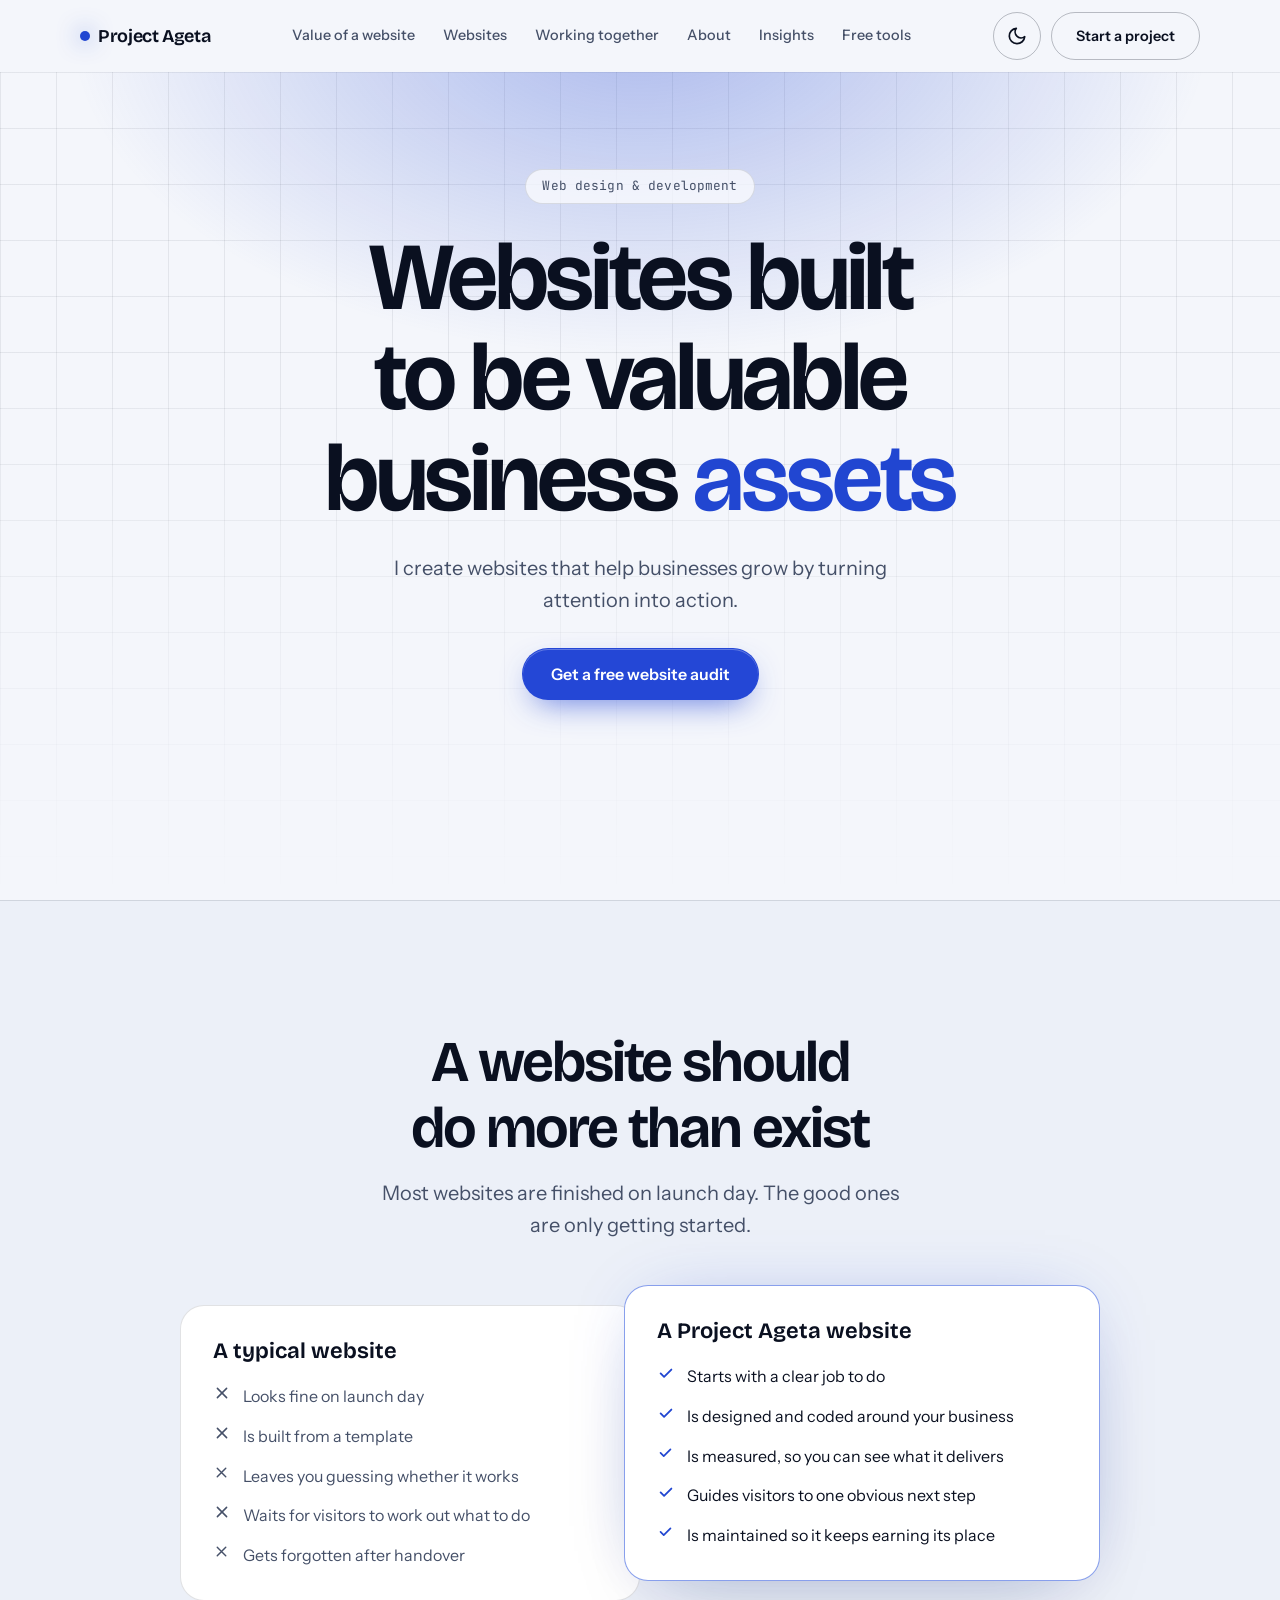
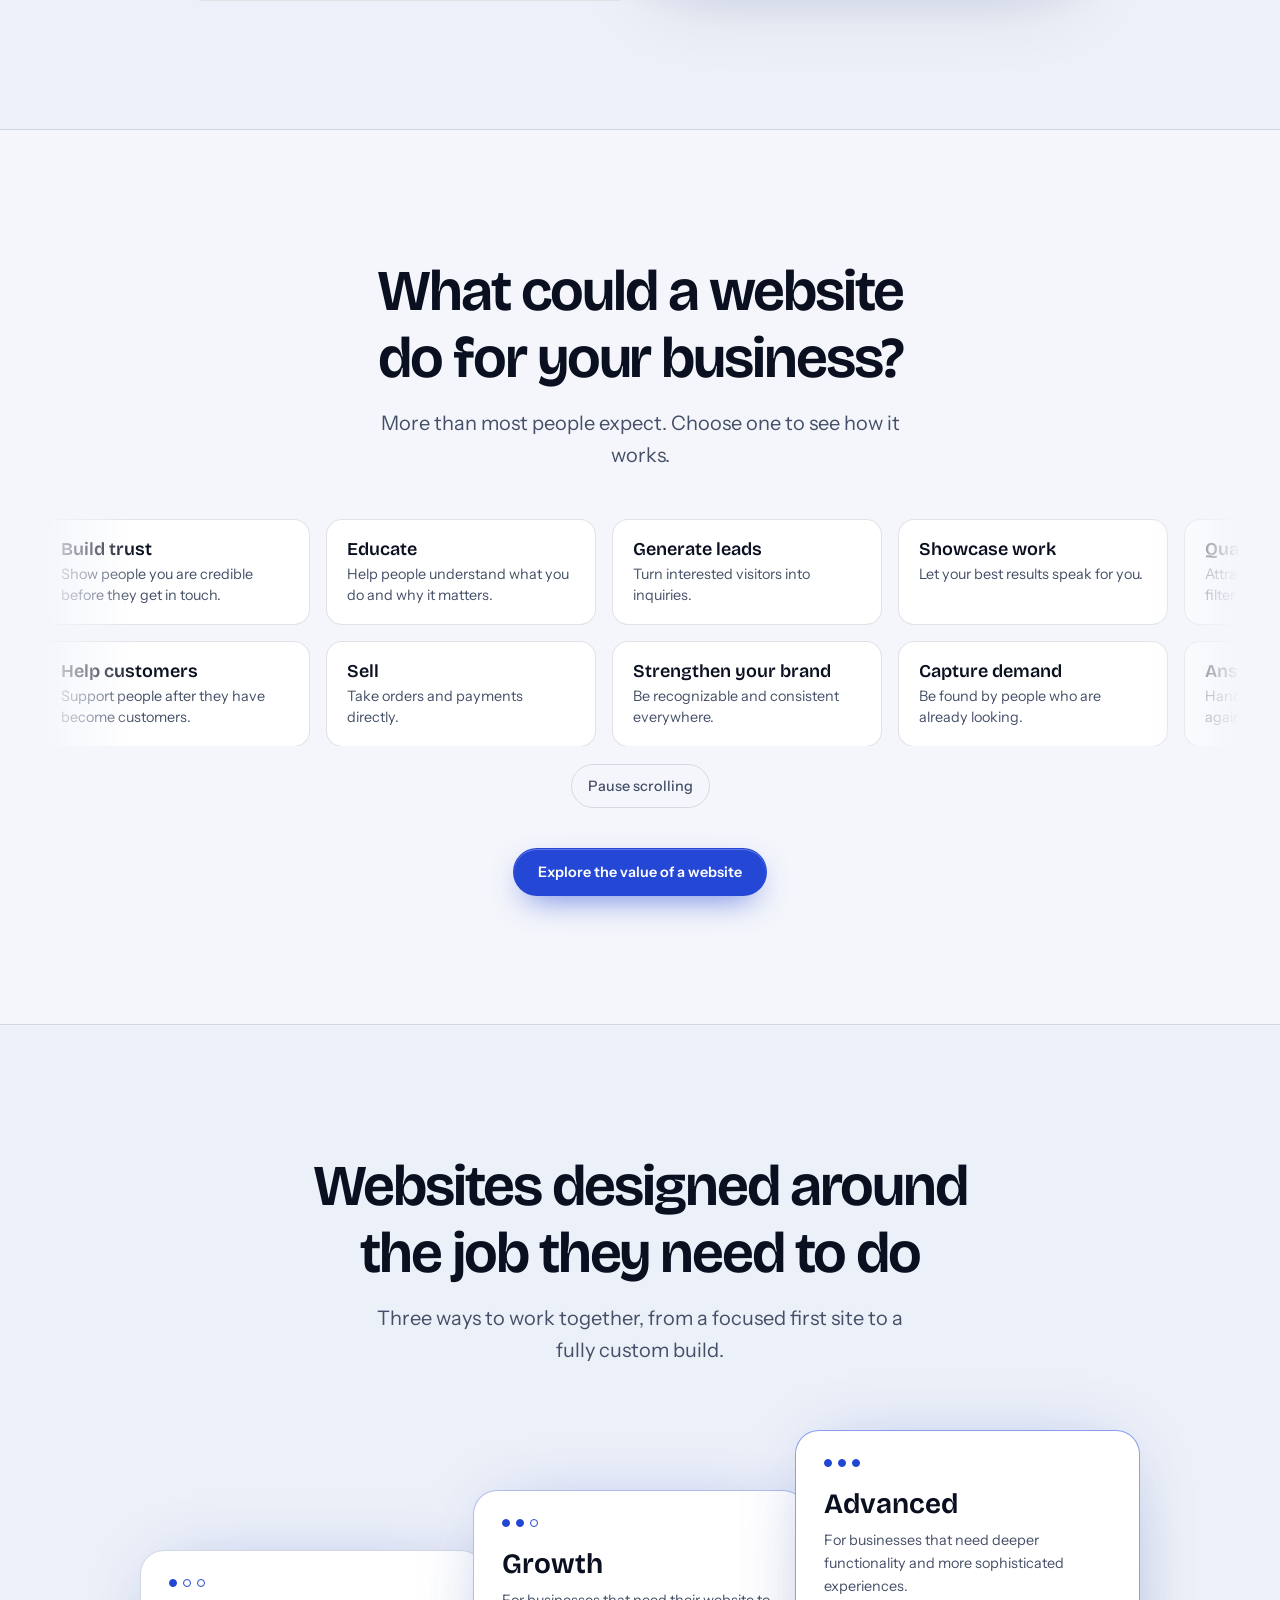
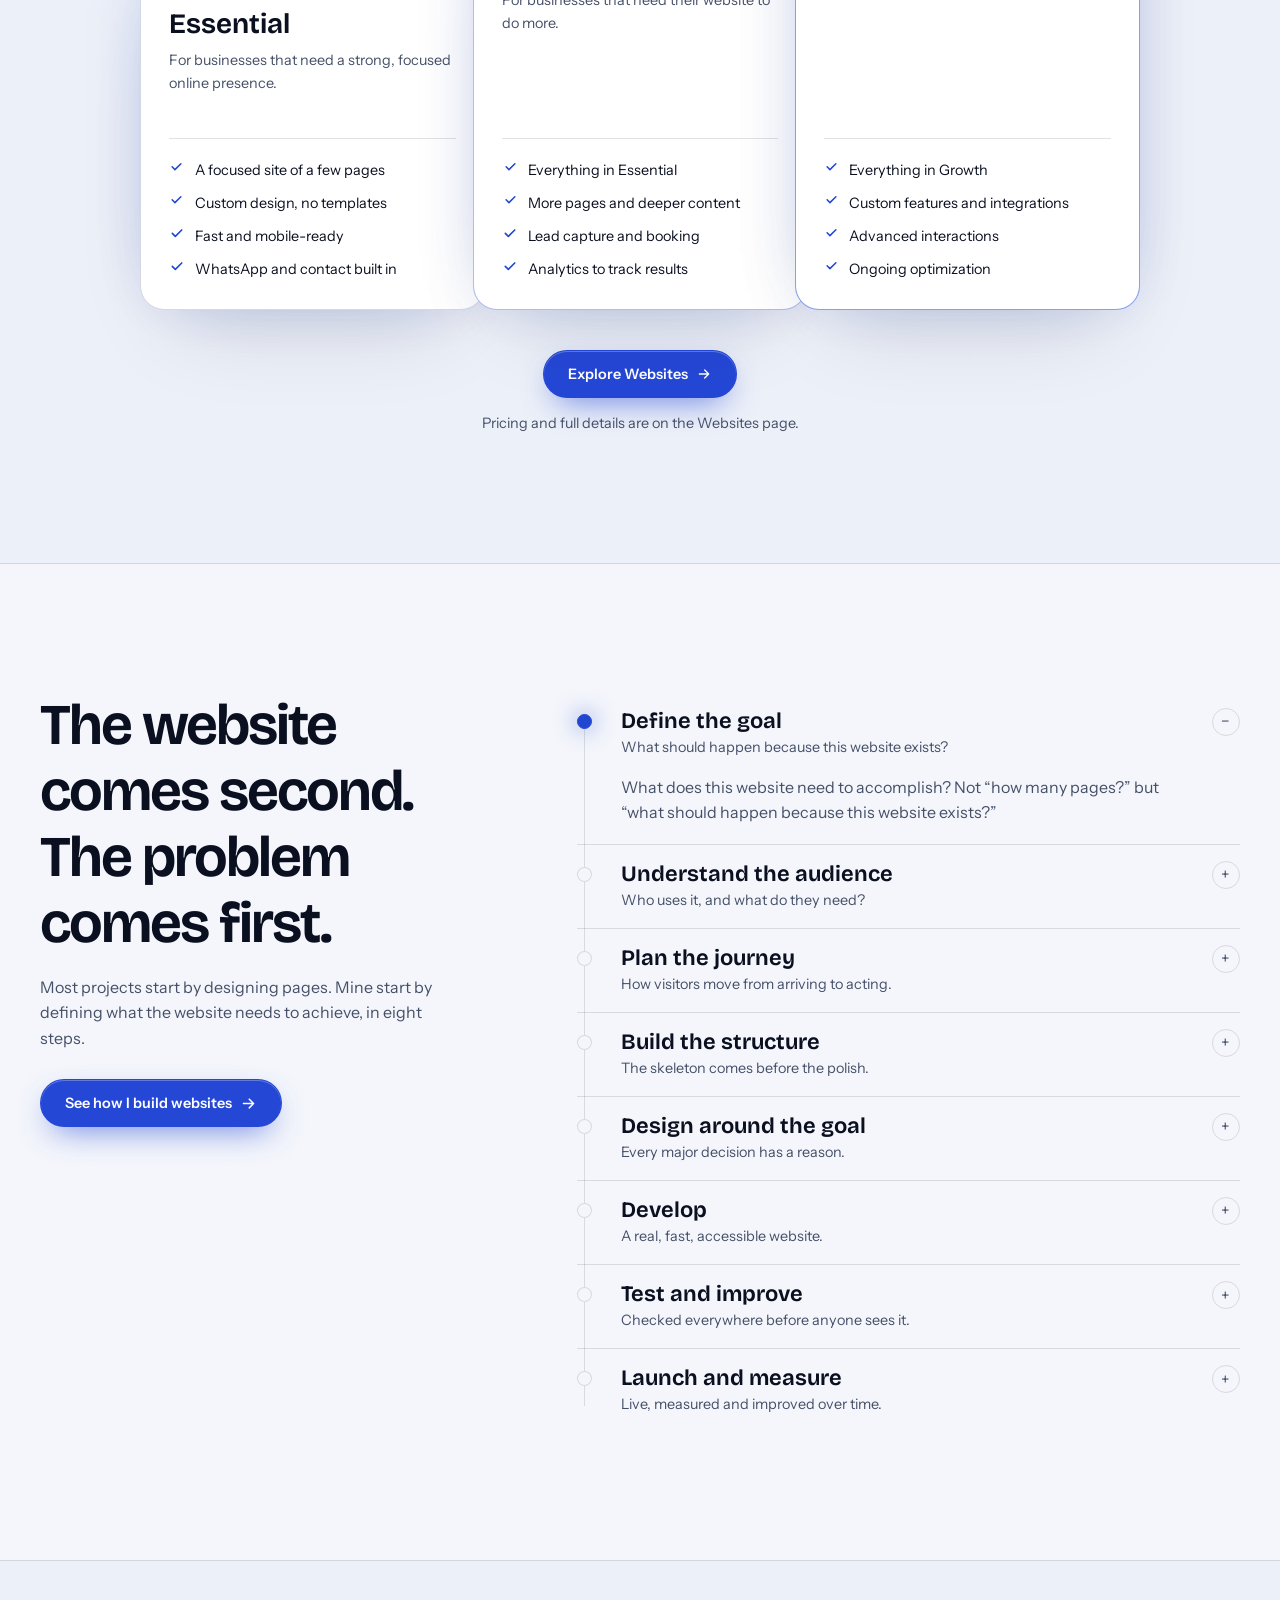
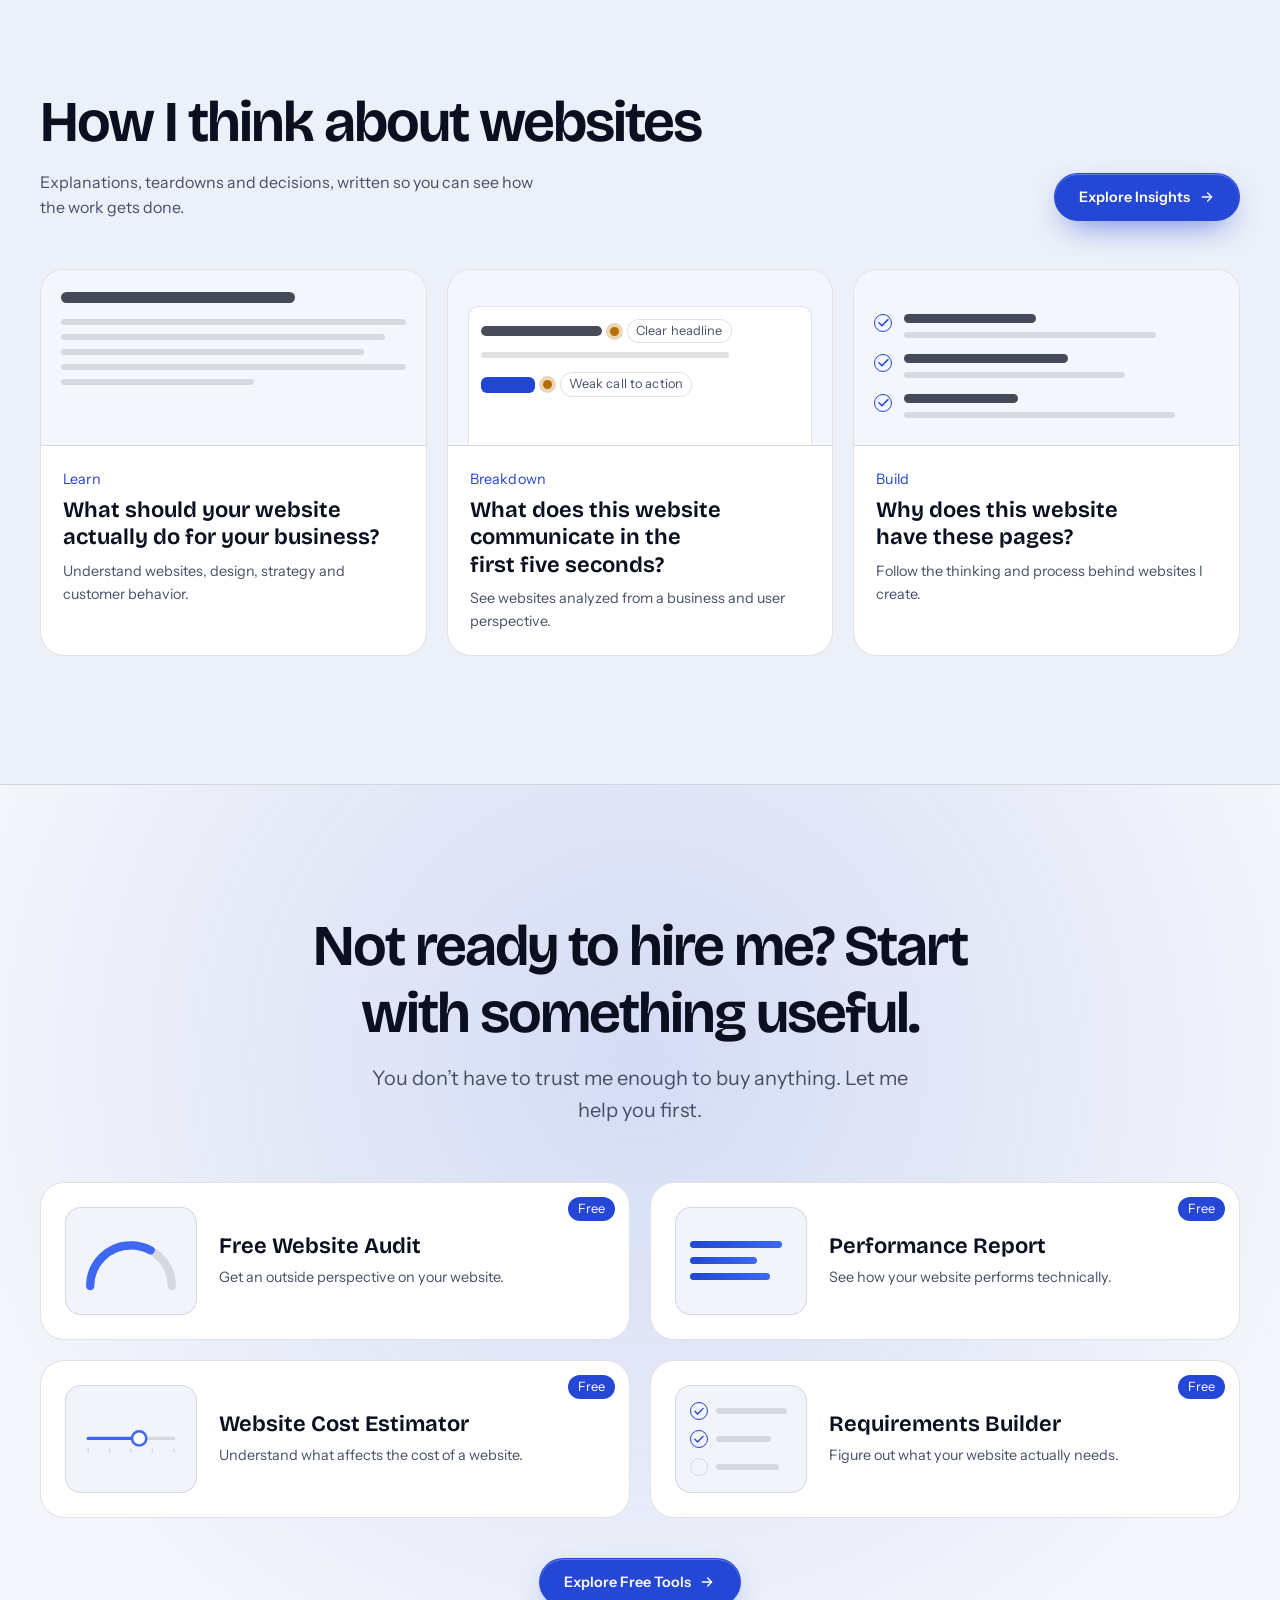
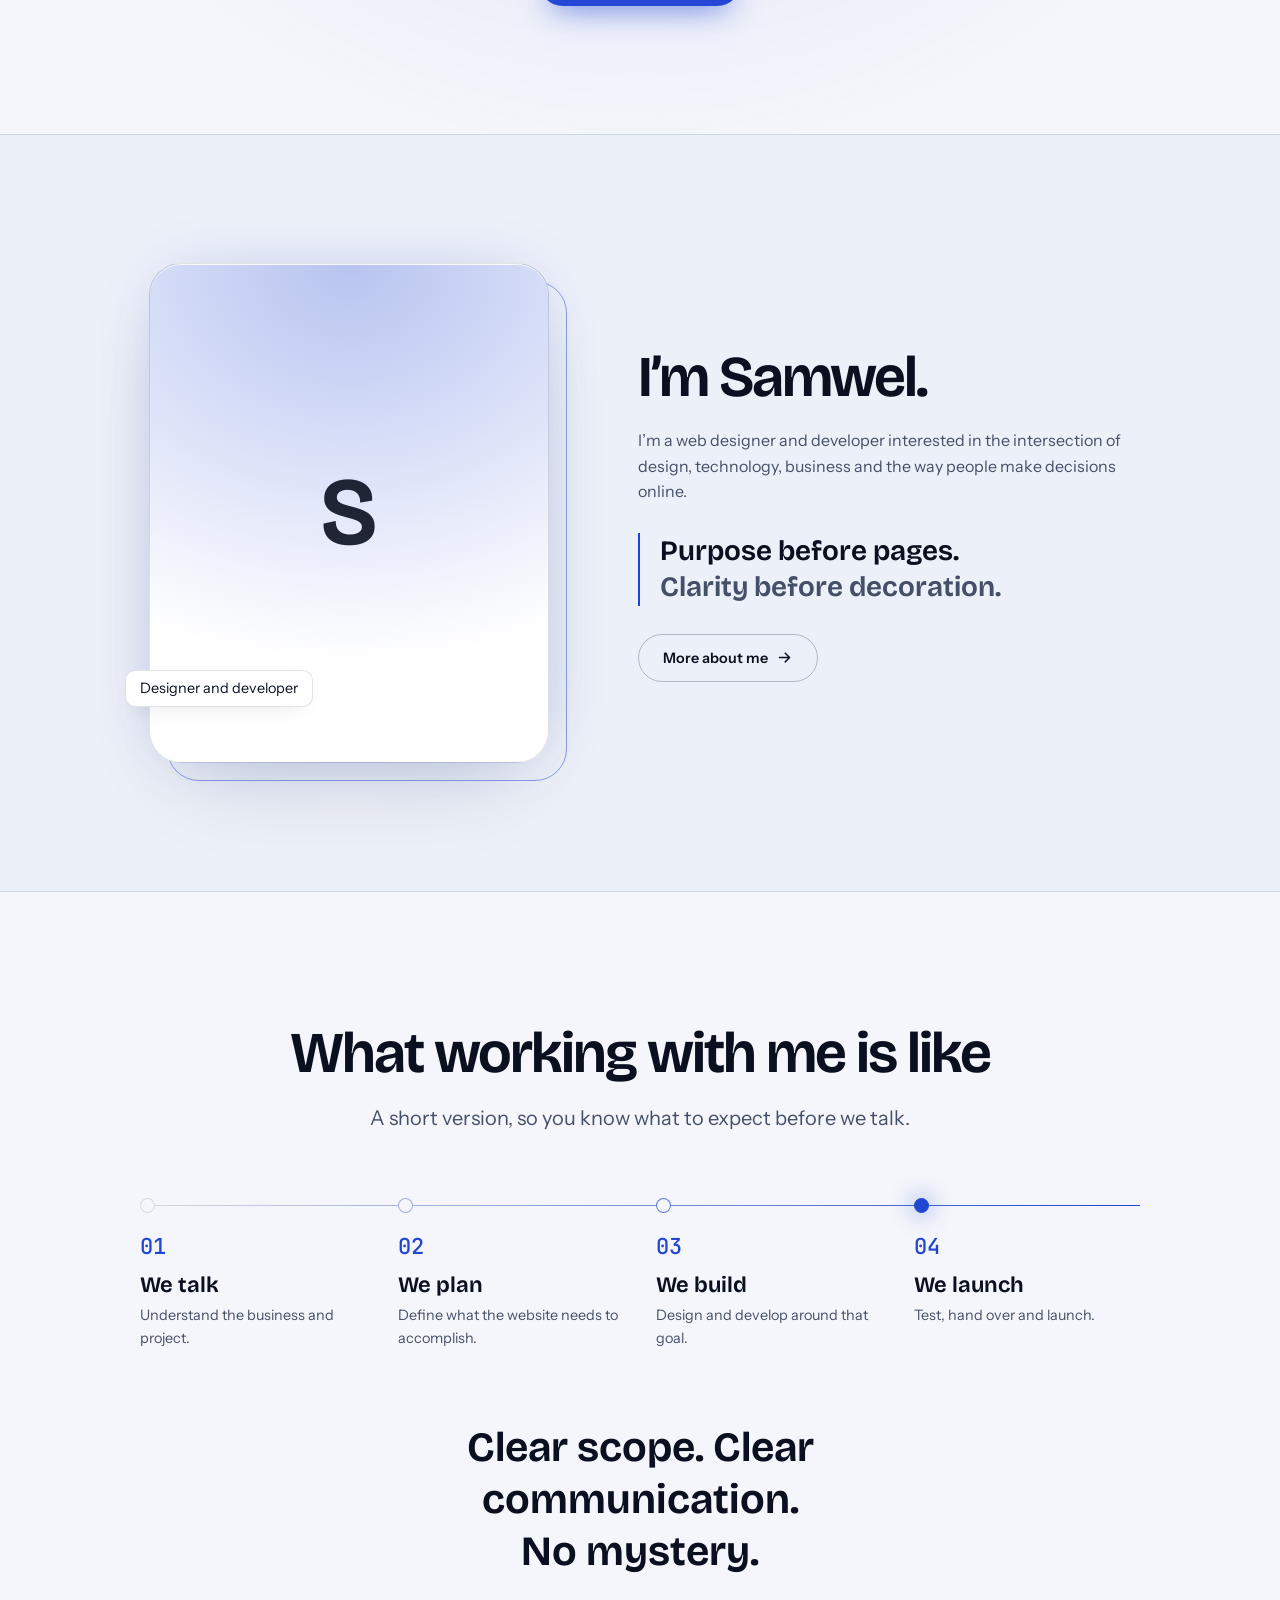
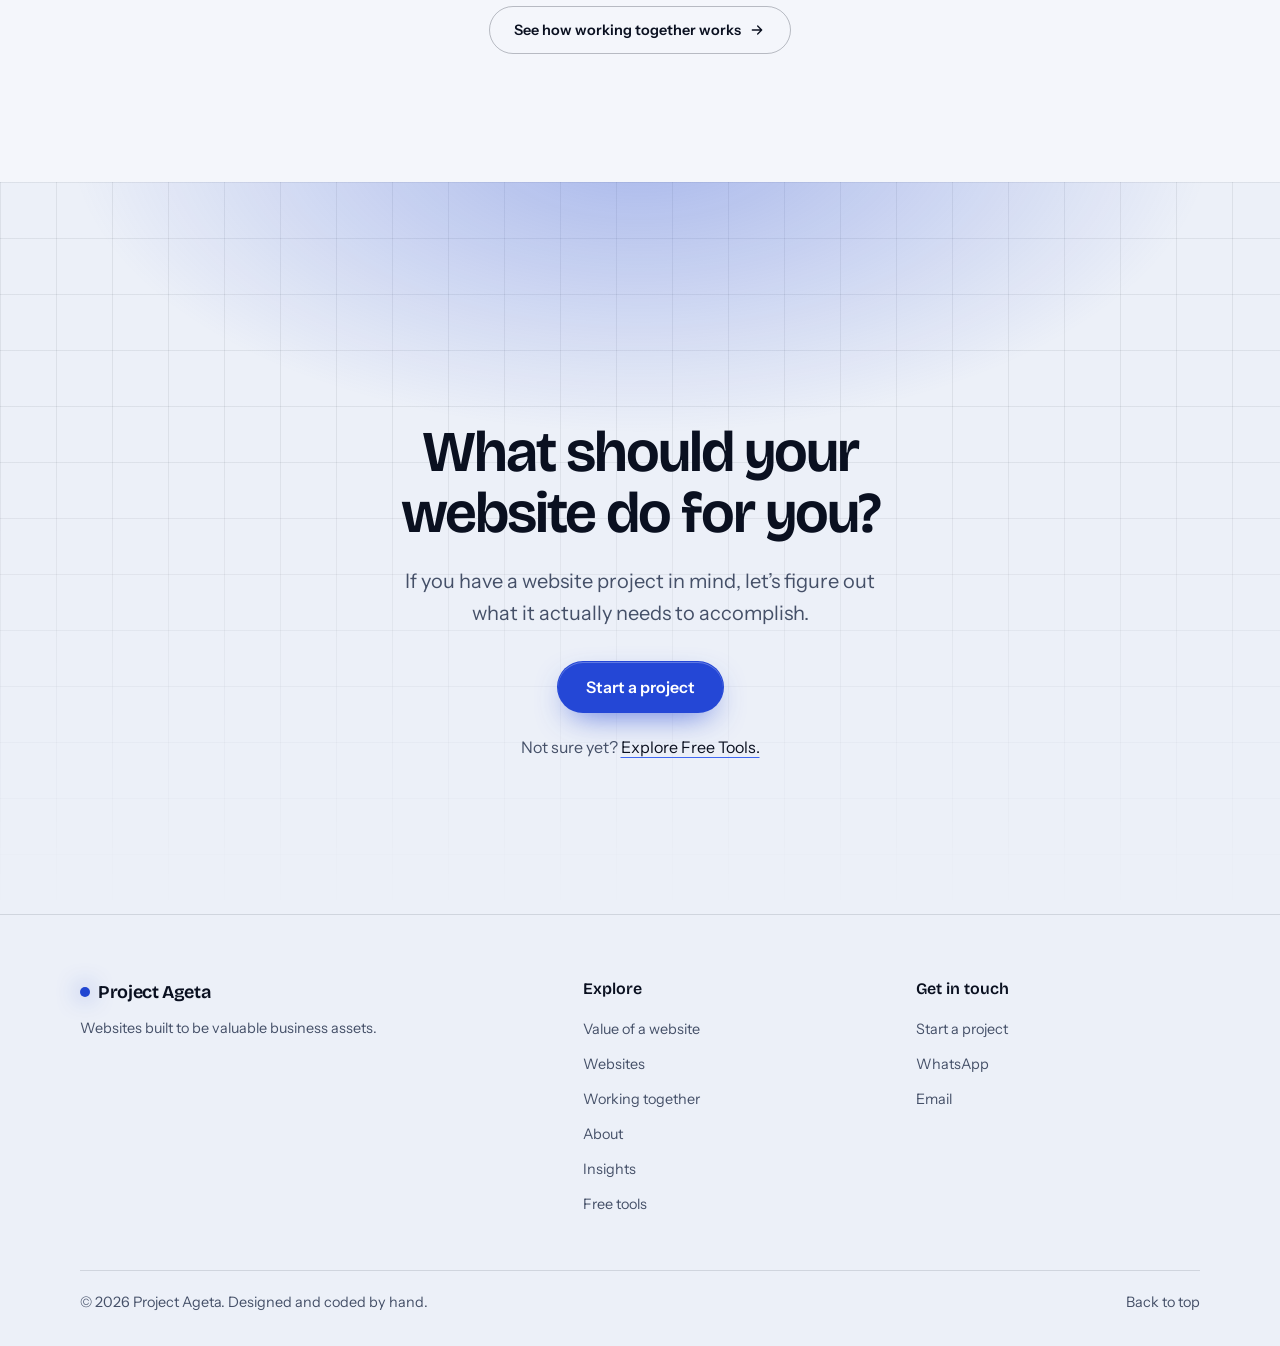
<file: index.html>
<!DOCTYPE html>
<html lang="en">
<head>
<meta charset="utf-8">
<meta name="color-scheme" content="light dark">
<meta name="theme-color" content="#F4F6FB" media="(prefers-color-scheme: light)">
<meta name="theme-color" content="#05070D" media="(prefers-color-scheme: dark)">
<meta name="viewport" content="width=device-width, initial-scale=1, viewport-fit=cover, interactive-widget=resizes-content">
<title>Project Ageta | Web design &amp; development</title>
<link rel="preconnect" href="https://fonts.googleapis.com">
<link rel="preconnect" href="https://fonts.gstatic.com" crossorigin>
<link rel="stylesheet" href="https://fonts.googleapis.com/css2?family=Bricolage+Grotesque:opsz,wght@12..96,500..800&family=Instrument+Sans:wght@400..600&family=JetBrains+Mono:wght@500&display=swap">
<link rel="stylesheet" href="styles.css">
</head>
<body class="pg-home">
<a class="skip" href="#main">Skip to main content</a>
<header class="site-header"><div class="bar"><a class="brand" href="index.html" translate="no">Project Ageta</a>
<nav id="nav" aria-label="Main"><a href="value-of-a-website.html">Value of a website</a><a href="websites.html">Websites</a><a href="working-together.html">Working together</a><a href="about.html">About</a><a href="insights.html">Insights</a><a href="free-tools.html">Free tools</a><a class="only-m" href="start-a-project.html">Start a project</a></nav>
<div class="hd-r"><button class="btn tg" id="tg" aria-label="Toggle light and dark theme"><span class="i i-theme" aria-hidden="true"></span></button><a class="btn start" href="start-a-project.html">Start a project</a><button class="btn tg burger" id="bg" aria-label="Open menu" aria-expanded="false" aria-controls="nav"><span></span><span></span><span></span></button></div></div></header>
<section class="hero">
<div class="arc" aria-hidden="true"></div>
<div class="wrap">
<div class="split">
<div class="copy" id="main" tabindex="-1">
<span class="eyebrow">Web design &amp; development</span>
<h1>Websites built to be valuable business <span class="hl">assets</span></h1>
<p class="lead">I create websites that help businesses grow by turning attention into action.</p>
<div class="cta">
<a class="btn solid" href="free-tools.html#audit" aria-describedby="n">Get a free website audit</a>
<p class="note" id="n">A dive into what’s working, what could be improved, and what your website should be doing for your business.</p>
</div>
</div>
</div>
</div>
</section>
<section class="sec" id="value">
<div class="in">
<div class="sh"><h2>A website should do more than exist</h2><p>Most websites are finished on launch day. The good ones are only getting started.</p></div>
<div class="vs">
<div class="col them"><h3>A typical website</h3><ul><li>Looks fine on launch day</li><li>Is built from a template</li><li>Leaves you guessing whether it works</li><li>Waits for visitors to work out what to do</li><li>Gets forgotten after handover</li></ul></div>
<div class="col us"><h3>A Project Ageta website</h3><ul><li>Starts with a clear job to do</li><li>Is designed and coded around your business</li><li>Is measured, so you can see what it delivers</li><li>Guides visitors to one obvious next step</li><li>Is maintained so it keeps earning its place</li></ul></div>
</div>
</div>
</section>
<section class="sec" id="uses">
<div class="in">
<div class="sh"><h2>What could a website do for your business?</h2><p>More than most people expect. Choose one to see how it works.</p></div>
<div class="mq" id="mq"><div class="mr" id="r1"></div><div class="mr rev" id="r2"></div></div>
<div class="mqw"><button class="pz" id="mp" type="button" aria-pressed="false">Pause scrolling</button></div>
<div class="more"><a class="btn solid" href="value-of-a-website.html">Explore the value of a website</a></div>
</div>
</section>
<section class="sec" id="build">
<div class="in">
<div class="sh"><h2>Websites designed around the job they need to do</h2><p>Three ways to work together, from a focused first site to a fully custom build.</p></div>
<div class="tiers">
<div class="tier t1"><div class="lv" aria-hidden="true"><i class="on"></i><i></i><i></i></div><h3>Essential</h3><p class="for">For businesses that need a strong, focused online presence.</p><ul><li>A focused site of a few pages</li><li>Custom design, no templates</li><li>Fast and mobile-ready</li><li>WhatsApp and contact built in</li></ul></div>
<div class="tier t2"><div class="lv" aria-hidden="true"><i class="on"></i><i class="on"></i><i></i></div><h3>Growth</h3><p class="for">For businesses that need their website to do more.</p><ul><li>Everything in Essential</li><li>More pages and deeper content</li><li>Lead capture and booking</li><li>Analytics to track results</li></ul></div>
<div class="tier t3"><div class="lv" aria-hidden="true"><i class="on"></i><i class="on"></i><i class="on"></i></div><h3>Advanced</h3><p class="for">For businesses that need deeper functionality and more sophisticated experiences.</p><ul><li>Everything in Growth</li><li>Custom features and integrations</li><li>Advanced interactions</li><li>Ongoing optimization</li></ul></div>
</div>
<div class="more"><a class="btn solid" href="websites.html">Explore Websites<span class="i i-arrow" aria-hidden="true"></span></a></div>
<p class="fine">Pricing and full details are on the Websites page.</p>
</div>
</section>
<section class="sec" id="how">
<div class="in how">
<div class="left"><h2>The website comes second. The problem comes first.</h2><p class="sub">Most projects start by designing pages. Mine start by defining what the website needs to achieve, in eight steps.</p><a class="btn solid" href="websites.html#process">See how I build websites<span class="i i-arrow" aria-hidden="true"></span></a></div>
<ol class="tl"><li><details name="how" open><summary><div><b>Define the goal</b><span>What should happen because this website exists?</span></div></summary><p>What does this website need to accomplish? Not “how many pages?” but “what should happen because this website exists?”</p></details></li><li><details name="how"><summary><div><b>Understand the audience</b><span>Who uses it, and what do they need?</span></div></summary><p>Who is actually using the website? What do they want, what questions do they have, what objections, and what would make them trust the business?</p></details></li><li><details name="how"><summary><div><b>Plan the journey</b><span>How visitors move from arriving to acting.</span></div></summary><p>Every visit follows a path. Planning it decides what information the site needs, and in what order.</p></details></li><li><details name="how"><summary><div><b>Build the structure</b><span>The skeleton comes before the polish.</span></div></summary><p>The skeleton comes before any visual polish, so the site is organized around the journey.</p></details></li><li><details name="how"><summary><div><b>Design around the goal</b><span>Every major decision has a reason.</span></div></summary><p>Typography, spacing, imagery, color, visual hierarchy and interactions, all chosen on purpose. Every major decision has a reason.</p></details></li><li><details name="how"><summary><div><b>Develop</b><span>A real, fast, accessible website.</span></div></summary><p>The design becomes a real website that is responsive, fast, accessible, functional and maintainable.</p></details></li><li><details name="how"><summary><div><b>Test and improve</b><span>Checked everywhere before anyone sees it.</span></div></summary><p>Mobile, desktop, different browsers, forms, links, performance, accessibility and user flows are all checked. Then it is refined.</p></details></li><li><details name="how"><summary><div><b>Launch and measure</b><span>Live, measured and improved over time.</span></div></summary><p>The website goes live, but the work doesn’t necessarily end there. If appropriate, we measure traffic, inquiries, conversions, engagement and performance, then improve the asset over time.</p></details></li></ol>
</div>
</section>
<section class="sec" id="thinking">
<div class="in">
<div class="think-h"><div><h2>How I think about websites</h2><p>Explanations, teardowns and decisions, written so you can see how the work gets done.</p></div><a class="btn solid" href="insights.html">Explore Insights<span class="i i-arrow" aria-hidden="true"></span></a></div>
<div class="docs">
<a class="doc" href="insights.html#learn"><div class="pv" aria-hidden="true"><span class="ln h" style="width:68%"></span><span class="ln"></span><span class="ln" style="width:94%"></span><span class="ln" style="width:88%"></span><span class="ln"></span><span class="ln" style="width:56%"></span></div><div class="docb"><span class="kind">Learn</span><h3>What should your website actually do for your business?</h3><p class="d">Understand websites, design, strategy and customer behavior.</p></div></a>
<a class="doc" href="insights.html#breakdowns"><div class="pv" aria-hidden="true"><div class="wf"><div class="wr" style="margin-top:0"><span class="ln" style="width:38%;height:10px;background:var(--color-text);opacity:.75"></span><i class="dc"></i><span class="pill">Clear headline</span></div><span class="ln" style="width:78%"></span><div class="wr" style="margin-top:14px"><span class="bt"></span><i class="dc"></i><span class="pill">Weak call to action</span></div></div></div><div class="docb"><span class="kind">Breakdown</span><h3>What does this website communicate in the first five seconds?</h3><p class="d">See websites analyzed from a business and user perspective.</p></div></a>
<a class="doc" href="insights.html#builds"><div class="pv" aria-hidden="true"><div class="dr"><i class="tk"><span class="i i-check" aria-hidden="true"></span></i><div><span class="ln" style="width:42%;height:9px;margin:0;background:var(--color-text);opacity:.75"></span><span class="ln" style="width:80%"></span></div></div><div class="dr"><i class="tk"><span class="i i-check" aria-hidden="true"></span></i><div><span class="ln" style="width:52%;height:9px;margin:0;background:var(--color-text);opacity:.75"></span><span class="ln" style="width:70%"></span></div></div><div class="dr"><i class="tk"><span class="i i-check" aria-hidden="true"></span></i><div><span class="ln" style="width:36%;height:9px;margin:0;background:var(--color-text);opacity:.75"></span><span class="ln" style="width:86%"></span></div></div></div><div class="docb"><span class="kind">Build</span><h3>Why does this website have these pages?</h3><p class="d">Follow the thinking and process behind websites I create.</p></div></a>
</div>
</div>
</section>
<section class="sec tools" id="tools">
<div class="in">
<div class="sh"><h2>Not ready to hire me? Start with something useful.</h2><p>You don’t have to trust me enough to buy anything. Let me help you first.</p></div>
<div class="tg4">
<a class="tool" href="free-tools.html#audit"><span class="free">Free</span><div class="tv" aria-hidden="true"><svg viewBox="0 0 100 60"><path d="M10 55A40 40 0 0 1 90 55" fill="none" stroke="var(--color-border)" stroke-width="8" stroke-linecap="round" pathLength="100"/><path d="M10 55A40 40 0 0 1 90 55" fill="none" stroke="var(--color-accent-bright)" stroke-width="8" stroke-linecap="round" pathLength="100" stroke-dasharray="66 100"/></svg></div><div><h3>Free Website Audit</h3><p class="d">Get an outside perspective on your website.</p></div></a>
<a class="tool" href="free-tools.html#performance"><span class="free">Free</span><div class="tv" aria-hidden="true"><div class="sp"><i style="width:90%"></i><i style="width:66%"></i><i style="width:78%"></i></div></div><div><h3>Performance Report</h3><p class="d">See how your website performs technically.</p></div></a>
<a class="tool" href="free-tools.html#estimator"><span class="free">Free</span><div class="tv" aria-hidden="true"><svg viewBox="0 0 100 40"><path d="M8 20H92" stroke="var(--color-border)" stroke-width="3" stroke-linecap="round"/><path d="M8 20H58" stroke="var(--color-accent-bright)" stroke-width="3" stroke-linecap="round"/><path d="M8 30v4M29 30v4M50 30v4M71 30v4M92 30v4" stroke="var(--color-border)" stroke-width="1.5"/><circle cx="58" cy="20" r="7" fill="var(--color-surface)" stroke="var(--color-accent-bright)" stroke-width="2.5"/></svg></div><div><h3>Website Cost Estimator</h3><p class="d">Understand what affects the cost of a website.</p></div></a>
<a class="tool" href="free-tools.html#requirements"><span class="free">Free</span><div class="tv" aria-hidden="true"><div class="ck"><div class="wr"><i class="tk"><span class="i i-check" aria-hidden="true"></span></i><span class="ln" style="width:70%"></span></div><div class="wr"><i class="tk"><span class="i i-check" aria-hidden="true"></span></i><span class="ln" style="width:54%"></span></div><div class="wr"><i class="tk e"></i><span class="ln" style="width:62%"></span></div></div></div><div><h3>Requirements Builder</h3><p class="d">Figure out what your website actually needs.</p></div></a>
</div>
<div class="more"><a class="btn solid" href="free-tools.html">Explore Free Tools<span class="i i-arrow" aria-hidden="true"></span></a></div>
</div>
</section>
<section class="sec" id="who">
<div class="who">
<div class="ph"><div class="pf"><div class="mono" aria-hidden="true">S</div></div><span class="atag">Designer and developer</span></div>
<div><h2>I’m Samwel.</h2>
<p class="t">I’m a web designer and developer interested in the intersection of design, technology, business and the way people make decisions online.</p>
<blockquote class="q"><span>Purpose before pages.</span><span>Clarity before decoration.</span></blockquote>
<a class="btn" href="about.html">More about me<span class="i i-arrow" aria-hidden="true"></span></a></div>
</div>
</section>
<section class="sec" id="working">
<div class="in">
<div class="sh"><h2>What working with me is like</h2><p>A short version, so you know what to expect before we talk.</p></div>
<div class="strip">
<div class="st"><span class="n">01</span><h3>We talk</h3><p>Understand the business and project.</p></div>
<div class="st"><span class="n">02</span><h3>We plan</h3><p>Define what the website needs to accomplish.</p></div>
<div class="st"><span class="n">03</span><h3>We build</h3><p>Design and develop around that goal.</p></div>
<div class="st"><span class="n">04</span><h3>We launch</h3><p>Test, hand over and launch.</p></div>
</div>
<div class="close"><p>Clear scope. Clear communication. No mystery.</p><a class="btn" href="working-together.html">See how working together works<span class="i i-arrow" aria-hidden="true"></span></a></div>
</div>
</section>
<section class="sec end" id="start">
<div class="arc hi" aria-hidden="true"></div>
<div class="in">
<h2>What should your website do for you?</h2>
<p class="lead2">If you have a website project in mind, let’s figure out what it actually needs to accomplish.</p>
<a class="btn solid" href="start-a-project.html">Start a project</a>
<p class="alt">Not sure yet? <a href="free-tools.html">Explore Free Tools.</a></p>
</div>
</section>
<footer>
<div class="ft">
<div><a class="brand" href="index.html" translate="no">Project Ageta</a><p>Websites built to be valuable business assets.</p></div>
<div><h3>Explore</h3><ul><li><a href="value-of-a-website.html">Value of a website</a></li><li><a href="websites.html">Websites</a></li><li><a href="working-together.html">Working together</a></li><li><a href="about.html">About</a></li><li><a href="insights.html">Insights</a></li><li><a href="free-tools.html">Free tools</a></li></ul></div>
<div><h3>Get in touch</h3><ul><li><a href="start-a-project.html">Start a project</a></li><li><a href="https://wa.me/" data-contact="wa">WhatsApp</a></li><li><a href="mailto:" data-contact="email">Email</a></li></ul></div>
</div>
<div class="fb"><span>&copy; 2026 Project Ageta. Designed and coded by hand.</span><a href="#">Back to top</a></div>
</footer>
<script src="script.js" defer></script>
</body>
</html>
</file>
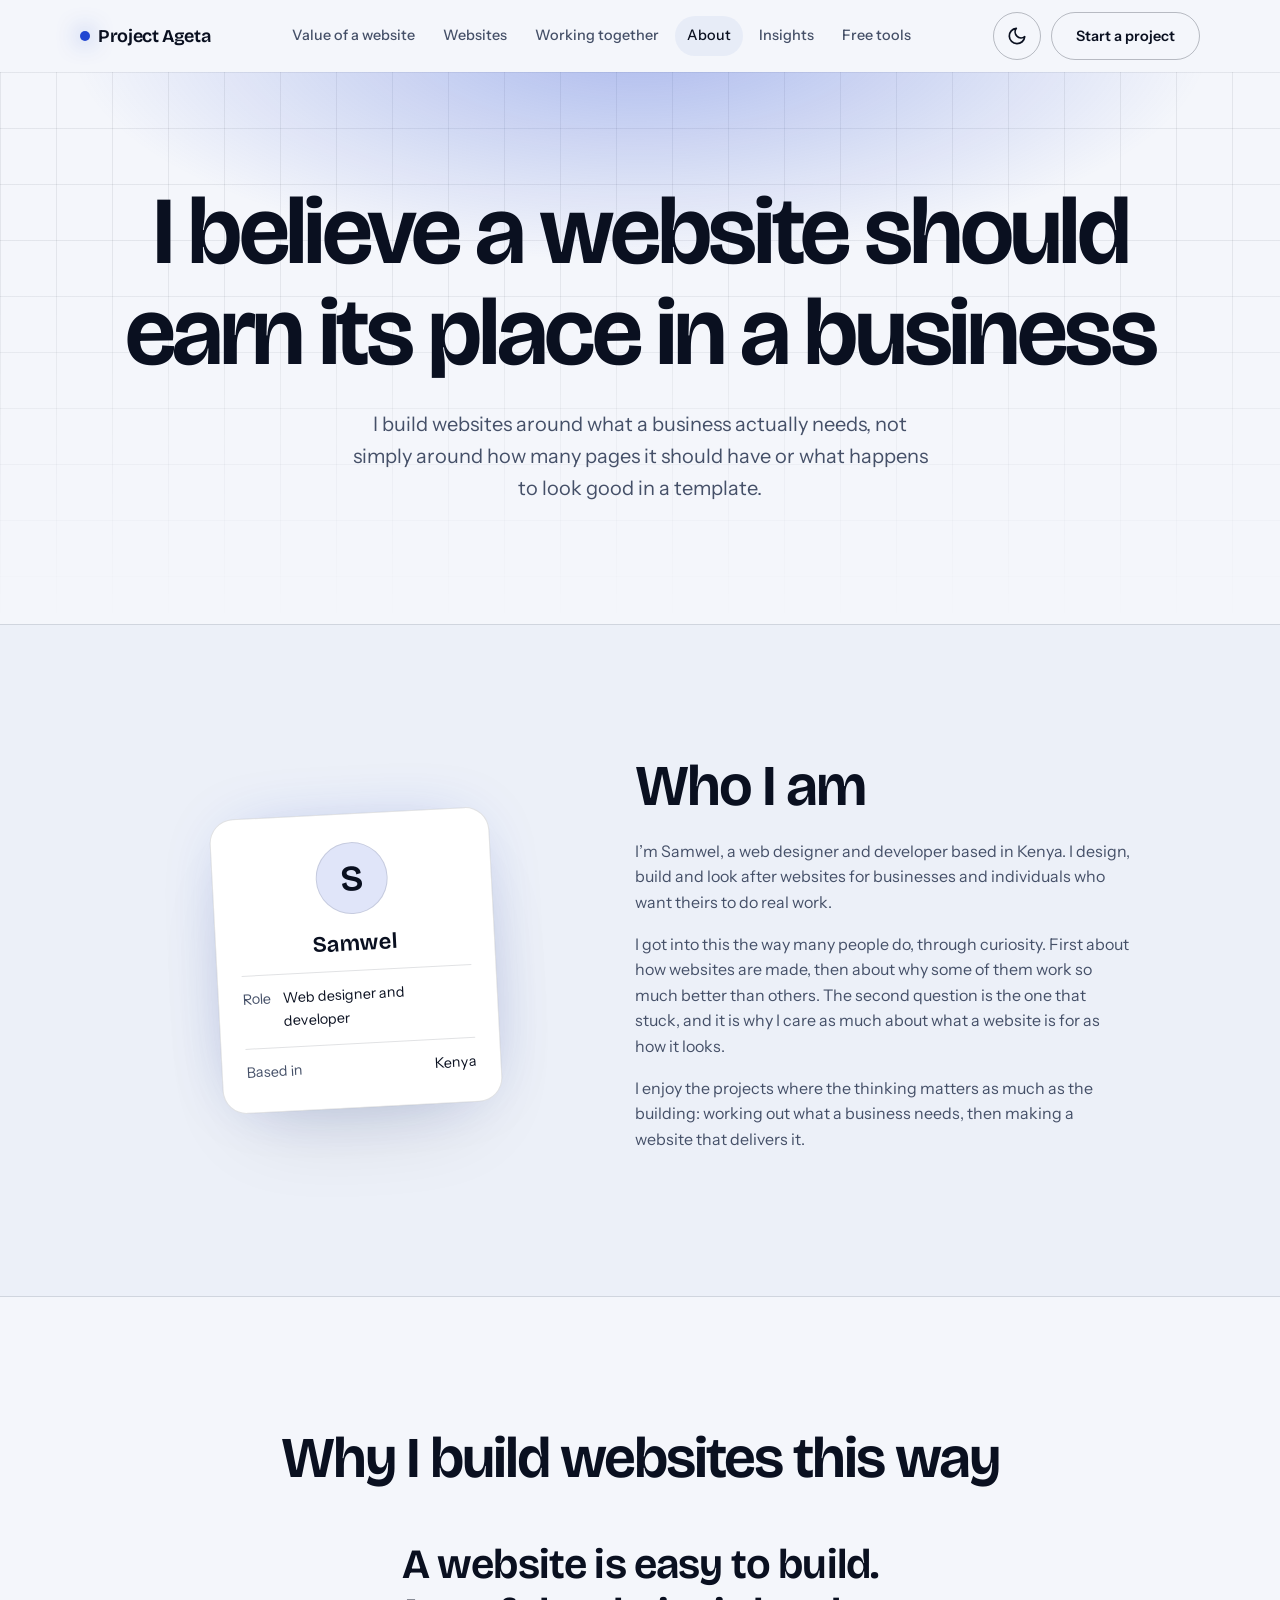
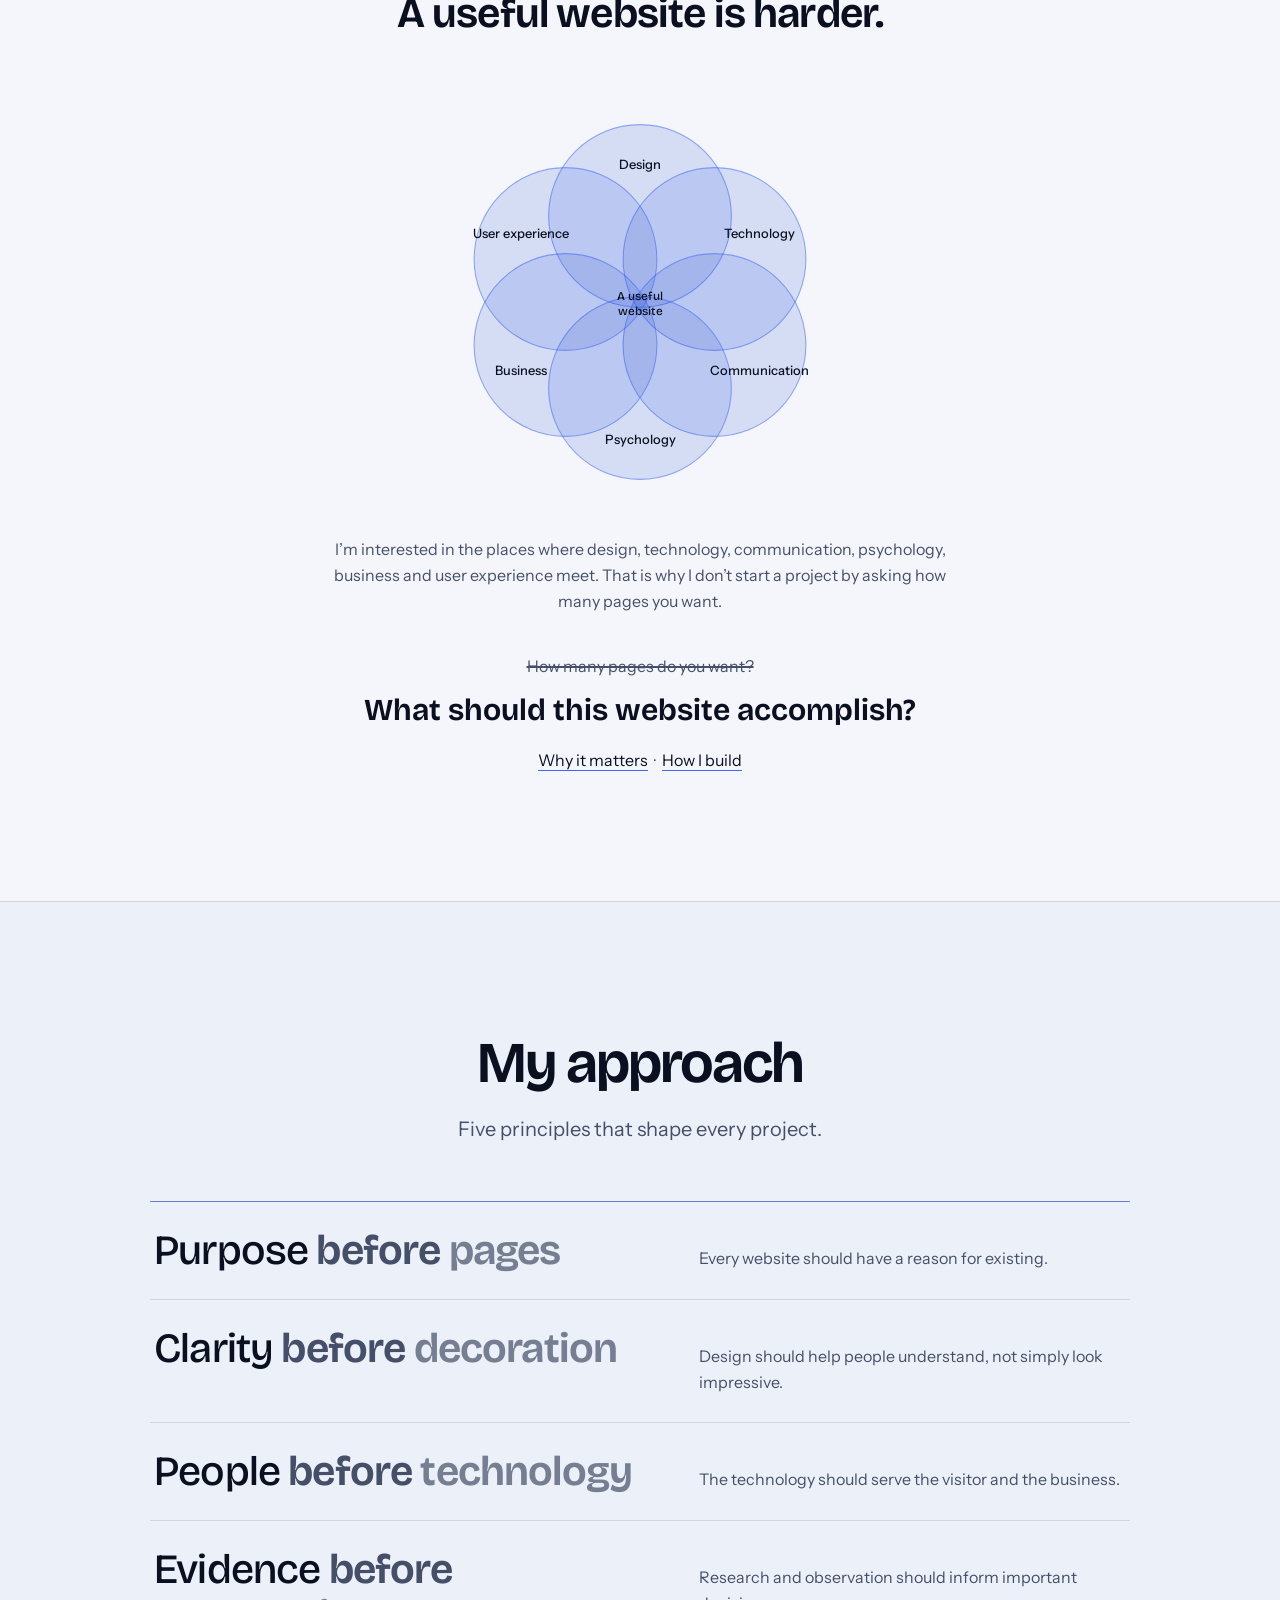
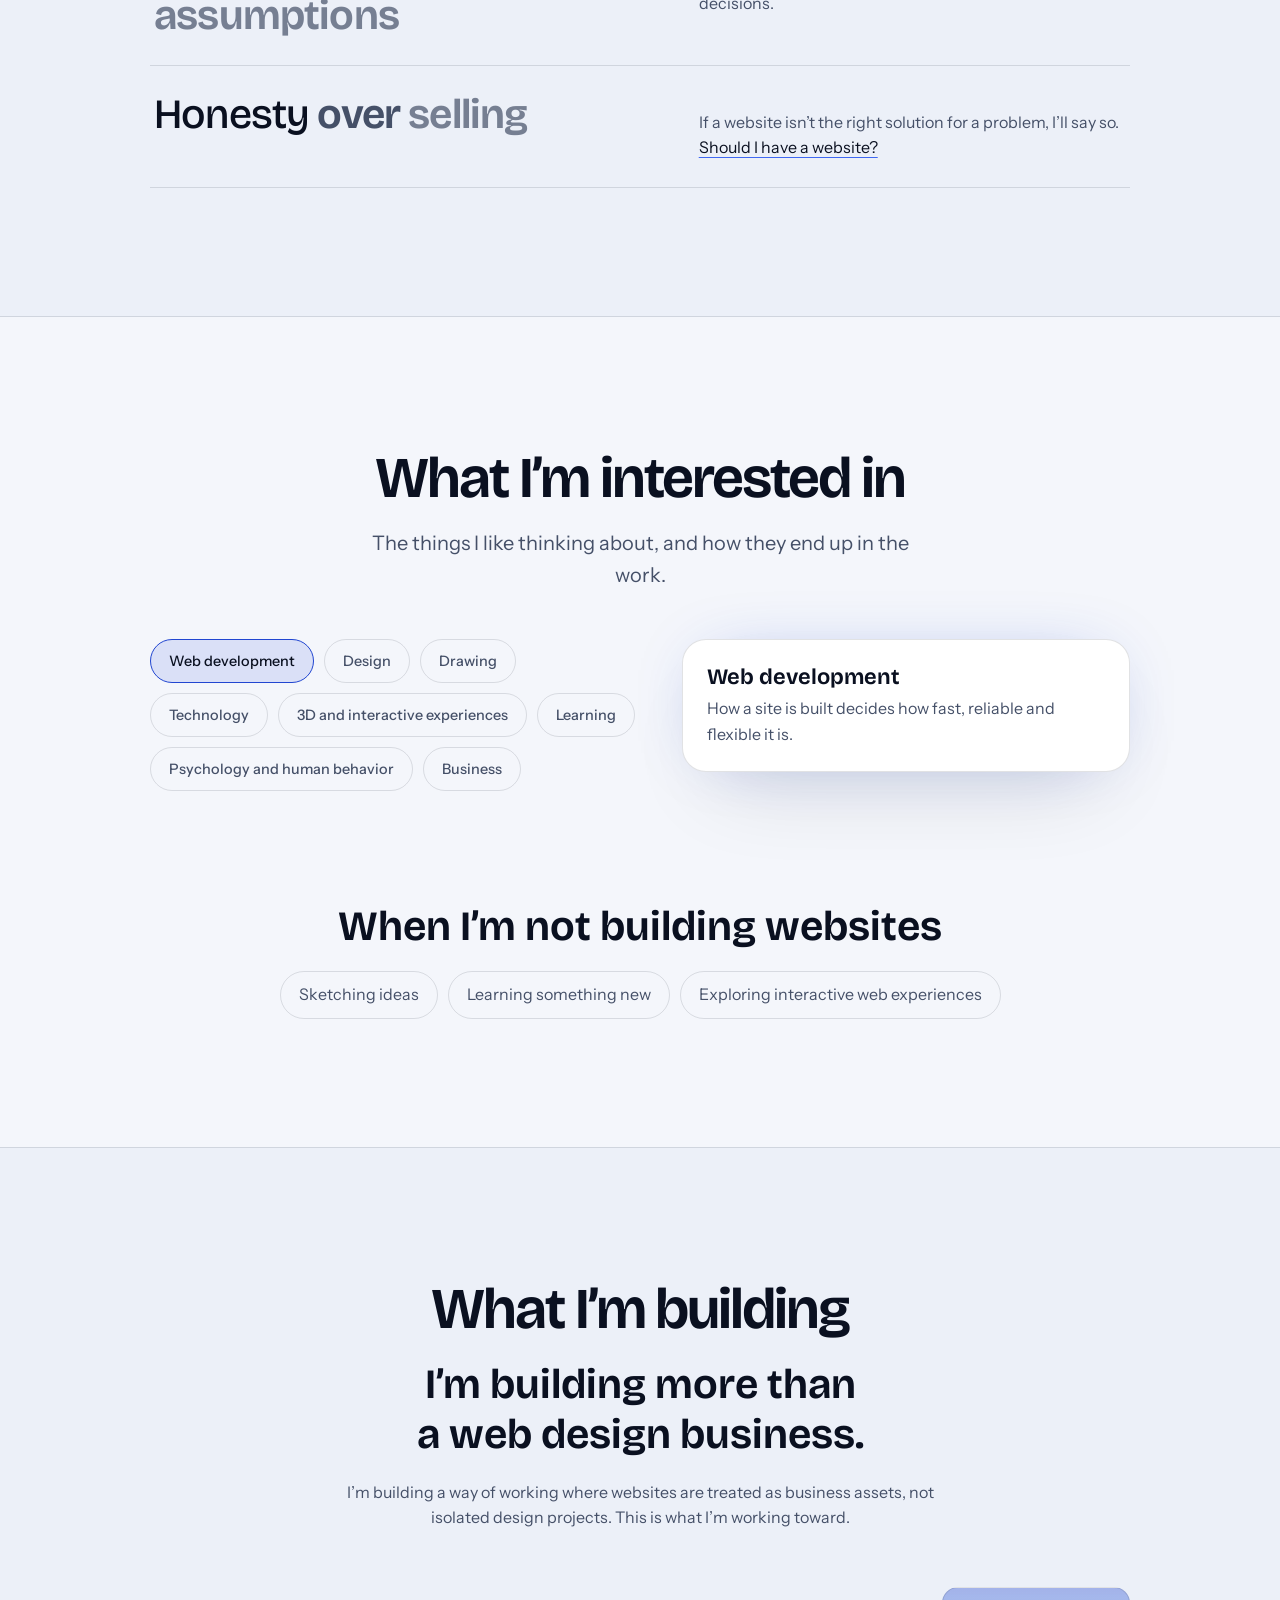
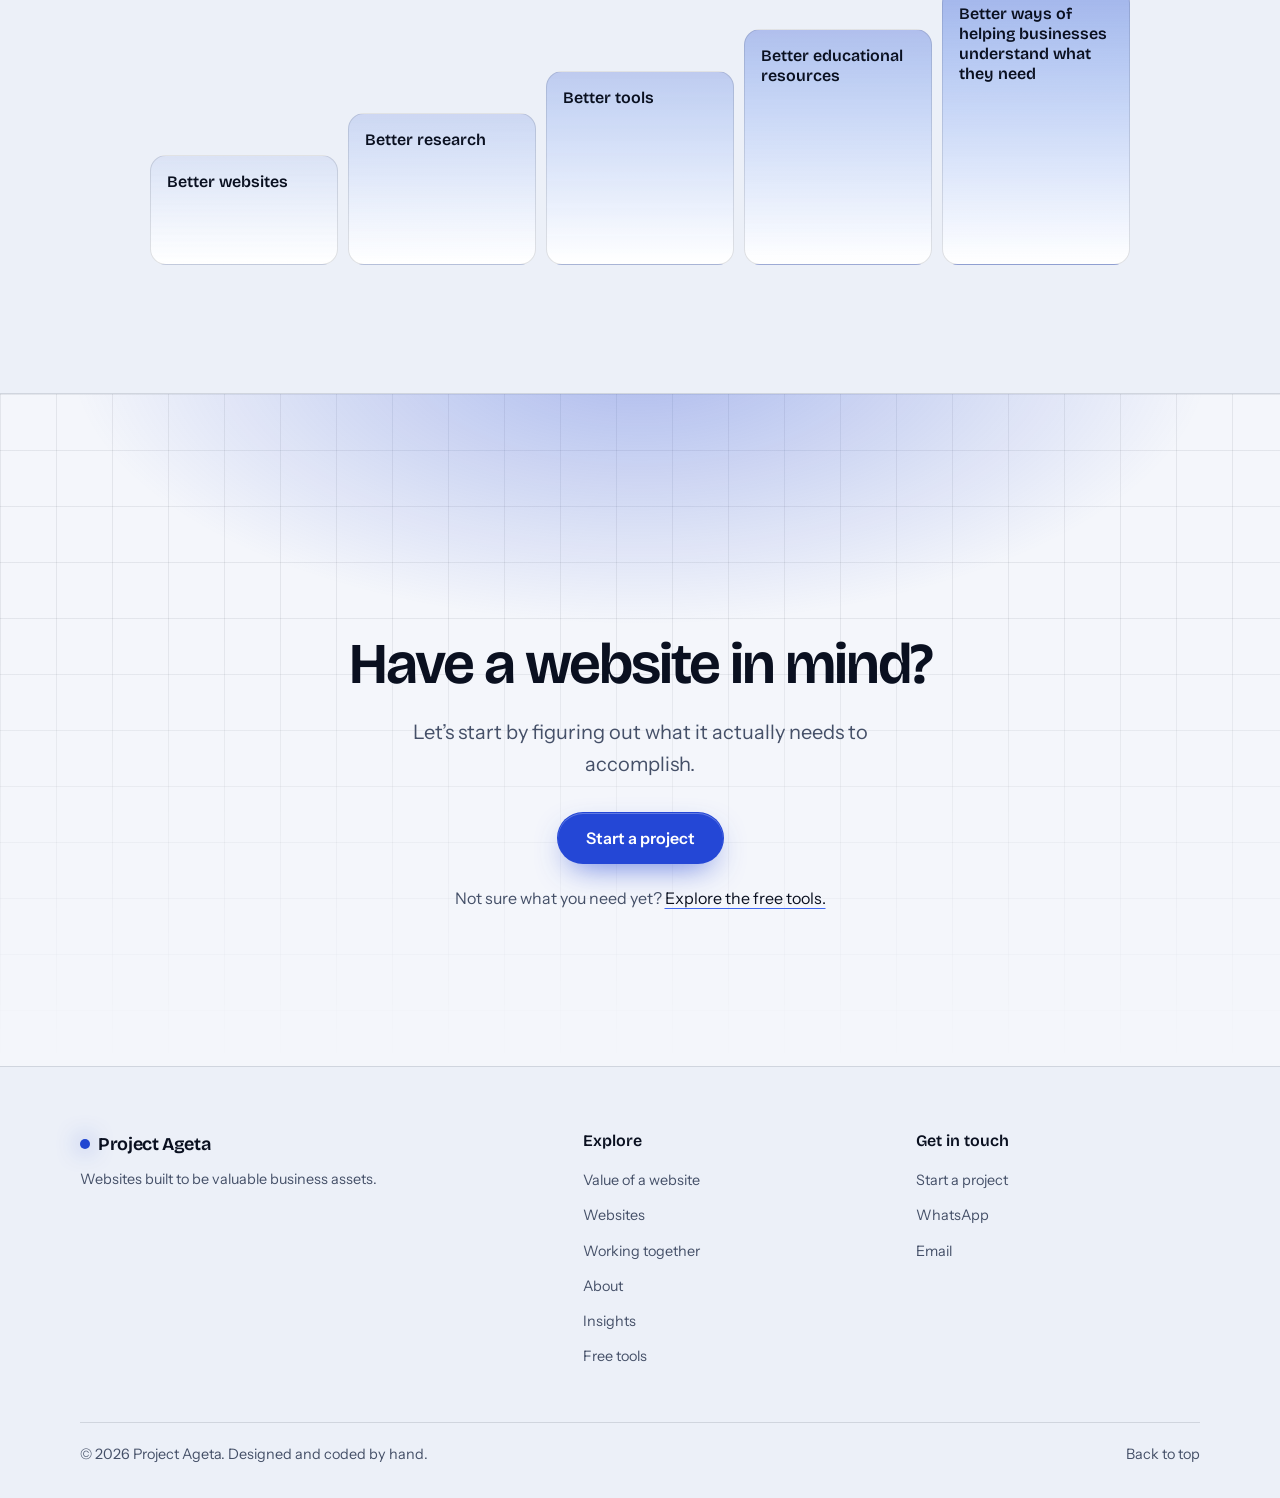
<file: about.html>
<!DOCTYPE html>
<html lang="en">
<head>
<meta charset="utf-8">
<meta name="color-scheme" content="light dark">
<meta name="theme-color" content="#F4F6FB" media="(prefers-color-scheme: light)">
<meta name="theme-color" content="#05070D" media="(prefers-color-scheme: dark)">
<meta name="viewport" content="width=device-width, initial-scale=1, viewport-fit=cover, interactive-widget=resizes-content">
<title>About | Project Ageta</title>
<link rel="preconnect" href="https://fonts.googleapis.com">
<link rel="preconnect" href="https://fonts.gstatic.com" crossorigin>
<link rel="stylesheet" href="https://fonts.googleapis.com/css2?family=Bricolage+Grotesque:opsz,wght@12..96,500..800&family=Instrument+Sans:wght@400..600&family=JetBrains+Mono:wght@500&display=swap">
<link rel="stylesheet" href="styles.css">
</head>
<body class="pg-about">
<a class="skip" href="#main">Skip to main content</a>
<header class="site-header"><div class="bar"><a class="brand" href="index.html" translate="no">Project Ageta</a>
<nav id="nav" aria-label="Main"><a href="value-of-a-website.html">Value of a website</a><a href="websites.html">Websites</a><a href="working-together.html">Working together</a><a href="about.html" aria-current="page">About</a><a href="insights.html">Insights</a><a href="free-tools.html">Free tools</a><a class="only-m" href="start-a-project.html">Start a project</a></nav>
<div class="hd-r"><button class="btn tg" id="tg" aria-label="Toggle light and dark theme"><span class="i i-theme" aria-hidden="true"></span></button><a class="btn start" href="start-a-project.html">Start a project</a><button class="btn tg burger" id="bg" aria-label="Open menu" aria-expanded="false" aria-controls="nav"><span></span><span></span><span></span></button></div></div></header>
<section class="p1">
<div class="arc" aria-hidden="true"></div>
<div class="in" id="main" tabindex="-1">
<h1>I believe a website should earn its place in a business</h1>
<p class="lead">I build websites around what a business actually needs, not simply around how many pages it should have or what happens to look good in a template.</p>
</div>
</section>
<section class="sec" id="who">
<div class="two">
<div class="idc"><div class="a2">S</div><b>Samwel</b><div class="r"><span>Role</span><span>Web designer and developer</span></div><div class="r"><span>Based in</span><span>Kenya</span></div></div>
<div><h2>Who I am</h2>
<p>I’m Samwel, a web designer and developer based in Kenya. I design, build and look after websites for businesses and individuals who want theirs to do real work.</p>
<p>I got into this the way many people do, through curiosity. First about how websites are made, then about why some of them work so much better than others. The second question is the one that stuck, and it is why I care as much about what a website is for as how it looks.</p>
<p>I enjoy the projects where the thinking matters as much as the building: working out what a business needs, then making a website that delivers it.</p></div>
</div>
</section>
<section class="sec" id="why">
<div class="in">
<div class="sh"><h2>Why I build websites this way</h2></div>
<p class="big">A website is easy to build. A useful website is harder.</p>
<svg class="iv" viewBox="0 0 400 400" role="img" aria-label="Six overlapping circles: design, technology, communication, psychology, business and user experience, meeting in the middle"><circle cx="200.0" cy="120.0" r="85"/><circle cx="269.3" cy="160.0" r="85"/><circle cx="269.3" cy="240.0" r="85"/><circle cx="200.0" cy="280.0" r="85"/><circle cx="130.7" cy="240.0" r="85"/><circle cx="130.7" cy="160.0" r="85"/><text x="200.0" y="76.0">Design</text><text x="310.9" y="140.0">Technology</text><text x="310.9" y="268.0">Communication</text><text x="200.0" y="332.0">Psychology</text><text x="89.1" y="268.0">Business</text><text x="89.1" y="140.0">User experience</text><text class="c" x="200" y="198">A useful</text><text class="c" x="200" y="212">website</text></svg>
<p class="wh">I’m interested in the places where design, technology, communication, psychology, business and user experience meet. That is why I don’t start a project by asking how many pages you want.</p>
<div class="qq"><s>How many pages do you want?</s><b>What should this website accomplish?</b></div>
<p class="wh"><a class="lk" href="value-of-a-website.html">Why it matters</a> &nbsp;&middot;&nbsp; <a class="lk" href="websites.html#process">How I build</a></p>
</div>
</section>
<section class="sec" id="approach">
<div class="in">
<div class="sh"><h2>My approach</h2><p>Five principles that shape every project.</p></div>
<div class="pn"><div class="pr2"><h3><b>Purpose</b> <i>before</i> <span>pages</span></h3><p>Every website should have a reason for existing.</p></div><div class="pr2"><h3><b>Clarity</b> <i>before</i> <span>decoration</span></h3><p>Design should help people understand, not simply look impressive.</p></div><div class="pr2"><h3><b>People</b> <i>before</i> <span>technology</span></h3><p>The technology should serve the visitor and the business.</p></div><div class="pr2"><h3><b>Evidence</b> <i>before</i> <span>assumptions</span></h3><p>Research and observation should inform important decisions.</p></div><div class="pr2"><h3><b>Honesty</b> <i>over</i> <span>selling</span></h3><p>If a website isn’t the right solution for a problem, I’ll say so. <a class="lk" href="free-tools.html#should-i">Should I have a website?</a></p></div></div>
</div>
</section>
<section class="sec" id="interests">
<div class="in">
<div class="sh"><h2>What I’m interested in</h2><p>The things I like thinking about, and how they end up in the work.</p></div>
<div class="ig"><div class="ic" id="ic"></div><div class="iw" id="iw" aria-live="polite"></div></div>
<div class="out2"><h3>When I’m not building websites</h3><div><span>Sketching ideas</span><span>Learning something new</span><span>Exploring interactive web experiences</span></div></div>
</div>
</section>
<section class="sec" id="building">
<div class="in">
<div class="sh"><h2>What I’m building</h2><p class="pl">I’m building more than a web design business.</p></div>
<p class="wh">I’m building a way of working where websites are treated as business assets, not isolated design projects. This is what I’m working toward.</p>
<div class="sc"><div style="min-height:110px;--a:8%">Better websites</div><div style="min-height:152px;--a:15%">Better research</div><div style="min-height:194px;--a:22%">Better tools</div><div style="min-height:236px;--a:29%">Better educational resources</div><div style="min-height:278px;--a:36%">Better ways of helping businesses understand what they need</div></div>
</div>
</section>
<section class="cta7" id="start">
<div class="arc hi" aria-hidden="true"></div>
<div class="in">
<h2>Have a website in mind?</h2>
<p class="lead2">Let’s start by figuring out what it actually needs to accomplish.</p>
<a class="btn solid" href="start-a-project.html">Start a project</a>
<p class="alt">Not sure what you need yet? <a href="free-tools.html">Explore the free tools.</a></p>
</div>
</section>
<footer>
<div class="ft">
<div><a class="brand" href="#">Project Ageta</a><p>Websites built to be valuable business assets.</p></div>
<div><h3>Explore</h3><ul><li><a href="value-of-a-website.html">Value of a website</a></li><li><a href="websites.html">Websites</a></li><li><a href="working-together.html">Working together</a></li><li><a href="about.html">About</a></li><li><a href="insights.html">Insights</a></li><li><a href="free-tools.html">Free tools</a></li></ul></div>
<div><h3>Get in touch</h3><ul><li><a href="start-a-project.html">Start a project</a></li><li><a href="https://wa.me/" data-contact="wa">WhatsApp</a></li><li><a href="mailto:" data-contact="email">Email</a></li></ul></div>
</div>
<div class="fb"><span>&copy; 2026 Project Ageta. Designed and coded by hand.</span><a href="#">Back to top</a></div>
</footer>
<script src="script.js" defer></script>
</body>
</html>
</file>
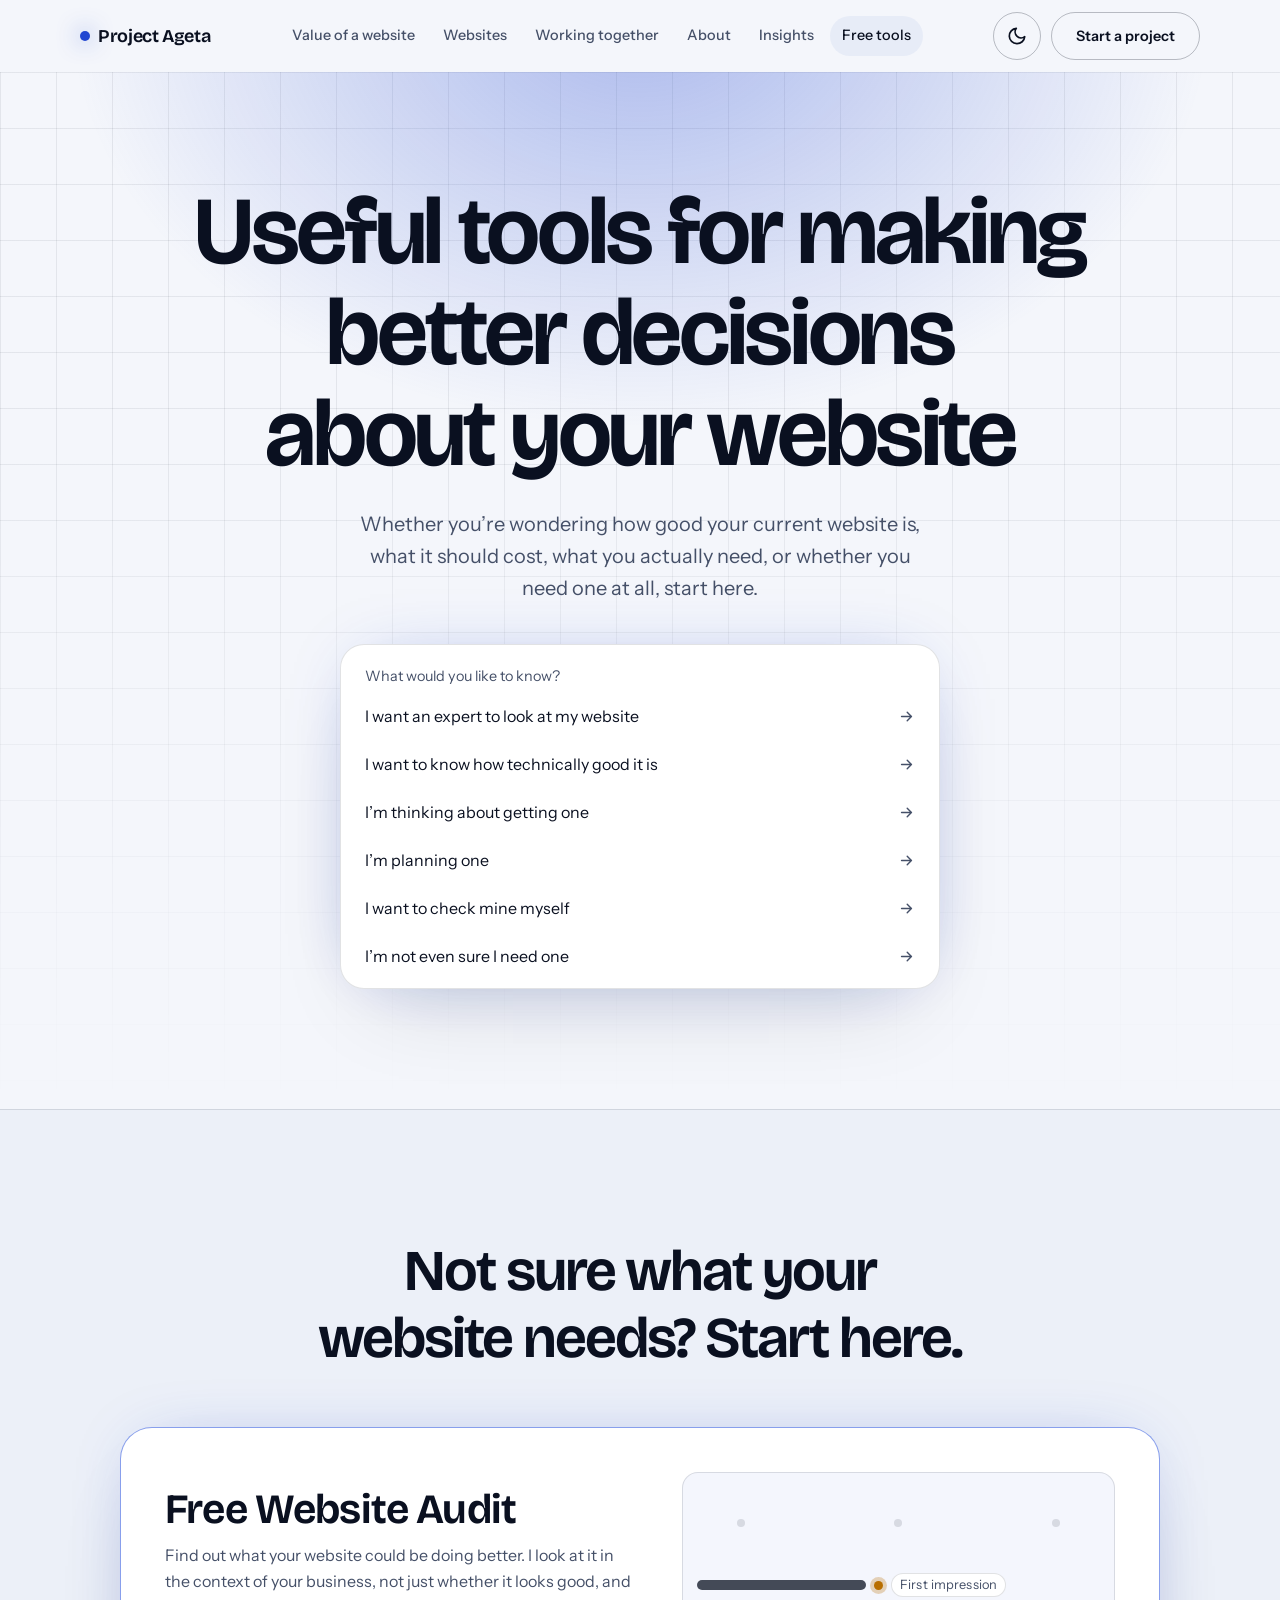
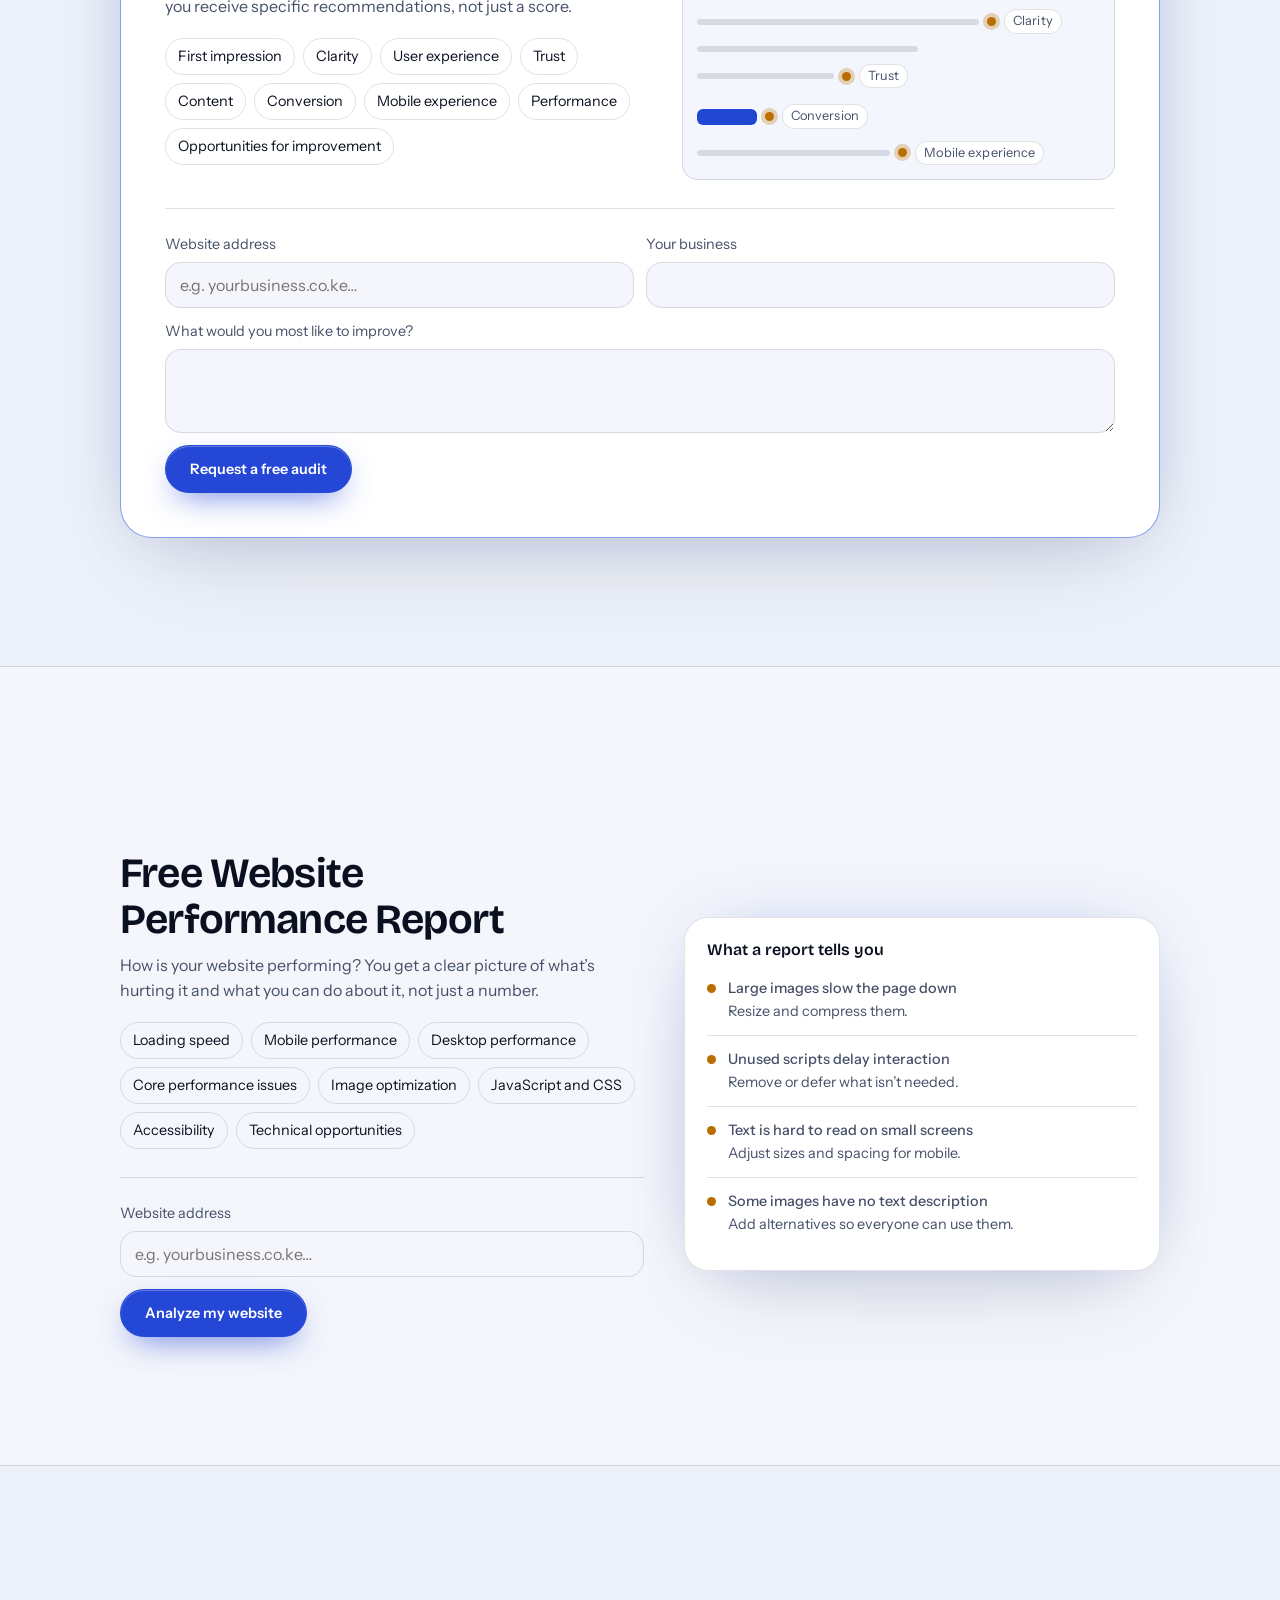
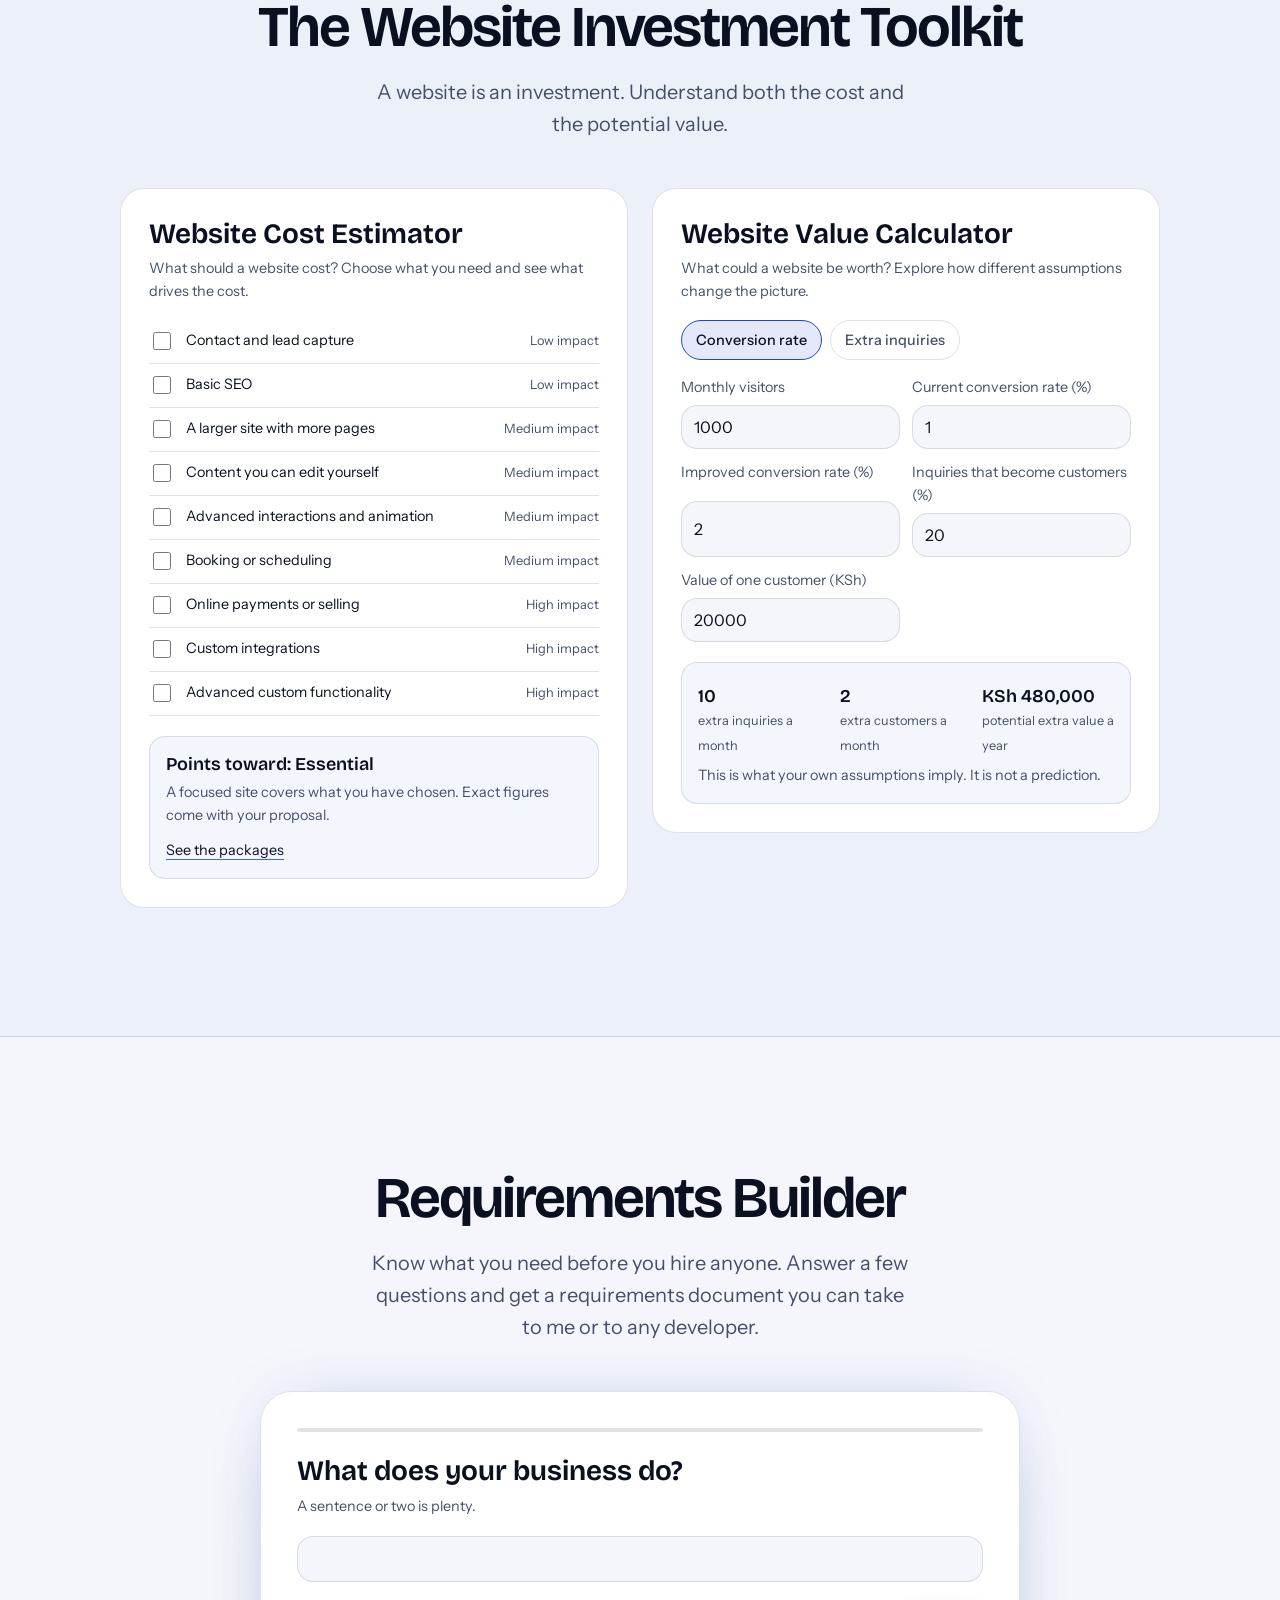
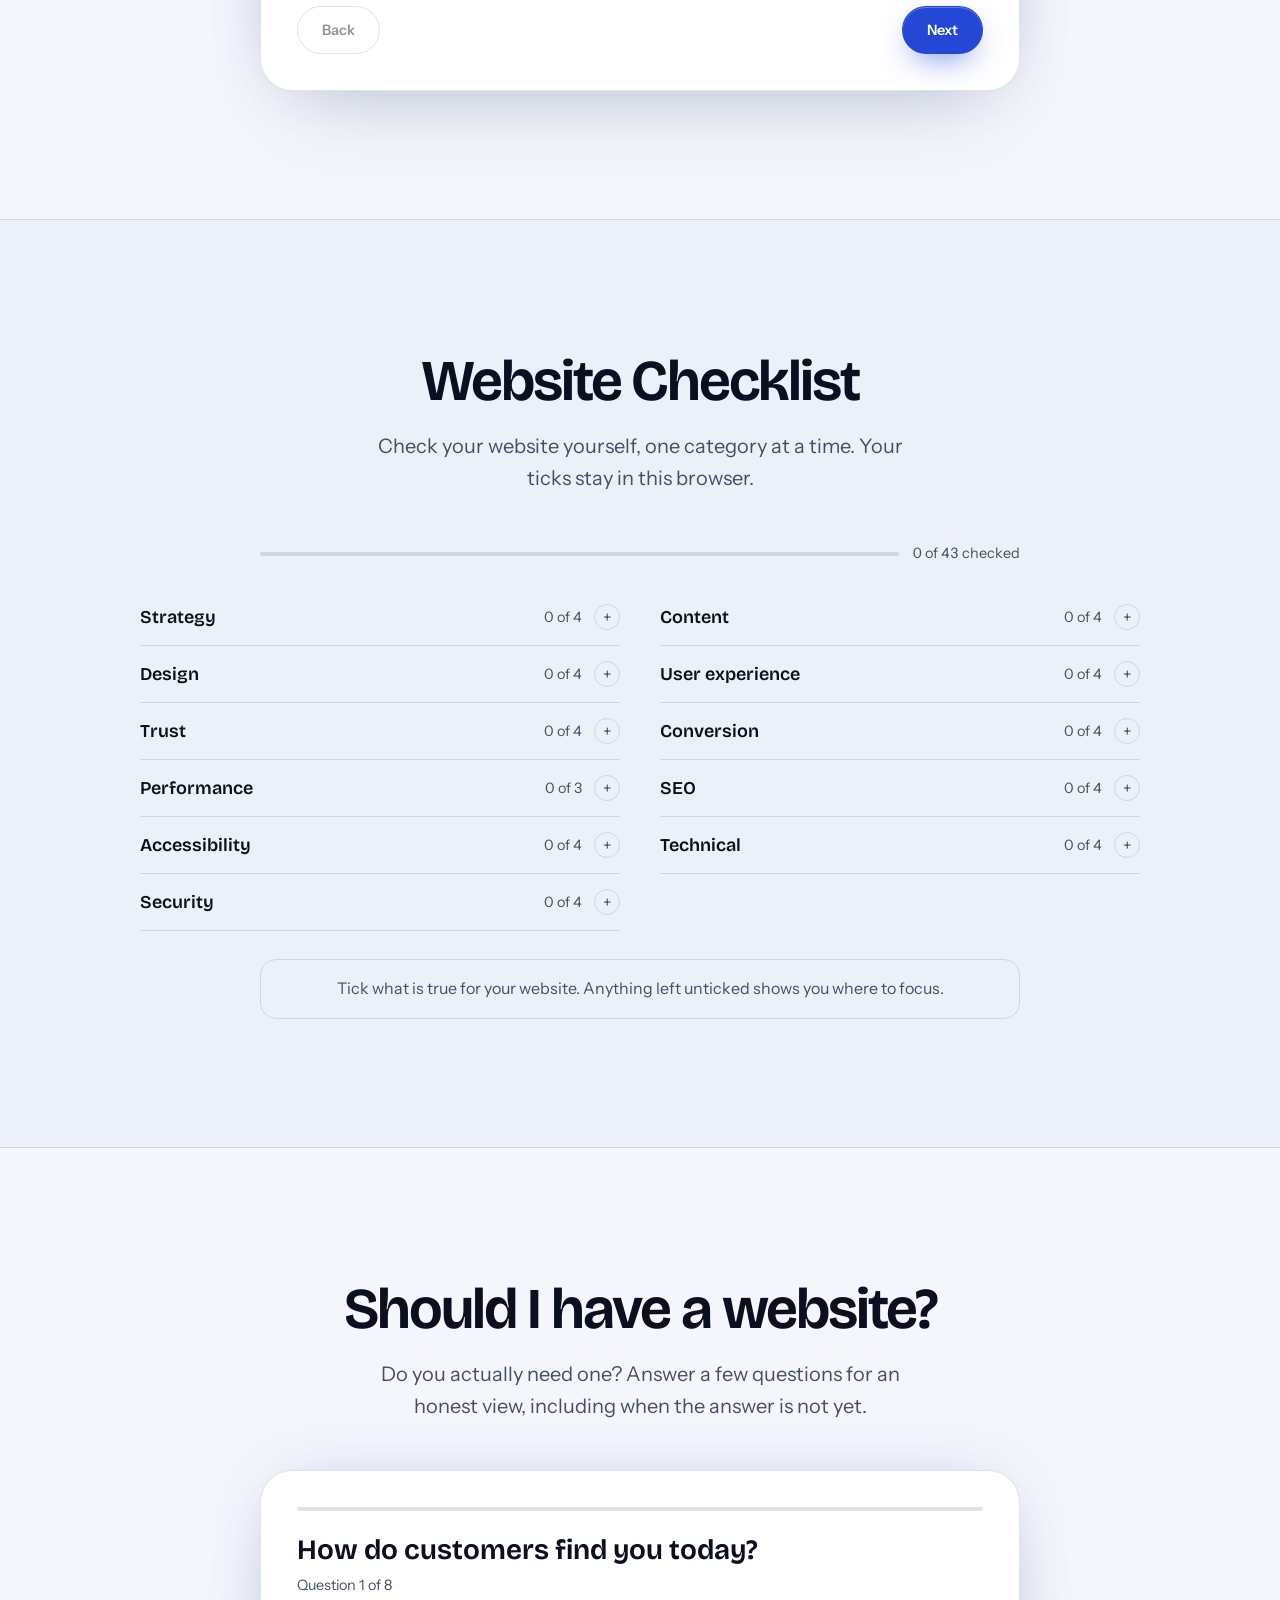
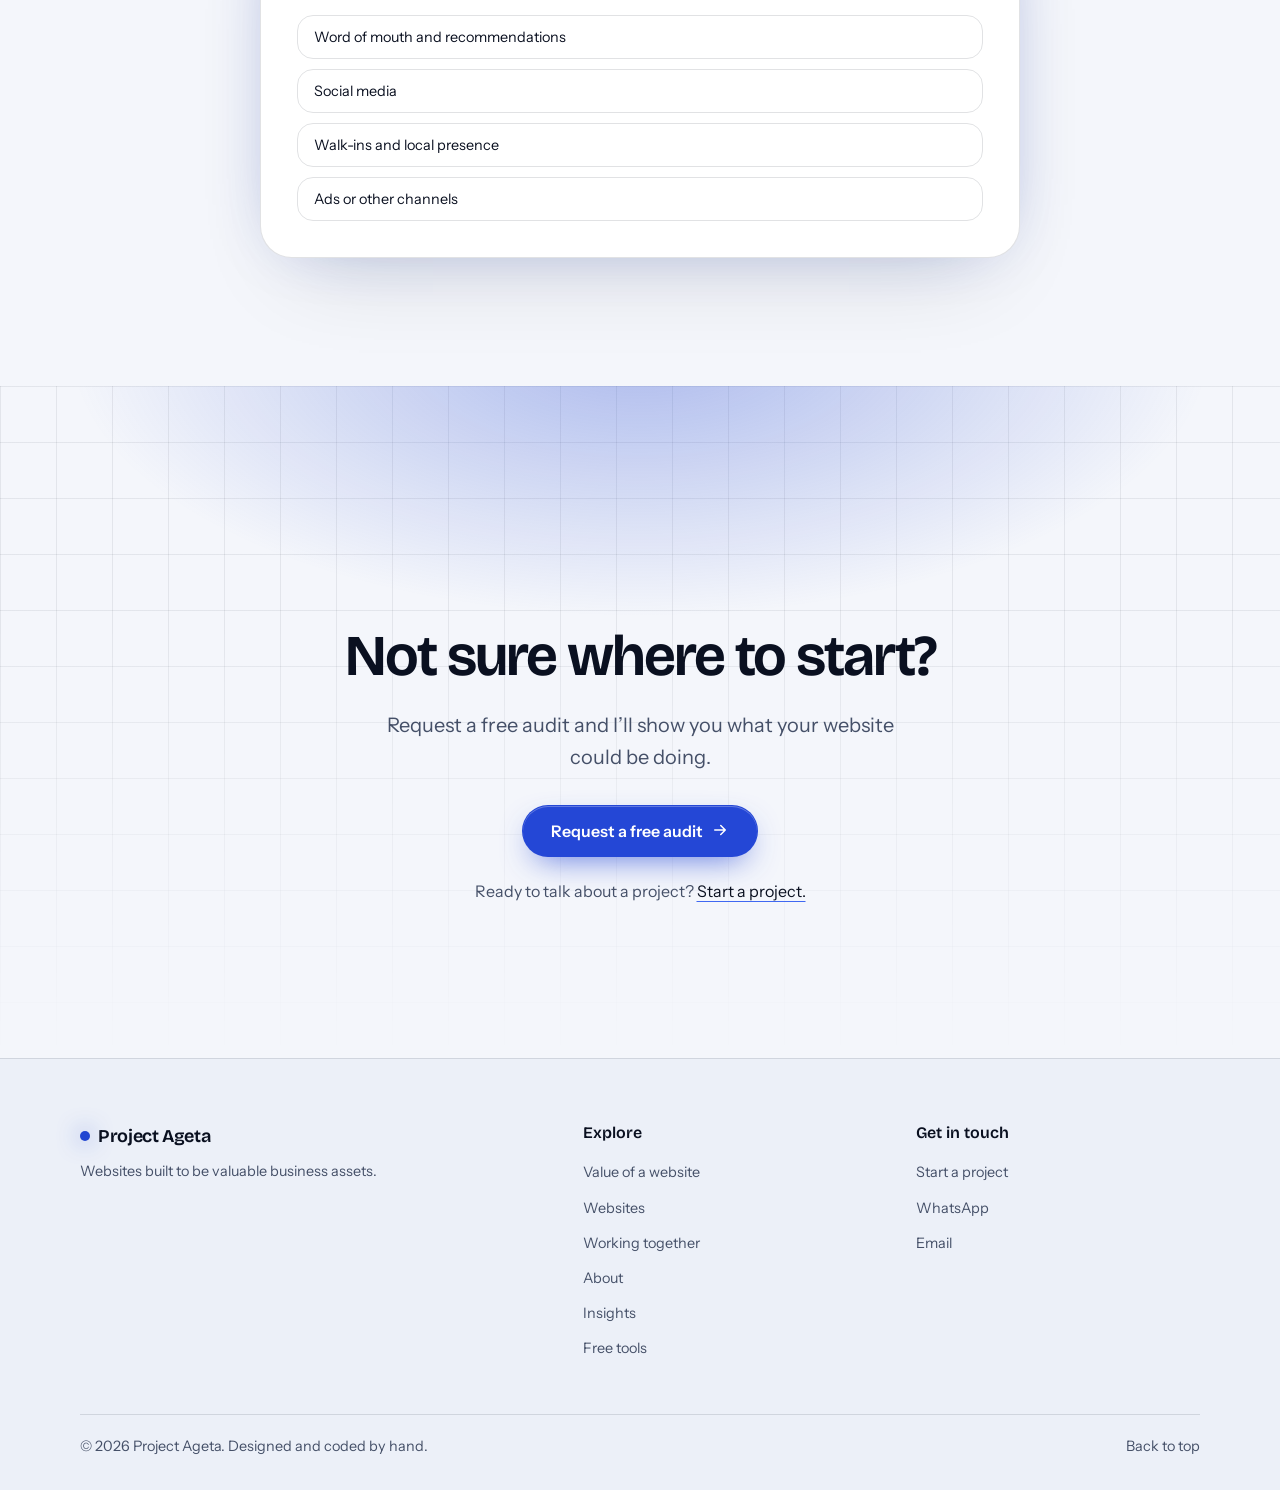
<file: free-tools.html>
<!DOCTYPE html>
<html lang="en">
<head>
<meta charset="utf-8">
<meta name="color-scheme" content="light dark">
<meta name="theme-color" content="#F4F6FB" media="(prefers-color-scheme: light)">
<meta name="theme-color" content="#05070D" media="(prefers-color-scheme: dark)">
<meta name="viewport" content="width=device-width, initial-scale=1, viewport-fit=cover, interactive-widget=resizes-content">
<title>Free tools | Project Ageta</title>
<link rel="preconnect" href="https://fonts.googleapis.com">
<link rel="preconnect" href="https://fonts.gstatic.com" crossorigin>
<link rel="stylesheet" href="https://fonts.googleapis.com/css2?family=Bricolage+Grotesque:opsz,wght@12..96,500..800&family=Instrument+Sans:wght@400..600&family=JetBrains+Mono:wght@500&display=swap">
<link rel="stylesheet" href="styles.css">
</head>
<body class="pg-tools">
<a class="skip" href="#main">Skip to main content</a>
<header class="site-header"><div class="bar"><a class="brand" href="index.html" translate="no">Project Ageta</a>
<nav id="nav" aria-label="Main"><a href="value-of-a-website.html">Value of a website</a><a href="websites.html">Websites</a><a href="working-together.html">Working together</a><a href="about.html">About</a><a href="insights.html">Insights</a><a href="free-tools.html" aria-current="page">Free tools</a><a class="only-m" href="start-a-project.html">Start a project</a></nav>
<div class="hd-r"><button class="btn tg" id="tg" aria-label="Toggle light and dark theme"><span class="i i-theme" aria-hidden="true"></span></button><a class="btn start" href="start-a-project.html">Start a project</a><button class="btn tg burger" id="bg" aria-label="Open menu" aria-expanded="false" aria-controls="nav"><span></span><span></span><span></span></button></div></div></header>
<section class="p1">
<div class="arc" aria-hidden="true"></div>
<div class="in" id="main" tabindex="-1">
<h1>Useful tools for making better decisions about your website</h1>
<p class="lead">Whether you’re wondering how good your current website is, what it should cost, what you actually need, or whether you need one at all, start here.</p>
<div class="cho"><p>What would you like to know?</p><a href="#audit">I want an expert to look at my website</a><a href="#performance">I want to know how technically good it is</a><a href="#investment">I’m thinking about getting one</a><a href="#requirements">I’m planning one</a><a href="#checklist">I want to check mine myself</a><a href="#should-i">I’m not even sure I need one</a></div>
</div>
</section>
<section class="sec" id="audit">
<div class="in">
<div class="sh"><h2>Not sure what your website needs? Start here.</h2></div>
<div class="au">
<div class="g2"><div><h3>Free Website Audit</h3><p>Find out what your website could be doing better. I look at it in the context of your business, not just whether it looks good, and you receive specific recommendations, not just a score.</p><div class="cps"><span>First impression</span><span>Clarity</span><span>User experience</span><span>Trust</span><span>Content</span><span>Conversion</span><span>Mobile experience</span><span>Performance</span><span>Opportunities for improvement</span></div></div><div class="mk" role="img" aria-label="Illustration of a website with callouts for first impression, clarity, trust, conversion and mobile experience"><div class="bar"><i></i><i></i><i></i></div><div class="wr" style="margin-top:0"><span class="ln" style="width:42%;height:10px;background:var(--color-text);opacity:.75"></span><i class="dc"></i><span class="pill">First impression</span></div><div class="wr"><span class="ln" style="width:70%"></span><i class="dc"></i><span class="pill">Clarity</span></div><div class="wr"><span class="ln" style="width:55%"></span></div><div class="wr"><span class="ln" style="width:34%"></span><i class="dc"></i><span class="pill">Trust</span></div><div class="wr" style="margin-top:16px"><span class="bt"></span><i class="dc"></i><span class="pill">Conversion</span></div><div class="wr"><span class="ln" style="width:48%"></span><i class="dc"></i><span class="pill">Mobile experience</span></div></div></div>
<form class="fm" data-kind="audit"><label>Website address<input name="site" type="text" inputmode="url" autocomplete="url" autocapitalize="none" autocorrect="off" spellcheck="false" enterkeyhint="go" placeholder="e.g. yourbusiness.co.ke…" required></label><label>Your business<input name="biz" type="text" required autocomplete="organization" enterkeyhint="next"></label><label class="w">What would you most like to improve?<textarea name="goal" autocomplete="off"></textarea></label><button class="btn solid" type="submit">Request a free audit</button><div class="rs" hidden></div></form>
</div>
</div>
</section>
<section class="sec" id="performance">
<div class="in">
<div class="pf2">
<div class="g2"><div><h3>Free Website Performance Report</h3><p>How is your website performing? You get a clear picture of what’s hurting it and what you can do about it, not just a number.</p><div class="cps"><span>Loading speed</span><span>Mobile performance</span><span>Desktop performance</span><span>Core performance issues</span><span>Image optimization</span><span>JavaScript and CSS</span><span>Accessibility</span><span>Technical opportunities</span></div>
<form class="fm" data-kind="performance" style="grid-template-columns:1fr"><label>Website address<input name="site" type="text" inputmode="url" autocomplete="url" autocapitalize="none" autocorrect="off" spellcheck="false" enterkeyhint="go" placeholder="e.g. yourbusiness.co.ke…" required></label><button class="btn solid" type="submit">Analyze my website</button><div class="rs" hidden></div></form></div>
<div class="rp"><h4>What a report tells you</h4><div><span><b>Large images slow the page down</b>Resize and compress them.</span></div><div><span><b>Unused scripts delay interaction</b>Remove or defer what isn’t needed.</span></div><div><span><b>Text is hard to read on small screens</b>Adjust sizes and spacing for mobile.</span></div><div><span><b>Some images have no text description</b>Add alternatives so everyone can use them.</span></div></div></div>
</div>
</div>
</section>
<section class="sec" id="investment">
<div class="in">
<div class="sh"><h2>The Website Investment Toolkit</h2><p>A website is an investment. Understand both the cost and the potential value.</p></div>
<div class="tk2">
<div class="tp2" id="estimator"><h3>Website Cost Estimator</h3><p>What should a website cost? Choose what you need and see what drives the cost.</p><div class="ck2" id="ck"><label><input type="checkbox" name="feature" data-w="1" data-n="Contact and lead capture"><span>Contact and lead capture</span><em>Low impact</em></label><label><input type="checkbox" name="feature" data-w="1" data-n="Basic SEO"><span>Basic SEO</span><em>Low impact</em></label><label><input type="checkbox" name="feature" data-w="2" data-n="A larger site with more pages"><span>A larger site with more pages</span><em>Medium impact</em></label><label><input type="checkbox" name="feature" data-w="3" data-n="Content you can edit yourself"><span>Content you can edit yourself</span><em>Medium impact</em></label><label><input type="checkbox" name="feature" data-w="3" data-n="Advanced interactions and animation"><span>Advanced interactions and animation</span><em>Medium impact</em></label><label><input type="checkbox" name="feature" data-w="3" data-n="Booking or scheduling"><span>Booking or scheduling</span><em>Medium impact</em></label><label><input type="checkbox" name="feature" data-w="4" data-n="Online payments or selling"><span>Online payments or selling</span><em>High impact</em></label><label><input type="checkbox" name="feature" data-w="4" data-n="Custom integrations"><span>Custom integrations</span><em>High impact</em></label><label><input type="checkbox" name="feature" data-w="5" data-n="Advanced custom functionality"><span>Advanced custom functionality</span><em>High impact</em></label></div><div class="res" id="er" aria-live="polite"></div></div>
<div class="tp2" id="value"><h3>Website Value Calculator</h3><p>What could a website be worth? Explore how different assumptions change the picture.</p>
<div class="vt" id="vt"><button type="button" aria-pressed="true" data-m="0">Conversion rate</button><button type="button" aria-pressed="false" data-m="1">Extra inquiries</button></div>
<div class="vf" id="vf"></div><div class="res" id="vr" aria-live="polite"></div></div>
</div>
</div>
</section>

<section class="sec" id="requirements">
<div class="in">
<div class="sh"><h2>Requirements Builder</h2><p>Know what you need before you hire anyone. Answer a few questions and get a requirements document you can take to me or to any developer.</p></div>
<div class="wz" id="rq"></div>
</div>
</section>
<section class="sec" id="checklist">
<div class="in">
<div class="sh"><h2>Website Checklist</h2><p>Check your website yourself, one category at a time. Your ticks stay in this browser.</p></div>
<div class="cl2"><div class="ov"><div class="pg2"><i id="ovb" style="transform:scaleX(0)"></i></div><span id="ovt"></span></div><div class="cg" id="cg"></div><div class="cf" id="cf"></div></div>
</div>
</section>
<section class="sec" id="should-i">
<div class="in">
<div class="sh"><h2>Should I have a website?</h2><p>Do you actually need one? Answer a few questions for an honest view, including when the answer is not yet.</p></div>
<div class="wz" id="sh"></div>
</div>
</section>
<section class="cta7" id="start">
<div class="arc hi" aria-hidden="true"></div>
<div class="in">
<h2>Not sure where to start?</h2>
<p class="lead2">Request a free audit and I’ll show you what your website could be doing.</p>
<a class="btn solid" href="#audit">Request a free audit<span class="i i-arrow" aria-hidden="true"></span></a>
<p class="alt">Ready to talk about a project? <a href="start-a-project.html">Start a project.</a></p>
</div>
</section>
<footer>
<div class="ft">
<div><a class="brand" href="#">Project Ageta</a><p>Websites built to be valuable business assets.</p></div>
<div><h3>Explore</h3><ul><li><a href="value-of-a-website.html">Value of a website</a></li><li><a href="websites.html">Websites</a></li><li><a href="working-together.html">Working together</a></li><li><a href="about.html">About</a></li><li><a href="insights.html">Insights</a></li><li><a href="free-tools.html">Free tools</a></li></ul></div>
<div><h3>Get in touch</h3><ul><li><a href="start-a-project.html">Start a project</a></li><li><a href="https://wa.me/" data-contact="wa">WhatsApp</a></li><li><a href="mailto:" data-contact="email">Email</a></li></ul></div>
</div>
<div class="fb"><span>&copy; 2026 Project Ageta. Designed and coded by hand.</span><a href="#">Back to top</a></div>
</footer>
<script src="script.js" defer></script>
</body>
</html>
</file>
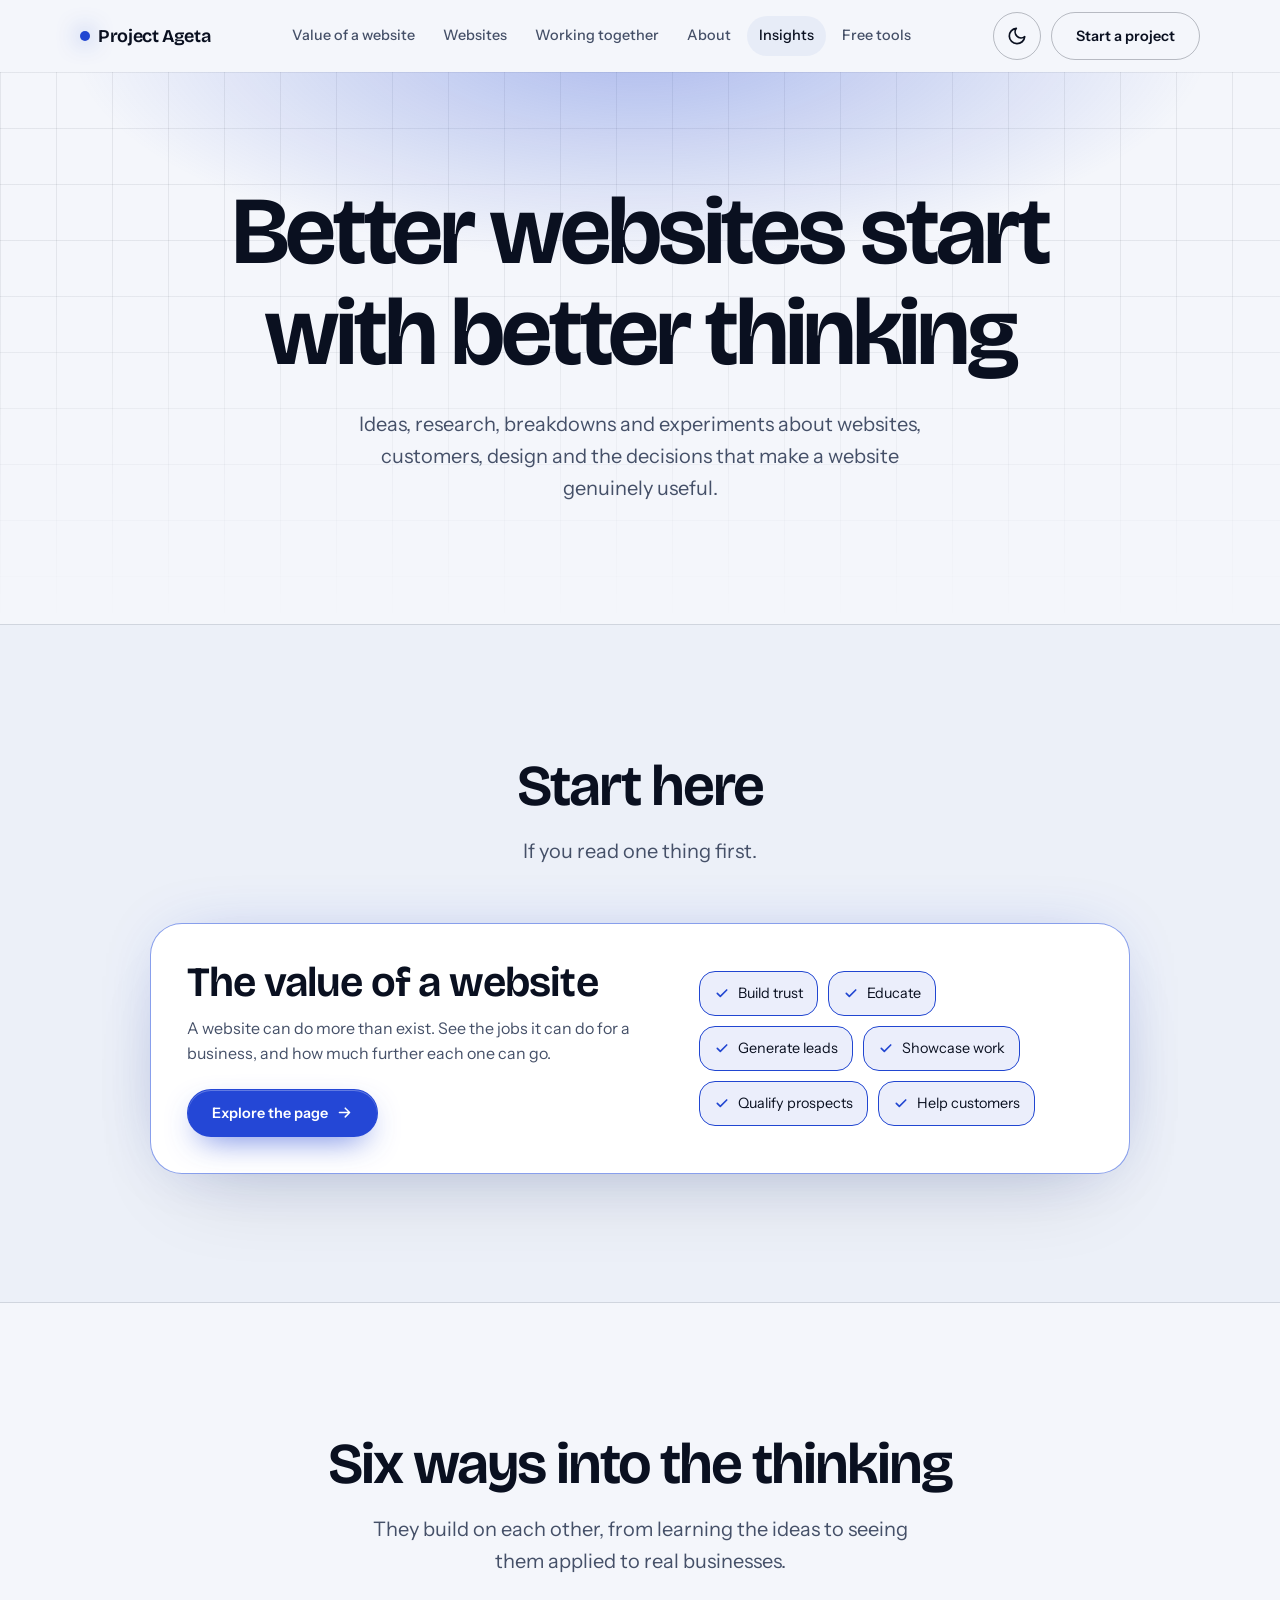
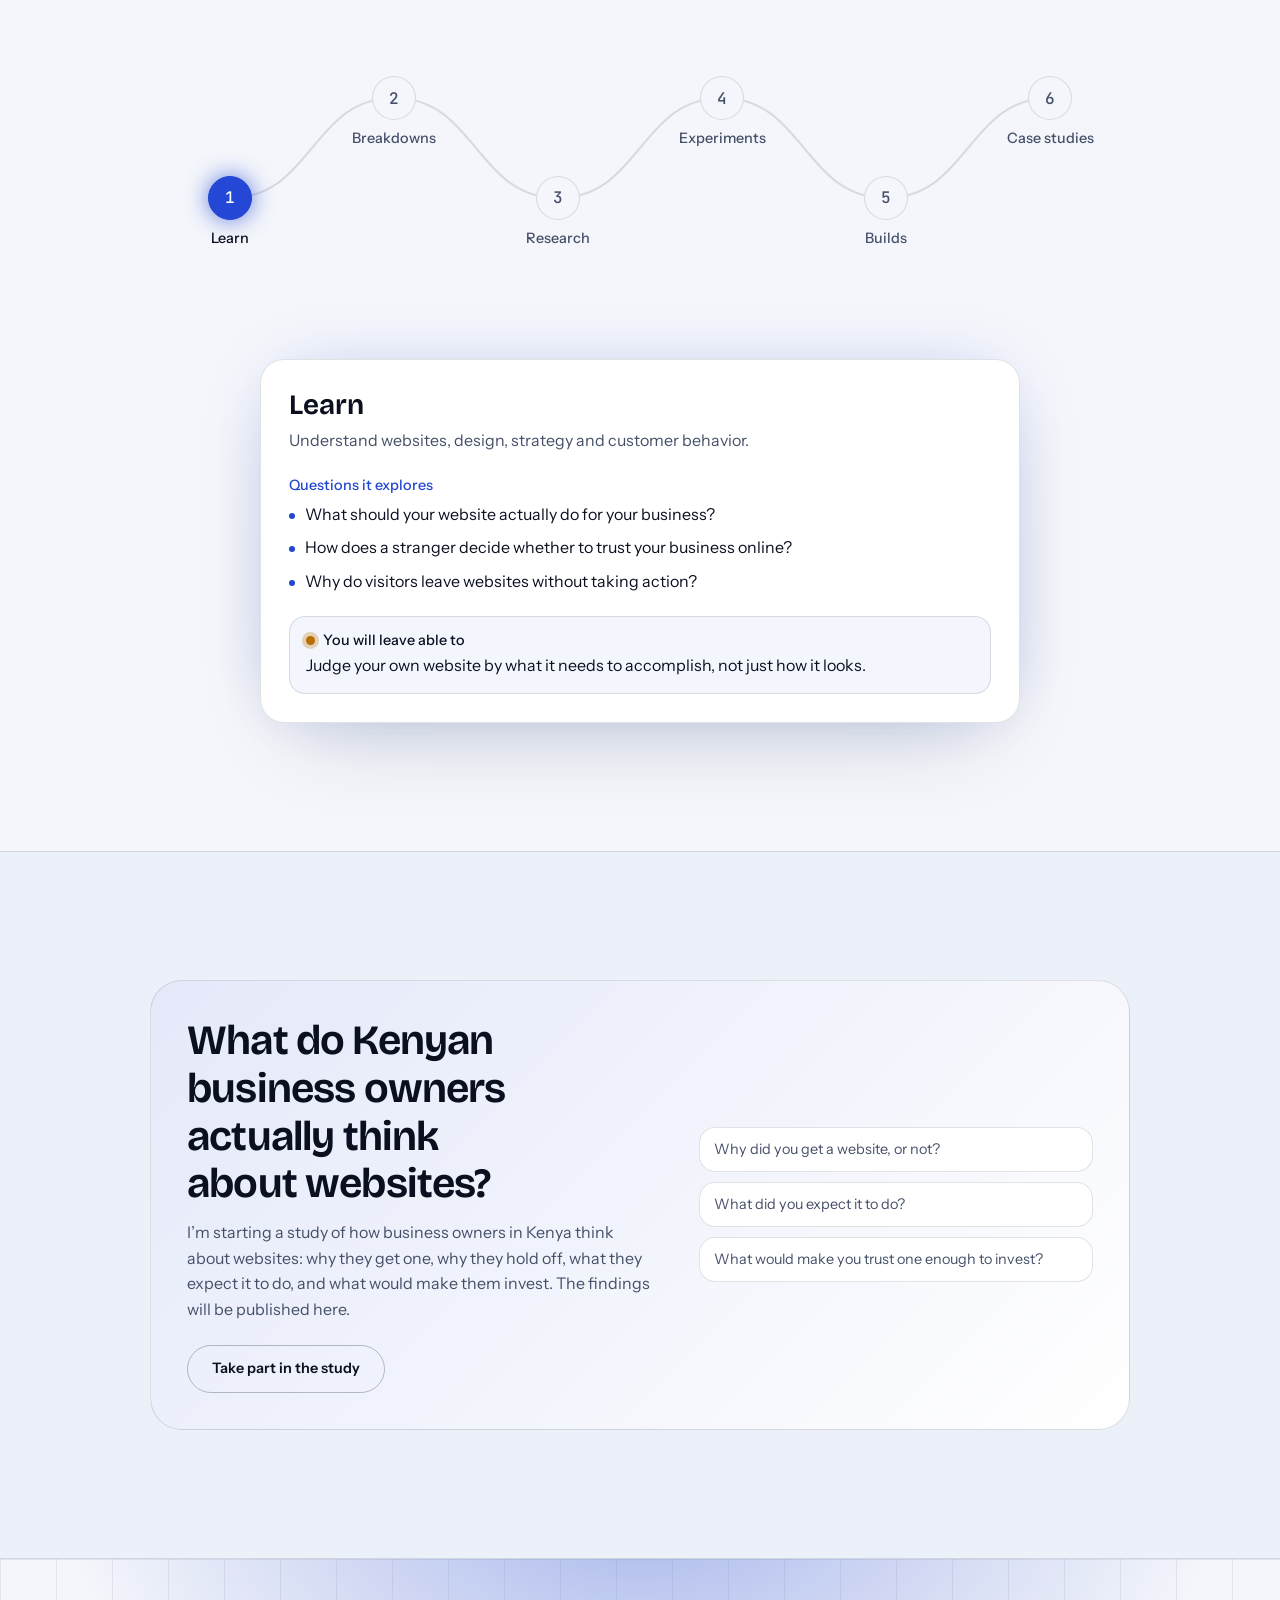
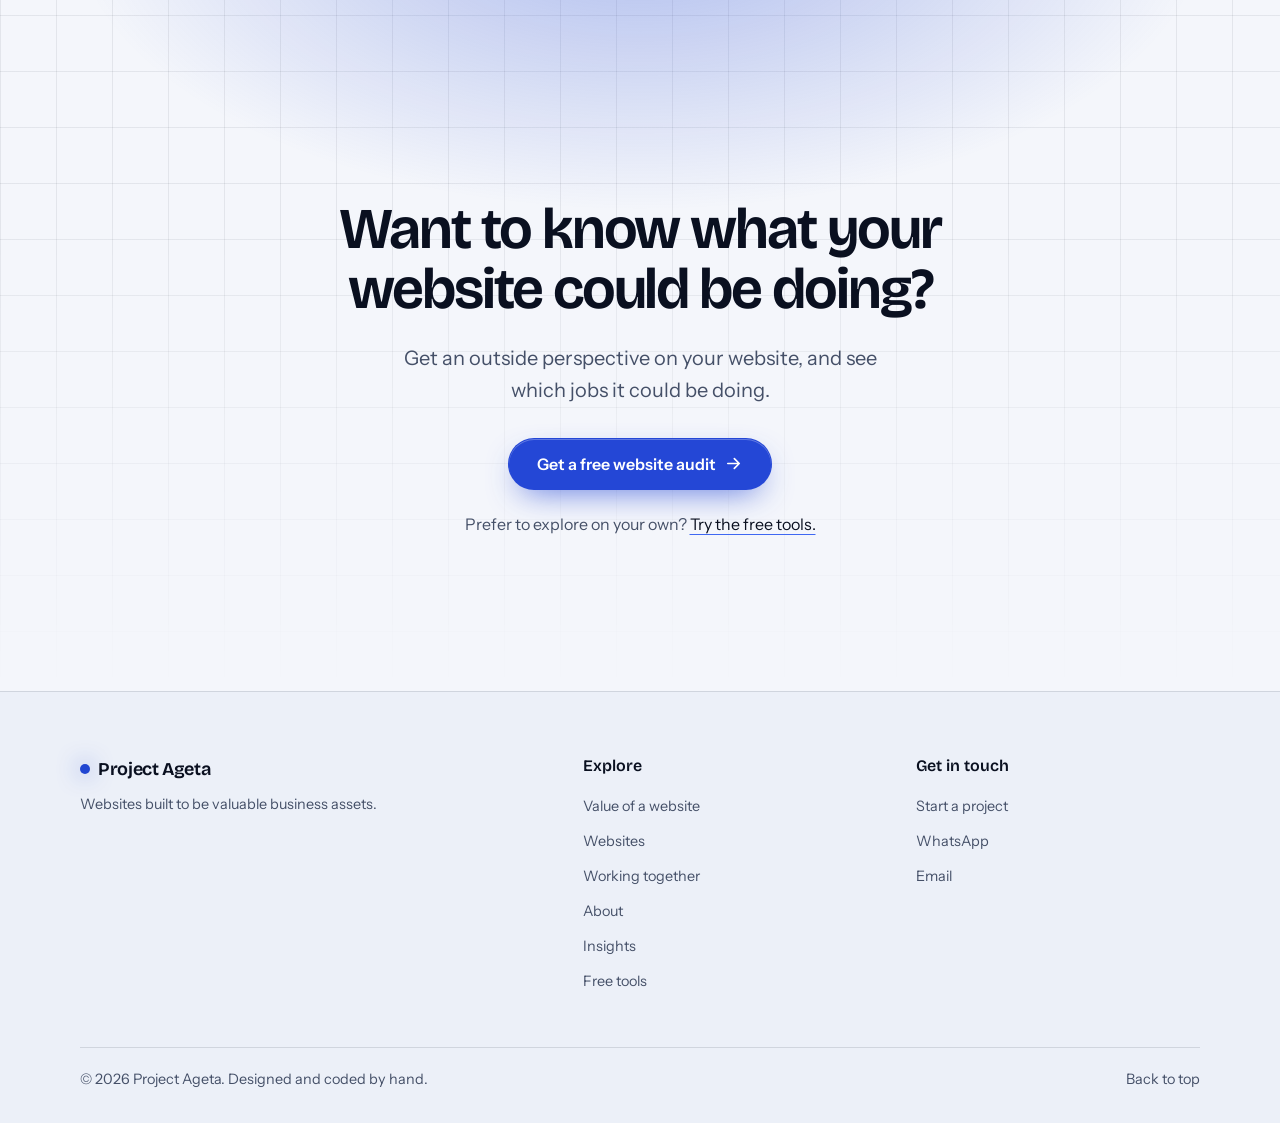
<file: insights.html>
<!DOCTYPE html>
<html lang="en">
<head>
<meta charset="utf-8">
<meta name="color-scheme" content="light dark">
<meta name="theme-color" content="#F4F6FB" media="(prefers-color-scheme: light)">
<meta name="theme-color" content="#05070D" media="(prefers-color-scheme: dark)">
<meta name="viewport" content="width=device-width, initial-scale=1, viewport-fit=cover, interactive-widget=resizes-content">
<title>Insights | Project Ageta</title>
<link rel="preconnect" href="https://fonts.googleapis.com">
<link rel="preconnect" href="https://fonts.gstatic.com" crossorigin>
<link rel="stylesheet" href="https://fonts.googleapis.com/css2?family=Bricolage+Grotesque:opsz,wght@12..96,500..800&family=Instrument+Sans:wght@400..600&family=JetBrains+Mono:wght@500&display=swap">
<link rel="stylesheet" href="styles.css">
</head>
<body class="pg-insights">
<a class="skip" href="#main">Skip to main content</a>
<header class="site-header"><div class="bar"><a class="brand" href="index.html" translate="no">Project Ageta</a>
<nav id="nav" aria-label="Main"><a href="value-of-a-website.html">Value of a website</a><a href="websites.html">Websites</a><a href="working-together.html">Working together</a><a href="about.html">About</a><a href="insights.html" aria-current="page">Insights</a><a href="free-tools.html">Free tools</a><a class="only-m" href="start-a-project.html">Start a project</a></nav>
<div class="hd-r"><button class="btn tg" id="tg" aria-label="Toggle light and dark theme"><span class="i i-theme" aria-hidden="true"></span></button><a class="btn start" href="start-a-project.html">Start a project</a><button class="btn tg burger" id="bg" aria-label="Open menu" aria-expanded="false" aria-controls="nav"><span></span><span></span><span></span></button></div></div></header>
<section class="p1">
<div class="arc" aria-hidden="true"></div>
<div class="in" id="main" tabindex="-1">
<h1>Better websites start with better thinking</h1>
<p class="lead">Ideas, research, breakdowns and experiments about websites, customers, design and the decisions that make a website genuinely useful.</p>
</div>
</section>
<section class="sec" id="start-here">
<div class="in">
<div class="sh"><h2>Start here</h2><p>If you read one thing first.</p></div>
<div class="ft2"><div><h3>The value of a website</h3><p>A website can do more than exist. See the jobs it can do for a business, and how much further each one can go.</p><a class="btn solid" href="value-of-a-website.html">Explore the page<span class="i i-arrow" aria-hidden="true"></span></a></div><div class="fcs"><span class="fc">Build trust</span><span class="fc">Educate</span><span class="fc">Generate leads</span><span class="fc">Showcase work</span><span class="fc">Qualify prospects</span><span class="fc">Help customers</span></div></div>
</div>
</section>
<section class="sec" id="explore">
<div class="in">
<div class="sh"><h2>Six ways into the thinking</h2><p>They build on each other, from learning the ideas to seeing them applied to real businesses.</p></div>
<div class="pw"><svg viewBox="0 0 1000 230" preserveAspectRatio="none" aria-hidden="true"><path class="bs" d="M90 165 C172.0 165 172.0 65 254 65 C336.0 65 336.0 165 418 165 C500.0 165 500.0 65 582 65 C664.0 65 664.0 165 746 165 C828.0 165 828.0 65 910 65" pathLength="100"/><path class="pg" id="pg" d="M90 165 C172.0 165 172.0 65 254 65 C336.0 65 336.0 165 418 165 C500.0 165 500.0 65 582 65 C664.0 65 664.0 165 746 165 C828.0 165 828.0 65 910 65" pathLength="100"/></svg><button class="pn2" type="button" aria-pressed="false" aria-label="Learn" style="left:9.0%;top:71.7%" data-i="0">1<span>Learn</span></button><button class="pn2" type="button" aria-pressed="false" aria-label="Breakdowns" style="left:25.4%;top:28.3%" data-i="1">2<span>Breakdowns</span></button><button class="pn2" type="button" aria-pressed="false" aria-label="Research" style="left:41.8%;top:71.7%" data-i="2">3<span>Research</span></button><button class="pn2" type="button" aria-pressed="false" aria-label="Experiments" style="left:58.2%;top:28.3%" data-i="3">4<span>Experiments</span></button><button class="pn2" type="button" aria-pressed="false" aria-label="Builds" style="left:74.6%;top:71.7%" data-i="4">5<span>Builds</span></button><button class="pn2" type="button" aria-pressed="false" aria-label="Case studies" style="left:91.0%;top:28.3%" data-i="5">6<span>Case studies</span></button></div>
<div class="pp2" id="pp" aria-live="polite"></div>
</div>
</section>
<section class="sec" id="research">
<div class="in">
<div class="rb"><div><h3>What do Kenyan business owners actually think about websites?</h3><p>I’m starting a study of how business owners in Kenya think about websites: why they get one, why they hold off, what they expect it to do, and what would make them invest. The findings will be published here.</p><a class="btn" href="start-a-project.html#study">Take part in the study</a></div><div class="qs"><span>Why did you get a website, or not?</span><span>What did you expect it to do?</span><span>What would make you trust one enough to invest?</span></div></div>
</div>
</section>
<section class="cta7" id="start">
<div class="arc hi" aria-hidden="true"></div>
<div class="in">
<h2>Want to know what your website could be doing?</h2>
<p class="lead2">Get an outside perspective on your website, and see which jobs it could be doing.</p>
<a class="btn solid" href="free-tools.html#audit">Get a free website audit<span class="i i-arrow" aria-hidden="true"></span></a>
<p class="alt">Prefer to explore on your own? <a href="free-tools.html">Try the free tools.</a></p>
</div>
</section>
<footer>
<div class="ft">
<div><a class="brand" href="#">Project Ageta</a><p>Websites built to be valuable business assets.</p></div>
<div><h3>Explore</h3><ul><li><a href="value-of-a-website.html">Value of a website</a></li><li><a href="websites.html">Websites</a></li><li><a href="working-together.html">Working together</a></li><li><a href="about.html">About</a></li><li><a href="insights.html">Insights</a></li><li><a href="free-tools.html">Free tools</a></li></ul></div>
<div><h3>Get in touch</h3><ul><li><a href="start-a-project.html">Start a project</a></li><li><a href="https://wa.me/" data-contact="wa">WhatsApp</a></li><li><a href="mailto:" data-contact="email">Email</a></li></ul></div>
</div>
<div class="fb"><span>&copy; 2026 Project Ageta. Designed and coded by hand.</span><a href="#">Back to top</a></div>
</footer>
<script src="script.js" defer></script>
</body>
</html>
</file>
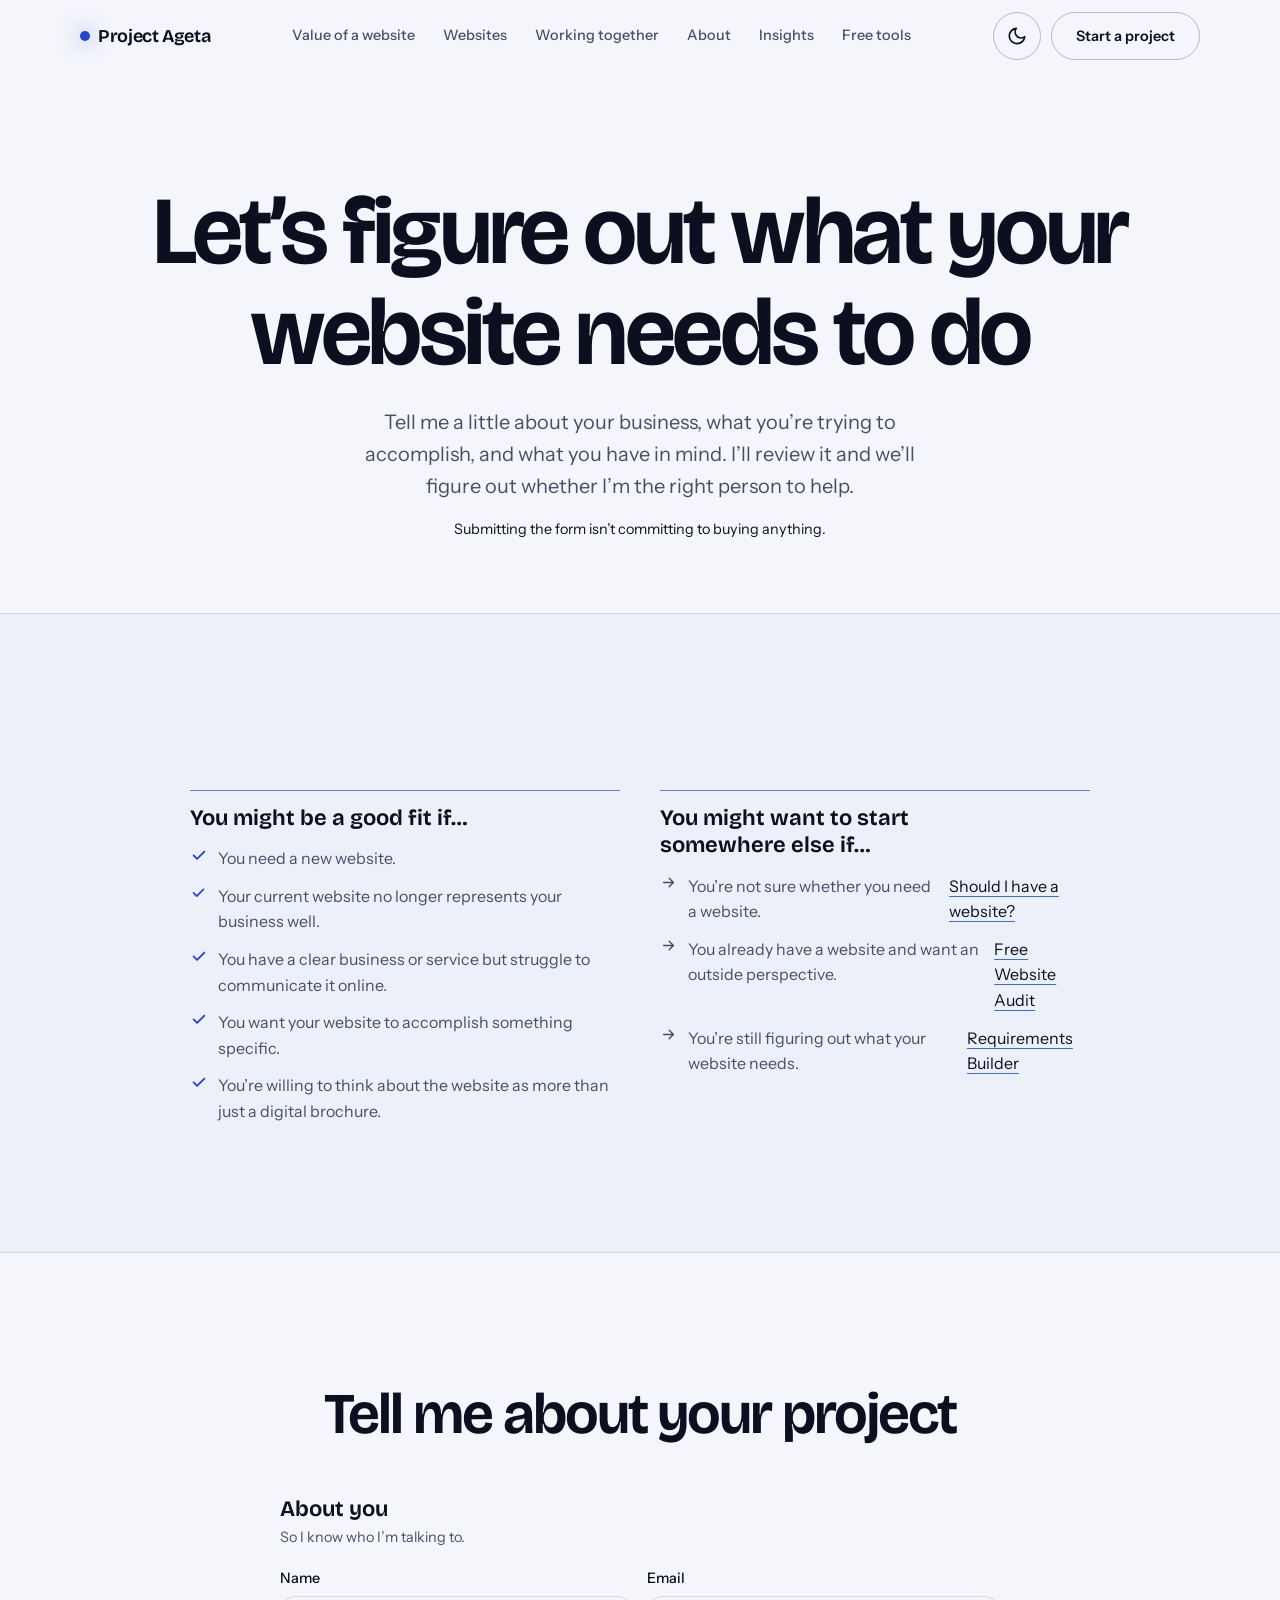
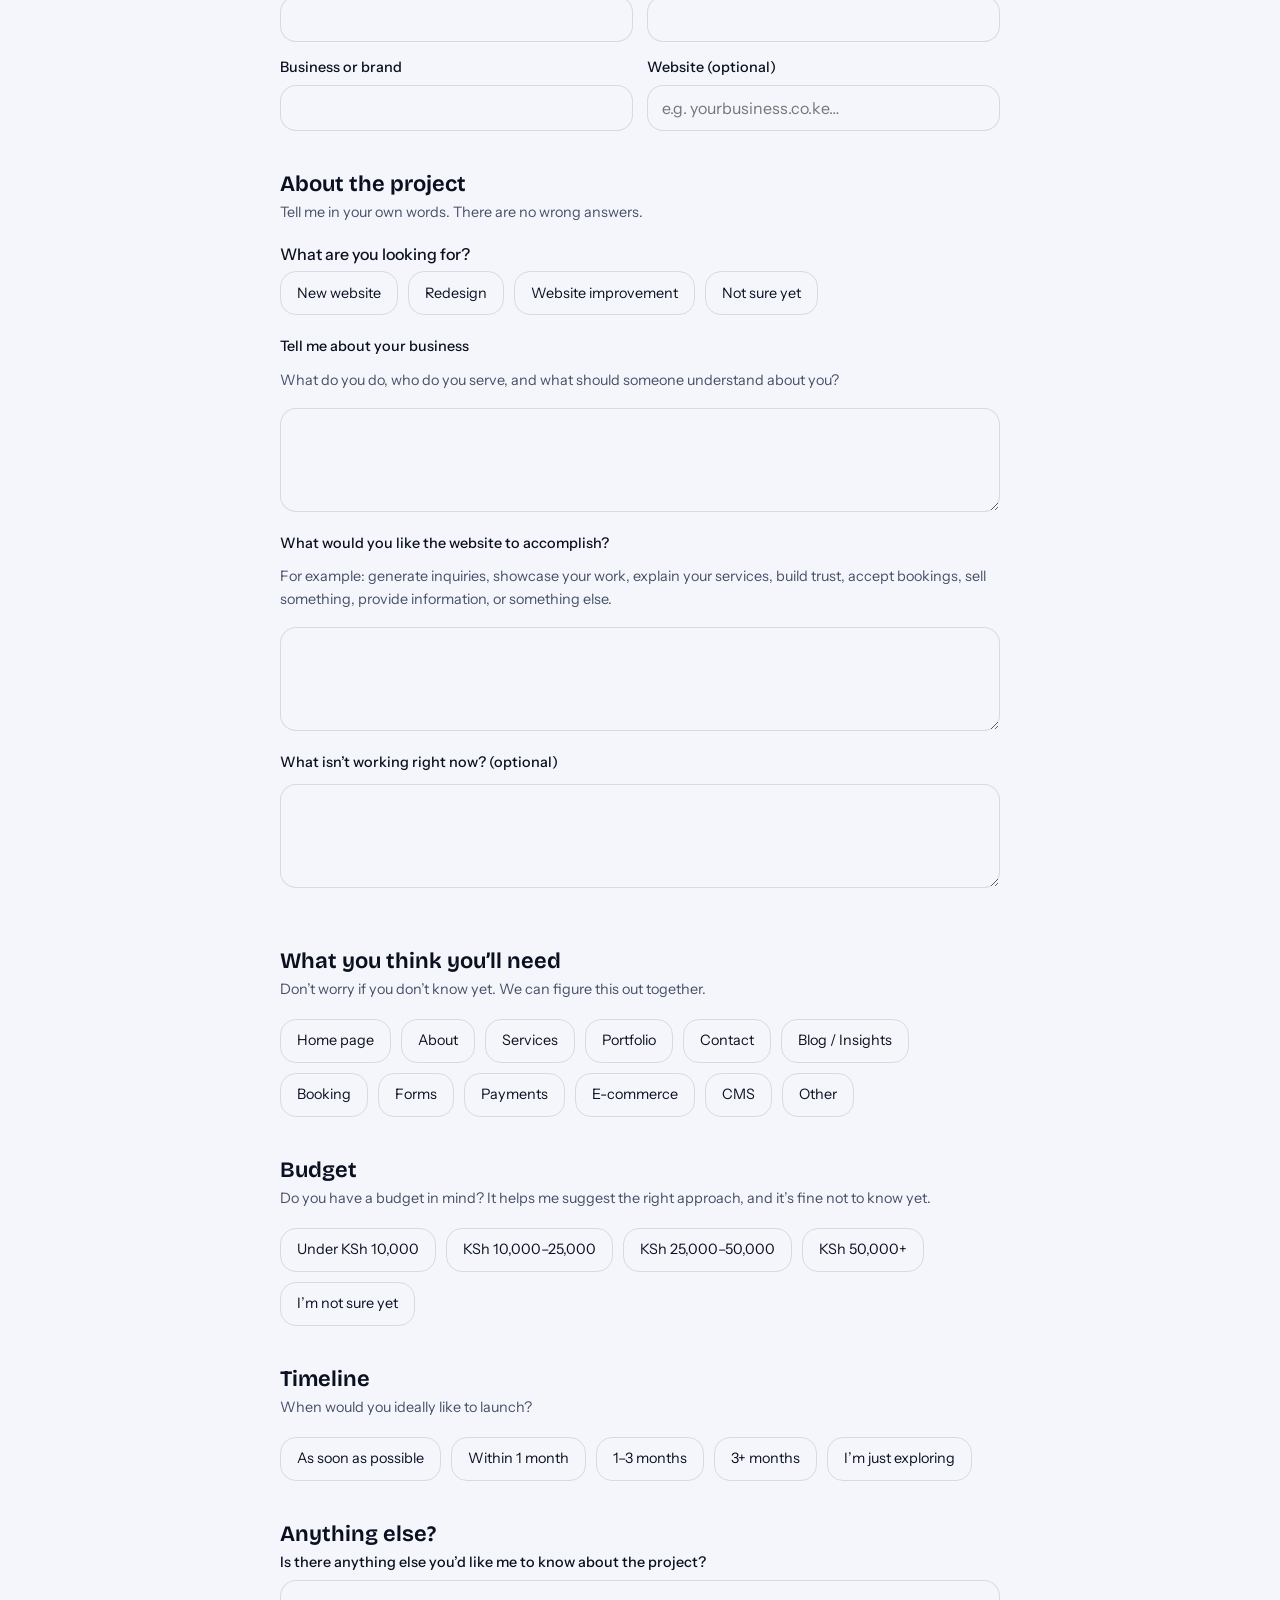
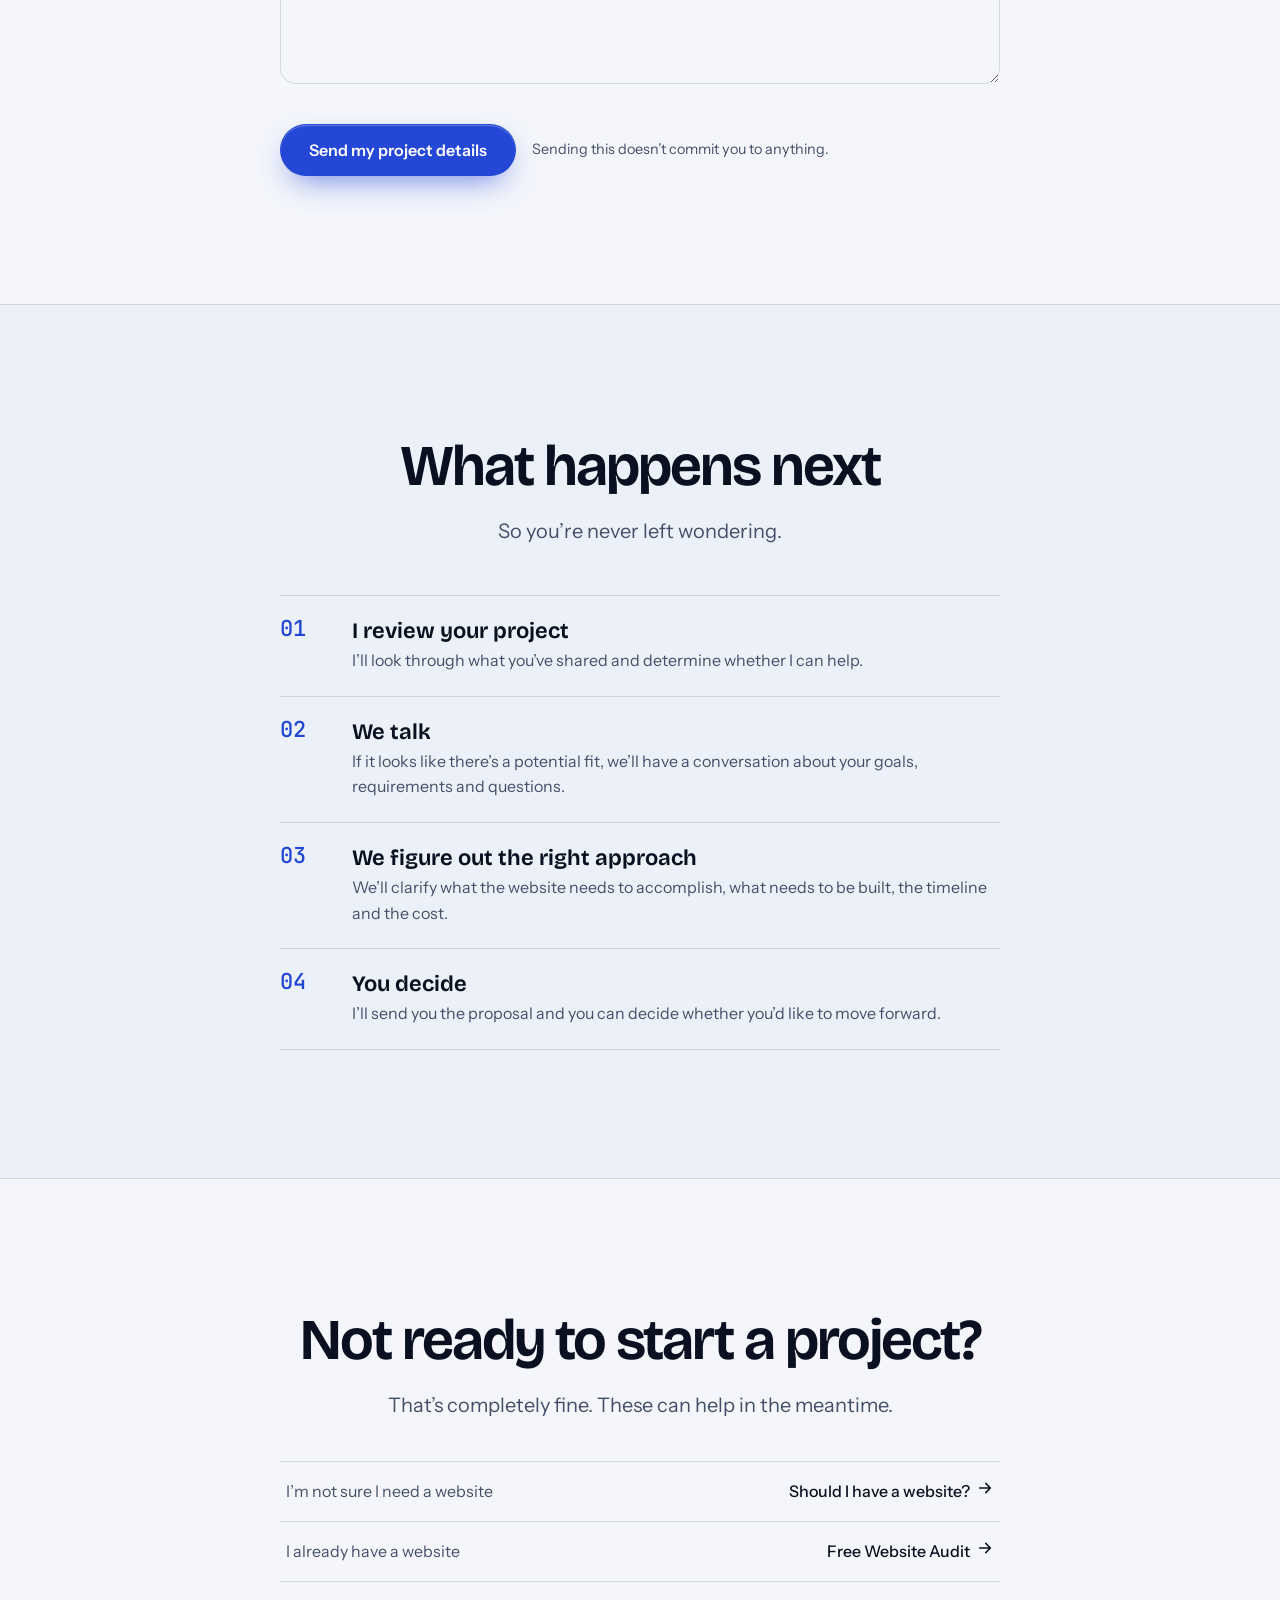
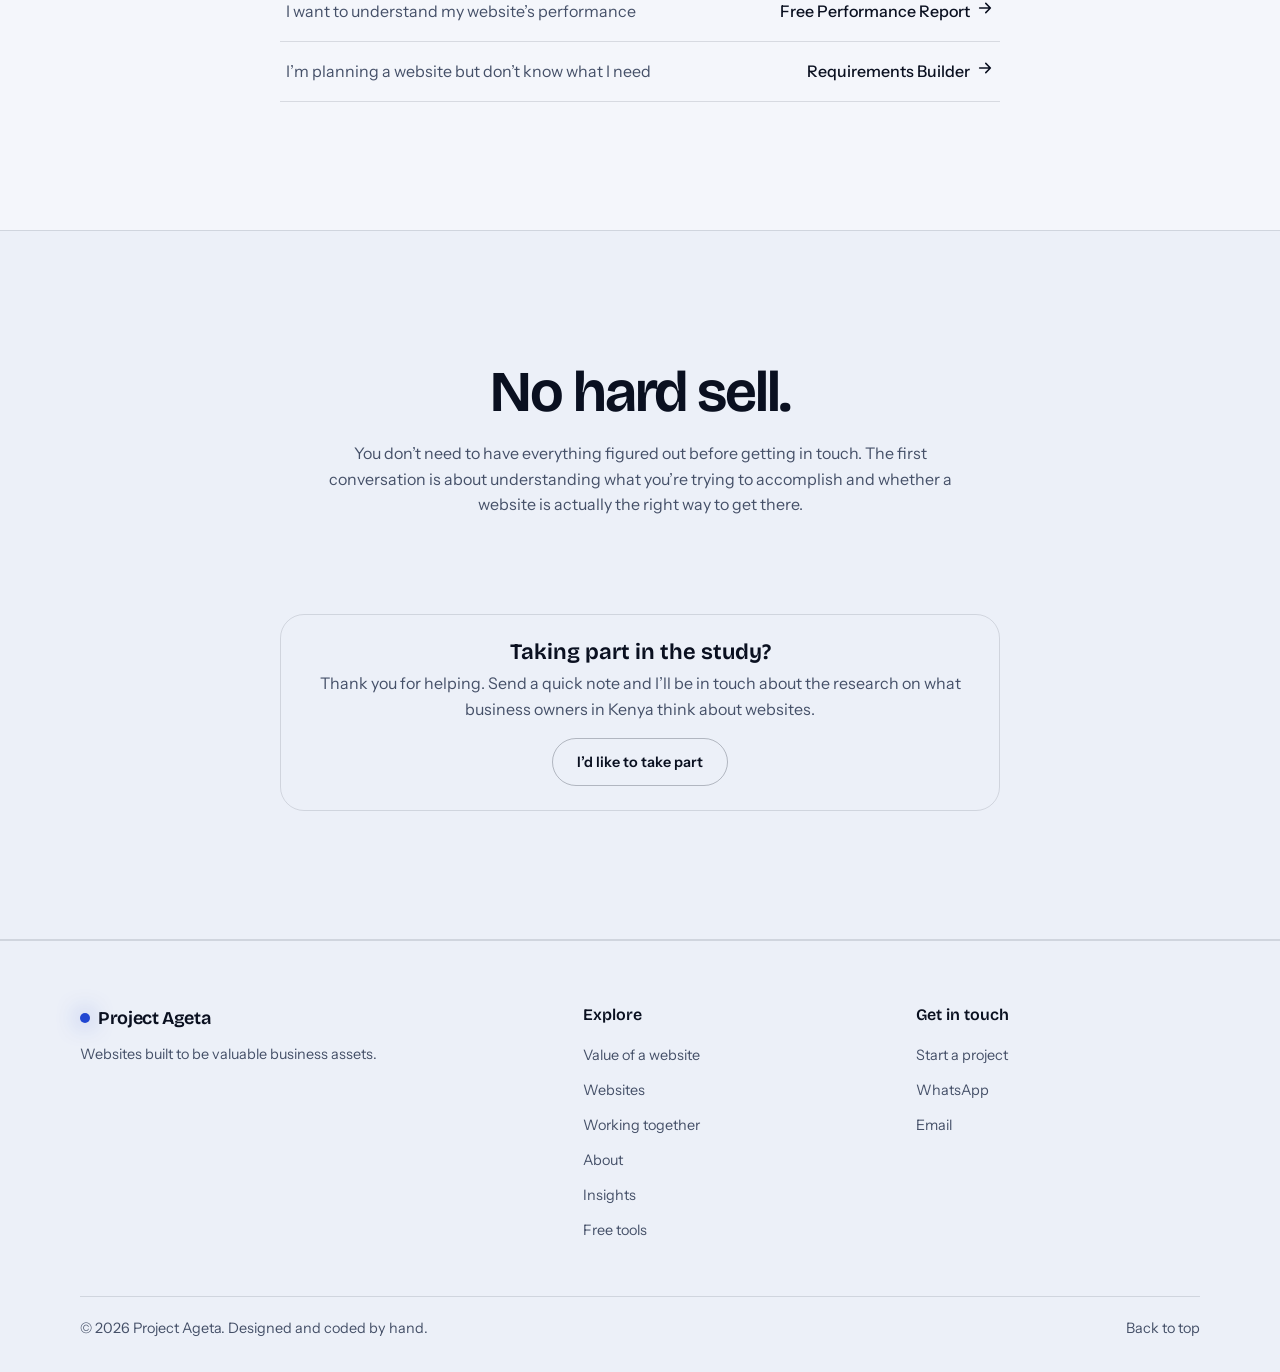
<file: start-a-project.html>
<!DOCTYPE html>
<html lang="en">
<head>
<meta charset="utf-8">
<meta name="color-scheme" content="light dark">
<meta name="theme-color" content="#F4F6FB" media="(prefers-color-scheme: light)">
<meta name="theme-color" content="#05070D" media="(prefers-color-scheme: dark)">
<meta name="viewport" content="width=device-width, initial-scale=1, viewport-fit=cover, interactive-widget=resizes-content">
<title>Start a project | Project Ageta</title>
<link rel="preconnect" href="https://fonts.googleapis.com">
<link rel="preconnect" href="https://fonts.gstatic.com" crossorigin>
<link rel="stylesheet" href="https://fonts.googleapis.com/css2?family=Bricolage+Grotesque:opsz,wght@12..96,500..800&family=Instrument+Sans:wght@400..600&family=JetBrains+Mono:wght@500&display=swap">
<link rel="stylesheet" href="styles.css">
</head>
<body class="pg-start">
<a class="skip" href="#main">Skip to main content</a>
<header class="site-header"><div class="bar"><a class="brand" href="index.html" translate="no">Project Ageta</a>
<nav id="nav" aria-label="Main"><a href="value-of-a-website.html">Value of a website</a><a href="websites.html">Websites</a><a href="working-together.html">Working together</a><a href="about.html">About</a><a href="insights.html">Insights</a><a href="free-tools.html">Free tools</a><a class="only-m" href="start-a-project.html" aria-current="page">Start a project</a></nav>
<div class="hd-r"><button class="btn tg" id="tg" aria-label="Toggle light and dark theme"><span class="i i-theme" aria-hidden="true"></span></button><a class="btn start" href="start-a-project.html" aria-current="page">Start a project</a><button class="btn tg burger" id="bg" aria-label="Open menu" aria-expanded="false" aria-controls="nav"><span></span><span></span><span></span></button></div></div></header>
<section class="p1">
<div class="in" id="main" tabindex="-1">
<h1>Let’s figure out what your website needs to do</h1>
<p class="lead">Tell me a little about your business, what you’re trying to accomplish, and what you have in mind. I’ll review it and we’ll figure out whether I’m the right person to help.</p>
<p class="nt">Submitting the form isn’t committing to buying anything.</p>
</div>
</section>
<section class="sec" id="fit">
<div class="in">
<h2 class="vh">Is this right for you?</h2><div class="fit"><div class="y"><h3>You might be a good fit if&hellip;</h3><ul><li>You need a new website.</li><li>Your current website no longer represents your business well.</li><li>You have a clear business or service but struggle to communicate it online.</li><li>You want your website to accomplish something specific.</li><li>You’re willing to think about the website as more than just a digital brochure.</li></ul></div>
<div class="n"><h3>You might want to start somewhere else if&hellip;</h3><ul><li>You’re not sure whether you need a website. <a class="lk" href="free-tools.html#should-i">Should I have a website?</a></li><li>You already have a website and want an outside perspective. <a class="lk" href="free-tools.html#audit">Free Website Audit</a></li><li>You’re still figuring out what your website needs. <a class="lk" href="free-tools.html#requirements">Requirements Builder</a></li></ul></div></div>
</div>
</section>
<section class="sec" id="form">
<div class="in">
<div class="sh"><h2>Tell me about your project</h2></div>
<form class="pf" id="pf">
<fieldset class="fs"><legend>About you</legend><p class="hint">So I know who I’m talking to.</p><div class="fl"><label class="f"><b>Name</b><input type="text" name="name" required autocomplete="name" autocapitalize="words" enterkeyhint="next"></label><label class="f"><b>Email</b><input type="email" name="email" required autocomplete="email" inputmode="email" autocapitalize="none" autocorrect="off" spellcheck="false" enterkeyhint="next"></label><label class="f"><b>Business or brand</b><input type="text" name="biz" required autocomplete="organization" enterkeyhint="next"></label><label class="f"><b>Website (optional)</b><input type="text" name="site" inputmode="url" autocomplete="url" autocapitalize="none" autocorrect="off" spellcheck="false" enterkeyhint="next" placeholder="e.g. yourbusiness.co.ke…"></label></div></fieldset>
<fieldset class="fs"><legend>About the project</legend><p class="hint">Tell me in your own words. There are no wrong answers.</p>
<div class="q"><b>What are you looking for?</b><div class="rg"><label class="ro"><input type="radio" name="kind" value="New website" required>New website</label><label class="ro"><input type="radio" name="kind" value="Redesign">Redesign</label><label class="ro"><input type="radio" name="kind" value="Website improvement">Website improvement</label><label class="ro"><input type="radio" name="kind" value="Not sure yet">Not sure yet</label></div></div>
<label class="f q"><b>Tell me about your business</b><span>What do you do, who do you serve, and what should someone understand about you?</span><textarea name="about" autocomplete="off"></textarea></label>
<label class="f q"><b>What would you like the website to accomplish?</b><span>For example: generate inquiries, showcase your work, explain your services, build trust, accept bookings, sell something, provide information, or something else.</span><textarea name="goal" required autocomplete="off"></textarea></label>
<label class="f q"><b>What isn’t working right now? (optional)</b><textarea name="problem" autocomplete="off"></textarea></label></fieldset>
<fieldset class="fs"><legend>What you think you’ll need</legend><p class="hint">Don’t worry if you don’t know yet. We can figure this out together.</p><div class="rg"><label class="ro"><input type="checkbox" name="need" value="Home page">Home page</label><label class="ro"><input type="checkbox" name="need" value="About">About</label><label class="ro"><input type="checkbox" name="need" value="Services">Services</label><label class="ro"><input type="checkbox" name="need" value="Portfolio">Portfolio</label><label class="ro"><input type="checkbox" name="need" value="Contact">Contact</label><label class="ro"><input type="checkbox" name="need" value="Blog / Insights">Blog / Insights</label><label class="ro"><input type="checkbox" name="need" value="Booking">Booking</label><label class="ro"><input type="checkbox" name="need" value="Forms">Forms</label><label class="ro"><input type="checkbox" name="need" value="Payments">Payments</label><label class="ro"><input type="checkbox" name="need" value="E-commerce">E-commerce</label><label class="ro"><input type="checkbox" name="need" value="CMS">CMS</label><label class="ro"><input type="checkbox" name="need" value="Other">Other</label></div></fieldset>
<fieldset class="fs"><legend>Budget</legend><p class="hint">Do you have a budget in mind? It helps me suggest the right approach, and it’s fine not to know yet.</p><div class="rg"><label class="ro"><input type="radio" name="budget" value="Under KSh 10,000">Under KSh&nbsp;10,000</label><label class="ro"><input type="radio" name="budget" value="KSh 10,000–25,000">KSh&nbsp;10,000–25,000</label><label class="ro"><input type="radio" name="budget" value="KSh 25,000–50,000">KSh&nbsp;25,000–50,000</label><label class="ro"><input type="radio" name="budget" value="KSh 50,000+">KSh&nbsp;50,000+</label><label class="ro"><input type="radio" name="budget" value="I'm not sure yet">I’m not sure yet</label></div></fieldset>
<fieldset class="fs"><legend>Timeline</legend><p class="hint">When would you ideally like to launch?</p><div class="rg"><label class="ro"><input type="radio" name="time" value="As soon as possible">As soon as possible</label><label class="ro"><input type="radio" name="time" value="Within 1 month">Within 1 month</label><label class="ro"><input type="radio" name="time" value="1–3 months">1–3 months</label><label class="ro"><input type="radio" name="time" value="3+ months">3+ months</label><label class="ro"><input type="radio" name="time" value="I'm just exploring">I’m just exploring</label></div></fieldset>
<fieldset class="fs"><legend>Anything else?</legend><label class="f"><b>Is there anything else you’d like me to know about the project?</b><textarea name="more" autocomplete="off"></textarea></label></fieldset>
<div class="sub"><button class="btn solid" type="submit">Send my project details</button><span>Sending this doesn’t commit you to anything.</span></div>
<div class="rs" id="rs" hidden></div>
</form>
</div>
</section>
<section class="sec" id="next">
<div class="in">
<div class="sh"><h2>What happens next</h2><p>So you’re never left wondering.</p></div>
<div class="nx"><div class="ns"><span class="n">01</span><div><h3>I review your project</h3><p>I’ll look through what you’ve shared and determine whether I can help.</p></div></div><div class="ns"><span class="n">02</span><div><h3>We talk</h3><p>If it looks like there’s a potential fit, we’ll have a conversation about your goals, requirements and questions.</p></div></div><div class="ns"><span class="n">03</span><div><h3>We figure out the right approach</h3><p>We’ll clarify what the website needs to accomplish, what needs to be built, the timeline and the cost.</p></div></div><div class="ns"><span class="n">04</span><div><h3>You decide</h3><p>I’ll send you the proposal and you can decide whether you’d like to move forward.</p></div></div></div>
</div>
</section>
<section class="sec" id="not-ready">
<div class="in">
<div class="sh"><h2>Not ready to start a project?</h2><p>That’s completely fine. These can help in the meantime.</p></div>
<div class="nr"><a class="rw" href="free-tools.html#should-i"><span>I’m not sure I need a website</span><b>Should I have a website?</b></a><a class="rw" href="free-tools.html#audit"><span>I already have a website</span><b>Free Website Audit</b></a><a class="rw" href="free-tools.html#performance"><span>I want to understand my website’s performance</span><b>Free Performance Report</b></a><a class="rw" href="free-tools.html#requirements"><span>I’m planning a website but don’t know what I need</span><b>Requirements Builder</b></a></div>
</div>
</section>
<section class="sec" id="reassurance">
<div class="in"><div class="fin"><h2>No hard sell.</h2><p>You don’t need to have everything figured out before getting in touch. The first conversation is about understanding what you’re trying to accomplish and whether a website is actually the right way to get there.</p></div>
<div class="sy" id="study"><h3>Taking part in the study?</h3><p>Thank you for helping. Send a quick note and I’ll be in touch about the research on what business owners in Kenya think about websites.</p><button class="btn" type="button" id="sbn">I’d like to take part</button><p id="sm" hidden style="margin:12px 0 0;font-size:.9rem"></p></div></div>
</section>
<footer>
<div class="ft">
<div><a class="brand" href="#">Project Ageta</a><p>Websites built to be valuable business assets.</p></div>
<div><h3>Explore</h3><ul><li><a href="value-of-a-website.html">Value of a website</a></li><li><a href="websites.html">Websites</a></li><li><a href="working-together.html">Working together</a></li><li><a href="about.html">About</a></li><li><a href="insights.html">Insights</a></li><li><a href="free-tools.html">Free tools</a></li></ul></div>
<div><h3>Get in touch</h3><ul><li><a href="start-a-project.html">Start a project</a></li><li><a href="https://wa.me/" data-contact="wa">WhatsApp</a></li><li><a href="mailto:" data-contact="email">Email</a></li></ul></div>
</div>
<div class="fb"><span>&copy; 2026 Project Ageta. Designed and coded by hand.</span><a href="#">Back to top</a></div>
</footer>
<script src="script.js" defer></script>
</body>
</html>
</file>
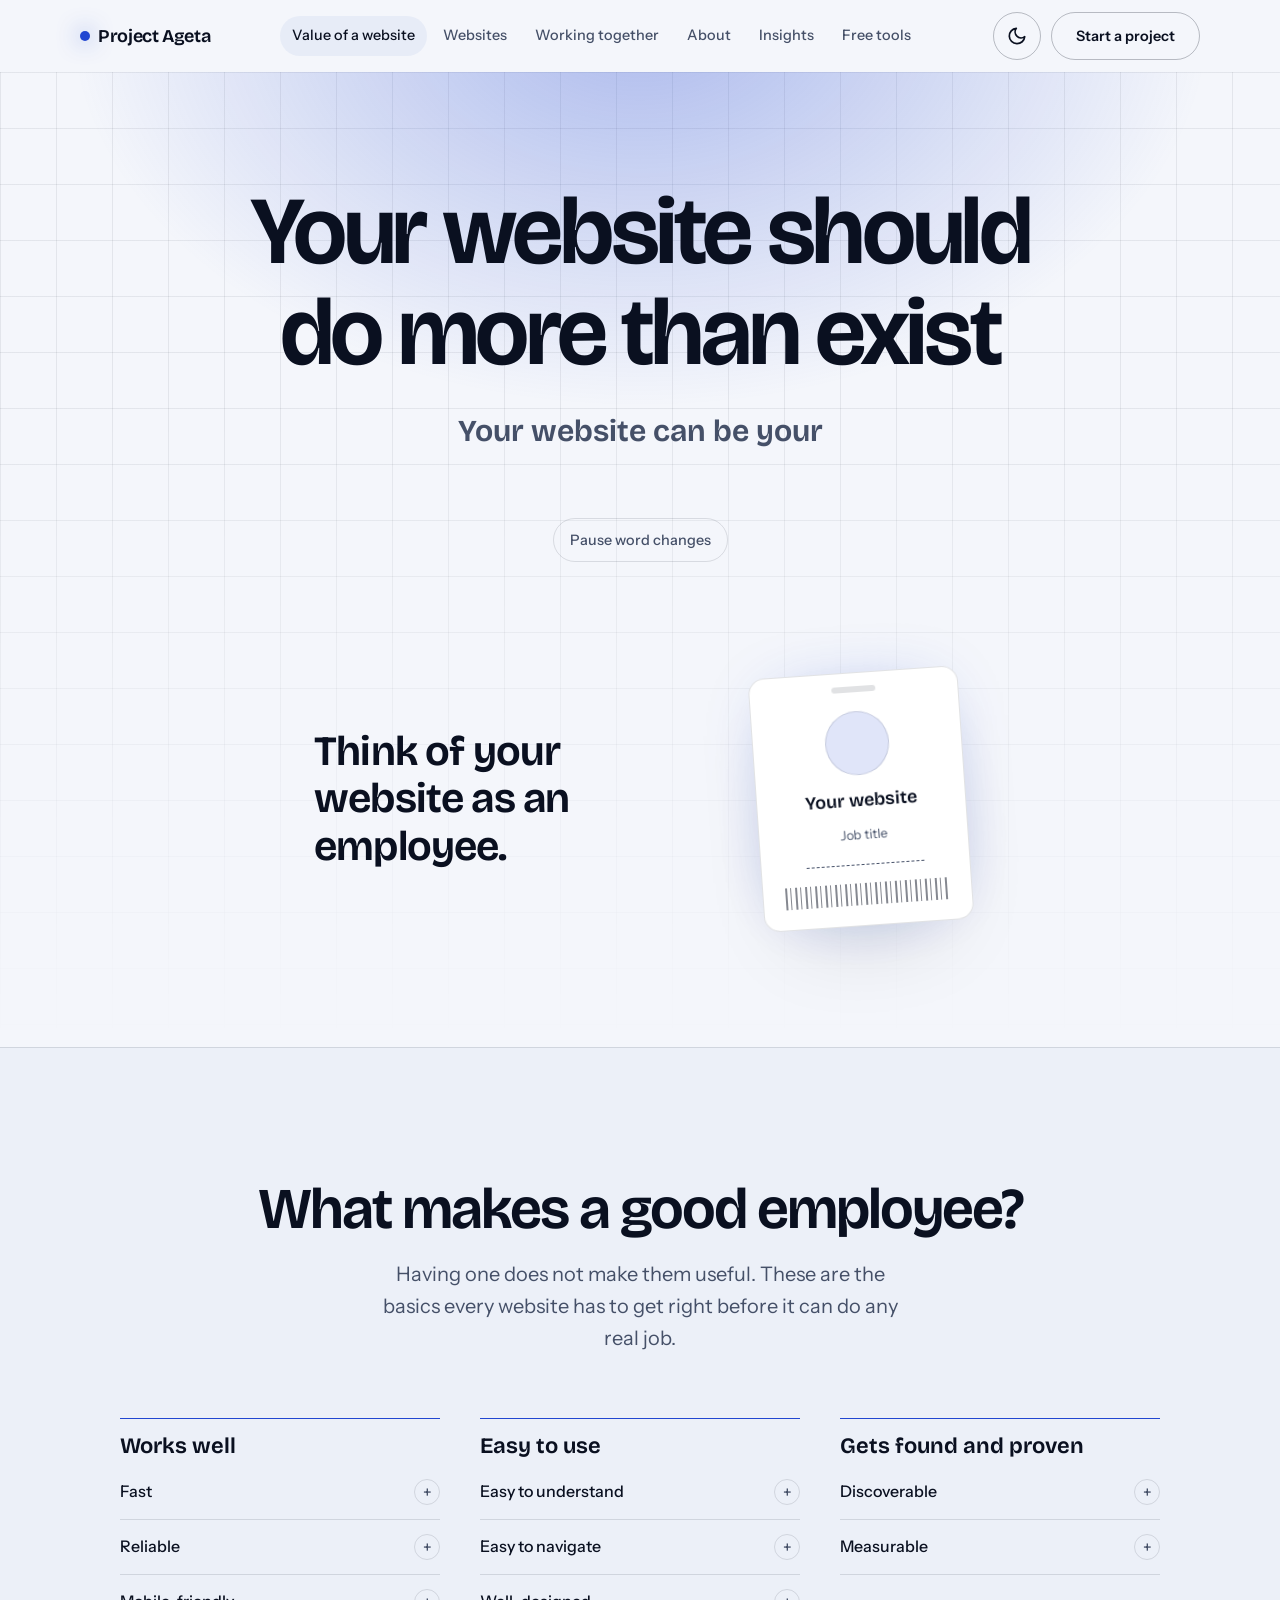
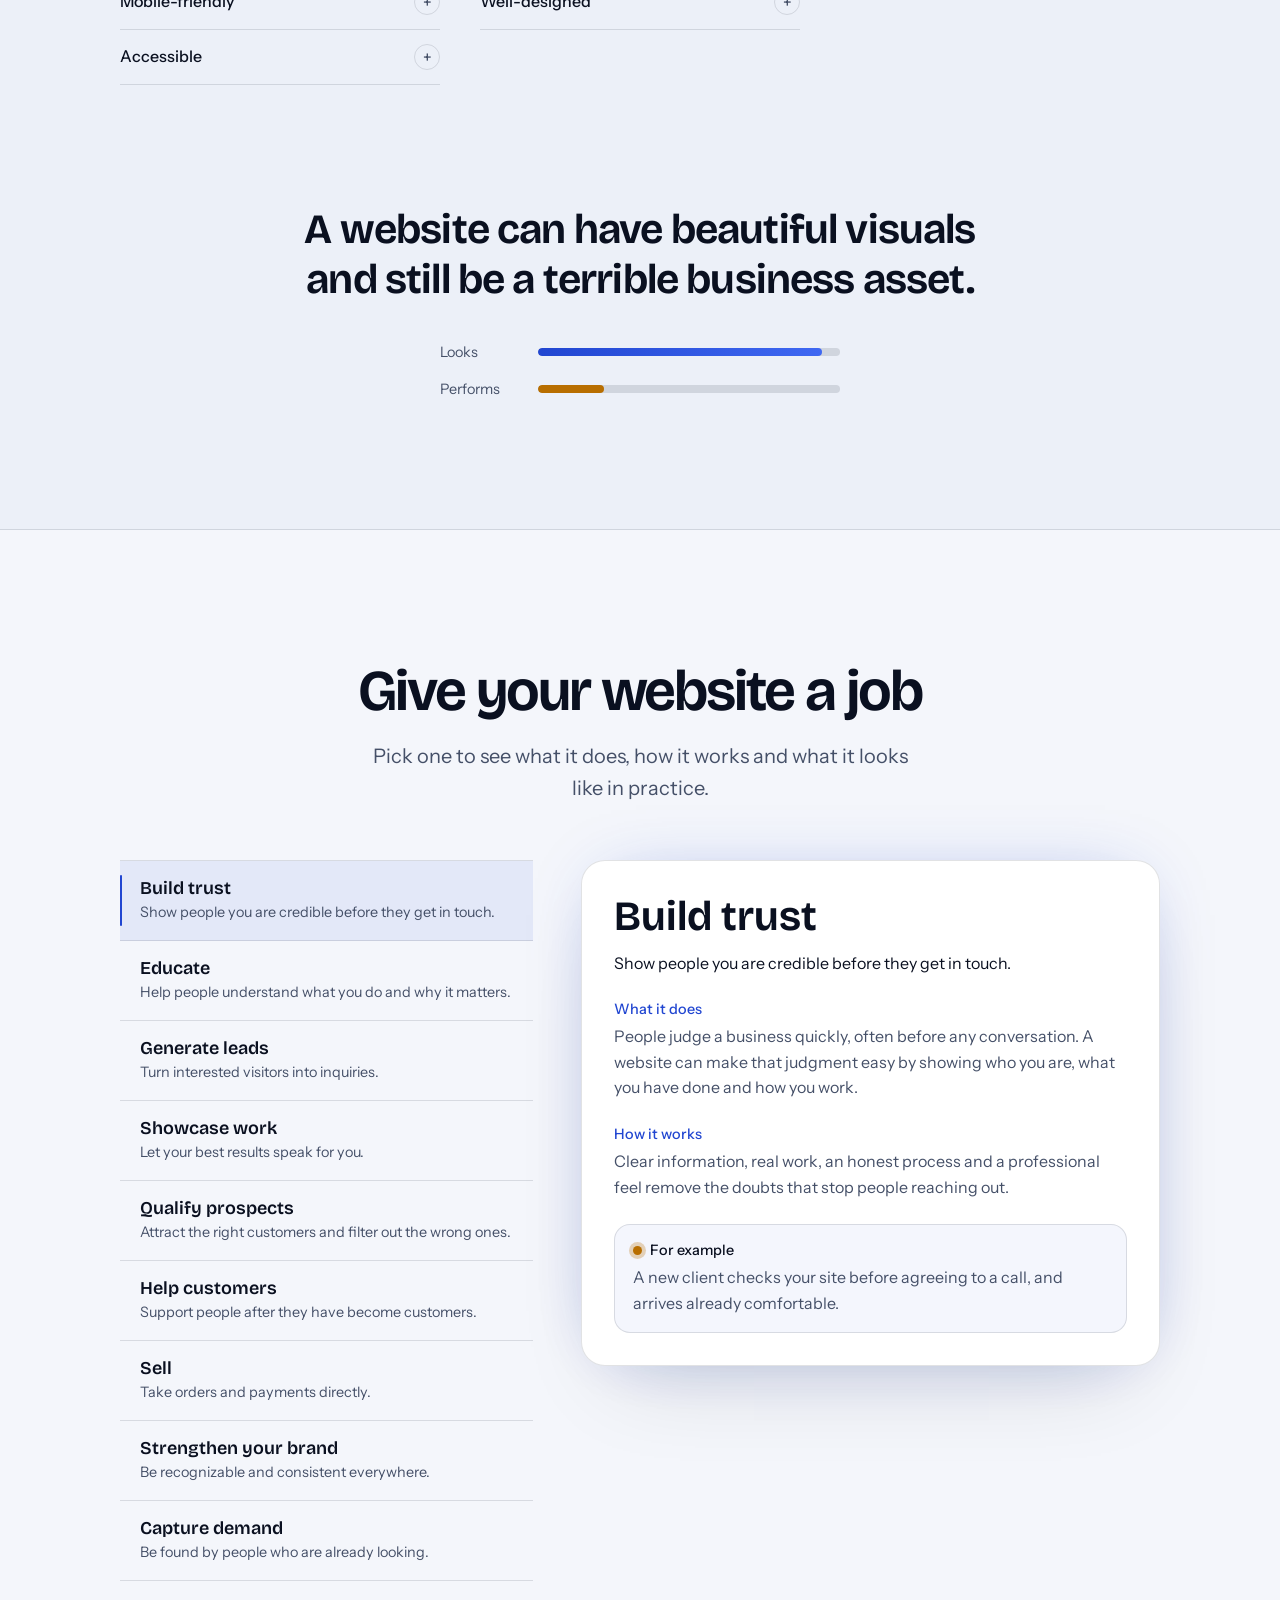
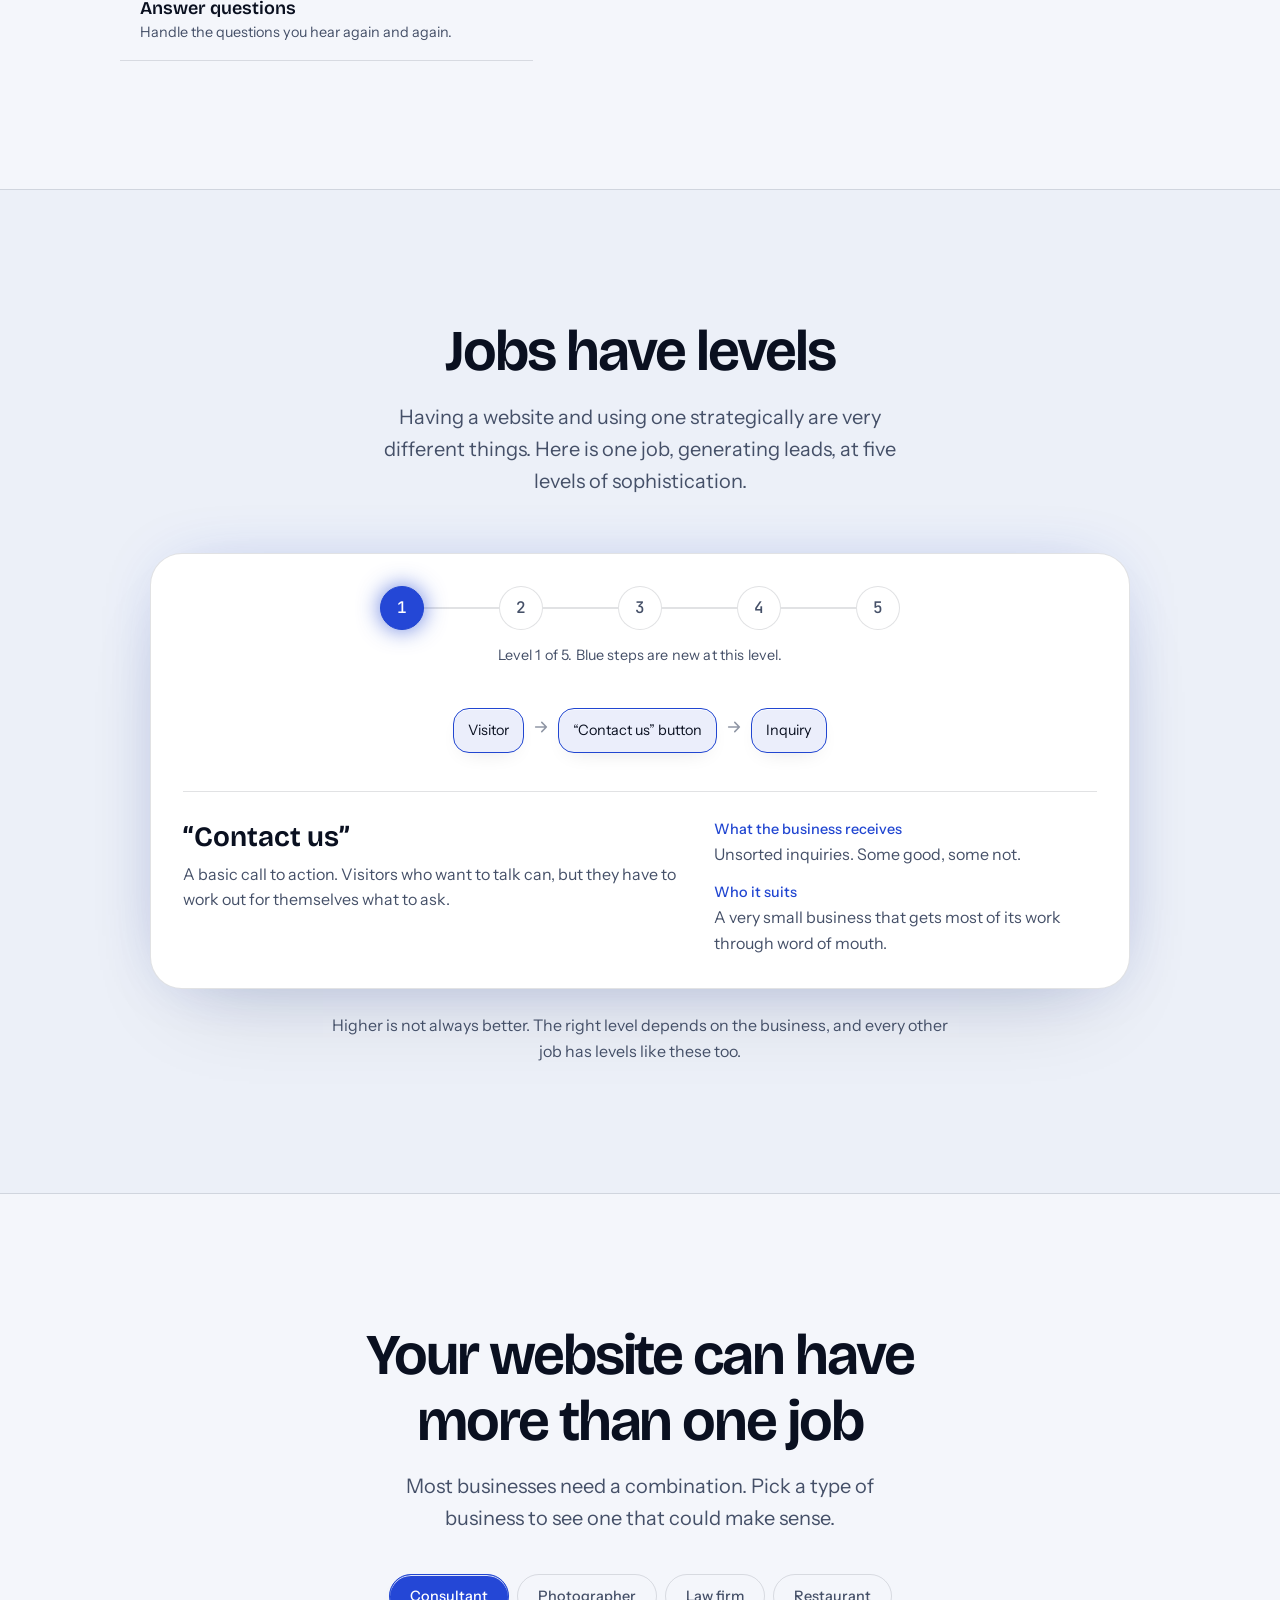
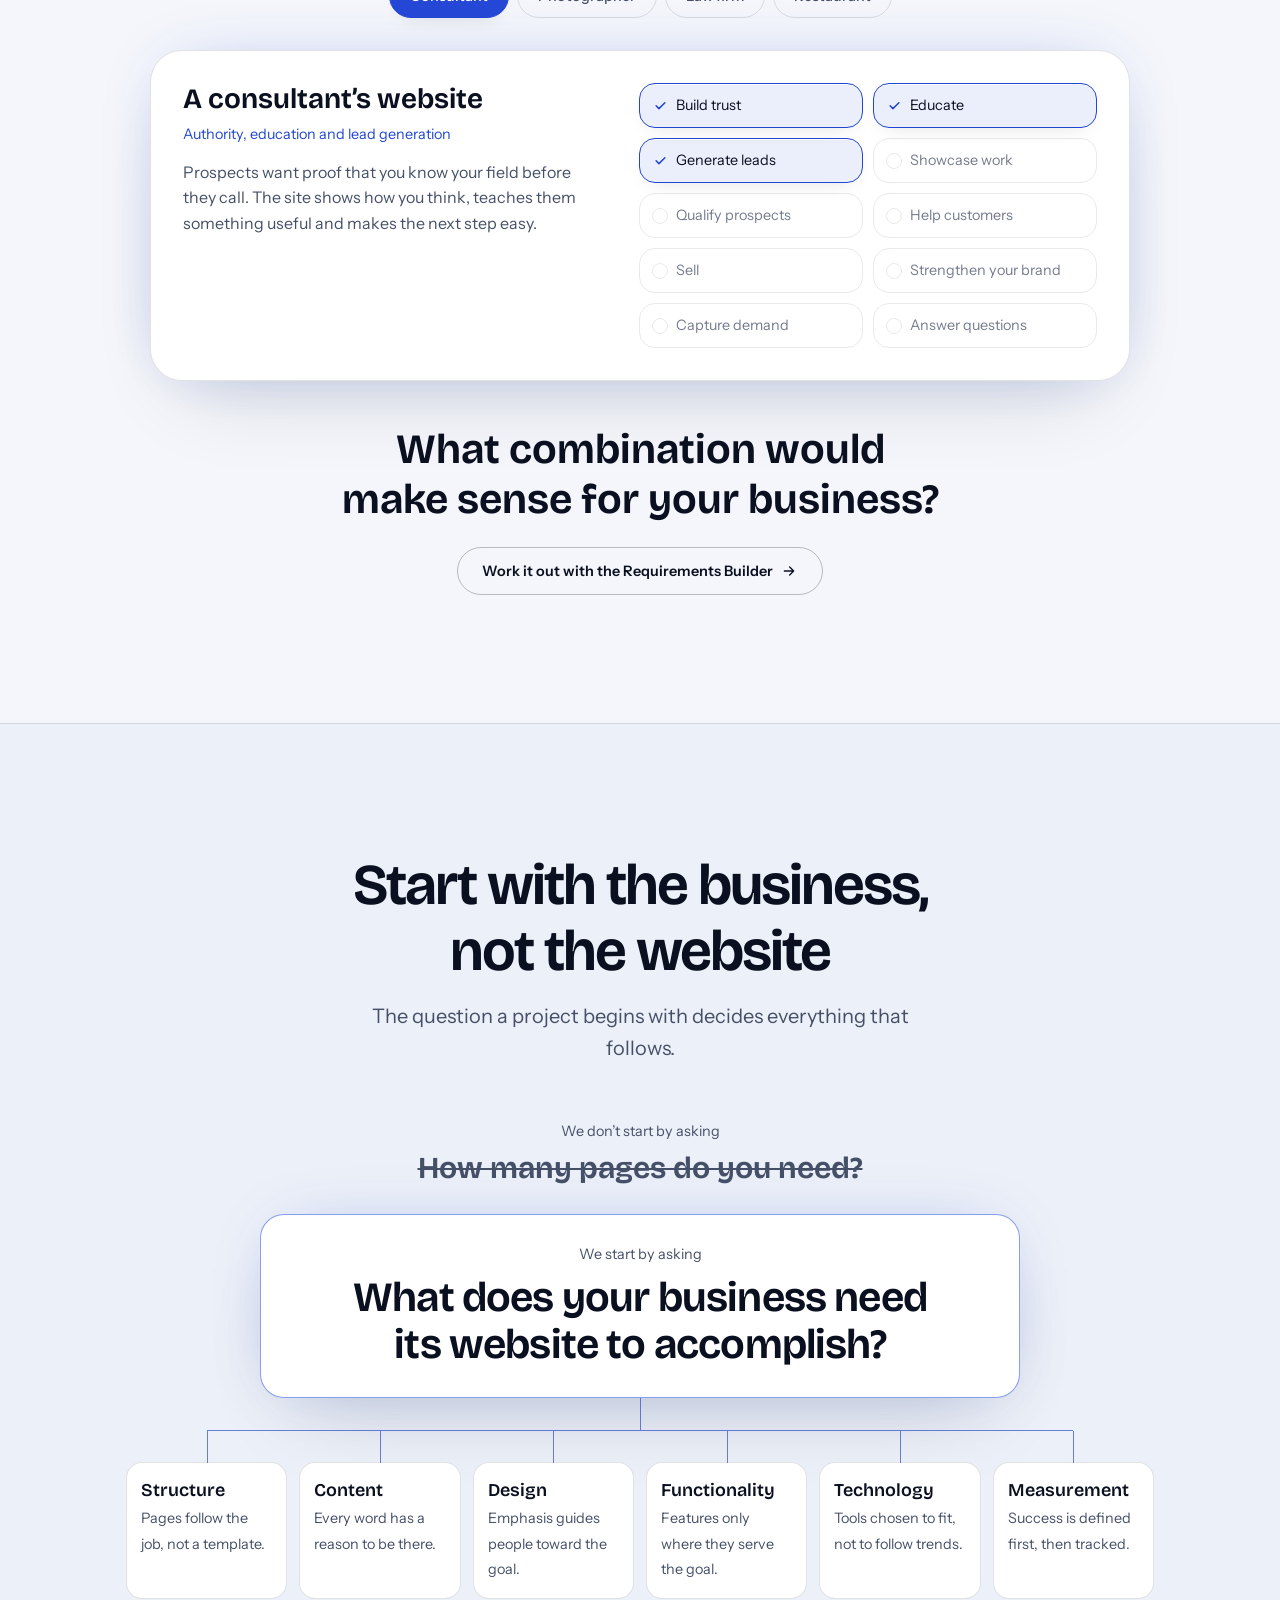
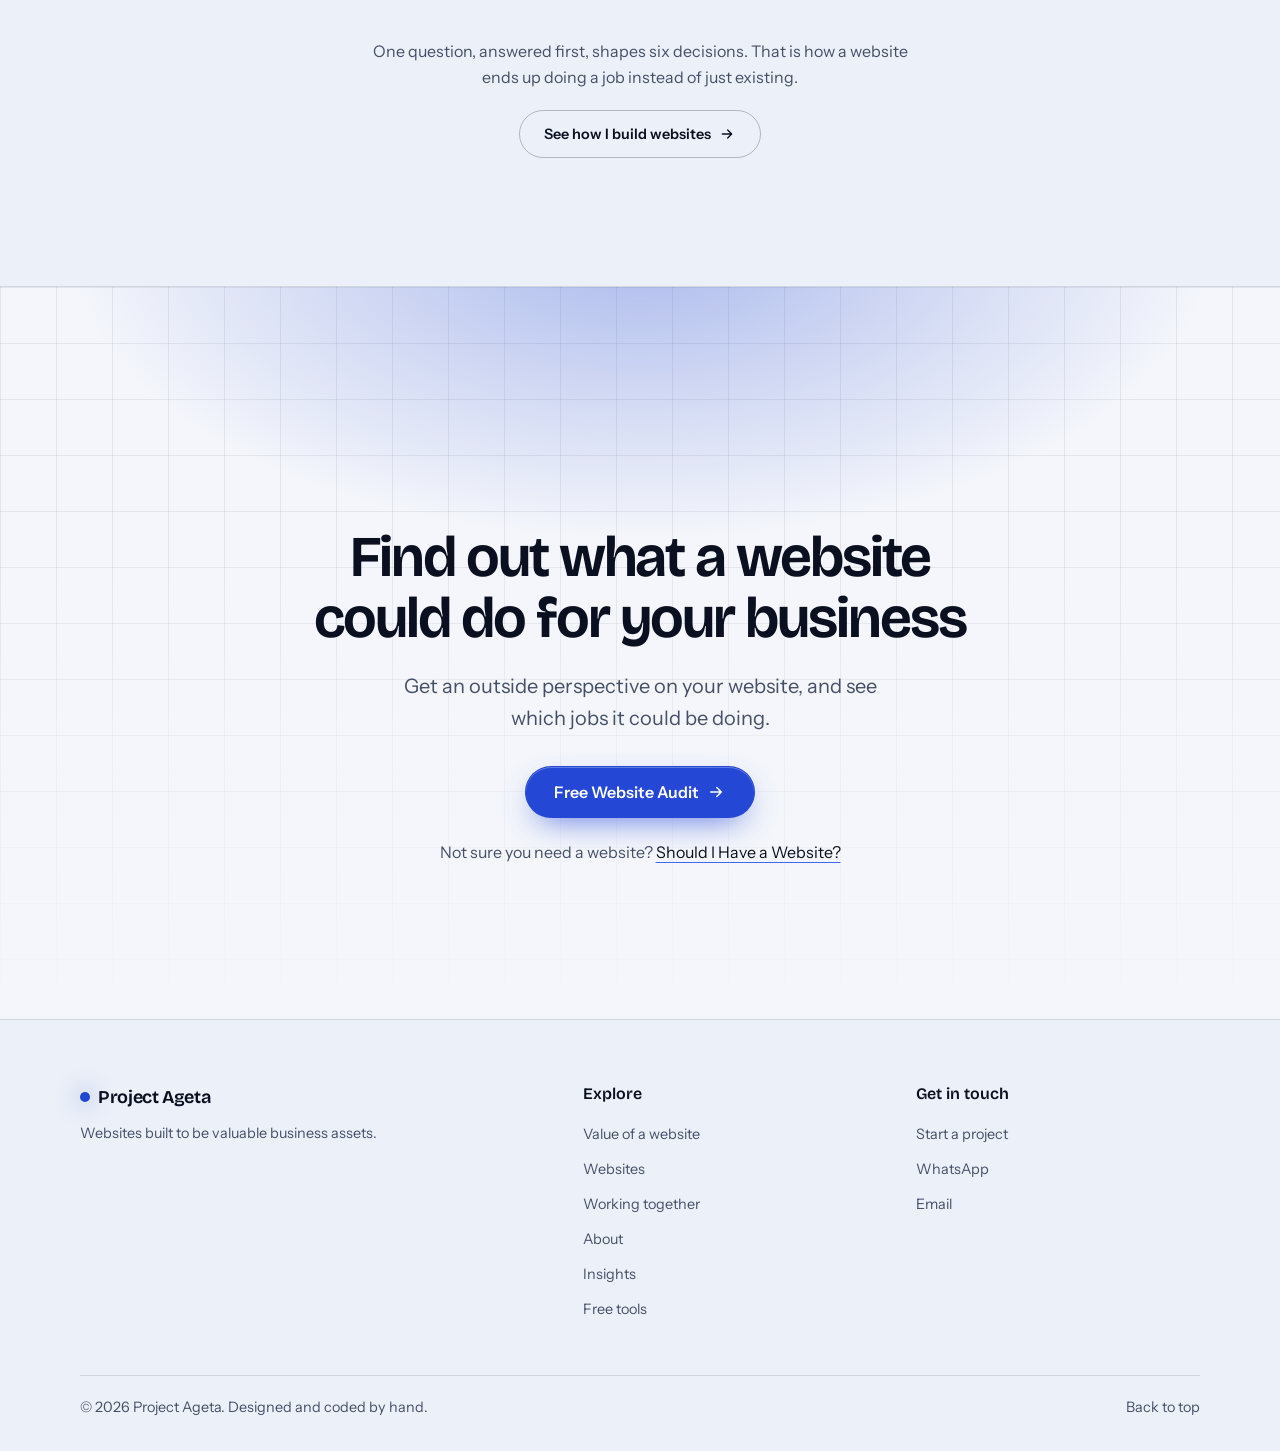
<file: value-of-a-website.html>
<!DOCTYPE html>
<html lang="en">
<head>
<meta charset="utf-8">
<meta name="color-scheme" content="light dark">
<meta name="theme-color" content="#F4F6FB" media="(prefers-color-scheme: light)">
<meta name="theme-color" content="#05070D" media="(prefers-color-scheme: dark)">
<meta name="viewport" content="width=device-width, initial-scale=1, viewport-fit=cover, interactive-widget=resizes-content">
<title>The value of a website | Project Ageta</title>
<link rel="preconnect" href="https://fonts.googleapis.com">
<link rel="preconnect" href="https://fonts.gstatic.com" crossorigin>
<link rel="stylesheet" href="https://fonts.googleapis.com/css2?family=Bricolage+Grotesque:opsz,wght@12..96,500..800&family=Instrument+Sans:wght@400..600&family=JetBrains+Mono:wght@500&display=swap">
<link rel="stylesheet" href="styles.css">
</head>
<body class="pg-value">
<a class="skip" href="#main">Skip to main content</a>
<header class="site-header"><div class="bar"><a class="brand" href="index.html" translate="no">Project Ageta</a>
<nav id="nav" aria-label="Main"><a href="value-of-a-website.html" aria-current="page">Value of a website</a><a href="websites.html">Websites</a><a href="working-together.html">Working together</a><a href="about.html">About</a><a href="insights.html">Insights</a><a href="free-tools.html">Free tools</a><a class="only-m" href="start-a-project.html">Start a project</a></nav>
<div class="hd-r"><button class="btn tg" id="tg" aria-label="Toggle light and dark theme"><span class="i i-theme" aria-hidden="true"></span></button><a class="btn start" href="start-a-project.html">Start a project</a><button class="btn tg burger" id="bg" aria-label="Open menu" aria-expanded="false" aria-controls="nav"><span></span><span></span><span></span></button></div></div></header>
<section class="p1">
<div class="arc" aria-hidden="true"></div>
<div class="in" id="main" tabindex="-1">
<h1>Your website should do more than exist</h1>
<p class="rot">Your website can be your<span class="k" id="k" aria-live="off">salesperson</span></p>
<div class="mqw"><button class="pz" id="rp" type="button" aria-pressed="false">Pause word changes</button></div>
<div class="emp"><p>Think of your website as an employee.</p><div class="badge" aria-hidden="true"><div class="av"></div><b>Your website</b><span>Job title</span><div class="bl"></div><div class="bc"></div></div></div>
</div>
</section>
<section class="sec" id="good-employee">
<div class="in">
<div class="sh"><h2>What makes a good employee?</h2><p>Having one does not make them useful. These are the basics every website has to get right before it can do any real job.</p></div>
<div class="gr"><div><h3>Works well</h3><details name="tr"><summary>Fast</summary><p>Visitors leave slow pages before reading a word. Speed is your first impression.</p></details><details name="tr"><summary>Reliable</summary><p>It is there when people need it, with no broken pages or dead forms.</p></details><details name="tr"><summary>Mobile-friendly</summary><p>Many visitors arrive on a phone, so it has to work properly on one.</p></details><details name="tr"><summary>Accessible</summary><p>Everyone can use it, including people with disabilities, older devices or slow connections.</p></details></div><div><h3>Easy to use</h3><details name="tr"><summary>Easy to understand</summary><p>A visitor should know what you do and what to do next within seconds.</p></details><details name="tr"><summary>Easy to navigate</summary><p>People find what they came for without hunting.</p></details><details name="tr"><summary>Well-designed</summary><p>Design that guides attention and builds confidence, not decoration.</p></details></div><div><h3>Gets found and proven</h3><details name="tr"><summary>Discoverable</summary><p>People searching for what you offer can actually find you.</p></details><details name="tr"><summary>Measurable</summary><p>You can see what it is doing, so you can improve it.</p></details></div></div>
<div class="stmt"><p>A website can have beautiful visuals and still be a terrible business asset.</p>
<div class="mt" role="img" aria-label="Illustration: a website that scores high on looks but low on performance"><div>Looks<i style="--w:94%"></i></div><div>Performs<i class="am" style="--w:22%"></i></div></div></div>
</div>
</section>

<section class="sec" id="jobs">
<div class="in">
<div class="sh"><h2>Give your website a job</h2><p>Pick one to see what it does, how it works and what it looks like in practice.</p></div>
<div class="board" id="board"><div class="list" id="list"></div><div class="slot" id="slot"><div class="panel" id="panel" aria-live="polite"></div></div></div>
</div>
</section>

<section class="sec" id="levels">
<div class="in">
<div class="sh"><h2>Jobs have levels</h2><p>Having a website and using one strategically are very different things. Here is one job, generating leads, at five levels of sophistication.</p></div>
<div class="lw">
<div class="stp" id="stp" role="group" aria-label="Level of sophistication"></div>
<p class="cap" id="cap"></p>
<div class="flow" id="flow" aria-live="polite"></div>
<div class="lt"><div><h3 id="lt"></h3><p id="ld"></p></div><div class="rt"><h4>What the business receives</h4><p id="lg"></p><h4>Who it suits</h4><p id="ls"></p></div></div>
</div>
<p class="note2">Higher is not always better. The right level depends on the business, and every other job has levels like these too.</p>
</div>
</section>

<section class="sec" id="combinations">
<div class="in">
<div class="sh"><h2>Your website can have more than one job</h2><p>Most businesses need a combination. Pick a type of business to see one that could make sense.</p></div>
<div class="tabs" id="tabs" role="group" aria-label="Type of business"></div>
<div class="mj"><div><h3 id="mh"></h3><p class="cb" id="mc"></p><p id="md"></p></div><div class="chips" id="chips"></div></div>
<div class="pr"><p>What combination would make sense for your business?</p><a class="btn" href="free-tools.html#requirements">Work it out with the Requirements Builder<span class="i i-arrow" aria-hidden="true"></span></a></div>
</div>
</section>

<section class="sec" id="philosophy">
<div class="in">
<div class="sh"><h2>Start with the business, not the website</h2><p>The question a project begins with decides everything that follows.</p></div>
<p class="q0"><span>We don’t start by asking</span><s>How many pages do you need?</s></p>
<div class="qa"><span>We start by asking</span><b>What does your business need its website to accomplish?</b></div>
<div class="stem" aria-hidden="true"></div>
<div class="drv"><div class="dv"><b>Structure</b><span>Pages follow the job, not a template.</span></div><div class="dv"><b>Content</b><span>Every word has a reason to be there.</span></div><div class="dv"><b>Design</b><span>Emphasis guides people toward the goal.</span></div><div class="dv"><b>Functionality</b><span>Features only where they serve the goal.</span></div><div class="dv"><b>Technology</b><span>Tools chosen to fit, not to follow trends.</span></div><div class="dv"><b>Measurement</b><span>Success is defined first, then tracked.</span></div></div>
<div class="after"><p>One question, answered first, shapes six decisions. That is how a website ends up doing a job instead of just existing.</p><a class="btn" href="websites.html#process">See how I build websites<span class="i i-arrow" aria-hidden="true"></span></a></div>
</div>
</section>
<section class="cta7" id="audit">
<div class="arc hi" aria-hidden="true"></div>
<div class="in">
<h2>Find out what a website could do for your business</h2>
<p class="lead2">Get an outside perspective on your website, and see which jobs it could be doing.</p>
<a class="btn solid" href="free-tools.html#audit">Free Website Audit<span class="i i-arrow" aria-hidden="true"></span></a>
<p class="alt">Not sure you need a website? <a href="free-tools.html#should-i">Should I Have a Website?</a></p>
</div>
</section>
<footer>
<div class="ft">
<div><a class="brand" href="#">Project Ageta</a><p>Websites built to be valuable business assets.</p></div>
<div><h3>Explore</h3><ul><li><a href="value-of-a-website.html">Value of a website</a></li><li><a href="websites.html">Websites</a></li><li><a href="working-together.html">Working together</a></li><li><a href="about.html">About</a></li><li><a href="insights.html">Insights</a></li><li><a href="free-tools.html">Free tools</a></li></ul></div>
<div><h3>Get in touch</h3><ul><li><a href="start-a-project.html">Start a project</a></li><li><a href="https://wa.me/" data-contact="wa">WhatsApp</a></li><li><a href="mailto:" data-contact="email">Email</a></li></ul></div>
</div>
<div class="fb"><span>&copy; 2026 Project Ageta. Designed and coded by hand.</span><a href="#">Back to top</a></div>
</footer>
<script src="script.js" defer></script>
</body>
</html>
</file>
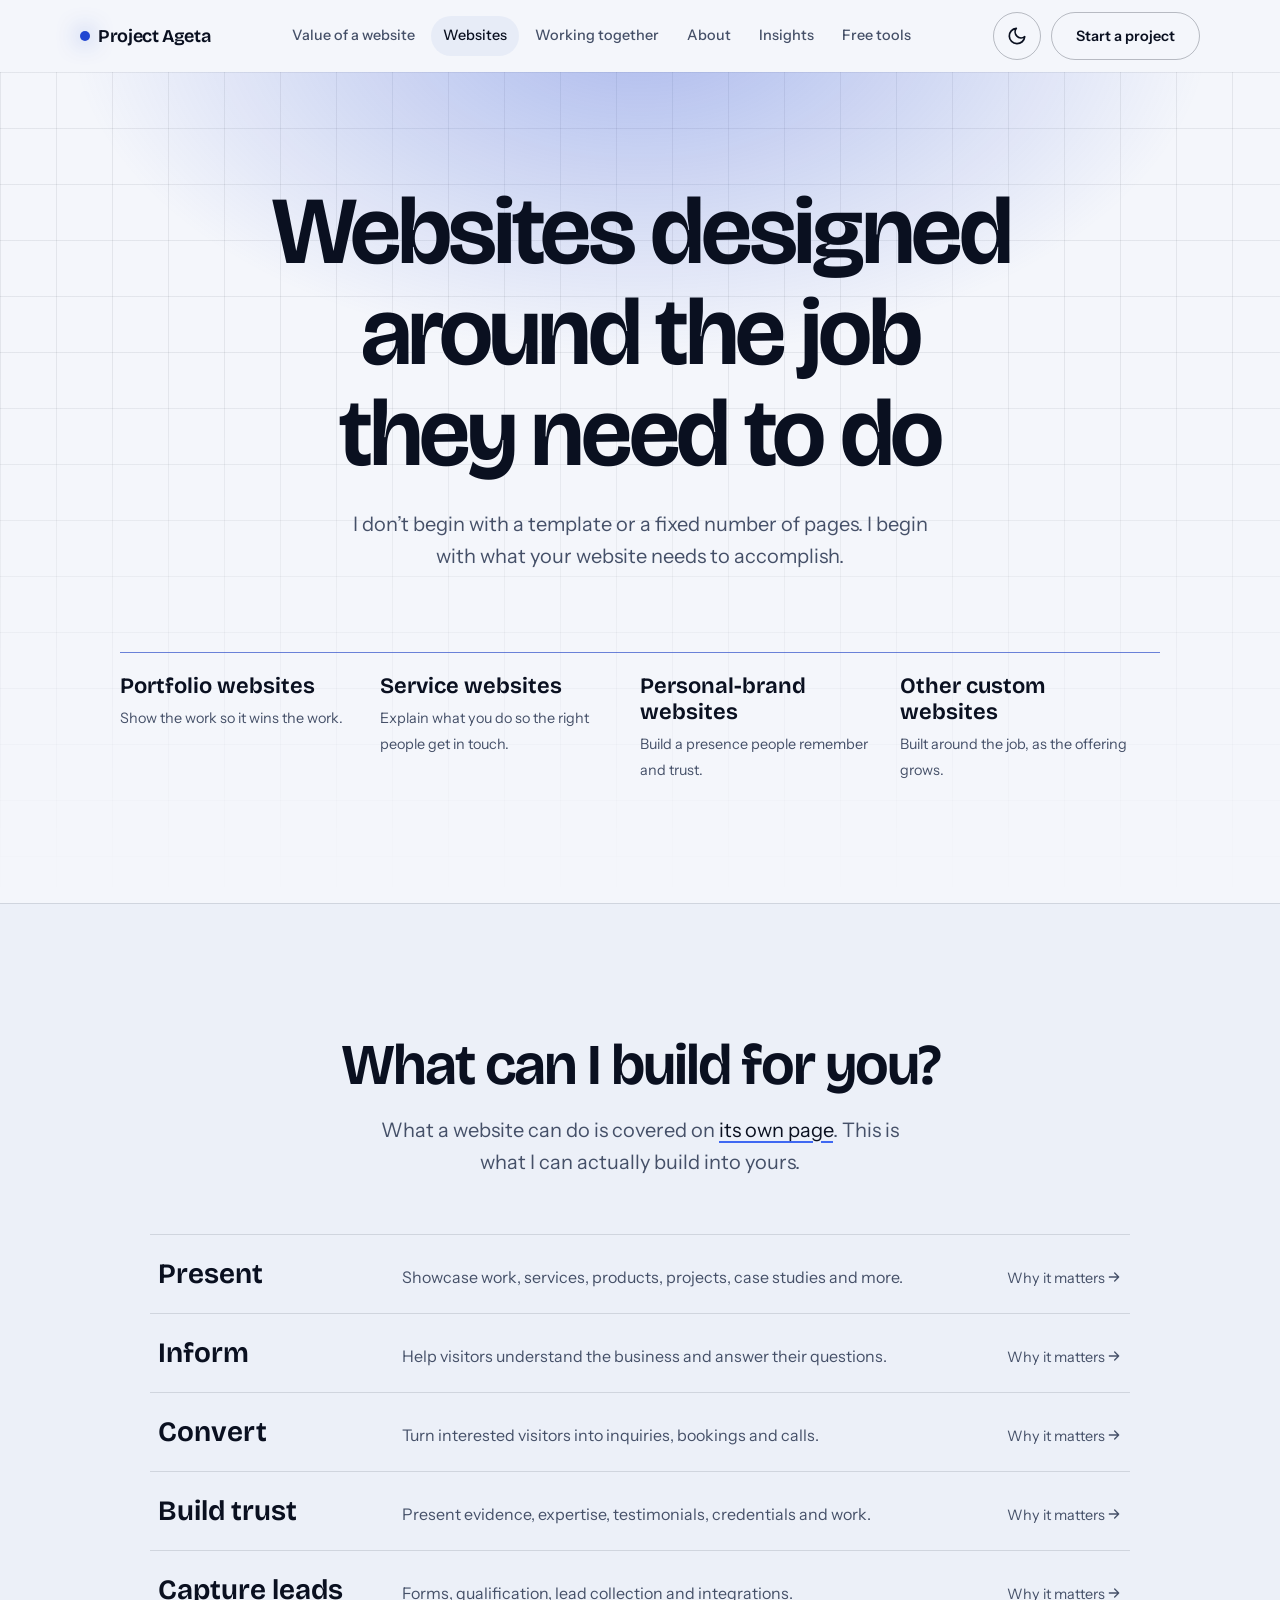
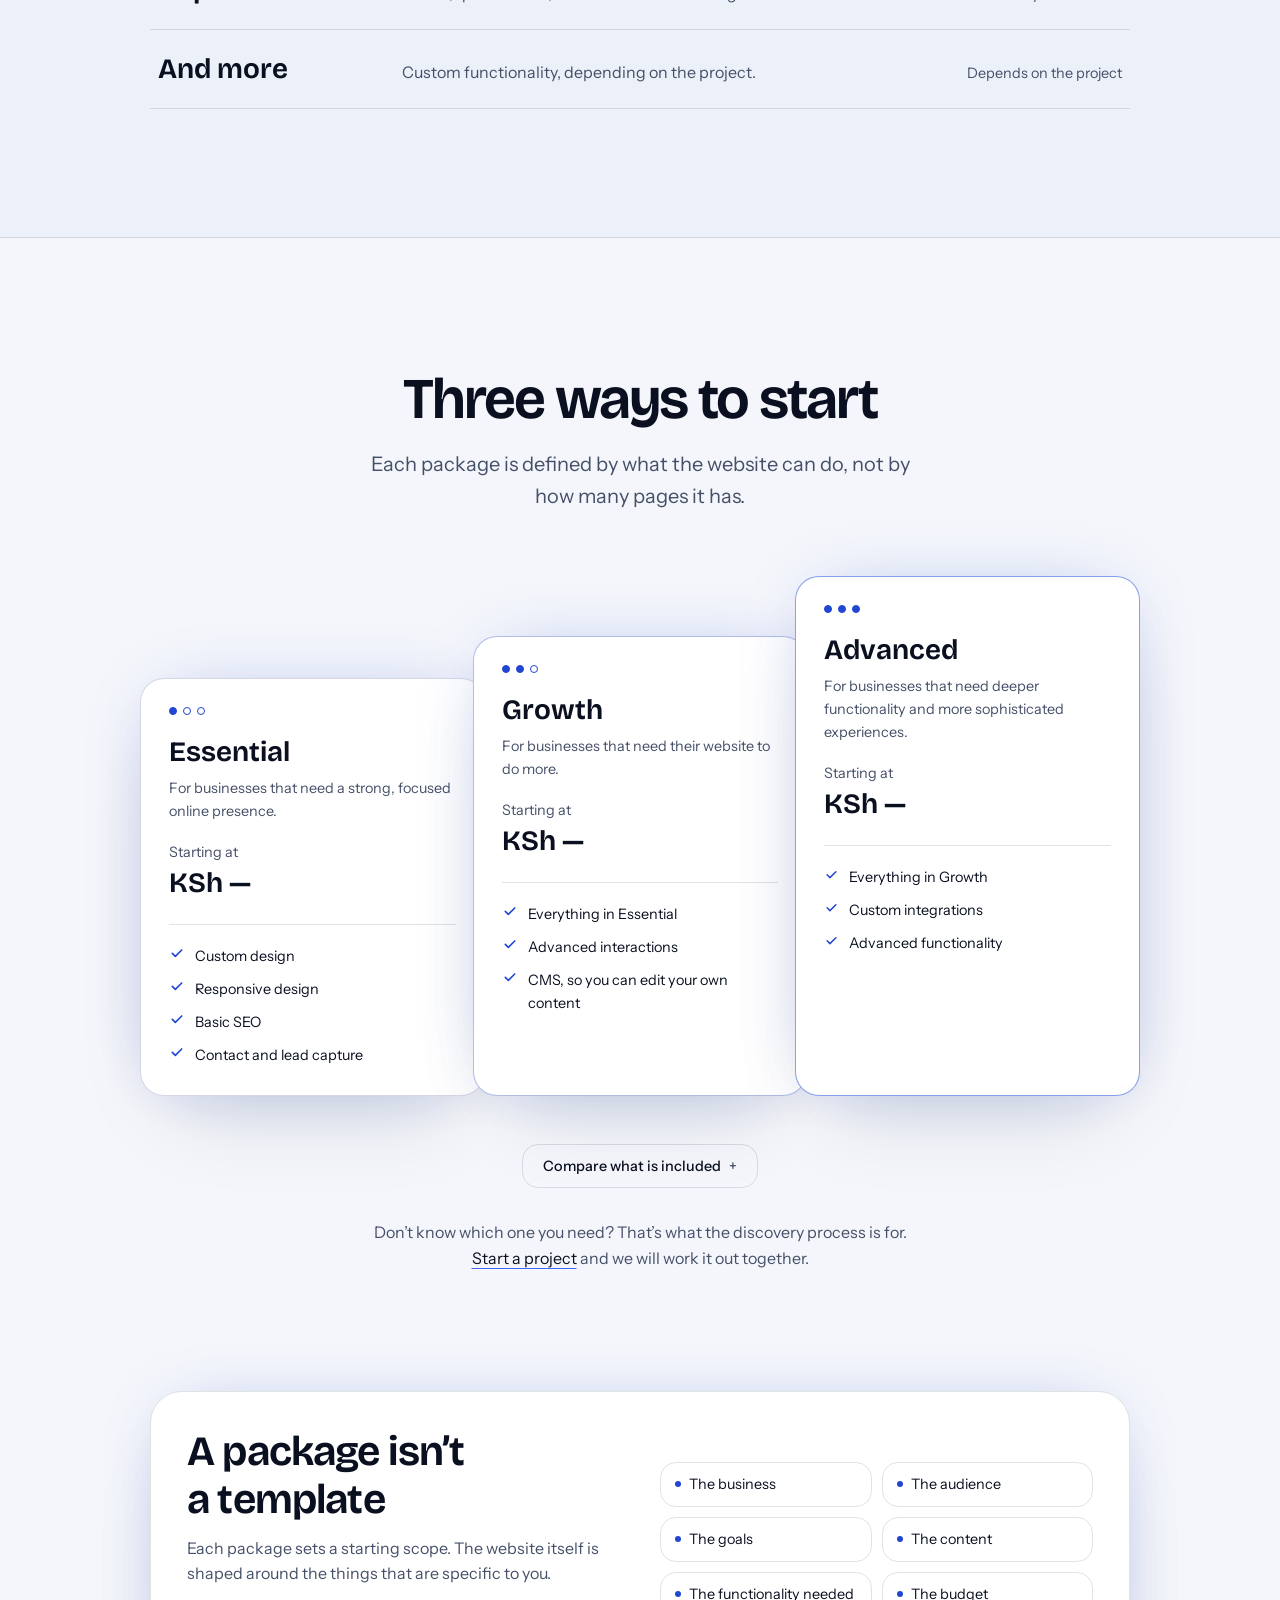
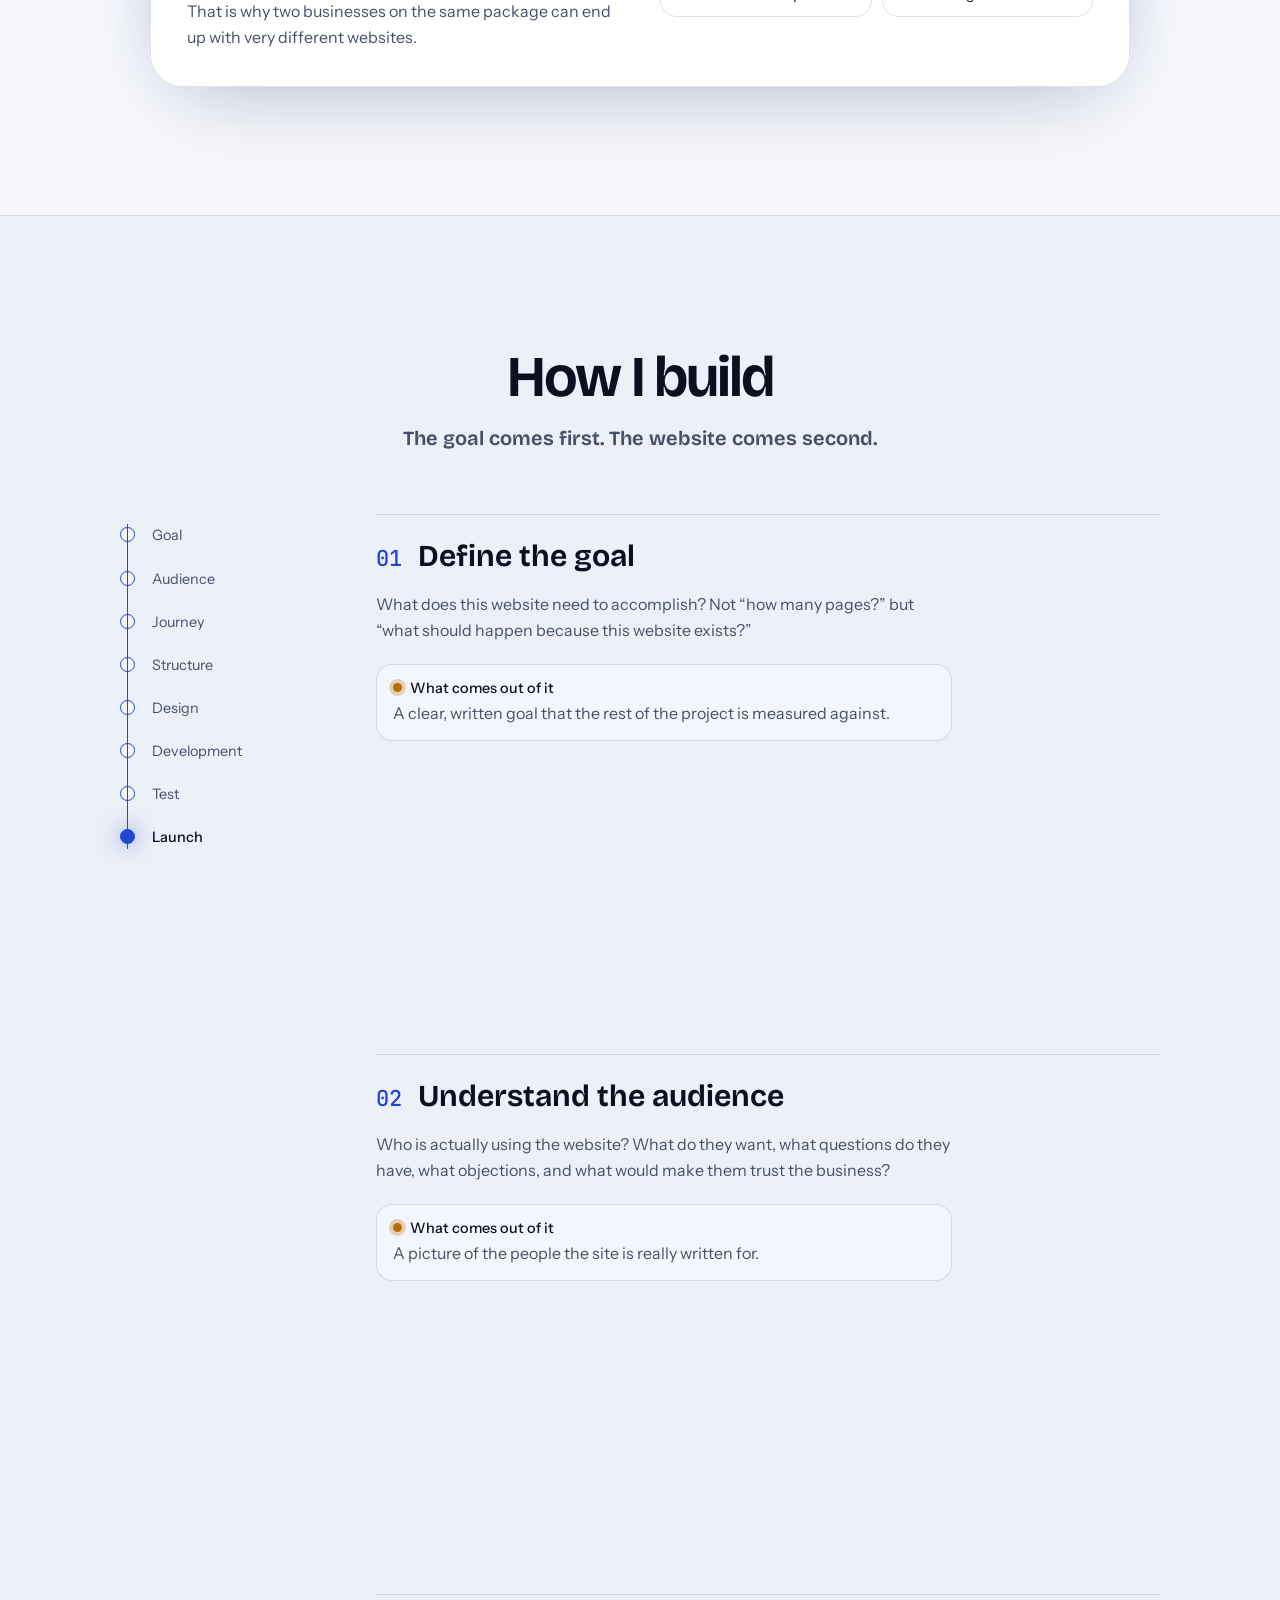
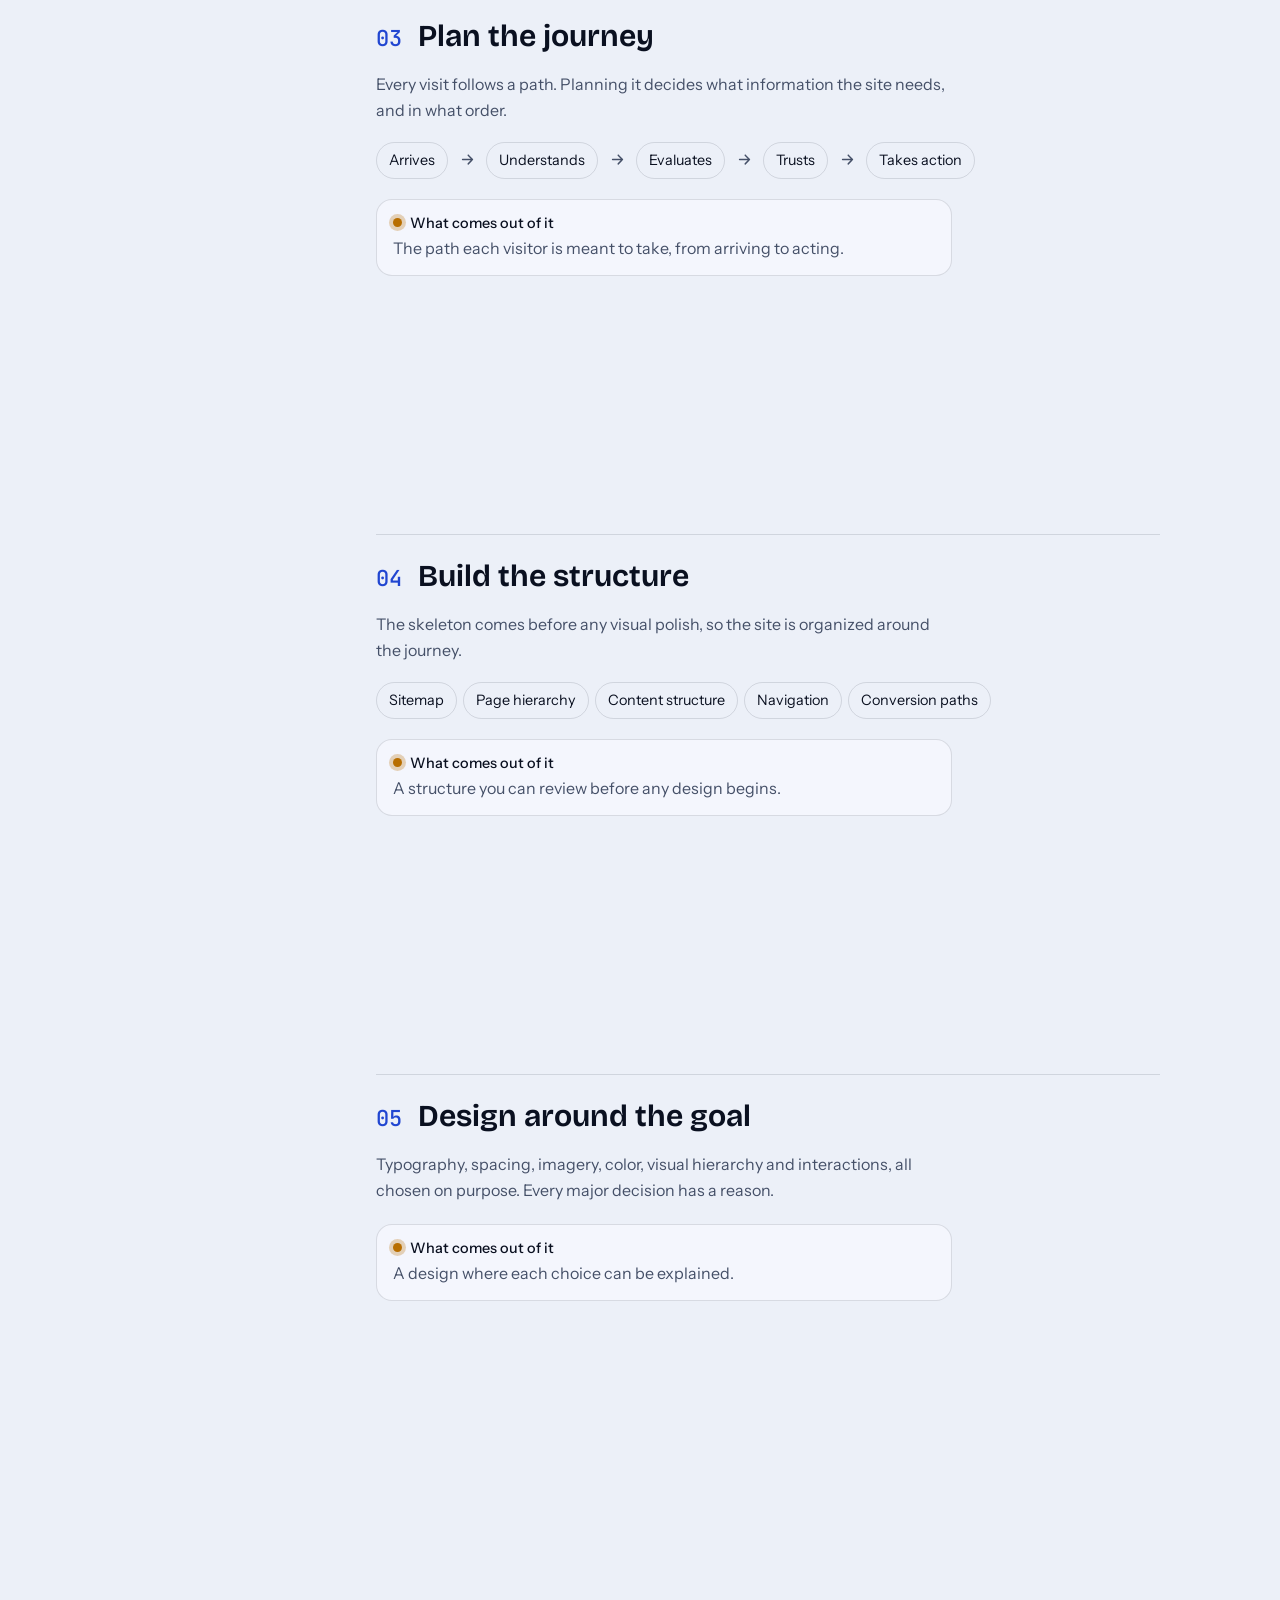
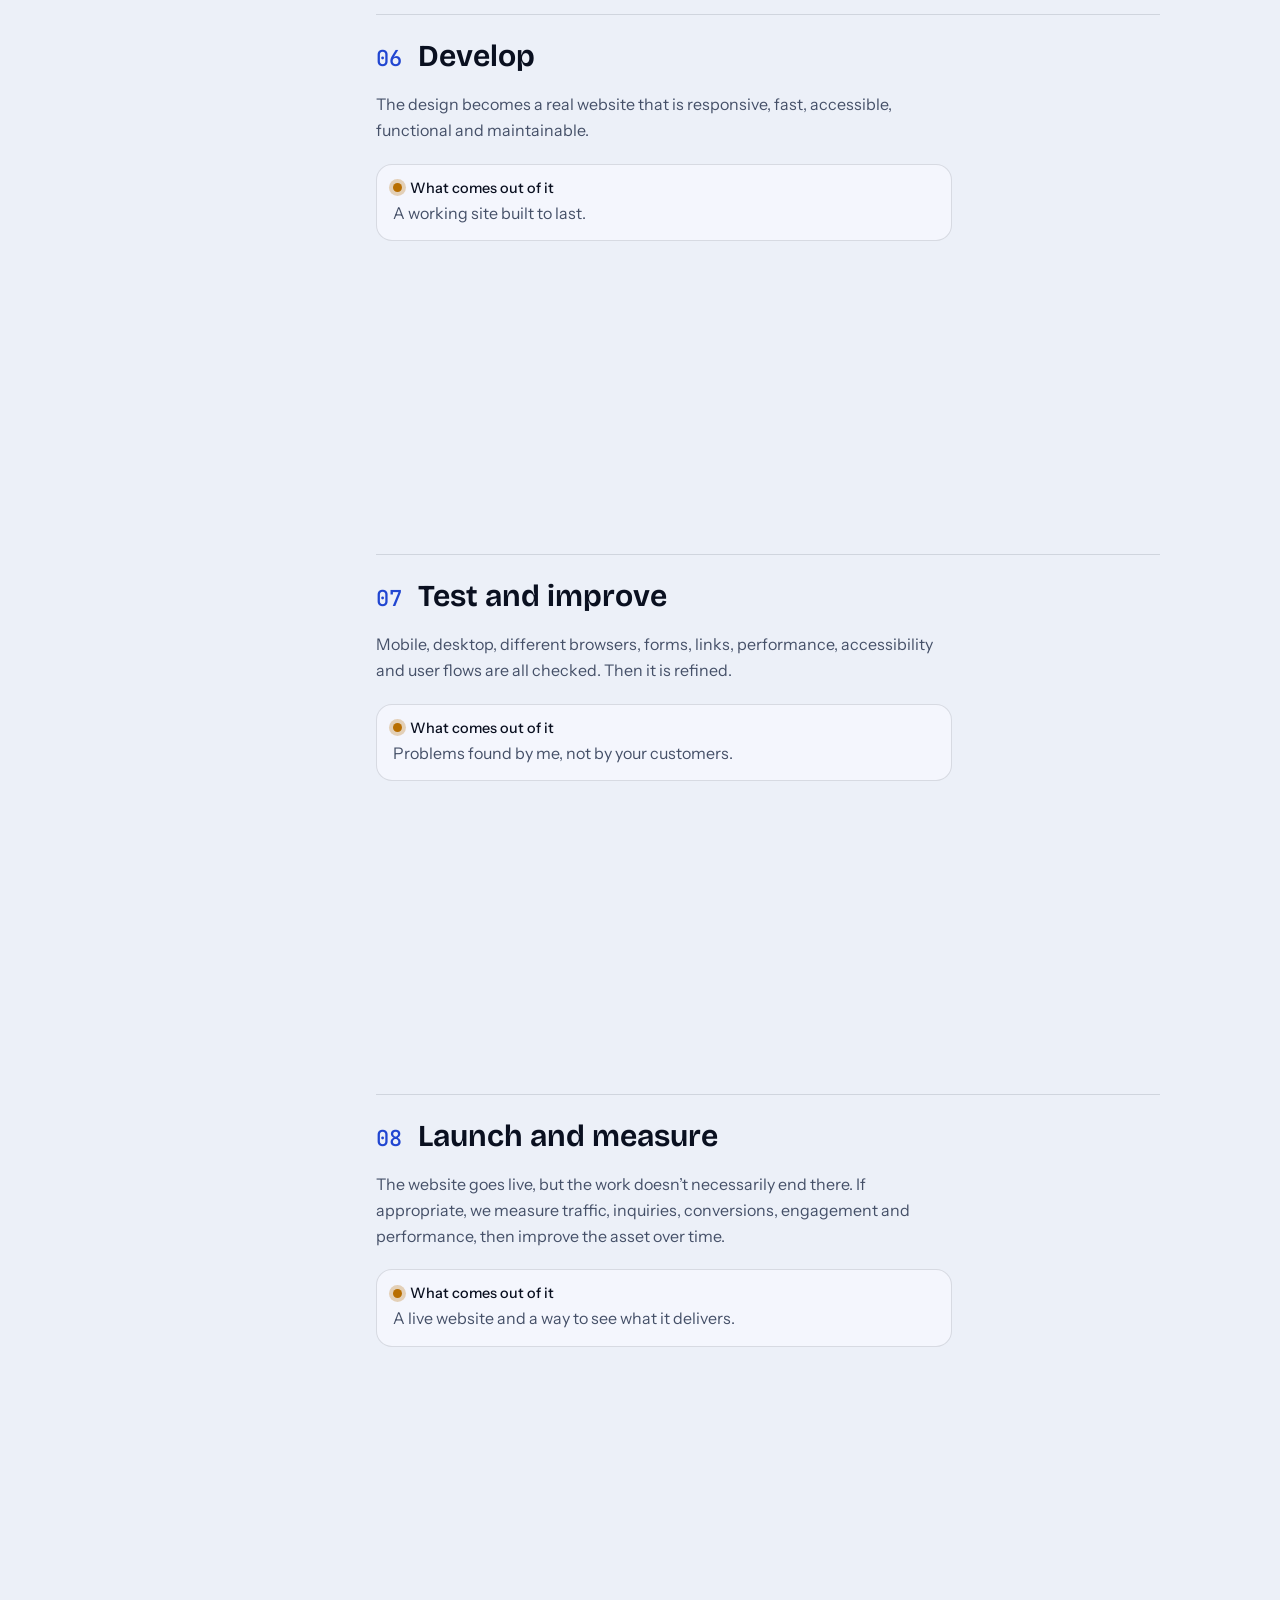
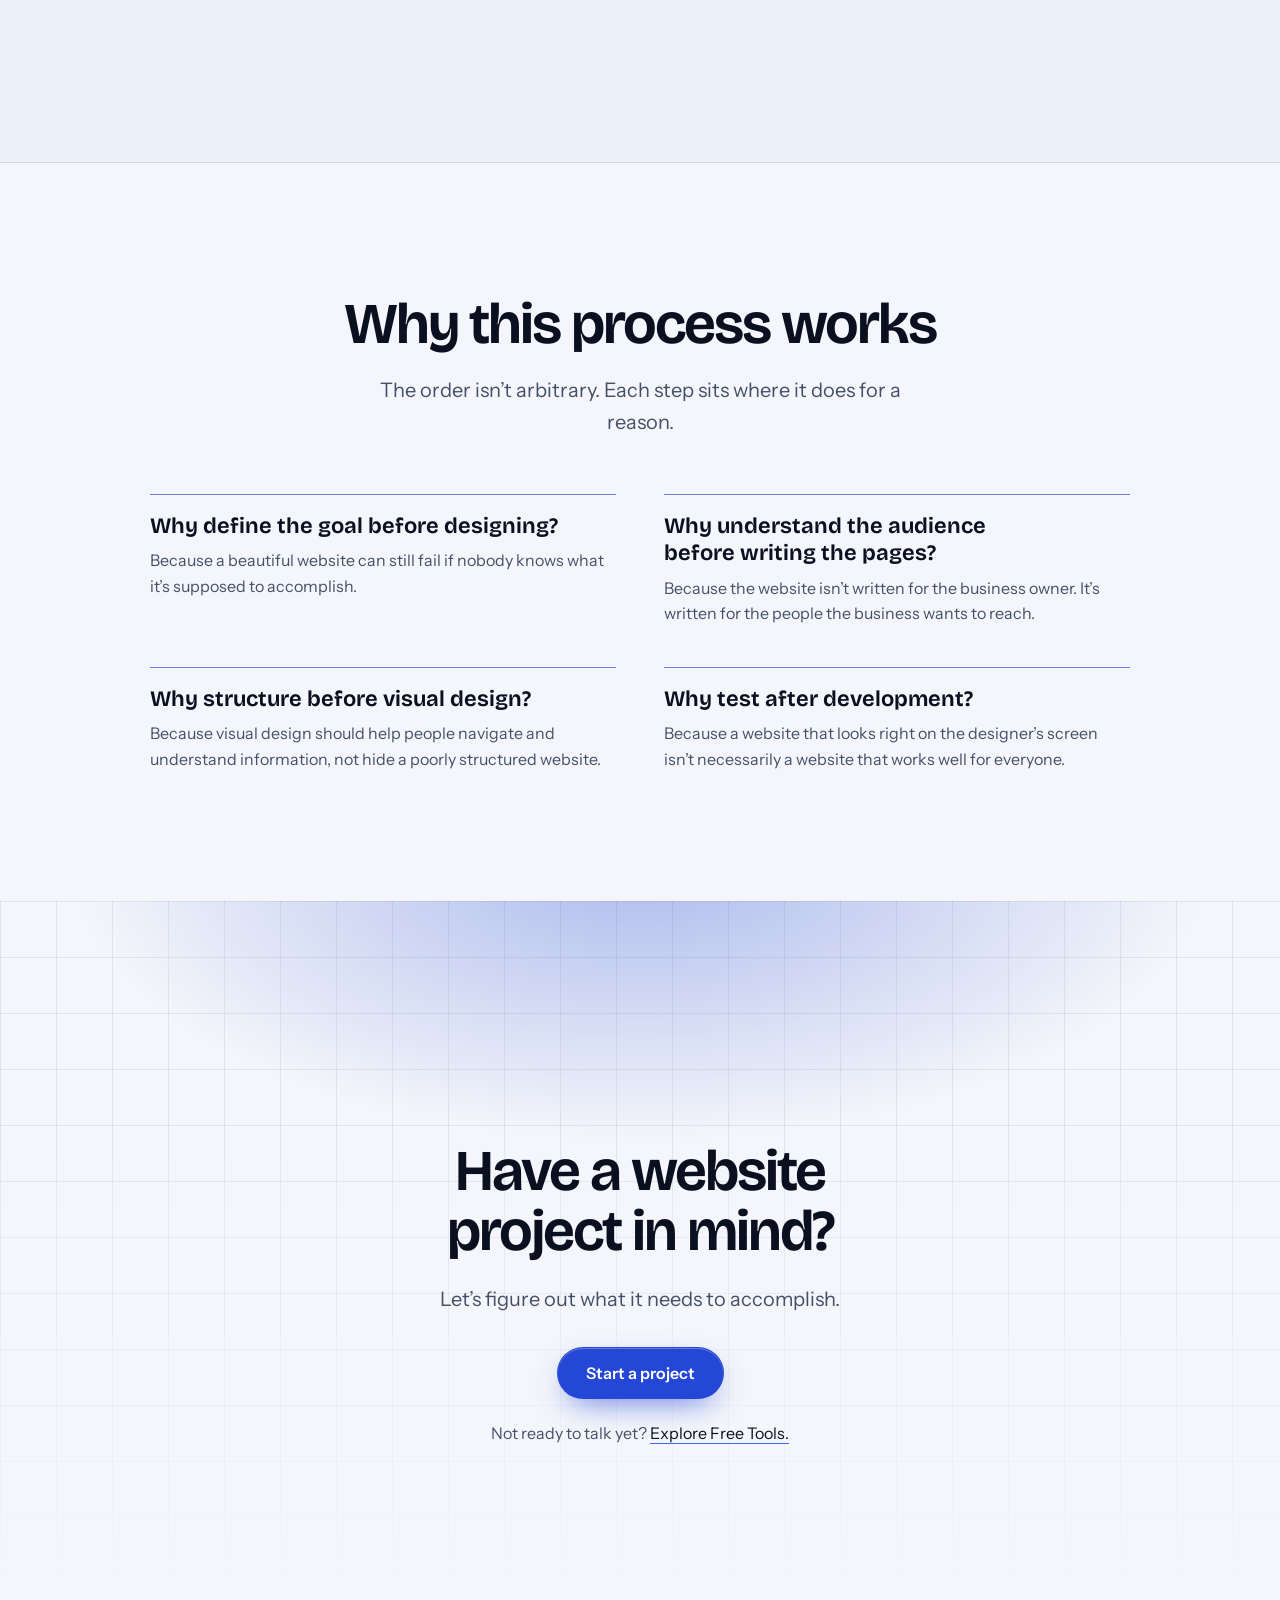
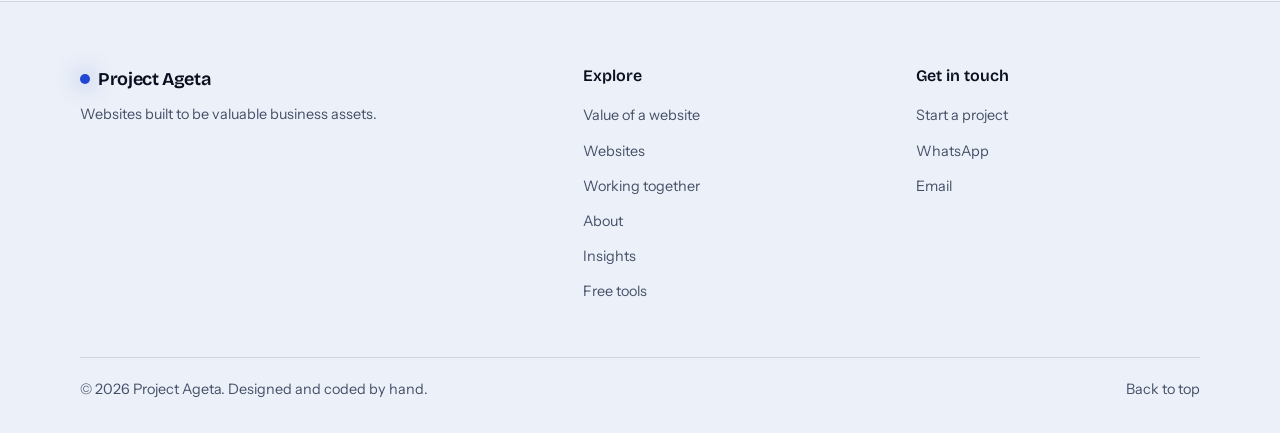
<file: websites.html>
<!DOCTYPE html>
<html lang="en">
<head>
<meta charset="utf-8">
<meta name="color-scheme" content="light dark">
<meta name="theme-color" content="#F4F6FB" media="(prefers-color-scheme: light)">
<meta name="theme-color" content="#05070D" media="(prefers-color-scheme: dark)">
<meta name="viewport" content="width=device-width, initial-scale=1, viewport-fit=cover, interactive-widget=resizes-content">
<title>Websites | Project Ageta</title>
<link rel="preconnect" href="https://fonts.googleapis.com">
<link rel="preconnect" href="https://fonts.gstatic.com" crossorigin>
<link rel="stylesheet" href="https://fonts.googleapis.com/css2?family=Bricolage+Grotesque:opsz,wght@12..96,500..800&family=Instrument+Sans:wght@400..600&family=JetBrains+Mono:wght@500&display=swap">
<link rel="stylesheet" href="styles.css">
</head>
<body class="pg-websites">
<a class="skip" href="#main">Skip to main content</a>
<header class="site-header"><div class="bar"><a class="brand" href="index.html" translate="no">Project Ageta</a>
<nav id="nav" aria-label="Main"><a href="value-of-a-website.html">Value of a website</a><a href="websites.html" aria-current="page">Websites</a><a href="working-together.html">Working together</a><a href="about.html">About</a><a href="insights.html">Insights</a><a href="free-tools.html">Free tools</a><a class="only-m" href="start-a-project.html">Start a project</a></nav>
<div class="hd-r"><button class="btn tg" id="tg" aria-label="Toggle light and dark theme"><span class="i i-theme" aria-hidden="true"></span></button><a class="btn start" href="start-a-project.html">Start a project</a><button class="btn tg burger" id="bg" aria-label="Open menu" aria-expanded="false" aria-controls="nav"><span></span><span></span><span></span></button></div></div></header>
<section class="p1">
<div class="arc" aria-hidden="true"></div>
<div class="in" id="main" tabindex="-1">
<h1>Websites designed around the job they need to do</h1>
<p class="lead">I don’t begin with a template or a fixed number of pages. I begin with what your website needs to accomplish.</p>
<div class="kinds"><div class="kd"><b>Portfolio websites</b><span>Show the work so it wins the work.</span></div><div class="kd"><b>Service websites</b><span>Explain what you do so the right people get in touch.</span></div><div class="kd"><b>Personal-brand websites</b><span>Build a presence people remember and trust.</span></div><div class="kd"><b>Other custom websites</b><span>Built around the job, as the offering grows.</span></div></div>
</div>
</section>
<section class="sec" id="build">
<div class="in">
<div class="sh"><h2>What can I build for you?</h2><p>What a website can do is covered on <a href="value-of-a-website.html">its own page</a>. This is what I can actually build into yours.</p></div>
<div class="lg"><a class="lr" href="value-of-a-website.html#showcase"><b>Present</b><span>Showcase work, services, products, projects, case studies and more.</span><i>Why it matters<span class="i i-arrow" aria-hidden="true"></span></i></a><a class="lr" href="value-of-a-website.html#educate"><b>Inform</b><span>Help visitors understand the business and answer their questions.</span><i>Why it matters<span class="i i-arrow" aria-hidden="true"></span></i></a><a class="lr" href="value-of-a-website.html#leads"><b>Convert</b><span>Turn interested visitors into inquiries, bookings and calls.</span><i>Why it matters<span class="i i-arrow" aria-hidden="true"></span></i></a><a class="lr" href="value-of-a-website.html#trust"><b>Build trust</b><span>Present evidence, expertise, testimonials, credentials and work.</span><i>Why it matters<span class="i i-arrow" aria-hidden="true"></span></i></a><a class="lr" href="value-of-a-website.html#qualify"><b>Capture leads</b><span>Forms, qualification, lead collection and integrations.</span><i>Why it matters<span class="i i-arrow" aria-hidden="true"></span></i></a><div class="lr"><b>And more</b><span>Custom functionality, depending on the project.</span><i>Depends on the project</i></div></div>
</div>
</section>

<section class="sec" id="packages">
<div class="in">
<div class="sh"><h2>Three ways to start</h2><p>Each package is defined by what the website can do, not by how many pages it has.</p></div>
<div class="tiers"><div class="tier t1"><div class="lv" aria-hidden="true"><i class="on"></i><i></i><i></i></div><h3>Essential</h3><p class="for">For businesses that need a strong, focused online presence.</p><p class="pc">Starting at<b>KSh&nbsp;&mdash;</b></p><ul><li>Custom design</li><li>Responsive design</li><li>Basic SEO</li><li>Contact and lead capture</li></ul></div><div class="tier t2"><div class="lv" aria-hidden="true"><i class="on"></i><i class="on"></i><i></i></div><h3>Growth</h3><p class="for">For businesses that need their website to do more.</p><p class="pc">Starting at<b>KSh&nbsp;&mdash;</b></p><ul><li>Everything in Essential</li><li>Advanced interactions</li><li>CMS, so you can edit your own content</li></ul></div><div class="tier t3"><div class="lv" aria-hidden="true"><i class="on"></i><i class="on"></i><i class="on"></i></div><h3>Advanced</h3><p class="for">For businesses that need deeper functionality and more sophisticated experiences.</p><p class="pc">Starting at<b>KSh&nbsp;&mdash;</b></p><ul><li>Everything in Growth</li><li>Custom integrations</li><li>Advanced functionality</li></ul></div></div>
<details class="cmpw"><summary>Compare what is included</summary><table><thead><tr><th scope="col"><span class="vh">Capability</span></th><th scope="col">Essential</th><th scope="col">Growth</th><th scope="col">Advanced</th></tr></thead><tbody><tr><th scope="row">Custom design</th><td class="y"><span class="i i-check" aria-hidden="true"></span><span class="vh">Included</span></td><td class="y"><span class="i i-check" aria-hidden="true"></span><span class="vh">Included</span></td><td class="y"><span class="i i-check" aria-hidden="true"></span><span class="vh">Included</span></td></tr><tr><th scope="row">Responsive design</th><td class="y"><span class="i i-check" aria-hidden="true"></span><span class="vh">Included</span></td><td class="y"><span class="i i-check" aria-hidden="true"></span><span class="vh">Included</span></td><td class="y"><span class="i i-check" aria-hidden="true"></span><span class="vh">Included</span></td></tr><tr><th scope="row">Basic SEO</th><td class="y"><span class="i i-check" aria-hidden="true"></span><span class="vh">Included</span></td><td class="y"><span class="i i-check" aria-hidden="true"></span><span class="vh">Included</span></td><td class="y"><span class="i i-check" aria-hidden="true"></span><span class="vh">Included</span></td></tr><tr><th scope="row">Contact and lead capture</th><td class="y"><span class="i i-check" aria-hidden="true"></span><span class="vh">Included</span></td><td class="y"><span class="i i-check" aria-hidden="true"></span><span class="vh">Included</span></td><td class="y"><span class="i i-check" aria-hidden="true"></span><span class="vh">Included</span></td></tr><tr><th scope="row">Advanced interactions</th><td>&mdash;<span class="vh">Not included</span></td><td class="y"><span class="i i-check" aria-hidden="true"></span><span class="vh">Included</span></td><td class="y"><span class="i i-check" aria-hidden="true"></span><span class="vh">Included</span></td></tr><tr><th scope="row">CMS</th><td>&mdash;<span class="vh">Not included</span></td><td class="y"><span class="i i-check" aria-hidden="true"></span><span class="vh">Included</span></td><td class="y"><span class="i i-check" aria-hidden="true"></span><span class="vh">Included</span></td></tr><tr><th scope="row">Custom integrations</th><td>&mdash;<span class="vh">Not included</span></td><td>&mdash;<span class="vh">Not included</span></td><td class="y"><span class="i i-check" aria-hidden="true"></span><span class="vh">Included</span></td></tr><tr><th scope="row">Advanced functionality</th><td>&mdash;<span class="vh">Not included</span></td><td>&mdash;<span class="vh">Not included</span></td><td class="y"><span class="i i-check" aria-hidden="true"></span><span class="vh">Included</span></td></tr></tbody></table></details>
<p class="dn">Don’t know which one you need? That’s what the discovery process is for. <a href="start-a-project.html">Start a project</a> and we will work it out together.</p>
<div class="tp"><div><h3>A package isn’t a template</h3><p>Each package sets a starting scope. The website itself is shaped around the things that are specific to you.</p><p>That is why two businesses on the same package can end up with very different websites.</p></div><div class="ctl"><span class="cx">The business</span><span class="cx">The audience</span><span class="cx">The goals</span><span class="cx">The content</span><span class="cx">The functionality needed</span><span class="cx">The budget</span></div></div>
</div>
</section>

<section class="sec" id="process">
<div class="in">
<div class="sh"><h2>How I build</h2><p class="pl">The goal comes first. The website comes second.</p></div>
<div class="hb"><div class="rail" id="rail"><a class="rl" href="#s-goal">Goal</a><a class="rl" href="#s-audience">Audience</a><a class="rl" href="#s-journey">Journey</a><a class="rl" href="#s-structure">Structure</a><a class="rl" href="#s-design">Design</a><a class="rl" href="#s-develop">Development</a><a class="rl" href="#s-test">Test</a><a class="rl" href="#s-launch">Launch</a></div><div class="steps" id="steps"><article class="sp" id="s-goal"><button class="sph" type="button" aria-expanded="true"><span class="n">01</span><b>Define the goal</b></button><div class="spb"><p>What does this website need to accomplish? Not “how many pages?” but “what should happen because this website exists?”</p><div class="out"><h3>What comes out of it</h3><p>A clear, written goal that the rest of the project is measured against.</p></div></div></article><article class="sp" id="s-audience"><button class="sph" type="button" aria-expanded="true"><span class="n">02</span><b>Understand the audience</b></button><div class="spb"><p>Who is actually using the website? What do they want, what questions do they have, what objections, and what would make them trust the business?</p><div class="out"><h3>What comes out of it</h3><p>A picture of the people the site is really written for.</p></div></div></article><article class="sp" id="s-journey"><button class="sph" type="button" aria-expanded="true"><span class="n">03</span><b>Plan the journey</b></button><div class="spb"><p>Every visit follows a path. Planning it decides what information the site needs, and in what order.</p><div class="cl"><span>Arrives</span><i><span class="i i-arrow" aria-hidden="true"></span></i><span>Understands</span><i><span class="i i-arrow" aria-hidden="true"></span></i><span>Evaluates</span><i><span class="i i-arrow" aria-hidden="true"></span></i><span>Trusts</span><i><span class="i i-arrow" aria-hidden="true"></span></i><span>Takes action</span></div><div class="out"><h3>What comes out of it</h3><p>The path each visitor is meant to take, from arriving to acting.</p></div></div></article><article class="sp" id="s-structure"><button class="sph" type="button" aria-expanded="true"><span class="n">04</span><b>Build the structure</b></button><div class="spb"><p>The skeleton comes before any visual polish, so the site is organized around the journey.</p><div class="cl"><span>Sitemap</span><span>Page hierarchy</span><span>Content structure</span><span>Navigation</span><span>Conversion paths</span></div><div class="out"><h3>What comes out of it</h3><p>A structure you can review before any design begins.</p></div></div></article><article class="sp" id="s-design"><button class="sph" type="button" aria-expanded="true"><span class="n">05</span><b>Design around the goal</b></button><div class="spb"><p>Typography, spacing, imagery, color, visual hierarchy and interactions, all chosen on purpose. Every major decision has a reason.</p><div class="out"><h3>What comes out of it</h3><p>A design where each choice can be explained.</p></div></div></article><article class="sp" id="s-develop"><button class="sph" type="button" aria-expanded="true"><span class="n">06</span><b>Develop</b></button><div class="spb"><p>The design becomes a real website that is responsive, fast, accessible, functional and maintainable.</p><div class="out"><h3>What comes out of it</h3><p>A working site built to last.</p></div></div></article><article class="sp" id="s-test"><button class="sph" type="button" aria-expanded="true"><span class="n">07</span><b>Test and improve</b></button><div class="spb"><p>Mobile, desktop, different browsers, forms, links, performance, accessibility and user flows are all checked. Then it is refined.</p><div class="out"><h3>What comes out of it</h3><p>Problems found by me, not by your customers.</p></div></div></article><article class="sp" id="s-launch"><button class="sph" type="button" aria-expanded="true"><span class="n">08</span><b>Launch and measure</b></button><div class="spb"><p>The website goes live, but the work doesn’t necessarily end there. If appropriate, we measure traffic, inquiries, conversions, engagement and performance, then improve the asset over time.</p><div class="out"><h3>What comes out of it</h3><p>A live website and a way to see what it delivers.</p></div></div></article></div></div>
</div>
</section>
<section class="sec" id="why">
<div class="in">
<div class="sh"><h2>Why this process works</h2><p>The order isn’t arbitrary. Each step sits where it does for a reason.</p></div>
<div class="wg"><div class="wy"><h3>Why define the goal before designing?</h3><p>Because a beautiful website can still fail if nobody knows what it’s supposed to accomplish.</p></div><div class="wy"><h3>Why understand the audience before writing the pages?</h3><p>Because the website isn’t written for the business owner. It’s written for the people the business wants to reach.</p></div><div class="wy"><h3>Why structure before visual design?</h3><p>Because visual design should help people navigate and understand information, not hide a poorly structured website.</p></div><div class="wy"><h3>Why test after development?</h3><p>Because a website that looks right on the designer’s screen isn’t necessarily a website that works well for everyone.</p></div></div>
</div>
</section>
<section class="cta7" id="start">
<div class="arc hi" aria-hidden="true"></div>
<div class="in">
<h2>Have a website project in mind?</h2>
<p class="lead2">Let’s figure out what it needs to accomplish.</p>
<a class="btn solid" href="start-a-project.html">Start a project</a>
<p class="alt">Not ready to talk yet? <a href="free-tools.html">Explore Free Tools.</a></p>
</div>
</section>
<footer>
<div class="ft">
<div><a class="brand" href="#">Project Ageta</a><p>Websites built to be valuable business assets.</p></div>
<div><h3>Explore</h3><ul><li><a href="value-of-a-website.html">Value of a website</a></li><li><a href="websites.html">Websites</a></li><li><a href="working-together.html">Working together</a></li><li><a href="about.html">About</a></li><li><a href="insights.html">Insights</a></li><li><a href="free-tools.html">Free tools</a></li></ul></div>
<div><h3>Get in touch</h3><ul><li><a href="start-a-project.html">Start a project</a></li><li><a href="https://wa.me/" data-contact="wa">WhatsApp</a></li><li><a href="mailto:" data-contact="email">Email</a></li></ul></div>
</div>
<div class="fb"><span>&copy; 2026 Project Ageta. Designed and coded by hand.</span><a href="#">Back to top</a></div>
</footer>
<script src="script.js" defer></script>
</body>
</html>
</file>
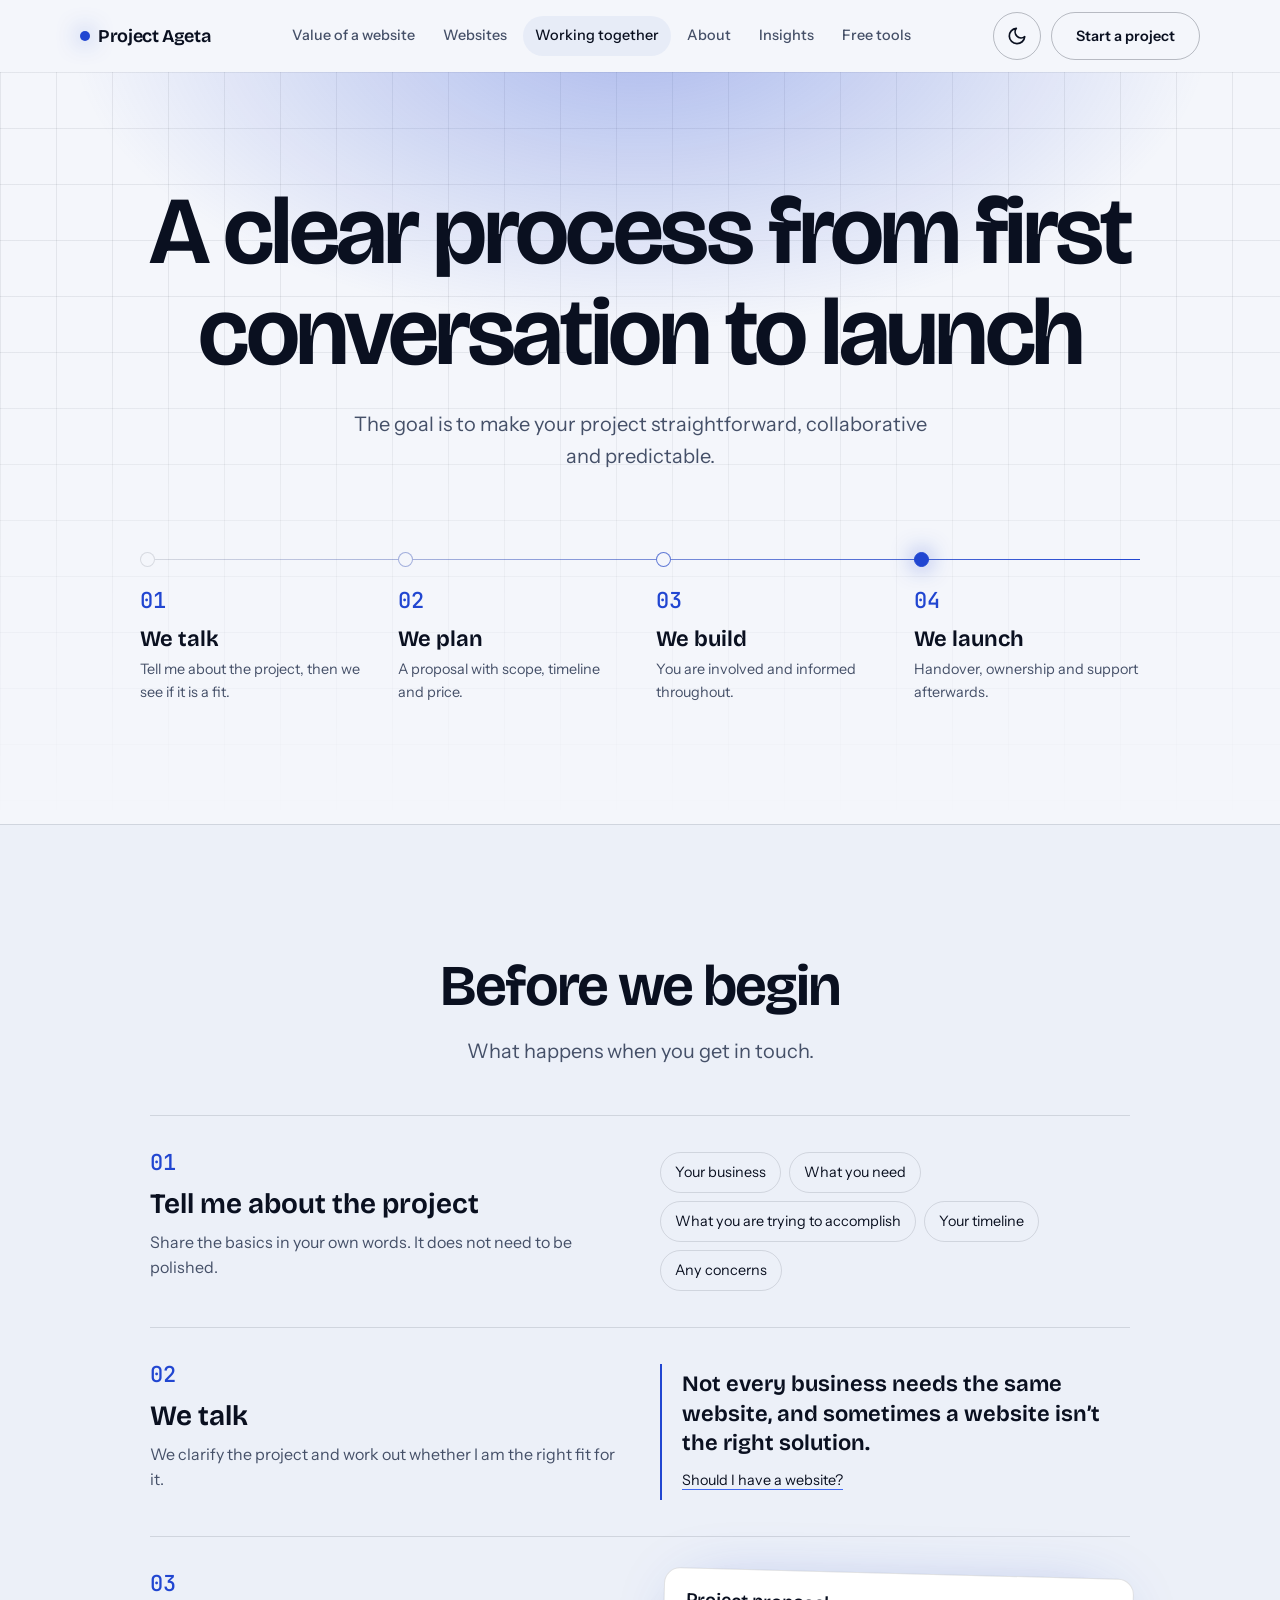
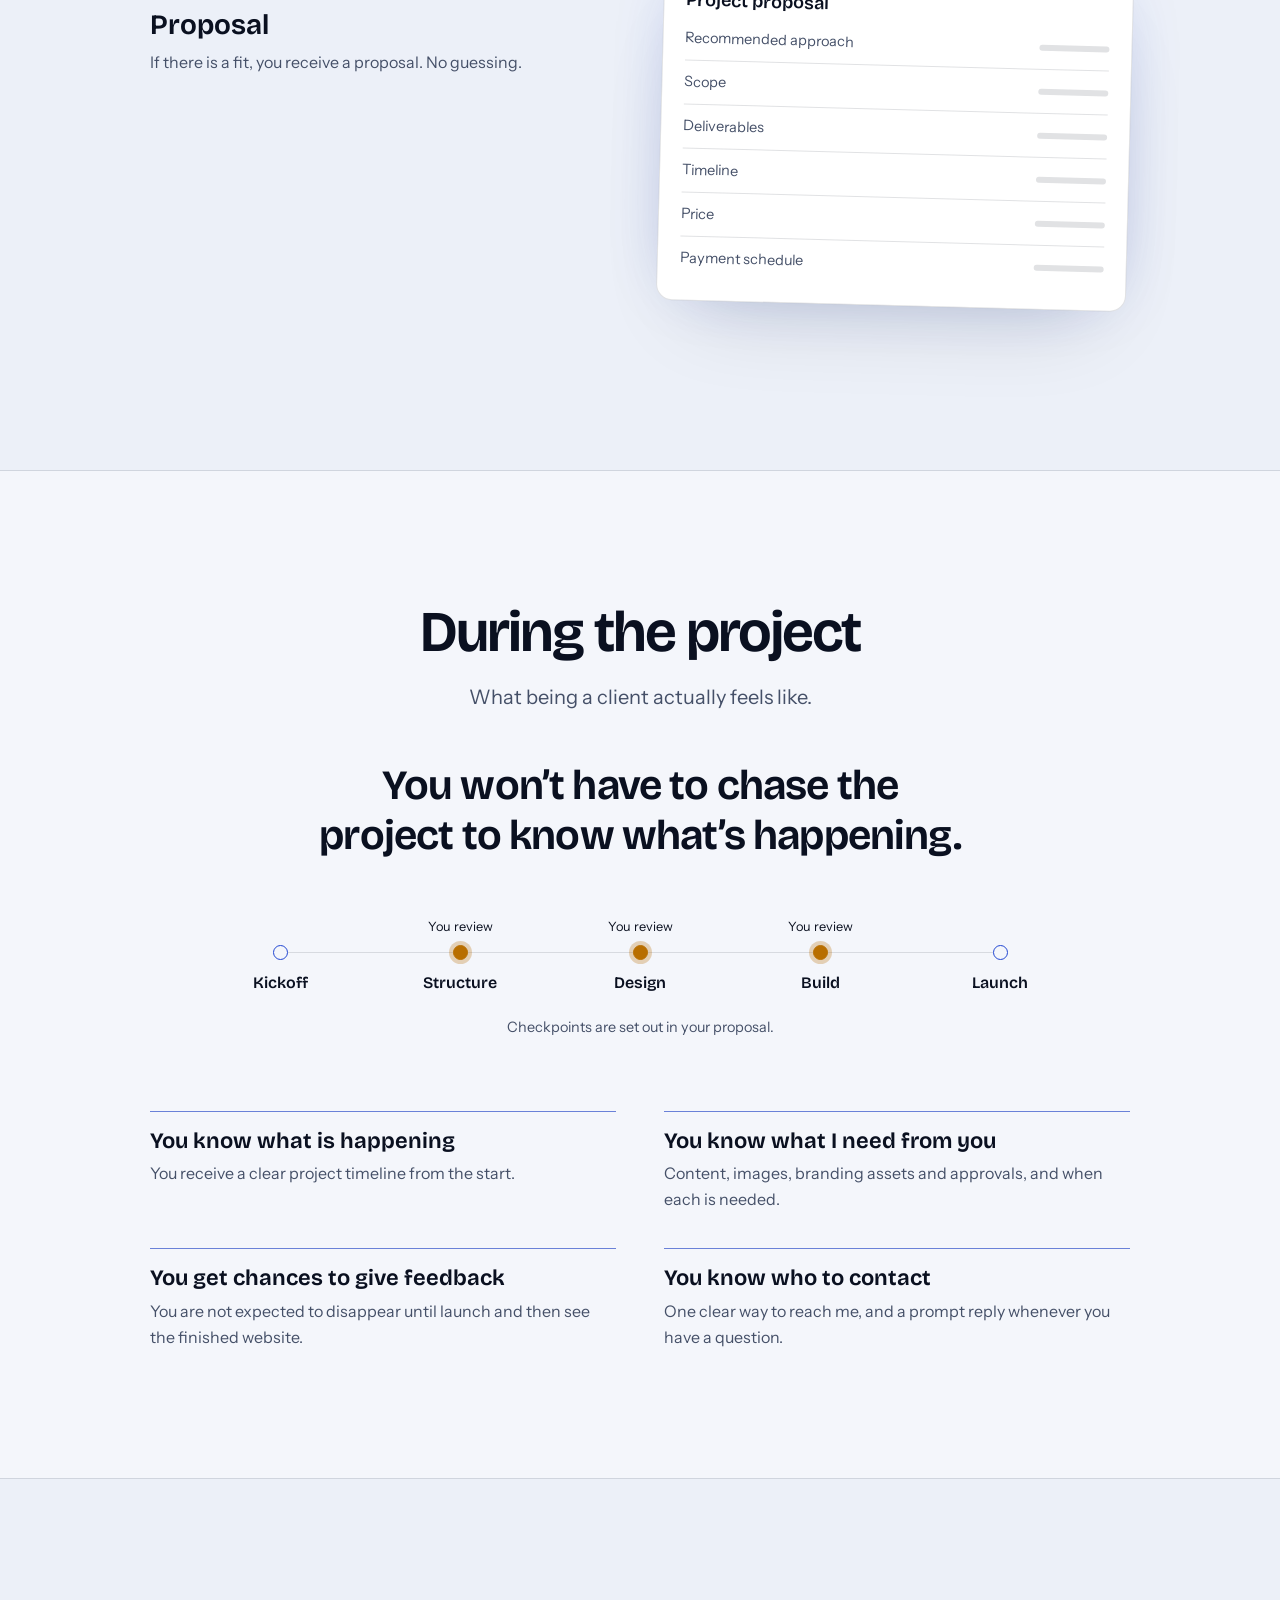
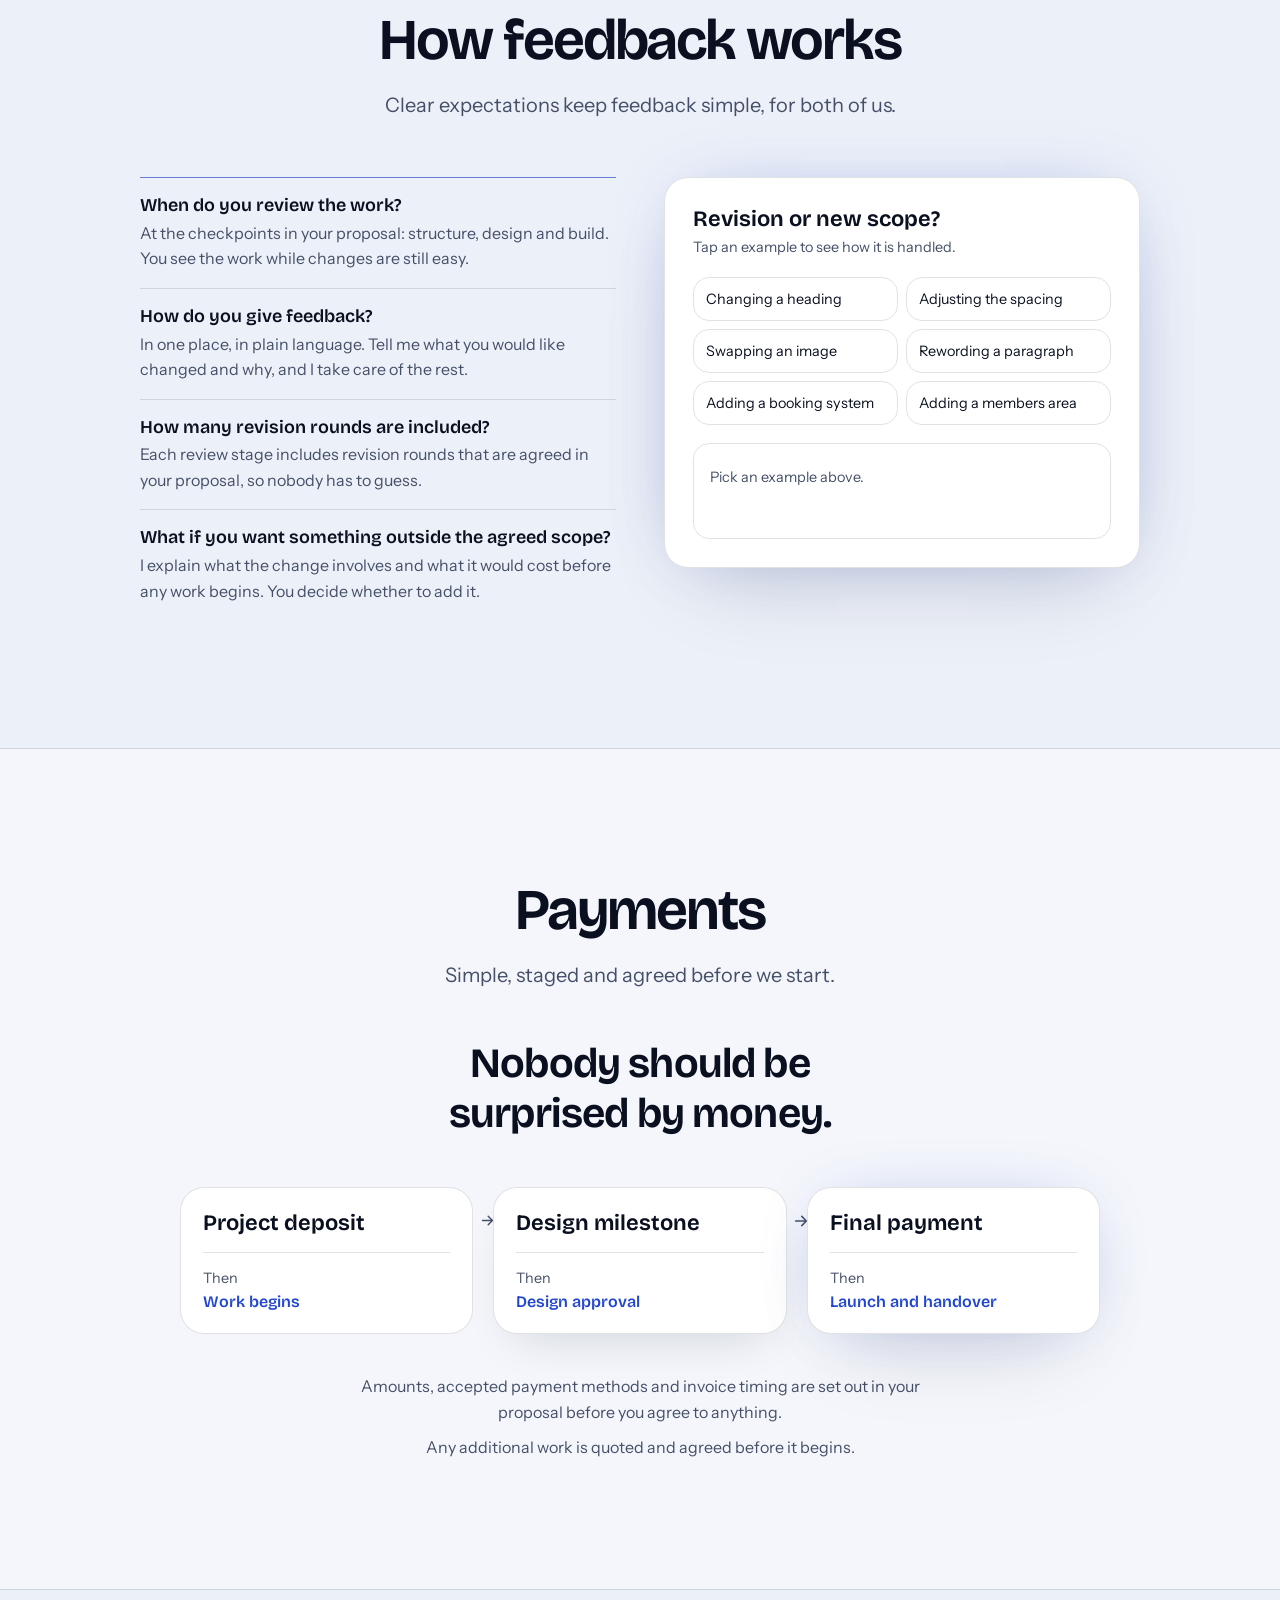
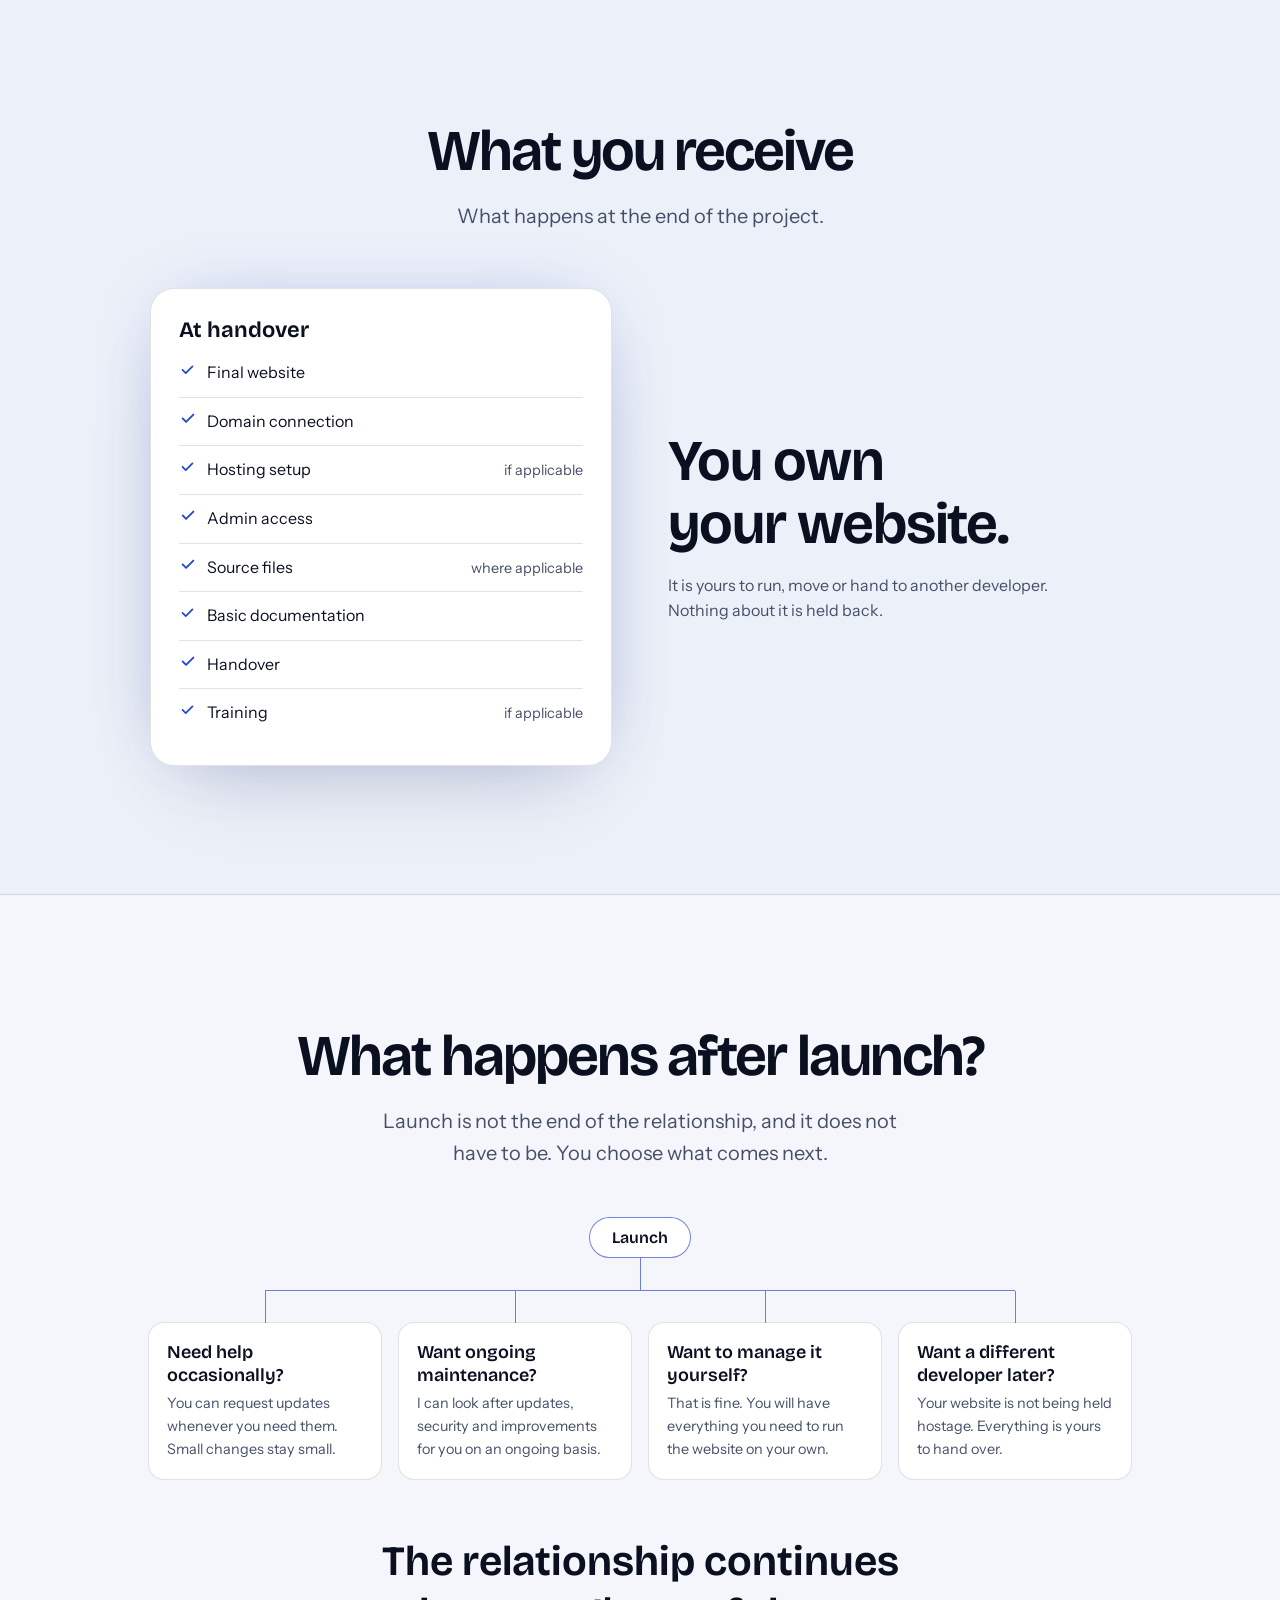
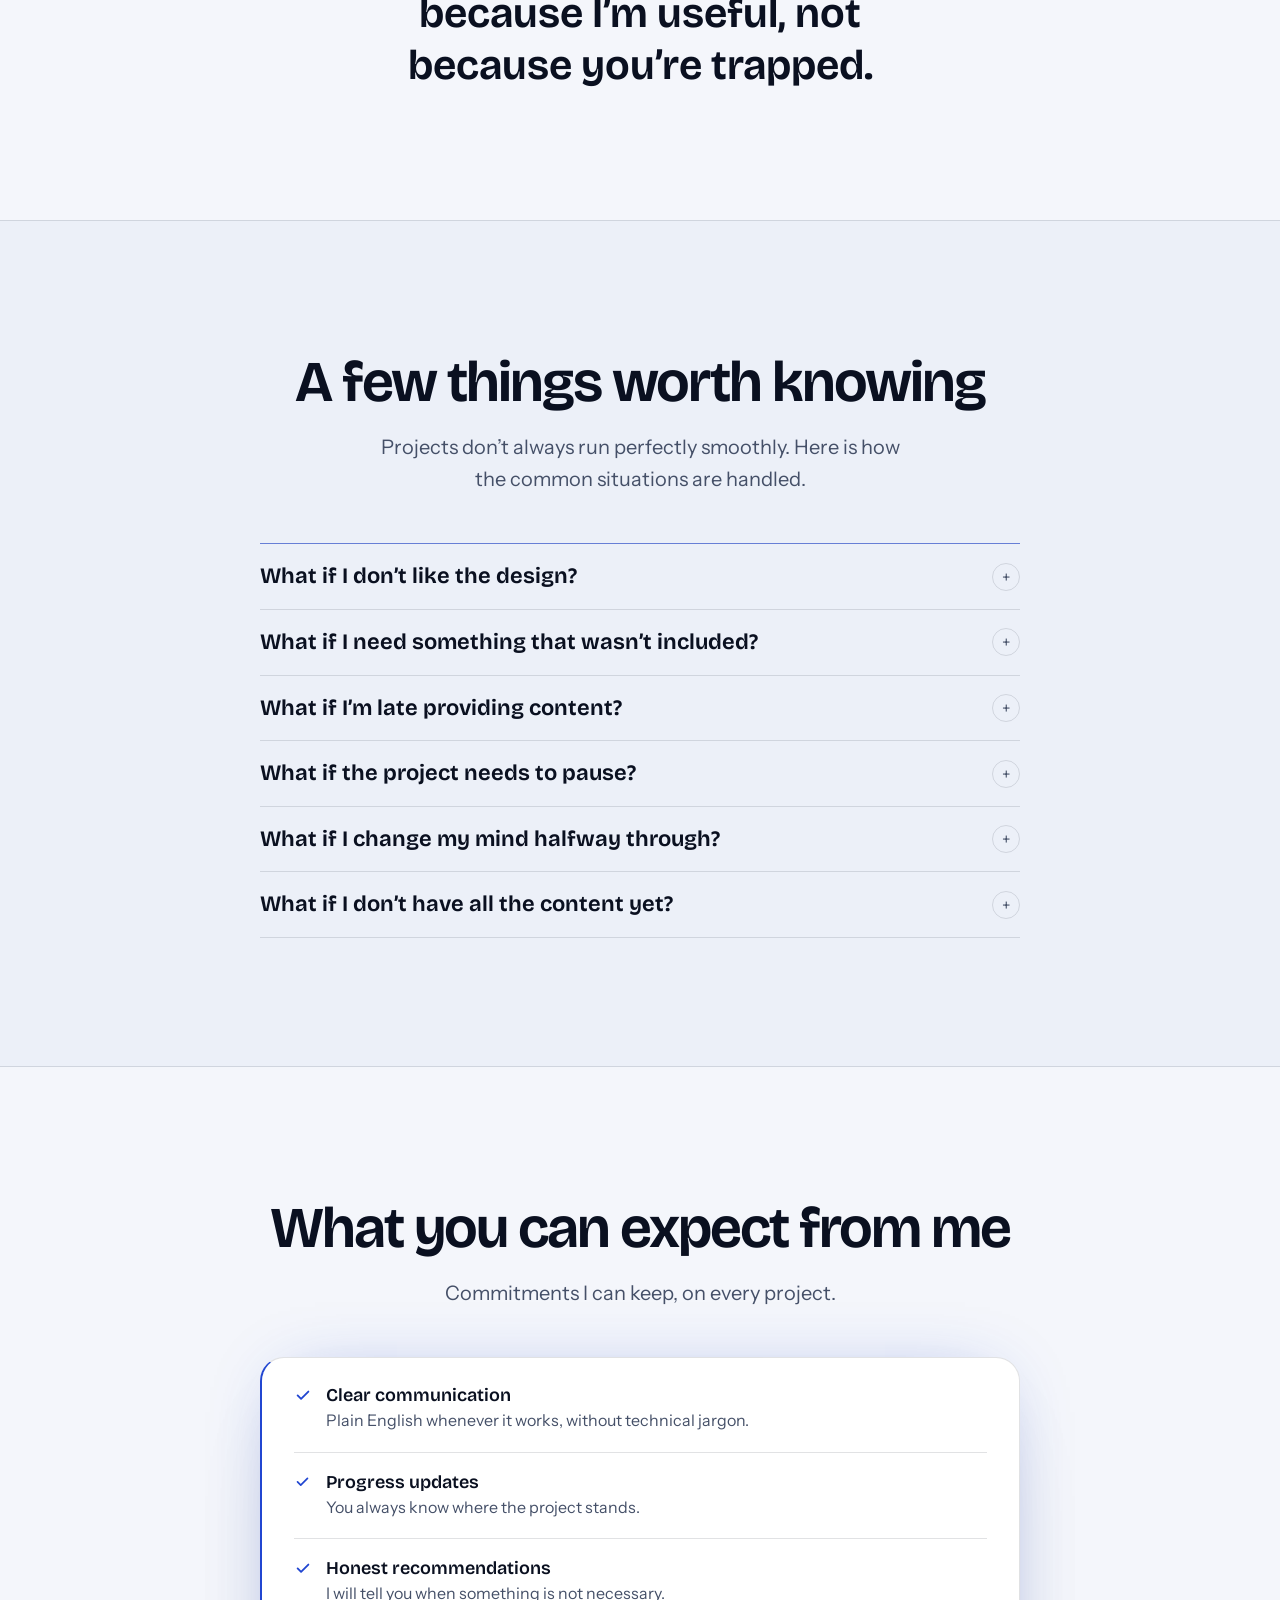
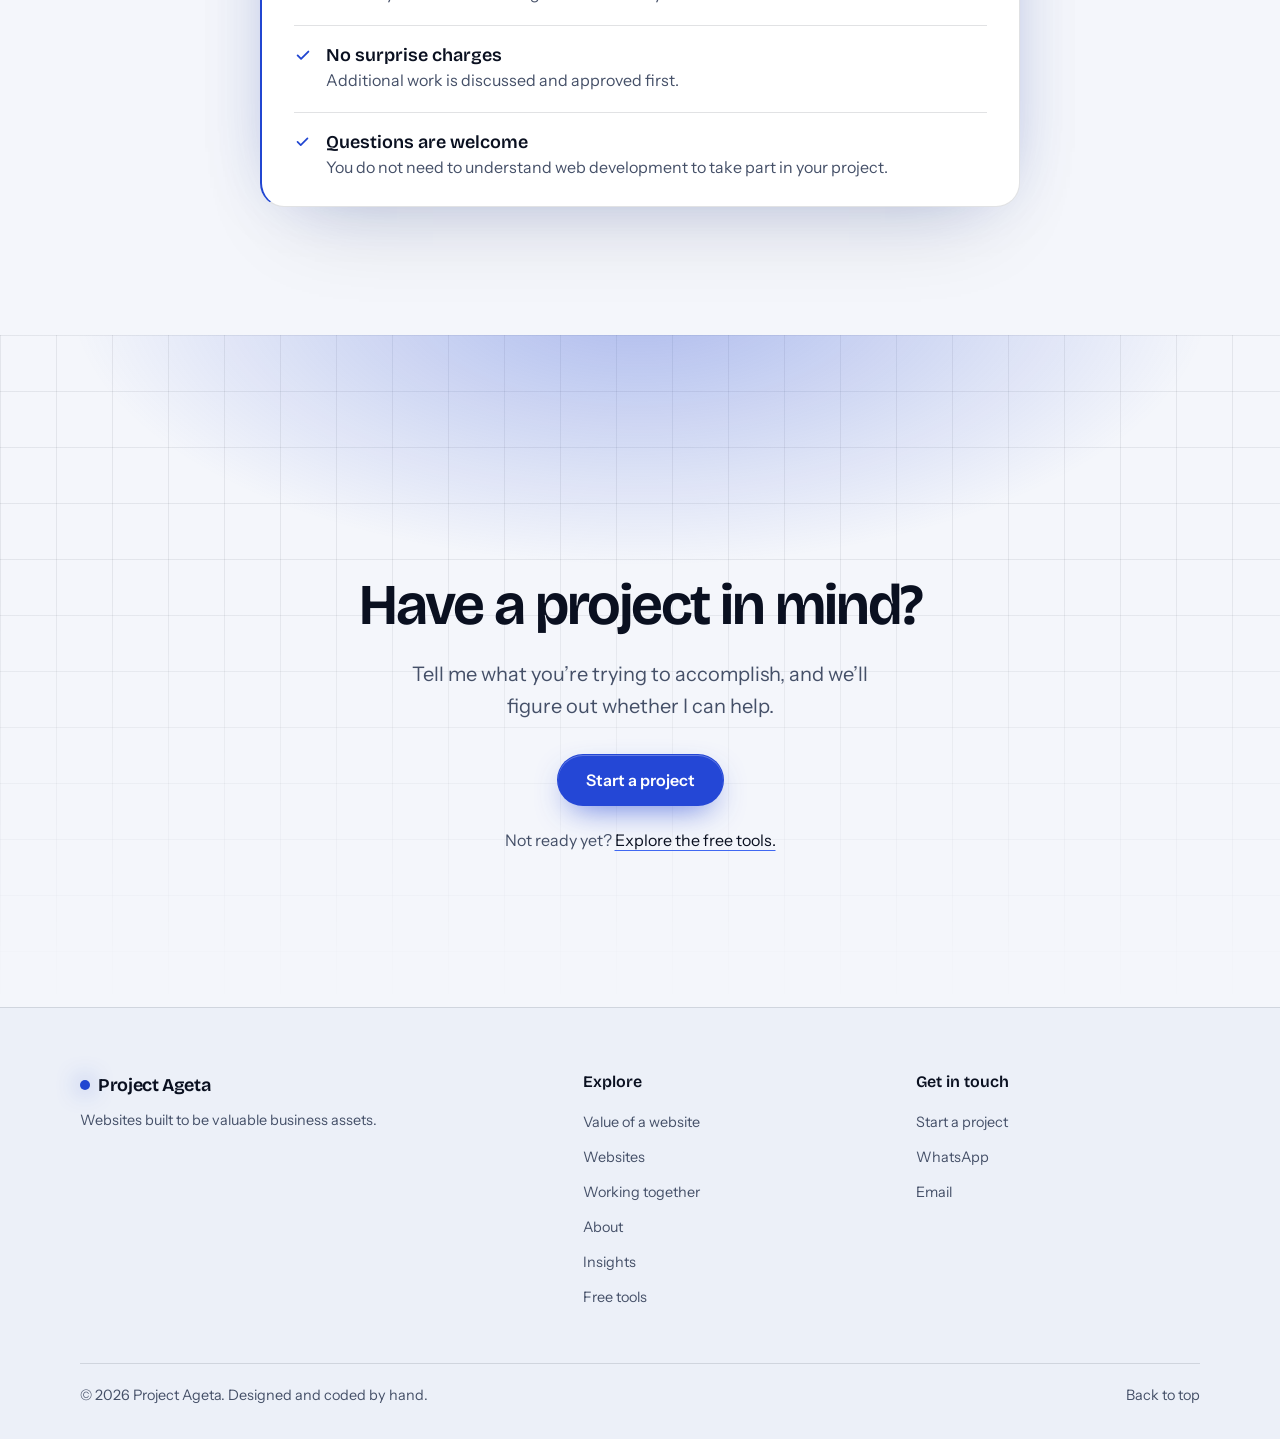
<file: working-together.html>
<!DOCTYPE html>
<html lang="en">
<head>
<meta charset="utf-8">
<meta name="color-scheme" content="light dark">
<meta name="theme-color" content="#F4F6FB" media="(prefers-color-scheme: light)">
<meta name="theme-color" content="#05070D" media="(prefers-color-scheme: dark)">
<meta name="viewport" content="width=device-width, initial-scale=1, viewport-fit=cover, interactive-widget=resizes-content">
<title>Working together | Project Ageta</title>
<link rel="preconnect" href="https://fonts.googleapis.com">
<link rel="preconnect" href="https://fonts.gstatic.com" crossorigin>
<link rel="stylesheet" href="https://fonts.googleapis.com/css2?family=Bricolage+Grotesque:opsz,wght@12..96,500..800&family=Instrument+Sans:wght@400..600&family=JetBrains+Mono:wght@500&display=swap">
<link rel="stylesheet" href="styles.css">
</head>
<body class="pg-working">
<a class="skip" href="#main">Skip to main content</a>
<header class="site-header"><div class="bar"><a class="brand" href="index.html" translate="no">Project Ageta</a>
<nav id="nav" aria-label="Main"><a href="value-of-a-website.html">Value of a website</a><a href="websites.html">Websites</a><a href="working-together.html" aria-current="page">Working together</a><a href="about.html">About</a><a href="insights.html">Insights</a><a href="free-tools.html">Free tools</a><a class="only-m" href="start-a-project.html">Start a project</a></nav>
<div class="hd-r"><button class="btn tg" id="tg" aria-label="Toggle light and dark theme"><span class="i i-theme" aria-hidden="true"></span></button><a class="btn start" href="start-a-project.html">Start a project</a><button class="btn tg burger" id="bg" aria-label="Open menu" aria-expanded="false" aria-controls="nav"><span></span><span></span><span></span></button></div></div></header>
<section class="p1">
<div class="arc" aria-hidden="true"></div>
<div class="in" id="main" tabindex="-1">
<h1>A clear process from first conversation to launch</h1>
<p class="lead">The goal is to make your project straightforward, collaborative and predictable.</p>
<h2 class="vh">The process at a glance</h2><div class="strip"><a class="st" href="#before"><span class="n">01</span><h3>We talk</h3><p>Tell me about the project, then we see if it is a fit.</p></a><a class="st" href="#proposal"><span class="n">02</span><h3>We plan</h3><p>A proposal with scope, timeline and price.</p></a><a class="st" href="#during"><span class="n">03</span><h3>We build</h3><p>You are involved and informed throughout.</p></a><a class="st" href="#receive"><span class="n">04</span><h3>We launch</h3><p>Handover, ownership and support afterwards.</p></a></div>
</div>
</section>
<section class="sec" id="before">
<div class="in">
<div class="sh"><h2>Before we begin</h2><p>What happens when you get in touch.</p></div>
<div class="bl">
<div class="bf"><div><span class="n">01</span><h3>Tell me about the project</h3><p>Share the basics in your own words. It does not need to be polished.</p></div><div class="chp"><span>Your business</span><span>What you need</span><span>What you are trying to accomplish</span><span>Your timeline</span><span>Any concerns</span></div></div>
<div class="bf"><div><span class="n">02</span><h3>We talk</h3><p>We clarify the project and work out whether I am the right fit for it.</p></div><div class="qt">Not every business needs the same website, and sometimes a website isn’t the right solution.<br><a href="free-tools.html#should-i">Should I have a website?</a></div></div>
<div class="bf" id="proposal"><div><span class="n">03</span><h3>Proposal</h3><p>If there is a fit, you receive a proposal. No guessing.</p></div><div class="prop"><h4>Project proposal</h4><div><span>Recommended approach</span><i></i></div><div><span>Scope</span><i></i></div><div><span>Deliverables</span><i></i></div><div><span>Timeline</span><i></i></div><div><span>Price</span><i></i></div><div><span>Payment schedule</span><i></i></div></div></div>
</div>
</div>
</section>
<section class="sec" id="during">
<div class="in">
<div class="sh"><h2>During the project</h2><p>What being a client actually feels like.</p></div>
<p class="big">You won’t have to chase the project to know what’s happening.</p>
<div class="cp"><div class="cn"><span class="tag"></span><i></i><b>Kickoff</b></div><div class="cn rv"><span class="tag">You review</span><i></i><b>Structure</b></div><div class="cn rv"><span class="tag">You review</span><i></i><b>Design</b></div><div class="cn rv"><span class="tag">You review</span><i></i><b>Build</b></div><div class="cn"><span class="tag"></span><i></i><b>Launch</b></div></div>
<p class="cap2">Checkpoints are set out in your proposal.</p>
<div class="kn"><div><h3>You know what is happening</h3><p>You receive a clear project timeline from the start.</p></div><div><h3>You know what I need from you</h3><p>Content, images, branding assets and approvals, and when each is needed.</p></div><div><h3>You get chances to give feedback</h3><p>You are not expected to disappear until launch and then see the finished website.</p></div><div><h3>You know who to contact</h3><p>One clear way to reach me, and a prompt reply whenever you have a question.</p></div></div>
</div>
</section>

<section class="sec" id="feedback">
<div class="in">
<div class="sh"><h2>How feedback works</h2><p>Clear expectations keep feedback simple, for both of us.</p></div>
<div class="fbw">
<div class="qa2"><div><h3>When do you review the work?</h3><p>At the checkpoints in your proposal: structure, design and build. You see the work while changes are still easy.</p></div><div><h3>How do you give feedback?</h3><p>In one place, in plain language. Tell me what you would like changed and why, and I take care of the rest.</p></div><div><h3>How many revision rounds are included?</h3><p>Each review stage includes revision rounds that are agreed in your proposal, so nobody has to guess.</p></div><div><h3>What if you want something outside the agreed scope?</h3><p>I explain what the change involves and what it would cost before any work begins. You decide whether to add it.</p></div></div>
<div class="srt"><h3>Revision or new scope?</h3><p class="sb2">Tap an example to see how it is handled.</p><div class="tiles" id="tiles"></div><div class="vd" id="vd" aria-live="polite"><p>Pick an example above.</p></div></div>
</div>
</div>
</section>
<section class="sec" id="payments">
<div class="in">
<div class="sh"><h2>Payments</h2><p>Simple, staged and agreed before we start.</p></div>
<p class="big">Nobody should be surprised by money.</p>
<div class="ms3"><div class="ms"><b>Project deposit</b><div class="th">Then<strong>Work begins</strong></div></div><div class="ms"><b>Design milestone</b><div class="th">Then<strong>Design approval</strong></div></div><div class="ms"><b>Final payment</b><div class="th">Then<strong>Launch and handover</strong></div></div></div>
<div class="pys"><p>Amounts, accepted payment methods and invoice timing are set out in your proposal before you agree to anything.</p><p>Any additional work is quoted and agreed before it begins.</p></div>
</div>
</section>
<section class="sec" id="receive">
<div class="in">
<div class="sh"><h2>What you receive</h2><p>What happens at the end of the project.</p></div>
<div class="hv">
<div class="hl"><h3>At handover</h3><ul><li>Final website</li><li>Domain connection</li><li>Hosting setup<em>if applicable</em></li><li>Admin access</li><li>Source files<em>where applicable</em></li><li>Basic documentation</li><li>Handover</li><li>Training<em>if applicable</em></li></ul></div>
<div class="own"><h3>You own your website.</h3><p>It is yours to run, move or hand to another developer. Nothing about it is held back.</p></div>
</div>
</div>
</section>

<section class="sec" id="after">
<div class="in">
<div class="sh"><h2>What happens after launch?</h2><p>Launch is not the end of the relationship, and it does not have to be. You choose what comes next.</p></div>
<span class="lp">Launch</span><div class="stm" aria-hidden="true"></div>
<div class="fk"><div class="fo"><b>Need help occasionally?</b><p>You can request updates whenever you need them. Small changes stay small.</p></div><div class="fo"><b>Want ongoing maintenance?</b><p>I can look after updates, security and improvements for you on an ongoing basis.</p></div><div class="fo"><b>Want to manage it yourself?</b><p>That is fine. You will have everything you need to run the website on your own.</p></div><div class="fo"><b>Want a different developer later?</b><p>Your website is not being held hostage. Everything is yours to hand over.</p></div></div>
<p class="after2">The relationship continues because I’m useful, not because you’re trapped.</p>
</div>
</section>
<section class="sec" id="worth-knowing">
<div class="in">
<div class="sh"><h2>A few things worth knowing</h2><p>Projects don’t always run perfectly smoothly. Here is how the common situations are handled.</p></div>
<div class="wk"><details name="wk"><summary>What if I don’t like the design?</summary><p>You review the design at its checkpoint and tell me what isn’t working. I refine it through the agreed revision rounds.</p></details><details name="wk"><summary>What if I need something that wasn’t included?</summary><p>I explain the change and price it before doing any work. Nothing is added to your project without your approval.</p></details><details name="wk"><summary>What if I’m late providing content?</summary><p>The timeline moves with it. I tell you how a delay affects the launch date, so there are no surprises.</p></details><details name="wk"><summary>What if the project needs to pause?</summary><p>That is fine. We agree what is finished, what comes next and how to pick things up again when you are ready.</p></details><details name="wk"><summary>What if I change my mind halfway through?</summary><p>Changes of direction are normal. I explain what they mean for scope and payment, and you decide how to proceed.</p></details><details name="wk"><summary>What if I don’t have all the content yet?</summary><p>We start with what you have. I structure the website so content can be added as it becomes ready, and I show you what is needed and when.</p></details></div>
</div>
</section>
<section class="sec" id="standards">
<div class="in">
<div class="sh"><h2>What you can expect from me</h2><p>Commitments I can keep, on every project.</p></div>
<div class="cm"><div><span><b>Clear communication</b><p>Plain English whenever it works, without technical jargon.</p></span></div><div><span><b>Progress updates</b><p>You always know where the project stands.</p></span></div><div><span><b>Honest recommendations</b><p>I will tell you when something is not necessary.</p></span></div><div><span><b>No surprise charges</b><p>Additional work is discussed and approved first.</p></span></div><div><span><b>Questions are welcome</b><p>You do not need to understand web development to take part in your project.</p></span></div></div>
</div>
</section>
<section class="cta7" id="start">
<div class="arc hi" aria-hidden="true"></div>
<div class="in">
<h2>Have a project in mind?</h2>
<p class="lead2">Tell me what you’re trying to accomplish, and we’ll figure out whether I can help.</p>
<a class="btn solid" href="start-a-project.html">Start a project</a>
<p class="alt">Not ready yet? <a href="free-tools.html">Explore the free tools.</a></p>
</div>
</section>
<footer>
<div class="ft">
<div><a class="brand" href="#">Project Ageta</a><p>Websites built to be valuable business assets.</p></div>
<div><h3>Explore</h3><ul><li><a href="value-of-a-website.html">Value of a website</a></li><li><a href="websites.html">Websites</a></li><li><a href="working-together.html">Working together</a></li><li><a href="about.html">About</a></li><li><a href="insights.html">Insights</a></li><li><a href="free-tools.html">Free tools</a></li></ul></div>
<div><h3>Get in touch</h3><ul><li><a href="start-a-project.html">Start a project</a></li><li><a href="https://wa.me/" data-contact="wa">WhatsApp</a></li><li><a href="mailto:" data-contact="email">Email</a></li></ul></div>
</div>
<div class="fb"><span>&copy; 2026 Project Ageta. Designed and coded by hand.</span><a href="#">Back to top</a></div>
</footer>
<script src="script.js" defer></script>
</body>
</html>
</file>
<file: styles.css>
/* ==========================================================================
   Project Ageta: styles.css
   THE DESIGN SYSTEM LIVES IN SECTION 0. Change a value there and the whole
   site follows. Everything below it reads tokens and holds no raw values.

   0. Design tokens (palette, semantic colors, type, space, shape, motion)
   1. Shared base (reset, header, buttons, footer)
   2. Redesign: base and components
   3. Shared components used on more than one page
   4. Page styles, scoped to <body class="pg-...">
   5. Redesign: finishing layer (hero atmosphere, numerals, motion)
   6. Icons (CSS masks)
   ========================================================================== */

/* ---- 0a. Palette: the only raw color values in the project -------------- */
:root{
  /* light */
  --l-bg:#F4F6FB; --l-band:#ECF0F8; --l-surface:#FFFFFF; --l-surface-2:#E7ECF7;
  --l-text:#0A1020; --l-muted:#455068;
  --l-accent:#2146D1; --l-bright:#3F68F2; --l-strong:#2447D6; --l-signal:#B86E00;
  --l-border:rgba(10,16,32,.12); --l-border-strong:rgba(10,16,32,.26);
  --l-highlight:rgba(255,255,255,.85); --l-shadow:rgba(10,16,32,.16);
  /* dark */
  --d-bg:#05070D; --d-band:#080B14; --d-surface:#0C111C; --d-surface-2:#131A2A;
  --d-text:#F3F6FC; --d-muted:#A9B2C8;
  --d-accent:#7AA2FF; --d-bright:#9DBBFF; --d-strong:#3F68F2; --d-signal:#FFB547;
  --d-border:rgba(150,170,255,.16); --d-border-strong:rgba(150,170,255,.32);
  --d-highlight:rgba(255,255,255,.06); --d-shadow:rgba(0,0,0,.55);
  --white:#FFFFFF;
}

/* ---- 0b. Semantic color tokens (light-dark picks the active theme) ------ */
:root{
  color-scheme:light dark;
  --color-bg:light-dark(var(--l-bg),var(--d-bg));
  --color-band:light-dark(var(--l-band),var(--d-band));
  --color-surface:light-dark(var(--l-surface),var(--d-surface));
  --color-surface-2:light-dark(var(--l-surface-2),var(--d-surface-2));
  --color-text:light-dark(var(--l-text),var(--d-text));
  --color-text-muted:light-dark(var(--l-muted),var(--d-muted));
  --color-accent:light-dark(var(--l-accent),var(--d-accent));
  --color-accent-bright:light-dark(var(--l-bright),var(--d-bright));
  --color-accent-strong:light-dark(var(--l-strong),var(--d-strong));
  --color-signal:light-dark(var(--l-signal),var(--d-signal));
  --color-border:light-dark(var(--l-border),var(--d-border));
  --color-border-strong:light-dark(var(--l-border-strong),var(--d-border-strong));
  --color-highlight:light-dark(var(--l-highlight),var(--d-highlight));
  --shadow-color:light-dark(var(--l-shadow),var(--d-shadow));
  --color-on-accent:var(--white);
  --color-highlight-strong:rgba(255,255,255,.28);
  --color-signal-soft:color-mix(in srgb,var(--color-signal) 28%,transparent);
  --grid-line:color-mix(in srgb,var(--color-text) 7%,transparent);
}
:root[data-theme="light"]{color-scheme:light}
@media (prefers-contrast:more){:root{--color-border:light-dark(var(--l-border-strong),var(--d-border-strong))}}
:root[data-theme="dark"]{color-scheme:dark}
@supports not (color:light-dark(white,black)){
  :root{--color-bg:var(--d-bg);--color-band:var(--d-band);--color-surface:var(--d-surface);--color-surface-2:var(--d-surface-2);--color-text:var(--d-text);--color-text-muted:var(--d-muted);--color-accent:var(--d-accent);--color-accent-bright:var(--d-bright);--color-accent-strong:var(--d-strong);--color-signal:var(--d-signal);--color-border:var(--d-border);--color-border-strong:var(--d-border-strong);--color-highlight:var(--d-highlight);--shadow-color:var(--d-shadow)}
}

/* ---- 0c. Typography ----------------------------------------------------- */
:root{
  --font-display:"Bricolage Grotesque","Instrument Sans",system-ui,-apple-system,"Segoe UI",sans-serif;
  --font-text:"Instrument Sans",system-ui,-apple-system,"Segoe UI",Roboto,sans-serif;
  --font-mono:"JetBrains Mono",ui-monospace,SFMono-Regular,Menlo,Consolas,monospace;
  --text-xs:.8rem; --text-sm:.9rem; --text-md:1rem; --text-lg:1.125rem;
  --text-xl:1.375rem; --text-2xl:1.75rem; --text-3xl:2.25rem;
  --text-lead:clamp(1.05rem,1.7vw,1.25rem);
  --text-display-sm:clamp(1.45rem,3vw,1.9rem);
  --text-display-md:clamp(1.8rem,4vw,2.6rem);
  --text-display-lg:clamp(2.2rem,5.2vw,3.6rem);
  --text-display-xl:clamp(2.8rem,8vw,6rem);
  --weight-display:650; --weight-heading:600;
  --lh-tight:1.02; --lh-snug:1.15; --lh-body:1.6;
  --tracking-display:-.035em; --tracking-heading:-.02em; --tracking-small:.01em;
}

/* ---- 0d. Space, layout, shape, elevation, motion, layers ---------------- */
:root{
  --space-1:.25rem; --space-2:.5rem; --space-3:.75rem; --space-4:1rem; --space-5:1.5rem;
  --space-6:2rem; --space-7:3rem; --space-8:4rem; --space-9:6rem; --space-10:8rem;
  --container:75rem; --gutter:clamp(1.25rem,4vw,2.5rem);
  --section-y:clamp(4.5rem,10vw,8.5rem); --header-h:4.5rem;
  --radius-xs:6px; --radius-sm:10px; --radius-md:16px; --radius-lg:24px; --radius-xl:32px; --radius-pill:999px;
  --shadow-sm:inset 0 1px 0 var(--color-highlight),0 8px 22px -12px var(--shadow-color);
  --shadow-md:inset 0 1px 0 var(--color-highlight),0 22px 48px -22px var(--shadow-color);
  --shadow-lg:inset 0 1px 0 var(--color-highlight),0 40px 90px -36px var(--shadow-color),0 0 70px -30px color-mix(in srgb,var(--color-accent) 40%,transparent);
  --shadow-btn:inset 0 1px 0 var(--color-highlight-strong),0 12px 32px -12px color-mix(in srgb,var(--color-accent-strong) 80%,transparent);
  --glow-accent:0 0 22px color-mix(in srgb,var(--color-accent) 70%,transparent);
  --ring-soft:0 0 0 6px color-mix(in srgb,var(--color-accent) 10%,transparent);
  --ring-signal:0 0 0 4px var(--color-signal-soft);
  --dur-press:120ms; --dur-fast:150ms; --dur-med:220ms; --dur-slow:400ms; --dur-theme:1.4s;
  --ease-out:cubic-bezier(.23,1,.32,1); --ease-in-out:cubic-bezier(.77,0,.175,1); --ease-drawer:cubic-bezier(.32,.72,0,1);
  --z-nav:50; --z-skip:100;
  /* breakpoints (documentation only, media queries cannot read variables):
     sm 640px, md 860px, lg 1024px */
}

/* ---- 0e. Icons (one stroke family: 24px grid, 2px stroke, round caps) --- */
:root{
  --icon-arrow:url("data:image/svg+xml,%3Csvg xmlns='http://www.w3.org/2000/svg' viewBox='0 0 24 24' fill='none' stroke='black' stroke-width='2' stroke-linecap='round' stroke-linejoin='round'%3E%3Cpath d='M5 12h14M13 6l6 6-6 6'/%3E%3C/svg%3E");
  --icon-arrow-down:url("data:image/svg+xml,%3Csvg xmlns='http://www.w3.org/2000/svg' viewBox='0 0 24 24' fill='none' stroke='black' stroke-width='2' stroke-linecap='round' stroke-linejoin='round'%3E%3Cpath d='M12 5v14M6 13l6 6 6-6'/%3E%3C/svg%3E");
  --icon-check:url("data:image/svg+xml,%3Csvg xmlns='http://www.w3.org/2000/svg' viewBox='0 0 24 24' fill='none' stroke='black' stroke-width='2.4' stroke-linecap='round' stroke-linejoin='round'%3E%3Cpath d='M5 12.5l4.5 4.5L19 7.5'/%3E%3C/svg%3E");
  --icon-x:url("data:image/svg+xml,%3Csvg xmlns='http://www.w3.org/2000/svg' viewBox='0 0 24 24' fill='none' stroke='black' stroke-width='2' stroke-linecap='round' stroke-linejoin='round'%3E%3Cpath d='M6 6l12 12M18 6L6 18'/%3E%3C/svg%3E");
  --icon-sun:url("data:image/svg+xml,%3Csvg xmlns='http://www.w3.org/2000/svg' viewBox='0 0 24 24' fill='none' stroke='black' stroke-width='2' stroke-linecap='round' stroke-linejoin='round'%3E%3Ccircle cx='12' cy='12' r='4'/%3E%3Cpath d='M12 2v2M12 20v2M4.9 4.9l1.4 1.4M17.7 17.7l1.4 1.4M2 12h2M20 12h2M4.9 19.1l1.4-1.4M17.7 6.3l1.4-1.4'/%3E%3C/svg%3E");
  --icon-moon:url("data:image/svg+xml,%3Csvg xmlns='http://www.w3.org/2000/svg' viewBox='0 0 24 24' fill='none' stroke='black' stroke-width='2' stroke-linecap='round' stroke-linejoin='round'%3E%3Cpath d='M21 12.8A9 9 0 1 1 11.2 3a7 7 0 0 0 9.8 9.8z'/%3E%3C/svg%3E");
}

/* 1. Shared base */
html{scroll-padding-top:env(safe-area-inset-top,0px)}
*,*::before,*::after{box-sizing:border-box}
body{margin:0;background:var(--color-bg);color:var(--color-text);font:400 var(--text-md)/1.6 var(--font-text);-webkit-font-smoothing:antialiased;overflow-x:hidden}
a{color:inherit;text-decoration:none}
:focus-visible{outline:2px solid var(--color-accent-bright);outline-offset:3px;border-radius:var(--radius-xs)}
.arc{position:absolute;left:50%;top:150px;width:min(190vw,1900px);aspect-ratio:1;transform:translateX(-50%);border-radius:50%;pointer-events:none; border-top:2px solid var(--color-accent-bright);background:radial-gradient(closest-side,transparent 96%,color-mix(in srgb,var(--color-accent-bright) 16%,transparent) 100%); box-shadow:0 -6px 24px color-mix(in srgb,var(--color-accent-bright) 70%,transparent),0 -40px 120px color-mix(in srgb,var(--color-accent) 45%,transparent),inset 0 40px 90px -30px color-mix(in srgb,var(--color-accent) 35%,transparent)}
header{display:flex;flex-wrap:wrap;align-items:center;justify-content:space-between;gap:8px 24px;padding:20px 0}
.brand{font:var(--weight-heading) var(--text-lg) var(--font-display);letter-spacing:.01em}
nav{display:flex;flex-wrap:wrap;gap:4px 22px;font-size:var(--text-sm);color:var(--color-text-muted)}
@media (hover:hover) and (pointer:fine){nav a:hover{color:var(--color-text)}}
nav .only-m{display:none}
.hd-r{display:flex;align-items:center;gap:10px}
.btn{display:inline-flex;align-items:center;justify-content:center;min-height:44px;padding:0 20px;border-radius:var(--radius-md);font:500 var(--text-sm) var(--font-text);border:1px solid var(--color-border);background:transparent;color:var(--color-text);cursor:pointer}
.btn.solid{background:var(--color-accent-strong);border-color:transparent;color:var(--color-on-accent);box-shadow:0 8px 30px -8px var(--color-accent),inset 0 1px 0 var(--color-highlight-strong)}
@media (hover:hover) and (pointer:fine){.btn.solid:hover{filter:brightness(1.1)}}
.tg{width:44px;padding:0}
.burger{display:none;flex-direction:column;gap:5px}
.burger span{display:block;width:18px;height:2px;border-radius:var(--radius-xs);background:var(--color-text)}
@media (max-width:960px){
.hd-r .start{display:none}
.burger{display:inline-flex}
nav{display:none;order:3;width:100%;flex-direction:column;gap:0;text-align:center;font-size:var(--text-md);border-top:1px solid var(--color-border);margin-top:8px}
nav.open{display:flex}
nav a{padding:12px 0;border-bottom:1px solid var(--color-border)}
nav .only-m{display:block;color:var(--color-text)}
}
.sec{padding:clamp(72px,10vw,128px) 20px;position:relative}
.in{max-width:1120px;margin:0 auto}
.sh{max-width:44rem;margin:0 auto;text-align:center}
h2{font:var(--weight-display) var(--text-display-lg)/1.1 var(--font-display);letter-spacing:var(--tracking-display);margin:0;text-wrap:balance}
.sh p{color:var(--color-text-muted);margin:16px auto 0;max-width:34rem}
.more{margin-top:40px;text-align:center}
.arc.hi{top:40px}
footer{border-top:1px solid var(--color-border);padding:64px 20px 32px}
.ft{max-width:1120px;margin:0 auto;display:grid;grid-template-columns:1.6fr 1fr 1fr;gap:48px}
.ft p{margin:12px 0 0;max-width:22rem;color:var(--color-text-muted);font-size:var(--text-sm)}
.ft h3{font:500 var(--text-sm) var(--font-text);margin:0 0 12px}
.ft ul{list-style:none;margin:0;padding:0}
.ft li a{display:inline-block;padding:6px 0;color:var(--color-text-muted);font-size:var(--text-sm)}
@media (hover:hover) and (pointer:fine){.ft li a:hover{color:var(--color-text)}}
.fb{max-width:1120px;margin:48px auto 0;padding-top:20px;border-top:1px solid var(--color-border);display:flex;justify-content:space-between;flex-wrap:wrap;gap:8px 24px;color:var(--color-text-muted);font-size:var(--text-sm)}
@media (hover:hover) and (pointer:fine){.fb a:hover{color:var(--color-text)}}
@media (max-width:760px){
footer{padding-top:48px}
.ft{grid-template-columns:1fr 1fr;gap:36px 24px}
.ft>div:first-child{grid-column:1/-1}
}


/* Refinements: Web Interface Guidelines and mobile behavior */
h1,h2,h3{text-wrap:balance}
h1{line-height:var(--lh-tight)}
h2{line-height:var(--lh-snug)}
a,button,input,select,textarea,label,summary{touch-action:manipulation}
a,button,summary,label{-webkit-tap-highlight-color:transparent}
button{-webkit-user-select:none;user-select:none;-webkit-touch-callout:none}
section[id]{scroll-margin-top:16px}
@media (hover:hover) and (pointer:fine){.btn:not(.solid):hover{border-color:var(--color-accent-bright)}}
.btn:active{transform:scale(.98)}
.btn.solid:active{filter:brightness(.95)}
.vh{position:absolute;width:1px;height:1px;overflow:hidden;clip:rect(0 0 0 0);white-space:nowrap}
.skip{position:absolute;left:12px;top:-64px;z-index:var(--z-skip);padding:10px 16px;border:1px solid var(--color-border);border-radius:var(--radius-sm);background:var(--color-surface);color:var(--color-text)}
.skip:focus{top:calc(env(safe-area-inset-top,0px) + 12px)}
.st3 b,.cg summary em,.ov span{font-variant-numeric:tabular-nums}
.doc2 li,.doc2 p,.rs pre,.qa2 p,.iw p{overflow-wrap:anywhere}
.rw span,.cm div>span,.hl li,.ck2 label span{min-width:0}
.pz{display:inline-flex;align-items:center;min-height:44px;margin-top:18px;padding:0 16px;border:1px solid var(--color-border);border-radius:var(--radius-pill);background:none;color:var(--color-text-muted);font:500 var(--text-sm) var(--font-text);cursor:pointer;transition:border-color var(--dur-fast) var(--ease-out),color var(--dur-fast) var(--ease-out),transform var(--dur-press) var(--ease-out)}
@media (hover:hover) and (pointer:fine){.pz:hover{border-color:var(--color-accent-bright);color:var(--color-text)}}
.mq.paused .mr{animation-play-state:paused}
.mqw{text-align:center}

/* 2. Redesign: base and components --------------------------------------- */
html{scroll-padding-top:calc(var(--header-h) + var(--space-4))}
body{font-family:var(--font-text);font-size:var(--text-md);line-height:var(--lh-body);color:var(--color-text);background:var(--color-bg);padding-bottom:env(safe-area-inset-bottom,0px);}
section[id]{scroll-margin-top:calc(var(--header-h) + var(--space-4))}
:focus-visible{outline:3px solid var(--color-accent-bright);outline-offset:3px;border-radius:var(--radius-sm)}
.in{max-width:var(--container)}
.sec{padding:var(--section-y) var(--gutter)}
.sh{max-width:50rem}
.sh p{font-size:var(--text-lead)}

/* sticky glass header */
.site-header{position:sticky;top:0;z-index:var(--z-nav);display:block;padding:env(safe-area-inset-top,0px) 0 0;background:none;border:0}
.site-header::before{content:"";position:absolute;inset:0;z-index:-1;pointer-events:none;background:color-mix(in srgb,var(--color-bg) 72%,transparent);-webkit-backdrop-filter:blur(18px) saturate(160%);backdrop-filter:blur(18px) saturate(160%);border-bottom:1px solid var(--color-border)}
.bar{display:flex;flex-wrap:wrap;align-items:center;justify-content:space-between;gap:var(--space-2) var(--space-5);min-height:var(--header-h);max-width:var(--container);margin:0 auto;padding:0 var(--gutter)}
.brand{display:inline-flex;align-items:center;gap:var(--space-2);font:var(--weight-display) var(--text-lg)/1 var(--font-display);letter-spacing:var(--tracking-heading)}
.brand::before{content:"";width:10px;height:10px;border-radius:50%;background:var(--color-accent);box-shadow:var(--glow-accent)}
nav{gap:var(--space-1);font-size:var(--text-sm);font-weight:500}
nav a{padding:var(--space-2) var(--space-3);border-radius:var(--radius-pill);color:var(--color-text-muted);transition:background-color var(--dur-fast) var(--ease-out),color var(--dur-fast) var(--ease-out)}
nav a[aria-current]{background:var(--color-surface-2);color:var(--color-text)}
@media (hover:hover) and (pointer:fine){nav a:hover{background:var(--color-surface-2);color:var(--color-text)}}
@media (max-width:960px){nav a{padding:var(--space-3) 0;border-radius:0;border-bottom:1px solid var(--color-border)}.bar{padding-bottom:var(--space-2)}}

/* buttons */
.btn{border-color:var(--color-border-strong);gap:var(--space-2);min-height:48px;padding:0 var(--space-5);border-radius:var(--radius-pill);font:600 var(--text-sm)/1 var(--font-text);letter-spacing:0}
.btn.solid{background:var(--color-accent-strong);color:var(--color-on-accent);border-color:transparent;box-shadow:var(--shadow-btn)}
.btn.tg{width:48px;padding:0}
@media (hover:hover) and (pointer:fine){.btn.solid:hover{filter:brightness(1.12);transform:translateY(-1px)}.btn:hover .i-arrow{transform:translateX(3px)}}
.i{display:inline-block;flex:none;vertical-align:-.18em;width:1.15em;height:1.15em;background:currentColor;-webkit-mask:var(--icon) center/contain no-repeat;mask:var(--icon) center/contain no-repeat;transition:transform var(--dur-med) var(--ease-out)}
.i-arrow{--icon:var(--icon-arrow)}
.i-check{--icon:var(--icon-check)}
.i-theme{--icon:var(--icon-moon);width:1.35em;height:1.35em}
:root[data-theme="dark"] .i-theme{--icon:var(--icon-sun)}
@media (prefers-color-scheme:dark){:root:not([data-theme]) .i-theme{--icon:var(--icon-sun)}}

/* footer */
footer{background:var(--color-band);border-top:1px solid var(--color-border)}
.ft h3{color:var(--color-text);font:var(--weight-heading) var(--text-md)/1.3 var(--font-display)}

/* 3. Shared components */
.tiers{display:grid;grid-template-columns:repeat(3,1fr);align-items:end;max-width:1000px;margin:64px auto 0}
.tier{position:relative;display:flex;flex-direction:column;padding:28px;border:1px solid color-mix(in srgb,var(--color-accent-bright) var(--g),var(--color-border));border-radius:var(--radius-lg);background:var(--color-surface);box-shadow:var(--shadow-lg)}
.lv{display:flex;gap:6px;margin-bottom:20px}
.fine{margin:14px 0 0;text-align:center;font-size:var(--text-sm);color:var(--color-text-muted)}
@media (max-width:860px){
.tiers{grid-template-columns:1fr;align-items:stretch;gap:16px}
}
.dc{flex:none;width:9px;height:9px;border-radius:50%;background:var(--color-signal);box-shadow:var(--ring-signal)}
.pill{font-size:var(--text-xs);padding:1px 8px;border:1px solid var(--color-border);border-radius:var(--radius-pill);background:var(--color-surface);color:var(--color-text-muted);white-space:nowrap}
.strip{position:relative;display:grid;grid-template-columns:repeat(4,1fr);gap:32px;max-width:1000px;margin:64px auto 0}
.strip::before{content:"";position:absolute;left:0;right:0;top:7px;height:1px;background:linear-gradient(90deg,var(--color-border),var(--color-accent))}
.st{position:relative;padding-top:38px}
.st::before{content:"";position:absolute;left:0;top:0;width:15px;height:15px;border-radius:50%;background:var(--color-bg);border:1px solid var(--color-border)}
.st:nth-child(2)::before{border-color:color-mix(in srgb,var(--color-accent) 30%,var(--color-border))}
.st:nth-child(3)::before{border-color:color-mix(in srgb,var(--color-accent) 65%,var(--color-border))}
.st:nth-child(4)::before{background:var(--color-accent);border-color:var(--color-accent);box-shadow:var(--glow-accent)}
.st .n{display:block;font:var(--weight-display) var(--text-3xl)/1 var(--font-display);font-variant-numeric:tabular-nums;color:var(--color-text-muted)}
@media (max-width:760px){
.strip{grid-template-columns:1fr;gap:36px}
.strip::before{right:auto;left:7px;top:8px;bottom:8px;width:1px;height:auto;background:linear-gradient(180deg,var(--color-border),var(--color-accent))}
}
.alt{margin:22px 0 0;color:var(--color-text-muted)}
.top{max-width:1120px;margin:0 auto;padding:0 20px}
nav a[aria-current]{color:var(--color-text)}
.cta7{position:relative;overflow:hidden;padding:clamp(150px,20vw,240px) 20px clamp(96px,12vw,160px);text-align:center}
.big{max-width:720px;margin:48px auto 0;text-align:center;font:var(--weight-display) var(--text-display-md)/1.2 var(--font-display);letter-spacing:var(--tracking-heading);text-wrap:balance}
.lk{color:var(--color-text);text-decoration:underline;text-decoration-color:var(--color-accent-bright);text-underline-offset:4px}

/* 4. Home (body.pg-home) */
:where(body.pg-home) .hero{position:relative;overflow:hidden;min-height:100vh;min-height:100svh;display:flex;flex-direction:column;padding:0 20px 48px}
:where(body.pg-home) .wrap{position:relative;width:100%;max-width:1120px;margin:0 auto;flex:1;display:flex;flex-direction:column}
:where(body.pg-home) .split{flex:1;display:flex;align-items:center;justify-content:center;padding:32px 0 24px}
:where(body.pg-home) .copy{max-width:820px;text-align:center}
:where(body.pg-home) .eyebrow{display:inline-block;padding:6px 16px;border:1px solid var(--color-border);border-radius:var(--radius-pill);font-size:var(--text-sm);color:var(--color-text-muted);background:color-mix(in srgb,var(--color-surface) 70%,transparent)}
:where(body.pg-home) h1{font:var(--weight-display) var(--text-display-xl)/1.05 var(--font-display);letter-spacing:var(--tracking-display);margin:24px auto 0;text-wrap:balance}
:where(body.pg-home) .hl{color:var(--color-accent)}
:where(body.pg-home) .lead{max-width:34rem;margin:22px auto 0;font-size:var(--text-lead);color:var(--color-text-muted)}
:where(body.pg-home) .cta{margin-top:32px;display:flex;flex-direction:column;align-items:center;gap:14px}
:where(body.pg-home) .cta .btn{min-height:52px;padding:0 28px;font-size:var(--text-md)}
:where(body.pg-home) .note{max-width:26rem;margin:0 auto;font-size:var(--text-sm);color:var(--color-text-muted);opacity:0;transform:translateY(-4px);transition:opacity var(--dur-med) var(--ease-out),transform var(--dur-med) var(--ease-out);min-height:3.4em}
@media (hover:hover) and (pointer:fine){:where(body.pg-home) .cta:hover .note, :where(body.pg-home) .cta:focus-within .note{opacity:1;transform:none}}
@media (hover:none){
:where(body.pg-home) .note{opacity:1;transform:none}
}
@media (max-width:640px){
:where(body.pg-home) .hero{padding:0 16px 40px}
:where(body.pg-home) .split{padding-top:40px}
}
@media (prefers-reduced-motion:reduce){
:where(body.pg-home) .note{opacity:1}
}
:where(body.pg-home) .vs{display:grid;grid-template-columns:1fr 1fr;margin:64px auto 0;max-width:920px;align-items:start}
:where(body.pg-home) .col{padding:32px;border:1px solid var(--color-border);border-radius:var(--radius-lg);background:var(--color-surface)}
:where(body.pg-home) .col h3{font:var(--weight-display) var(--text-xl) var(--font-display);margin:0 0 20px}
:where(body.pg-home) .col ul{list-style:none;margin:0;padding:0;display:grid;gap:14px}
:where(body.pg-home) .col li{display:flex;gap:12px;color:var(--color-text-muted)}
:where(body.pg-home) .col li::before{flex:none;width:20px;text-align:center}
:where(body.pg-home) .them{padding-right:48px}
:where(body.pg-home) .them li::before{content:"\00d7"}
:where(body.pg-home) .us{position:relative;z-index:1;margin:-20px 0 0 -16px;border-color:color-mix(in srgb,var(--color-accent-bright) 55%,var(--color-border));box-shadow:var(--shadow-lg)}
:where(body.pg-home) .us li{color:var(--color-text)}
:where(body.pg-home) .us li::before{content:"\2713";color:var(--color-accent)}
:where(body.pg-home) .mq{margin-top:48px;display:grid;gap:16px;-webkit-mask-image:linear-gradient(90deg,transparent,black 8%,black 92%,transparent);mask-image:linear-gradient(90deg,transparent,black 8%,black 92%,transparent)}
:where(body.pg-home) .mr{display:flex;width:max-content;animation:mq 70s linear infinite}
:where(body.pg-home) .mr.rev{animation-direction:reverse;animation-duration:85s}
@media (hover:hover) and (pointer:fine){:where(body.pg-home) .mq:hover .mr, :where(body.pg-home) .mq:focus-within .mr{animation-play-state:paused}}
:where(body.pg-home) .v{display:block;width:270px;margin-right:16px;padding:18px 20px;border:1px solid var(--color-border);border-radius:var(--radius-md);background:var(--color-surface);transition:border-color var(--dur-fast) var(--ease-out),box-shadow var(--dur-fast) var(--ease-out),background-color var(--dur-fast) var(--ease-out),color var(--dur-fast) var(--ease-out),transform var(--dur-press) var(--ease-out)}
:where(body.pg-home) .v b{display:block;font:var(--weight-heading) var(--text-lg) var(--font-display)}
:where(body.pg-home) .v span{display:block;margin-top:4px;font-size:var(--text-sm);line-height:1.45;color:var(--color-text-muted)}
@media (hover:hover) and (pointer:fine){:where(body.pg-home) .v:hover, :where(body.pg-home) .v:focus-visible{border-color:var(--color-accent-bright);box-shadow:var(--shadow-md)}}
@keyframes mq{to{transform:translateX(-50%)}}
@media (max-width:760px){
:where(body.pg-home) .vs{grid-template-columns:1fr}
:where(body.pg-home) .them{padding-right:32px}
:where(body.pg-home) .us{margin:16px 0 0}
:where(body.pg-home) .v{width:236px}
}
@media (prefers-reduced-motion:reduce){
:where(body.pg-home) .mr{animation:none}
:where(body.pg-home) .mq{overflow-x:auto}
}
:where(body.pg-home) .t1{--g:8%;min-height:360px;z-index:1;margin-right:-12px}
:where(body.pg-home) .t2{--g:30%;min-height:420px;z-index:2}
:where(body.pg-home) .t3{--g:55%;min-height:480px;z-index:3;margin-left:-12px}
:where(body.pg-home) .lv i{width:8px;height:8px;border-radius:50%;border:1px solid var(--color-accent)}
:where(body.pg-home) .lv i.on{background:var(--color-accent)}
:where(body.pg-home) .tier h3{font:var(--weight-display) var(--text-2xl) var(--font-display);margin:0}
:where(body.pg-home) .tier .for{margin:8px 0 0;color:var(--color-text-muted);font-size:var(--text-sm)}
:where(body.pg-home) .tier ul{list-style:none;margin:auto 0 0;padding:20px 0 0;border-top:1px solid var(--color-border);display:grid;gap:10px;font-size:var(--text-sm)}
:where(body.pg-home) .tier li{display:flex;gap:10px}
:where(body.pg-home) .tier li::before{content:"\2713";color:var(--color-accent);flex:none}
@media (max-width:860px){
:where(body.pg-home) .tier{min-height:0!important;margin:0!important}
:where(body.pg-home) .tier ul{margin-top:24px}
}
:where(body.pg-home) .how{display:grid;grid-template-columns:5fr 7fr;gap:64px;align-items:start}
:where(body.pg-home) .how .left{position:sticky;top:32px}
:where(body.pg-home) .how .sub{color:var(--color-text-muted);margin:18px 0 28px;max-width:26rem}
:where(body.pg-home) .tl{list-style:none;margin:0;padding:0;position:relative}
:where(body.pg-home) .tl::before{content:"";position:absolute;left:7px;top:26px;bottom:26px;width:1px;background:var(--color-border)}
:where(body.pg-home) .tl li{position:relative;padding-left:44px;border-bottom:1px solid var(--color-border)}
:where(body.pg-home) .tl li:last-child{border-bottom:0}
:where(body.pg-home) .tl li::before{content:"";position:absolute;left:0;top:22px;width:15px;height:15px;border-radius:50%;background:var(--color-bg);border:1px solid var(--color-border);transition:background-color var(--dur-fast) var(--ease-out),border-color var(--dur-fast) var(--ease-out),box-shadow var(--dur-fast) var(--ease-out)}
:where(body.pg-home) .tl li:has(details[open])::before{background:var(--color-accent);border-color:var(--color-accent);box-shadow:var(--glow-accent)}
:where(body.pg-home) .tl summary{list-style:none;cursor:pointer;display:flex;justify-content:space-between;align-items:flex-start;gap:16px;padding:16px 0}
:where(body.pg-home) .tl summary::-webkit-details-marker{display:none}
:where(body.pg-home) .tl summary b{display:block;font:var(--weight-display) var(--text-xl) var(--font-display)}
:where(body.pg-home) .tl summary span{display:block;margin-top:2px;color:var(--color-text-muted);font-size:var(--text-sm)}
:where(body.pg-home) .tl summary::after{content:"+";flex:none;width:28px;height:28px;display:grid;place-items:center;border:1px solid var(--color-border);border-radius:50%;color:var(--color-text-muted);transition:border-color var(--dur-fast) var(--ease-out)}
:where(body.pg-home) .tl details[open] summary::after{content:"\2212"}
@media (hover:hover) and (pointer:fine){:where(body.pg-home) .tl summary:hover::after{border-color:var(--color-accent-bright)}}
:where(body.pg-home) .tl details p{margin:0 0 18px;max-width:34rem;color:var(--color-text-muted)}
@media (max-width:860px){
:where(body.pg-home) .how{grid-template-columns:1fr;gap:32px}
:where(body.pg-home) .how .left{position:static}
}
:where(body.pg-home) .think-h{display:flex;justify-content:space-between;align-items:flex-end;gap:24px;flex-wrap:wrap}
:where(body.pg-home) .think-h p{color:var(--color-text-muted);margin:14px 0 0;max-width:32rem}
:where(body.pg-home) .docs{display:grid;grid-template-columns:repeat(3,1fr);gap:20px;margin-top:48px}
:where(body.pg-home) .doc{display:flex;flex-direction:column;border:1px solid var(--color-border);border-radius:var(--radius-lg);background:var(--color-surface);overflow:hidden;transition:border-color var(--dur-fast) var(--ease-out),box-shadow var(--dur-fast) var(--ease-out),background-color var(--dur-fast) var(--ease-out),transform var(--dur-press) var(--ease-out)}
@media (hover:hover) and (pointer:fine){:where(body.pg-home) .doc:hover, :where(body.pg-home) .doc:focus-visible{border-color:var(--color-accent-bright);box-shadow:var(--shadow-md)}}
:where(body.pg-home) .pv{position:relative;height:176px;padding:22px 20px;overflow:hidden;border-bottom:1px solid var(--color-border);background:color-mix(in srgb,var(--color-accent) 5%,var(--color-surface))}
:where(body.pg-home) .ln{display:block;height:6px;border-radius:var(--radius-xs);background:var(--color-border);margin-top:9px}
:where(body.pg-home) .ln.h{height:11px;margin:0 0 16px;background:var(--color-text);opacity:.75}
:where(body.pg-home) .soon{position:absolute;top:12px;right:12px;z-index:2;font-size:var(--text-xs);padding:2px 10px;border:1px solid var(--color-border);border-radius:var(--radius-pill);color:var(--color-text-muted);background:var(--color-surface)}
:where(body.pg-home) .wf{margin-top:14px;padding:12px;border:1px solid var(--color-border);border-radius:var(--radius-sm) var(--radius-sm) 0 0;background:var(--color-surface);height:150px}
:where(body.pg-home) .wr{display:flex;align-items:center;gap:8px;margin-top:9px}
:where(body.pg-home) .wr .ln{margin:0}
:where(body.pg-home) .bt{width:54px;height:16px;border-radius:var(--radius-xs);background:var(--color-accent)}
:where(body.pg-home) .dr{display:flex;gap:12px;align-items:flex-start;margin-top:16px}
:where(body.pg-home) .dr:first-of-type{margin-top:22px}
:where(body.pg-home) .tk{flex:none;width:18px;height:18px;border-radius:50%;border:1px solid var(--color-accent);color:var(--color-accent);font-size:var(--text-xs);display:grid;place-items:center}
:where(body.pg-home) .dr div{flex:1}
:where(body.pg-home) .docb{display:flex;flex-direction:column;padding:22px}
:where(body.pg-home) .kind{font-size:var(--text-sm);color:var(--color-accent)}
:where(body.pg-home) .doc h3{font:var(--weight-display) var(--text-xl)/1.25 var(--font-display);margin:6px 0 8px}
:where(body.pg-home) .doc .d{margin:0;color:var(--color-text-muted);font-size:var(--text-sm)}
@media (max-width:860px){
:where(body.pg-home) .docs{grid-template-columns:1fr}
:where(body.pg-home) .pv{height:168px}
}
:where(body.pg-home) .tools{overflow:hidden}
:where(body.pg-home) .tools::before{content:"";position:absolute;left:50%;top:-45%;width:min(140vw,1400px);aspect-ratio:1;transform:translateX(-50%);border-radius:50%;pointer-events:none;background:radial-gradient(closest-side,color-mix(in srgb,var(--color-accent) 15%,transparent),transparent)}
:where(body.pg-home) .tools .in{position:relative}
:where(body.pg-home) .tg4{display:grid;grid-template-columns:1fr 1fr;gap:20px;margin-top:56px}
:where(body.pg-home) .tool{position:relative;display:grid;grid-template-columns:132px 1fr;gap:22px;align-items:center;padding:24px;border:1px solid var(--color-border);border-radius:var(--radius-lg);background:var(--color-surface);transition:border-color var(--dur-fast) var(--ease-out),box-shadow var(--dur-fast) var(--ease-out),background-color var(--dur-fast) var(--ease-out),transform var(--dur-press) var(--ease-out)}
@media (hover:hover) and (pointer:fine){:where(body.pg-home) .tool:hover, :where(body.pg-home) .tool:focus-visible{border-color:var(--color-accent-bright);box-shadow:var(--shadow-lg)}}
:where(body.pg-home) .tv{height:108px;display:grid;place-items:center;padding:14px;border:1px solid var(--color-border);border-radius:var(--radius-md);background:color-mix(in srgb,var(--color-accent) 6%,var(--color-surface))}
:where(body.pg-home) .tv svg{width:100%;height:auto}
:where(body.pg-home) .free{position:absolute;top:14px;right:14px;padding:2px 10px;border-radius:var(--radius-pill);background:var(--color-accent-strong);color:var(--color-on-accent);font-size:var(--text-xs)}
:where(body.pg-home) .tool h3{font:var(--weight-display) var(--text-xl)/1.25 var(--font-display);margin:0 52px 6px 0}
:where(body.pg-home) .tool .d{margin:0;color:var(--color-text-muted);font-size:var(--text-sm)}
:where(body.pg-home) .sp{width:100%;display:grid;gap:9px}
:where(body.pg-home) .sp i{display:block;height:7px;border-radius:var(--radius-xs);background:linear-gradient(90deg,var(--color-accent),var(--color-accent-bright))}
:where(body.pg-home) .ck{width:100%;display:grid;gap:10px}
:where(body.pg-home) .ck .wr{margin:0}
:where(body.pg-home) .tk.e{border-color:var(--color-border)}
@media (max-width:860px){
:where(body.pg-home) .tg4{grid-template-columns:1fr}
}
@media (max-width:560px){
:where(body.pg-home) .tool{grid-template-columns:1fr;gap:16px}
:where(body.pg-home) .tv{height:96px}
:where(body.pg-home) .tool h3{margin-top:0}
}
:where(body.pg-home) .who{display:grid;grid-template-columns:5fr 6fr;gap:80px;align-items:center;max-width:1000px;margin:0 auto}
:where(body.pg-home) .ph{position:relative;width:calc(100% - 18px);max-width:400px;justify-self:center}
:where(body.pg-home) .ph::before{content:"";position:absolute;inset:0;transform:translate(18px,18px);border:1px solid color-mix(in srgb,var(--color-accent-bright) 50%,var(--color-border));border-radius:var(--radius-xl)}
:where(body.pg-home) .pf{position:relative;aspect-ratio:4/5;overflow:hidden;border-radius:var(--radius-xl);border:1px solid var(--color-border);background:radial-gradient(120% 80% at 50% 0%,color-mix(in srgb,var(--color-accent) 32%,var(--color-surface)),var(--color-surface));box-shadow:var(--shadow-lg)}
:where(body.pg-home) .pf svg{position:absolute;left:0;bottom:0;width:100%;height:auto}
:where(body.pg-home) .atag{position:absolute;left:-24px;bottom:56px;z-index:2;padding:6px 14px;border-radius:var(--radius-sm);background:var(--color-surface);border:1px solid var(--color-border);font-size:var(--text-sm);box-shadow:var(--shadow-sm)}
:where(body.pg-home) .who h2{margin-bottom:18px}
:where(body.pg-home) .who .t{margin:0;max-width:32rem;color:var(--color-text-muted);font-size:var(--text-md)}
:where(body.pg-home) .q{margin:28px 0;padding-left:20px;border-left:2px solid var(--color-accent);font:var(--weight-display) var(--text-2xl)/1.3 var(--font-display)}
:where(body.pg-home) .q span{display:block}
:where(body.pg-home) .q span+span{color:var(--color-text-muted)}
@media (max-width:860px){
:where(body.pg-home) .who{grid-template-columns:1fr;gap:48px}
:where(body.pg-home) .ph{justify-self:start;max-width:320px}
:where(body.pg-home) .atag{left:-8px}
}
:where(body.pg-home) .st h3{font:var(--weight-display) var(--text-xl) var(--font-display);margin:14px 0 6px}
:where(body.pg-home) .st p{margin:0;color:var(--color-text-muted);font-size:var(--text-sm)}
:where(body.pg-home) .close{margin:72px auto 0;text-align:center}
:where(body.pg-home) .close p{font:var(--weight-display) var(--text-display-md)/1.25 var(--font-display);margin:0 auto 28px;max-width:30rem;text-wrap:balance}
@media (max-width:760px){
:where(body.pg-home) .st{padding:0 0 0 44px}
:where(body.pg-home) .st::before{top:6px}
:where(body.pg-home) .st .n{font-size:var(--text-3xl)}
:where(body.pg-home) .close{margin-top:56px}
}
:where(body.pg-home) .end{overflow:hidden;padding-top:clamp(150px,20vw,240px);padding-bottom:clamp(96px,12vw,160px)}
:where(body.pg-home) .end .in{position:relative;text-align:center;max-width:760px}
:where(body.pg-home) .end h2{font-size:var(--text-display-lg);line-height:1.05}
:where(body.pg-home) .end .lead2{max-width:32rem;margin:22px auto 0;color:var(--color-text-muted);font-size:var(--text-lead)}
:where(body.pg-home) .end .btn.solid{margin-top:32px;min-height:52px;padding:0 28px;font-size:var(--text-md)}
:where(body.pg-home) .alt a{color:var(--color-text);text-decoration:underline;text-decoration-color:var(--color-accent-bright);text-underline-offset:4px}
:where(body.pg-home) .mono{position:absolute;inset:0;display:grid;place-items:center;font:var(--weight-display) var(--text-display-xl) var(--font-display);color:var(--color-text);opacity:.9}

/* 4. Value of a Website (body.pg-value) */
:where(body.pg-value) .p1{position:relative;overflow:hidden;padding:0 20px clamp(72px,10vw,120px);text-align:center}
:where(body.pg-value) .p1 .in{position:relative}
:where(body.pg-value) .p1 h1{font:var(--weight-display) var(--text-display-xl)/1.05 var(--font-display);letter-spacing:var(--tracking-display);margin:clamp(56px,9vw,110px) auto 0;max-width:15ch;text-wrap:balance}
:where(body.pg-value) .rot{margin:28px auto 0;font:var(--weight-display) var(--text-display-sm)/1.3 var(--font-display);color:var(--color-text-muted)}
:where(body.pg-value) .rot .k{display:block;min-height:1.4em;color:var(--color-accent);font-size:1.15em;transition:opacity var(--dur-slow) var(--ease-out)}
:where(body.pg-value) .rot .k.off{opacity:0}
:where(body.pg-value) .emp{display:flex;align-items:center;justify-content:center;gap:64px;margin-top:clamp(64px,9vw,110px);text-align:left}
:where(body.pg-value) .emp p{margin:0;max-width:14ch;font:var(--weight-display) var(--text-display-md)/1.15 var(--font-display);letter-spacing:var(--tracking-heading)}
:where(body.pg-value) .badge{position:relative;flex:none;width:210px;padding:38px 22px 20px;text-align:center;border:1px solid var(--color-border);border-radius:var(--radius-md);background:var(--color-surface);box-shadow:var(--shadow-lg);transform:rotate(-4deg)}
:where(body.pg-value) .badge::before{content:"";position:absolute;top:13px;left:50%;width:44px;height:6px;margin-left:-22px;border-radius:var(--radius-xs);background:var(--color-border)}
:where(body.pg-value) .av{width:64px;height:64px;margin:0 auto 14px;border-radius:50%;border:1px solid var(--color-border);background:color-mix(in srgb,var(--color-accent) 14%,var(--color-surface))}
:where(body.pg-value) .badge b{display:block;font:var(--weight-heading) var(--text-lg) var(--font-display)}
:where(body.pg-value) .badge span{display:block;margin-top:14px;font-size:var(--text-xs);color:var(--color-text-muted)}
:where(body.pg-value) .badge .bl{width:72%;height:18px;margin:2px auto 0;border-bottom:1px dashed var(--color-text-muted)}
:where(body.pg-value) .bc{height:22px;margin-top:18px;opacity:.5;background:repeating-linear-gradient(90deg,var(--color-text) 0 2px,transparent 2px 5px,var(--color-text) 5px 6px,transparent 6px 10px)}
:where(body.pg-value) .gr{display:grid;grid-template-columns:repeat(3,1fr);gap:40px;max-width:1040px;margin:64px auto 0}
:where(body.pg-value) .gr h3{font:var(--weight-display) var(--text-xl) var(--font-display);margin:0 0 6px;padding-top:14px;border-top:1px solid var(--color-accent)}
:where(body.pg-value) .gr details{border-bottom:1px solid var(--color-border)}
:where(body.pg-value) .gr summary{list-style:none;cursor:pointer;display:flex;justify-content:space-between;align-items:center;gap:12px;padding:14px 0;font-weight:500}
:where(body.pg-value) .gr summary::-webkit-details-marker{display:none}
:where(body.pg-value) .gr summary::after{content:"+";flex:none;width:26px;height:26px;display:grid;place-items:center;border:1px solid var(--color-border);border-radius:50%;color:var(--color-text-muted);transition:border-color var(--dur-fast) var(--ease-out)}
:where(body.pg-value) .gr details[open] summary::after{content:"\2212"}
@media (hover:hover) and (pointer:fine){:where(body.pg-value) .gr summary:hover::after{border-color:var(--color-accent-bright)}}
:where(body.pg-value) .gr p{margin:0 0 14px;color:var(--color-text-muted);font-size:var(--text-sm)}
:where(body.pg-value) .stmt{max-width:820px;margin:clamp(72px,10vw,120px) auto 0;text-align:center}
:where(body.pg-value) .stmt p{margin:0;font:var(--weight-display) var(--text-display-md)/1.2 var(--font-display);letter-spacing:var(--tracking-heading);text-wrap:balance}
:where(body.pg-value) .mt{max-width:400px;margin:36px auto 0;display:grid;gap:14px;text-align:left}
:where(body.pg-value) .mt div{display:grid;grid-template-columns:84px 1fr;align-items:center;gap:14px;color:var(--color-text-muted);font-size:var(--text-sm)}
:where(body.pg-value) .mt i{display:block;height:8px;border-radius:var(--radius-xs);background:var(--color-border);overflow:hidden}
:where(body.pg-value) .mt i::after{content:"";display:block;height:100%;width:var(--w);border-radius:var(--radius-xs);background:linear-gradient(90deg,var(--color-accent),var(--color-accent-bright))}
:where(body.pg-value) .mt i.am::after{background:var(--color-signal)}
@media (max-width:860px){
:where(body.pg-value) .gr{grid-template-columns:1fr;gap:36px}
:where(body.pg-value) .emp{flex-direction:column;gap:44px;text-align:center}
}
:where(body.pg-value) .board{display:grid;grid-template-columns:5fr 7fr;gap:48px;max-width:1040px;margin:56px auto 0;align-items:start}
:where(body.pg-value) .list{border-top:1px solid var(--color-border)}
:where(body.pg-value) .jb{display:block;position:relative;width:100%;margin:0;padding:16px 16px 16px 20px;text-align:left;font:inherit;color:var(--color-text);background:none;border:0;border-bottom:1px solid var(--color-border);cursor:pointer;transition:background-color var(--dur-fast) var(--ease-out),color var(--dur-fast) var(--ease-out),border-color var(--dur-fast) var(--ease-out)}
:where(body.pg-value) .jb::before{content:"";position:absolute;left:0;top:14px;bottom:14px;width:2px;border-radius:var(--radius-xs);background:var(--color-accent);opacity:0;transition:opacity var(--dur-med) var(--ease-out)}
@media (hover:hover) and (pointer:fine){:where(body.pg-value) .jb:hover{background:color-mix(in srgb,var(--color-accent) 5%,transparent)}}
:where(body.pg-value) .jb[aria-expanded="true"]{background:color-mix(in srgb,var(--color-accent) 8%,transparent)}
:where(body.pg-value) .jb[aria-expanded="true"]::before{opacity:1}
:where(body.pg-value) .jb b{display:block;font:var(--weight-heading) var(--text-lg) var(--font-display)}
:where(body.pg-value) .jb span{display:block;margin-top:2px;font-size:var(--text-sm);color:var(--color-text-muted)}
:where(body.pg-value) .slot{position:sticky;top:24px}
:where(body.pg-value) .slot[hidden]{display:none}
:where(body.pg-value) .panel{min-height:440px;padding:32px;border:1px solid var(--color-border);border-radius:var(--radius-lg);background:var(--color-surface);box-shadow:var(--shadow-lg);transition:opacity var(--dur-med) var(--ease-out)}
:where(body.pg-value) .panel.sw{opacity:0}
:where(body.pg-value) .panel h3{font:var(--weight-display) var(--text-display-md)/1.15 var(--font-display);margin:0}
:where(body.pg-value) .panel p{margin:0;color:var(--color-text-muted)}
:where(body.pg-value) .panel .ld{margin-top:10px;font-size:var(--text-md);color:var(--color-text)}
:where(body.pg-value) .panel h4{font:500 var(--text-sm) var(--font-text);color:var(--color-accent);margin:24px 0 6px}
:where(body.pg-value) .ex{margin-top:24px;padding:16px 18px;border:1px solid var(--color-border);border-radius:var(--radius-md);background:color-mix(in srgb,var(--color-accent) 5%,var(--color-surface))}
:where(body.pg-value) .ex h4{margin:0 0 6px;display:flex;align-items:center;gap:8px;color:var(--color-text)}
:where(body.pg-value) .ex h4::before{content:"";width:9px;height:9px;border-radius:50%;background:var(--color-signal);box-shadow:var(--ring-signal)}
:where(body.pg-value) .lvl{display:inline-block;margin-top:20px;text-decoration:underline;text-decoration-color:var(--color-accent-bright);text-underline-offset:4px}
@media (max-width:860px){
:where(body.pg-value) .board{grid-template-columns:1fr;gap:0}
:where(body.pg-value) .slot{position:static}
:where(body.pg-value) .panel{min-height:0;margin:8px 0 14px;padding:24px}
}
:where(body.pg-value) .lw{max-width:980px;margin:56px auto 0;padding:32px;border:1px solid var(--color-border);border-radius:var(--radius-xl);background:var(--color-surface);box-shadow:var(--shadow-lg)}
:where(body.pg-value) .stp{position:relative;display:flex;justify-content:space-between;max-width:520px;margin:0 auto}
:where(body.pg-value) .stp::before, :where(body.pg-value) .stp::after{content:"";position:absolute;left:22px;top:21px;height:2px;border-radius:var(--radius-xs)}
:where(body.pg-value) .stp::before{right:22px;background:var(--color-border)}
:where(body.pg-value) .stp::after{width:calc(100% - 44px);background:var(--color-accent);transform:scaleX(var(--p,0));transform-origin:left;transition:transform var(--dur-slow) var(--ease-in-out)}
:where(body.pg-value) .sb{position:relative;z-index:1;width:44px;height:44px;padding:0;border-radius:50%;border:1px solid var(--color-border);background:var(--color-surface);color:var(--color-text-muted);font:500 var(--text-md) var(--font-text);cursor:pointer;transition:border-color var(--dur-fast) var(--ease-out),background-color var(--dur-fast) var(--ease-out),color var(--dur-fast) var(--ease-out),box-shadow var(--dur-fast) var(--ease-out),transform var(--dur-press) var(--ease-out)}
:where(body.pg-value) .sb.on{border-color:var(--color-accent);color:var(--color-text)}
@media (hover:hover) and (pointer:fine){:where(body.pg-value) .sb:hover{border-color:var(--color-accent-bright)}}
:where(body.pg-value) .sb[aria-pressed="true"]{background:var(--color-accent-strong);border-color:var(--color-accent);color:var(--color-on-accent);box-shadow:var(--glow-accent)}
:where(body.pg-value) .cap{margin:14px 0 0;text-align:center;font-size:var(--text-sm);color:var(--color-text-muted)}
:where(body.pg-value) .flow{display:flex;flex-wrap:wrap;align-items:center;justify-content:center;gap:10px 6px;min-height:64px;margin:32px 0 0}
:where(body.pg-value) .nd{padding:10px 14px;border:1px solid var(--color-border);border-radius:var(--radius-md);background:var(--color-surface);font-size:var(--text-sm);color:var(--color-text-muted)}
:where(body.pg-value) .nd.nw{border-color:var(--color-accent);background:color-mix(in srgb,var(--color-accent) 9%,var(--color-surface));color:var(--color-text);box-shadow:var(--shadow-sm);animation:pop .5s ease}
:where(body.pg-value) .ar{padding:0 2px;color:var(--color-text-muted);opacity:.6}
:where(body.pg-value) .ar::before{content:"\2192"}
:where(body.pg-value) .lt{display:grid;grid-template-columns:1.3fr 1fr;gap:32px;margin-top:28px;padding-top:28px;border-top:1px solid var(--color-border)}
:where(body.pg-value) .lt h3{font:var(--weight-display) var(--text-2xl) var(--font-display);margin:0 0 8px}
:where(body.pg-value) .lt p{margin:0;color:var(--color-text-muted)}
:where(body.pg-value) .lt h4{font:500 var(--text-sm) var(--font-text);color:var(--color-accent);margin:0 0 4px}
:where(body.pg-value) .lt p+h4{margin-top:16px}
:where(body.pg-value) .note2{max-width:640px;margin:24px auto 0;text-align:center;color:var(--color-text-muted)}
@keyframes pop{from{opacity:0;transform:translateY(6px)}to{opacity:1;transform:none}}
@media (max-width:760px){
:where(body.pg-value) .lw{padding:20px}
:where(body.pg-value) .lt{grid-template-columns:1fr;gap:20px}
:where(body.pg-value) .flow{flex-direction:column;flex-wrap:nowrap}
:where(body.pg-value) .ar::before{content:"\2193"}
}
@media (prefers-reduced-motion:reduce){
:where(body.pg-value) .nd.nw{animation:none}
}
:where(body.pg-value) .tabs{display:flex;flex-wrap:wrap;justify-content:center;gap:8px;margin-top:40px}
:where(body.pg-value) .tb{min-height:44px;padding:0 20px;border:1px solid var(--color-border);border-radius:var(--radius-pill);background:none;color:var(--color-text-muted);font:500 var(--text-sm) var(--font-text);cursor:pointer;transition:background-color var(--dur-fast) var(--ease-out),border-color var(--dur-fast) var(--ease-out),color var(--dur-fast) var(--ease-out),box-shadow var(--dur-fast) var(--ease-out),transform var(--dur-press) var(--ease-out)}
@media (hover:hover) and (pointer:fine){:where(body.pg-value) .tb:hover{border-color:var(--color-accent-bright)}}
:where(body.pg-value) .tb[aria-pressed="true"]{background:var(--color-accent-strong);border-color:var(--color-accent);color:var(--color-on-accent);box-shadow:var(--shadow-sm)}
:where(body.pg-value) .mj{display:grid;grid-template-columns:1fr 1.1fr;gap:40px;max-width:980px;margin:32px auto 0;padding:32px;border:1px solid var(--color-border);border-radius:var(--radius-xl);background:var(--color-surface);box-shadow:var(--shadow-lg)}
:where(body.pg-value) .mj h3{font:var(--weight-display) var(--text-2xl)/1.2 var(--font-display);margin:0 0 6px}
:where(body.pg-value) .mj .cb{margin:0 0 14px;color:var(--color-accent);font-size:var(--text-sm)}
:where(body.pg-value) .mj p{margin:0;color:var(--color-text-muted)}
:where(body.pg-value) .chips{display:grid;grid-template-columns:1fr 1fr;gap:10px;align-content:start}
:where(body.pg-value) .ch{display:flex;align-items:center;gap:8px;padding:10px 12px;border:1px solid var(--color-border);border-radius:var(--radius-md);font-size:var(--text-sm);color:var(--color-text-muted);opacity:.75;transition:border-color var(--dur-fast) var(--ease-out),background-color var(--dur-fast) var(--ease-out),color var(--dur-fast) var(--ease-out),box-shadow var(--dur-fast) var(--ease-out),opacity var(--dur-med) var(--ease-out)}
:where(body.pg-value) .ch::before{content:"";flex:none;display:grid;place-items:center;width:16px;height:16px;border-radius:50%;border:1px solid var(--color-border);font-size:var(--text-xs)}
@media (hover:hover) and (pointer:fine){:where(body.pg-value) .ch:hover{border-color:var(--color-accent-bright)}}
:where(body.pg-value) .ch.lit{opacity:1;color:var(--color-text);border-color:var(--color-accent);background:color-mix(in srgb,var(--color-accent) 9%,transparent);box-shadow:var(--shadow-sm)}
:where(body.pg-value) .ch.lit::before{content:"\2713";border-color:var(--color-accent);color:var(--color-accent)}
:where(body.pg-value) .pr{max-width:640px;margin:44px auto 0;text-align:center}
:where(body.pg-value) .pr p{margin:0 0 22px;font:var(--weight-display) var(--text-display-md)/1.2 var(--font-display);text-wrap:balance}
@media (max-width:760px){
:where(body.pg-value) .mj{grid-template-columns:1fr;gap:24px;padding:20px}
}
:where(body.pg-value) .q0{margin:56px auto 0;text-align:center;color:var(--color-text-muted)}
:where(body.pg-value) .q0 span, :where(body.pg-value) .q1 span{display:block;font-size:var(--text-sm);margin-bottom:6px}
:where(body.pg-value) .q0 s{font:var(--weight-display) var(--text-display-sm) var(--font-display);text-decoration-thickness:2px;text-decoration-color:var(--color-text-muted)}
:where(body.pg-value) .qa{max-width:760px;margin:28px auto 0;padding:28px;text-align:center;border:1px solid color-mix(in srgb,var(--color-accent-bright) 55%,var(--color-border));border-radius:var(--radius-lg);background:var(--color-surface);box-shadow:var(--shadow-lg)}
:where(body.pg-value) .qa span{display:block;margin-bottom:8px;font-size:var(--text-sm);color:var(--color-text-muted)}
:where(body.pg-value) .qa b{display:block;font:var(--weight-display) var(--text-display-md)/1.15 var(--font-display);letter-spacing:var(--tracking-heading);text-wrap:balance}
:where(body.pg-value) .stem{width:1px;height:32px;margin:0 auto;background:color-mix(in srgb,var(--color-accent) 60%,var(--color-border))}
:where(body.pg-value) .drv{position:relative;display:grid;grid-template-columns:repeat(6,1fr);max-width:1040px;margin:0 auto;padding-top:32px}
:where(body.pg-value) .drv::before{content:"";position:absolute;top:0;left:calc(100%/12);right:calc(100%/12);height:1px;background:color-mix(in srgb,var(--color-accent) 60%,var(--color-border))}
:where(body.pg-value) .dv{position:relative;margin:0 6px;padding:16px 14px;border:1px solid var(--color-border);border-radius:var(--radius-md);background:var(--color-surface)}
:where(body.pg-value) .dv::after{content:"";position:absolute;top:-32px;left:50%;width:1px;height:32px;background:color-mix(in srgb,var(--color-accent) 60%,var(--color-border))}
:where(body.pg-value) .dv b{display:block;margin-bottom:4px;font:var(--weight-heading) var(--text-lg) var(--font-display)}
:where(body.pg-value) .dv span{font-size:var(--text-sm);line-height:1.45;color:var(--color-text-muted)}
:where(body.pg-value) .after{max-width:560px;margin:40px auto 0;text-align:center}
:where(body.pg-value) .after p{margin:0 0 20px;color:var(--color-text-muted)}
:where(body.pg-value) .cta7 .in{position:relative;max-width:760px}
:where(body.pg-value) .cta7 h2{font-size:var(--text-display-lg);line-height:1.05}
:where(body.pg-value) .cta7 .lead2{max-width:32rem;margin:22px auto 0;color:var(--color-text-muted);font-size:var(--text-lead)}
:where(body.pg-value) .cta7 .btn.solid{margin-top:32px;min-height:52px;padding:0 28px;font-size:var(--text-md)}
:where(body.pg-value) .alt a{color:var(--color-text);text-decoration:underline;text-decoration-color:var(--color-accent-bright);text-underline-offset:4px}
@media (max-width:860px){
:where(body.pg-value) .drv{grid-template-columns:1fr 1fr;gap:12px 0}
:where(body.pg-value) .drv::before, :where(body.pg-value) .dv::after{display:none}
}

/* 4. Websites (body.pg-websites) */
:where(body.pg-websites) .p1{position:relative;overflow:hidden;padding:0 20px clamp(72px,10vw,120px);text-align:center}
:where(body.pg-websites) .p1 .in{position:relative}
:where(body.pg-websites) .p1 h1{font:var(--weight-display) var(--text-display-xl)/1.05 var(--font-display);letter-spacing:var(--tracking-display);margin:clamp(56px,9vw,110px) auto 0;max-width:15ch;text-wrap:balance}
:where(body.pg-websites) .p1 h1{max-width:18ch}
:where(body.pg-websites) .p1 .lead{max-width:36rem;margin:24px auto 0;color:var(--color-text-muted);font-size:var(--text-lead)}
:where(body.pg-websites) .kinds{display:grid;grid-template-columns:repeat(4,1fr);max-width:1040px;margin:clamp(48px,7vw,80px) auto 0;text-align:left}
:where(body.pg-websites) .kd{padding:20px 24px 0 0;border-top:1px solid color-mix(in srgb,var(--color-accent) 60%,var(--color-border))}
:where(body.pg-websites) .kd b{display:block;margin-bottom:6px;font:var(--weight-display) var(--text-xl) var(--font-display)}
:where(body.pg-websites) .kd span{font-size:var(--text-sm);color:var(--color-text-muted)}
:where(body.pg-websites) .lg{max-width:980px;margin:56px auto 0;border-top:1px solid var(--color-border)}
:where(body.pg-websites) .lr{display:grid;grid-template-columns:220px 1fr auto;gap:24px;align-items:baseline;padding:22px 8px;border-bottom:1px solid var(--color-border);transition:background-color var(--dur-fast) var(--ease-out)}
@media (hover:hover) and (pointer:fine){:where(body.pg-websites) a.lr:hover{background:color-mix(in srgb,var(--color-accent) 5%,transparent)}}
:where(body.pg-websites) .lr b{font:var(--weight-display) var(--text-2xl) var(--font-display)}
:where(body.pg-websites) .lr span{color:var(--color-text-muted)}
:where(body.pg-websites) .lr i{font-style:normal;font-size:var(--text-sm);color:var(--color-text-muted);white-space:nowrap}
@media (hover:hover) and (pointer:fine){:where(body.pg-websites) a.lr:hover i{color:var(--color-text)}}
:where(body.pg-websites) .sh p a{color:var(--color-text);text-decoration:underline;text-decoration-color:var(--color-accent-bright);text-underline-offset:4px}
@media (max-width:860px){
:where(body.pg-websites) .kinds{grid-template-columns:1fr 1fr;gap:28px 0}
}
@media (max-width:760px){
:where(body.pg-websites) .kinds{grid-template-columns:1fr}
:where(body.pg-websites) .lr{grid-template-columns:1fr;gap:6px;padding:20px 4px}
}
:where(body.pg-websites) .t1{--g:8%;min-height:360px;z-index:1;margin-right:-12px}
:where(body.pg-websites) .t2{--g:30%;min-height:420px;z-index:2}
:where(body.pg-websites) .t3{--g:55%;min-height:480px;z-index:3;margin-left:-12px}
:where(body.pg-websites) .lv i{width:8px;height:8px;border-radius:50%;border:1px solid var(--color-accent)}
:where(body.pg-websites) .lv i.on{background:var(--color-accent)}
:where(body.pg-websites) .tier h3{font:var(--weight-display) var(--text-2xl) var(--font-display);margin:0}
:where(body.pg-websites) .tier .for{margin:8px 0 0;color:var(--color-text-muted);font-size:var(--text-sm)}
:where(body.pg-websites) .tier ul{list-style:none;margin:auto 0 0;padding:20px 0 0;border-top:1px solid var(--color-border);display:grid;gap:10px;font-size:var(--text-sm)}
:where(body.pg-websites) .tier li{display:flex;gap:10px}
:where(body.pg-websites) .tier li::before{content:"\2713";color:var(--color-accent);flex:none}
@media (max-width:860px){
:where(body.pg-websites) .tier{min-height:0!important;margin:0!important}
:where(body.pg-websites) .tier ul{margin-top:24px}
}
:where(body.pg-websites) .t1{min-height:400px}
:where(body.pg-websites) .t2{min-height:460px}
:where(body.pg-websites) .t3{min-height:520px}
:where(body.pg-websites) .pc{margin:18px 0 0;font-size:var(--text-sm);color:var(--color-text-muted)}
:where(body.pg-websites) .pc b{display:block;margin-top:2px;font:var(--weight-display) var(--text-2xl) var(--font-display);color:var(--color-text)}
:where(body.pg-websites) .tier ul{margin-top:auto}
:where(body.pg-websites) .tier .pc+ul{margin-top:24px}
:where(body.pg-websites) .cmpw{max-width:760px;margin:48px auto 0;text-align:center}
:where(body.pg-websites) .cmpw summary{display:inline-flex;align-items:center;justify-content:center;gap:8px;min-height:44px;padding:0 20px;list-style:none;cursor:pointer;border:1px solid var(--color-border);border-radius:var(--radius-md);font:500 var(--text-sm) var(--font-text);transition:border-color var(--dur-fast) var(--ease-out)}
:where(body.pg-websites) .cmpw summary::-webkit-details-marker{display:none}
:where(body.pg-websites) .cmpw summary::after{content:"+";color:var(--color-text-muted)}
:where(body.pg-websites) .cmpw[open] summary::after{content:"\2212"}
@media (hover:hover) and (pointer:fine){:where(body.pg-websites) .cmpw summary:hover{border-color:var(--color-accent-bright)}}
:where(body.pg-websites) .cmpw table{width:100%;margin-top:24px;border-collapse:collapse;text-align:center}
:where(body.pg-websites) .cmpw th, :where(body.pg-websites) .cmpw td{padding:14px 8px;border-bottom:1px solid var(--color-border)}
:where(body.pg-websites) .cmpw thead th{font:var(--weight-heading) var(--text-md) var(--font-display)}
:where(body.pg-websites) .cmpw tbody th{text-align:left;font-weight:400;color:var(--color-text)}
:where(body.pg-websites) .cmpw td{color:var(--color-text-muted)}
:where(body.pg-websites) .cmpw td.y{color:var(--color-accent);font-weight:500}
:where(body.pg-websites) .vh{position:absolute;width:1px;height:1px;overflow:hidden;clip:rect(0 0 0 0);white-space:nowrap}
:where(body.pg-websites) .dn{max-width:560px;margin:32px auto 0;text-align:center;color:var(--color-text-muted)}
:where(body.pg-websites) .dn a{color:var(--color-text);text-decoration:underline;text-decoration-color:var(--color-accent-bright);text-underline-offset:4px}
:where(body.pg-websites) .tp{display:grid;grid-template-columns:1fr 1fr;gap:40px;align-items:center;max-width:980px;margin:clamp(72px,10vw,120px) auto 0;padding:36px;border:1px solid var(--color-border);border-radius:var(--radius-xl);background:var(--color-surface);box-shadow:var(--shadow-lg)}
:where(body.pg-websites) .tp h3{margin:0 0 12px;font:var(--weight-display) var(--text-display-md)/1.15 var(--font-display);letter-spacing:var(--tracking-heading)}
:where(body.pg-websites) .tp p{margin:0;color:var(--color-text-muted)}
:where(body.pg-websites) .tp p+p{margin-top:12px}
:where(body.pg-websites) .ctl{display:grid;grid-template-columns:1fr 1fr;gap:10px}
:where(body.pg-websites) .cx{display:flex;align-items:center;gap:8px;padding:10px 14px;border:1px solid var(--color-border);border-radius:var(--radius-md);font-size:var(--text-sm)}
:where(body.pg-websites) .cx::before{content:"";flex:none;width:6px;height:6px;border-radius:50%;background:var(--color-accent)}
@media (max-width:760px){
:where(body.pg-websites) .tp{grid-template-columns:1fr;gap:24px;padding:22px}
:where(body.pg-websites) .cmpw th, :where(body.pg-websites) .cmpw td{padding:12px 4px;font-size:var(--text-sm)}
}
:where(body.pg-websites) .cta7 .in{position:relative;max-width:760px}
:where(body.pg-websites) .cta7 h2{font-size:var(--text-display-lg);line-height:1.05}
:where(body.pg-websites) .cta7 .lead2{max-width:32rem;margin:22px auto 0;color:var(--color-text-muted);font-size:var(--text-lead)}
:where(body.pg-websites) .cta7 .btn.solid{margin-top:32px;min-height:52px;padding:0 28px;font-size:var(--text-md)}
:where(body.pg-websites) .alt a{color:var(--color-text);text-decoration:underline;text-decoration-color:var(--color-accent-bright);text-underline-offset:4px}
:where(body.pg-websites) .pl{max-width:30rem;margin:18px auto 0;font:var(--weight-display) var(--text-display-md)/1.2 var(--font-display);text-wrap:balance}
:where(body.pg-websites) .hb{display:grid;grid-template-columns:200px 1fr;gap:56px;align-items:start;max-width:1040px;margin:64px auto 0}
:where(body.pg-websites) .rail{position:sticky;top:96px;display:grid}
:where(body.pg-websites) .rail::before, :where(body.pg-websites) .rail::after{content:"";position:absolute;left:7px;top:10px;width:1px}
:where(body.pg-websites) .rail::before{bottom:10px;background:var(--color-border)}
:where(body.pg-websites) .rail::after{height:calc(100% - 20px);background:var(--color-accent);transform:scaleY(var(--p,0));transform-origin:top;transition:transform var(--dur-slow) var(--ease-in-out)}
:where(body.pg-websites) .rl{position:relative;display:block;padding:10px 0 10px 32px;font-size:var(--text-sm);color:var(--color-text-muted);transition:color var(--dur-fast) var(--ease-out)}
:where(body.pg-websites) .rl::before{content:"";position:absolute;left:0;top:13px;width:15px;height:15px;border-radius:50%;background:var(--color-bg);border:1px solid var(--color-border);transition:background-color var(--dur-fast) var(--ease-out),border-color var(--dur-fast) var(--ease-out),box-shadow var(--dur-fast) var(--ease-out)}
@media (hover:hover) and (pointer:fine){:where(body.pg-websites) .rl:hover{color:var(--color-text)}}
:where(body.pg-websites) .rl.pa::before{border-color:var(--color-accent)}
:where(body.pg-websites) .rl.on{color:var(--color-text);font-weight:500}
:where(body.pg-websites) .rl.on::before{background:var(--color-accent);border-color:var(--color-accent);box-shadow:var(--glow-accent)}
:where(body.pg-websites) .sp{min-height:60vh;min-height:60svh;padding:0 0 48px;border-top:1px solid var(--color-border)}
:where(body.pg-websites) .sph{display:flex;align-items:baseline;gap:16px;width:100%;padding:24px 0 6px;background:none;border:0;text-align:left;color:var(--color-text);font:inherit;cursor:default}
:where(body.pg-websites) .sph .n{font:var(--weight-display) var(--text-3xl)/1 var(--font-display);font-variant-numeric:tabular-nums;color:var(--color-text-muted)}
:where(body.pg-websites) .sph b{font:var(--weight-display) var(--text-display-sm)/1.15 var(--font-display)}
:where(body.pg-websites) .spb p{max-width:36rem;margin:12px 0 0;color:var(--color-text-muted)}
:where(body.pg-websites) .cl{display:flex;flex-wrap:wrap;align-items:center;gap:8px 6px;margin-top:18px}
:where(body.pg-websites) .cl span{padding:6px 12px;border:1px solid var(--color-border);border-radius:var(--radius-pill);font-size:var(--text-sm)}
:where(body.pg-websites) .cl i{font-style:normal;color:var(--color-text-muted)}
:where(body.pg-websites) .out{max-width:36rem;margin-top:20px;padding:14px 16px;border:1px solid var(--color-border);border-radius:var(--radius-md);background:color-mix(in srgb,var(--color-accent) 5%,var(--color-surface))}
:where(body.pg-websites) .out h3{margin:0 0 4px;display:flex;align-items:center;gap:8px;font:500 var(--text-sm) var(--font-text)}
:where(body.pg-websites) .out h3::before{content:"";width:9px;height:9px;border-radius:50%;background:var(--color-signal);box-shadow:var(--ring-signal)}
:where(body.pg-websites) .out p{margin:0}
:where(body.pg-websites) .wg{display:grid;grid-template-columns:1fr 1fr;gap:40px 48px;max-width:980px;margin:56px auto 0}
:where(body.pg-websites) .wy{padding-top:18px;border-top:1px solid color-mix(in srgb,var(--color-accent) 60%,var(--color-border))}
:where(body.pg-websites) .wy h3{margin:0 0 8px;font:var(--weight-display) var(--text-xl)/1.25 var(--font-display)}
:where(body.pg-websites) .wy p{margin:0;color:var(--color-text-muted)}
@media (max-width:860px){
:where(body.pg-websites) .hb{grid-template-columns:1fr;gap:0}
:where(body.pg-websites) .rail{display:none}
:where(body.pg-websites) .sp{min-height:0;padding:0}
:where(body.pg-websites) .sph{padding:18px 0;cursor:pointer}
:where(body.pg-websites) .sph::after{content:"+";flex:none;margin-left:auto;width:28px;height:28px;display:grid;place-items:center;border:1px solid var(--color-border);border-radius:50%;color:var(--color-text-muted);font-size:var(--text-md)}
:where(body.pg-websites) .sp.open .sph::after{content:"\2212"}
:where(body.pg-websites) .spb{display:none;padding-bottom:22px}
:where(body.pg-websites) .sp.open .spb{display:block}
:where(body.pg-websites) .wg{grid-template-columns:1fr;gap:32px}
}

/* 4. Working Together (body.pg-working) */
:where(body.pg-working) .p1{position:relative;overflow:hidden;padding:0 20px clamp(72px,10vw,120px);text-align:center}
:where(body.pg-working) .p1 .in{position:relative}
:where(body.pg-working) .p1 h1{font:var(--weight-display) var(--text-display-xl)/1.05 var(--font-display);letter-spacing:var(--tracking-display);margin:clamp(56px,9vw,110px) auto 0;max-width:15ch;text-wrap:balance}
:where(body.pg-working) .p1 h1{max-width:18ch}
:where(body.pg-working) .p1 .lead{max-width:36rem;margin:24px auto 0;color:var(--color-text-muted);font-size:var(--text-lead)}
:where(body.pg-working) .p1 .lead{max-width:36rem;margin:24px auto 0;color:var(--color-text-muted);font-size:var(--text-lead)}
:where(body.pg-working) .st h3{font:var(--weight-display) var(--text-xl) var(--font-display);margin:14px 0 6px}
:where(body.pg-working) .st p{margin:0;color:var(--color-text-muted);font-size:var(--text-sm)}
@media (max-width:760px){
:where(body.pg-working) .st{padding:0 0 0 44px}
:where(body.pg-working) .st::before{top:6px}
:where(body.pg-working) .st .n{font-size:var(--text-3xl)}
:where(body.pg-working) .close{margin-top:56px}
}
:where(body.pg-working) a.st{display:block}
@media (hover:hover) and (pointer:fine){:where(body.pg-working) a.st:hover h3{color:var(--color-accent)}}
:where(body.pg-working) .p1 .strip{margin-top:clamp(48px,7vw,80px);text-align:left}
:where(body.pg-working) .bf{display:grid;grid-template-columns:1fr 1fr;gap:40px;padding:36px 0;border-top:1px solid var(--color-border)}
:where(body.pg-working) .bf .n{display:block;font:var(--weight-display) var(--text-3xl)/1 var(--font-display);font-variant-numeric:tabular-nums;color:var(--color-text-muted)}
:where(body.pg-working) .bf h3{margin:14px 0 8px;font:var(--weight-display) var(--text-2xl)/1.2 var(--font-display)}
:where(body.pg-working) .bf p{margin:0;color:var(--color-text-muted)}
:where(body.pg-working) .bl{max-width:980px;margin:48px auto 0}
:where(body.pg-working) .chp{display:flex;flex-wrap:wrap;gap:8px;align-content:start}
:where(body.pg-working) .chp span{padding:8px 14px;border:1px solid var(--color-border);border-radius:var(--radius-pill);font-size:var(--text-sm)}
:where(body.pg-working) .qt{padding:6px 0 6px 20px;border-left:2px solid var(--color-accent);font:var(--weight-display) var(--text-xl)/1.35 var(--font-display)}
:where(body.pg-working) .qt a{display:inline-block;margin-top:12px;font:400 var(--text-sm) var(--font-text);color:var(--color-text);text-decoration:underline;text-decoration-color:var(--color-accent-bright);text-underline-offset:4px}
:where(body.pg-working) .prop{padding:20px 22px;border:1px solid var(--color-border);border-radius:var(--radius-md);background:var(--color-surface);box-shadow:var(--shadow-lg);transform:rotate(1.5deg)}
:where(body.pg-working) .prop h4{margin:0 0 6px;font:var(--weight-heading) var(--text-lg) var(--font-display)}
:where(body.pg-working) .prop div{display:flex;justify-content:space-between;align-items:center;gap:12px;padding:10px 0;border-bottom:1px solid var(--color-border);font-size:var(--text-sm)}
:where(body.pg-working) .prop div:last-child{border-bottom:0}
:where(body.pg-working) .prop i{display:block;width:70px;height:6px;border-radius:var(--radius-xs);background:var(--color-border)}
:where(body.pg-working) .prop span{color:var(--color-text-muted)}
:where(body.pg-working) .cp{position:relative;display:grid;grid-template-columns:repeat(5,1fr);max-width:900px;margin:56px auto 0;text-align:center}
:where(body.pg-working) .cp::before{content:"";position:absolute;left:10%;right:10%;top:35px;height:1px;background:var(--color-border)}
:where(body.pg-working) .cn{position:relative}
:where(body.pg-working) .cn .tag{display:block;height:20px;font-size:var(--text-xs);color:var(--color-text-muted)}
:where(body.pg-working) .cn i{position:relative;z-index:1;display:block;width:15px;height:15px;margin:8px auto 10px;border-radius:50%;background:var(--color-bg);border:1px solid var(--color-accent)}
:where(body.pg-working) .cn.rv i{background:var(--color-signal);border-color:var(--color-signal);box-shadow:var(--ring-signal)}
:where(body.pg-working) .cn.rv .tag{color:var(--color-text)}
:where(body.pg-working) .cn b{font:var(--weight-heading) var(--text-md) var(--font-display)}
:where(body.pg-working) .cap2{margin:20px 0 0;text-align:center;font-size:var(--text-sm);color:var(--color-text-muted)}
:where(body.pg-working) .kn{display:grid;grid-template-columns:1fr 1fr;gap:36px 48px;max-width:980px;margin:72px auto 0}
:where(body.pg-working) .kn div{padding-top:16px;border-top:1px solid color-mix(in srgb,var(--color-accent) 60%,var(--color-border))}
:where(body.pg-working) .kn h3{margin:0 0 6px;font:var(--weight-display) var(--text-xl)/1.25 var(--font-display)}
:where(body.pg-working) .kn p{margin:0;color:var(--color-text-muted)}
@media (max-width:860px){
:where(body.pg-working) .bf{grid-template-columns:1fr;gap:24px}
:where(body.pg-working) .kn{grid-template-columns:1fr}
}
@media (max-width:760px){
:where(body.pg-working) .cp{grid-template-columns:1fr;gap:18px;text-align:left}
:where(body.pg-working) .cp::before{left:7px;right:auto;top:0;bottom:0;width:1px;height:auto}
:where(body.pg-working) .cn{display:flex;align-items:center;gap:14px}
:where(body.pg-working) .cn i{margin:0}
:where(body.pg-working) .cn .tag{order:3;height:auto;margin-left:auto}
:where(body.pg-working) .prop{transform:none}
}
:where(body.pg-working) .fbw{display:grid;grid-template-columns:1fr 1fr;gap:48px;align-items:start;max-width:1000px;margin:56px auto 0}
:where(body.pg-working) .qa2 div{padding:16px 0;border-top:1px solid var(--color-border)}
:where(body.pg-working) .qa2 div:first-child{border-top:1px solid color-mix(in srgb,var(--color-accent) 60%,var(--color-border))}
:where(body.pg-working) .qa2 h3{margin:0 0 4px;font:var(--weight-heading) var(--text-lg)/1.25 var(--font-display)}
:where(body.pg-working) .qa2 p{margin:0;color:var(--color-text-muted)}
:where(body.pg-working) .srt{padding:28px;border:1px solid var(--color-border);border-radius:var(--radius-lg);background:var(--color-surface);box-shadow:var(--shadow-lg)}
:where(body.pg-working) .srt h3{margin:0 0 4px;font:var(--weight-display) var(--text-xl) var(--font-display)}
:where(body.pg-working) .srt .sb2{margin:0 0 18px;color:var(--color-text-muted);font-size:var(--text-sm)}
:where(body.pg-working) .tiles{display:grid;grid-template-columns:1fr 1fr;gap:8px}
:where(body.pg-working) .tl2{min-height:44px;padding:10px 12px;border:1px solid var(--color-border);border-radius:var(--radius-md);background:none;color:var(--color-text);font:400 var(--text-sm) var(--font-text);text-align:left;cursor:pointer;transition:border-color var(--dur-fast) var(--ease-out),background-color var(--dur-fast) var(--ease-out),transform var(--dur-press) var(--ease-out)}
@media (hover:hover) and (pointer:fine){:where(body.pg-working) .tl2:hover{border-color:var(--color-accent-bright)}}
:where(body.pg-working) .tl2[aria-pressed="true"]{border-color:var(--color-accent);background:color-mix(in srgb,var(--color-accent) 9%,transparent)}
:where(body.pg-working) .vd{margin-top:18px;padding:16px;min-height:96px;border:1px solid var(--color-border);border-radius:var(--radius-md)}
:where(body.pg-working) .vd b{display:flex;align-items:center;gap:8px;font:var(--weight-heading) var(--text-md) var(--font-display)}
:where(body.pg-working) .vd b::before{content:"";width:9px;height:9px;border-radius:50%;background:var(--color-accent)}
:where(body.pg-working) .vd b.nw2::before{background:var(--color-signal);box-shadow:var(--ring-signal)}
:where(body.pg-working) .vd p{margin:6px 0 0;color:var(--color-text-muted);font-size:var(--text-sm)}
:where(body.pg-working) .ms3{display:grid;grid-template-columns:repeat(3,1fr);max-width:940px;margin:48px auto 0}
:where(body.pg-working) .ms{position:relative;margin:0 10px;padding:22px;border:1px solid var(--color-border);border-radius:var(--radius-lg);background:var(--color-surface)}
:where(body.pg-working) .ms:not(:last-child)::after{content:"\2192";position:absolute;top:24px;right:-24px;width:24px;text-align:center;color:var(--color-text-muted)}
:where(body.pg-working) .ms:nth-child(2){box-shadow:var(--shadow-md)}
:where(body.pg-working) .ms:nth-child(3){box-shadow:var(--shadow-lg)}
:where(body.pg-working) .ms b{display:block;font:var(--weight-display) var(--text-xl) var(--font-display)}
:where(body.pg-working) .ms .th{margin-top:16px;padding-top:14px;border-top:1px solid var(--color-border);font-size:var(--text-sm);color:var(--color-text-muted)}
:where(body.pg-working) .ms .th strong{display:block;margin-top:2px;font:var(--weight-heading) var(--text-md) var(--font-display);color:var(--color-accent)}
:where(body.pg-working) .pys{max-width:560px;margin:40px auto 0;display:grid;gap:10px;text-align:center;color:var(--color-text-muted)}
:where(body.pg-working) .pys p{margin:0}
:where(body.pg-working) .hv{display:grid;grid-template-columns:1fr 1fr;gap:56px;align-items:center;max-width:980px;margin:56px auto 0}
:where(body.pg-working) .hl{padding:28px;border:1px solid var(--color-border);border-radius:var(--radius-lg);background:var(--color-surface);box-shadow:var(--shadow-lg)}
:where(body.pg-working) .hl h3{margin:0 0 6px;font:var(--weight-display) var(--text-xl) var(--font-display)}
:where(body.pg-working) .hl ul{list-style:none;margin:0;padding:0}
:where(body.pg-working) .hl li{display:flex;gap:10px;align-items:baseline;padding:11px 0;border-bottom:1px solid var(--color-border)}
:where(body.pg-working) .hl li:last-child{border-bottom:0}
:where(body.pg-working) .hl li::before{content:"\2713";flex:none;color:var(--color-accent)}
:where(body.pg-working) .hl li em{margin-left:auto;font-style:normal;font-size:var(--text-sm);color:var(--color-text-muted);text-align:right}
:where(body.pg-working) .own h3{margin:0;font:var(--weight-display) var(--text-display-lg)/1.1 var(--font-display);letter-spacing:var(--tracking-heading)}
:where(body.pg-working) .own p{margin:16px 0 0;max-width:26rem;color:var(--color-text-muted);font-size:var(--text-md)}
@media (max-width:860px){
:where(body.pg-working) .fbw, :where(body.pg-working) .hv{grid-template-columns:1fr;gap:36px}
}
@media (max-width:760px){
:where(body.pg-working) .ms3{grid-template-columns:1fr;gap:28px}
:where(body.pg-working) .ms{margin:0}
:where(body.pg-working) .ms:not(:last-child)::after{content:"\2193";right:auto;left:50%;top:auto;bottom:-28px;margin-left:-12px}
}
:where(body.pg-working) .cta7 .in{position:relative;max-width:760px}
:where(body.pg-working) .cta7 h2{font-size:var(--text-display-lg);line-height:1.05}
:where(body.pg-working) .cta7 .lead2{max-width:32rem;margin:22px auto 0;color:var(--color-text-muted);font-size:var(--text-lead)}
:where(body.pg-working) .cta7 .btn.solid{margin-top:32px;min-height:52px;padding:0 28px;font-size:var(--text-md)}
:where(body.pg-working) .alt a{color:var(--color-text);text-decoration:underline;text-decoration-color:var(--color-accent-bright);text-underline-offset:4px}
:where(body.pg-working) .lp{display:block;width:max-content;margin:48px auto 0;padding:10px 22px;border:1px solid color-mix(in srgb,var(--color-accent) 60%,var(--color-border));border-radius:var(--radius-pill);background:var(--color-surface);font:var(--weight-heading) var(--text-md) var(--font-display);box-shadow:var(--shadow-md)}
:where(body.pg-working) .stm{width:1px;height:32px;margin:0 auto;background:color-mix(in srgb,var(--color-accent) 60%,var(--color-border))}
:where(body.pg-working) .fk{position:relative;display:grid;grid-template-columns:repeat(4,1fr);max-width:1000px;margin:0 auto;padding-top:32px}
:where(body.pg-working) .fk::before{content:"";position:absolute;top:0;left:12.5%;right:12.5%;height:1px;background:color-mix(in srgb,var(--color-accent) 60%,var(--color-border))}
:where(body.pg-working) .fo{position:relative;margin:0 8px;padding:18px;border:1px solid var(--color-border);border-radius:var(--radius-md);background:var(--color-surface)}
:where(body.pg-working) .fo::after{content:"";position:absolute;top:-32px;left:50%;width:1px;height:32px;background:color-mix(in srgb,var(--color-accent) 60%,var(--color-border))}
:where(body.pg-working) .fo b{display:block;margin-bottom:6px;font:var(--weight-heading) var(--text-lg)/1.25 var(--font-display)}
:where(body.pg-working) .fo p{margin:0;color:var(--color-text-muted);font-size:var(--text-sm)}
:where(body.pg-working) .after2{max-width:640px;margin:56px auto 0;text-align:center;font:var(--weight-display) var(--text-display-md)/1.25 var(--font-display);text-wrap:balance}
:where(body.pg-working) .wk{max-width:760px;margin:48px auto 0}
:where(body.pg-working) .wk details{border-bottom:1px solid var(--color-border)}
:where(body.pg-working) .wk details:first-child{border-top:1px solid color-mix(in srgb,var(--color-accent) 60%,var(--color-border))}
:where(body.pg-working) .wk summary{display:flex;justify-content:space-between;align-items:center;gap:16px;padding:18px 0;list-style:none;cursor:pointer;font:var(--weight-display) var(--text-xl)/1.3 var(--font-display)}
:where(body.pg-working) .wk summary::-webkit-details-marker{display:none}
:where(body.pg-working) .wk summary::after{content:"+";flex:none;width:28px;height:28px;display:grid;place-items:center;border:1px solid var(--color-border);border-radius:50%;color:var(--color-text-muted);font:400 var(--text-md) var(--font-text);transition:border-color var(--dur-fast) var(--ease-out)}
:where(body.pg-working) .wk details[open] summary::after{content:"\2212"}
@media (hover:hover) and (pointer:fine){:where(body.pg-working) .wk summary:hover::after{border-color:var(--color-accent-bright)}}
:where(body.pg-working) .wk p{max-width:40rem;margin:0 0 18px;color:var(--color-text-muted)}
:where(body.pg-working) .cm{max-width:760px;margin:48px auto 0;padding:8px 32px;border:1px solid var(--color-border);border-left:2px solid var(--color-accent);border-radius:var(--radius-lg);background:var(--color-surface);box-shadow:var(--shadow-lg)}
:where(body.pg-working) .cm div{display:flex;gap:14px;padding:18px 0;border-bottom:1px solid var(--color-border)}
:where(body.pg-working) .cm div:last-child{border-bottom:0}
:where(body.pg-working) .cm div::before{content:"\2713";flex:none;margin-top:2px;color:var(--color-accent)}
:where(body.pg-working) .cm b{display:block;font:var(--weight-heading) var(--text-lg) var(--font-display)}
:where(body.pg-working) .cm p{margin:2px 0 0;color:var(--color-text-muted)}
@media (max-width:860px){
:where(body.pg-working) .fk{grid-template-columns:1fr 1fr;gap:16px 0;padding-top:24px}
:where(body.pg-working) .fk::before, :where(body.pg-working) .fo::after, :where(body.pg-working) .stm{display:none}
:where(body.pg-working) .fo{margin:0 6px}
}
@media (max-width:560px){
:where(body.pg-working) .fk{grid-template-columns:1fr}
:where(body.pg-working) .fo{margin:0}
:where(body.pg-working) .cm{padding:4px 20px}
}

/* 4. About (body.pg-about) */
:where(body.pg-about) .p1{position:relative;overflow:hidden;padding:0 20px clamp(72px,10vw,120px);text-align:center}
:where(body.pg-about) .p1 .in{position:relative}
:where(body.pg-about) .p1 h1{font:var(--weight-display) var(--text-display-xl)/1.05 var(--font-display);letter-spacing:var(--tracking-display);margin:clamp(56px,9vw,110px) auto 0;max-width:15ch;text-wrap:balance}
:where(body.pg-about) .p1 h1{max-width:18ch}
:where(body.pg-about) .p1 .lead{max-width:36rem;margin:24px auto 0;color:var(--color-text-muted);font-size:var(--text-lead)}
:where(body.pg-about) .p1 .lead{max-width:36rem;margin:24px auto 0;color:var(--color-text-muted);font-size:var(--text-lead)}
:where(body.pg-about) .p1 .strip{margin-top:clamp(48px,7vw,80px);text-align:left}
:where(body.pg-about) .cta7 .in{position:relative;max-width:760px}
:where(body.pg-about) .cta7 h2{font-size:var(--text-display-lg);line-height:1.05}
:where(body.pg-about) .cta7 .lead2{max-width:32rem;margin:22px auto 0;color:var(--color-text-muted);font-size:var(--text-lead)}
:where(body.pg-about) .cta7 .btn.solid{margin-top:32px;min-height:52px;padding:0 28px;font-size:var(--text-md)}
:where(body.pg-about) .alt a{color:var(--color-text);text-decoration:underline;text-decoration-color:var(--color-accent-bright);text-underline-offset:4px}
:where(body.pg-about) .p1 h1{max-width:20ch}
:where(body.pg-about) .al{font-weight:500}
:where(body.pg-about) .two{display:grid;grid-template-columns:5fr 6fr;gap:72px;align-items:center;max-width:980px;margin:0 auto}
:where(body.pg-about) .idc{width:min(100%,280px);justify-self:center;padding:28px 24px;border:1px solid var(--color-border);border-radius:var(--radius-lg);background:var(--color-surface);box-shadow:var(--shadow-lg);transform:rotate(-3deg)}
:where(body.pg-about) .idc .a2{display:grid;place-items:center;width:72px;height:72px;margin:0 auto 16px;border-radius:50%;border:1px solid var(--color-border);background:color-mix(in srgb,var(--color-accent) 14%,var(--color-surface));font:var(--weight-display) var(--text-3xl) var(--font-display)}
:where(body.pg-about) .idc b{display:block;text-align:center;font:var(--weight-display) var(--text-xl) var(--font-display)}
:where(body.pg-about) .idc .r{display:flex;justify-content:space-between;gap:12px;margin-top:14px;padding-top:12px;border-top:1px solid var(--color-border);font-size:var(--text-sm);color:var(--color-text-muted)}
:where(body.pg-about) .idc .r span:last-child{color:var(--color-text)}
:where(body.pg-about) .two h2{margin-bottom:20px}
:where(body.pg-about) .two p{margin:0 0 16px;color:var(--color-text-muted);font-size:var(--text-md);max-width:34rem}
:where(body.pg-about) .iv{display:block;width:min(100%,430px);height:auto;margin:48px auto 0}
:where(body.pg-about) .iv circle{fill:color-mix(in srgb,var(--color-accent) 14%,transparent);stroke:var(--color-accent-bright);stroke-opacity:.55}
:where(body.pg-about) .iv text{fill:var(--color-text);font:500 12px var(--font-text);text-anchor:middle}
:where(body.pg-about) .iv .c{font:500 11px var(--font-display)}
:where(body.pg-about) .qq{display:flex;flex-wrap:wrap;justify-content:center;gap:12px 28px;max-width:760px;margin:40px auto 0;text-align:center}
:where(body.pg-about) .qq s{color:var(--color-text-muted);text-decoration-thickness:2px}
:where(body.pg-about) .qq b{font:var(--weight-display) var(--text-display-sm) var(--font-display)}
:where(body.pg-about) .qq a, :where(body.pg-about) .lk{color:var(--color-text);text-decoration:underline;text-decoration-color:var(--color-accent-bright);text-underline-offset:4px}
:where(body.pg-about) .wh{max-width:620px;margin:20px auto 0;text-align:center;color:var(--color-text-muted)}
:where(body.pg-about) .pn{max-width:980px;margin:56px auto 0;border-top:1px solid color-mix(in srgb,var(--color-accent) 60%,var(--color-border))}
:where(body.pg-about) .pr2{display:grid;grid-template-columns:1.2fr 1fr;gap:32px;align-items:baseline;padding:26px 4px;border-bottom:1px solid var(--color-border)}
:where(body.pg-about) .pr2 h3{margin:0;font:var(--weight-display) var(--text-display-md)/1.1 var(--font-display);letter-spacing:var(--tracking-heading)}
:where(body.pg-about) .pr2 h3 b{font-weight:500}
:where(body.pg-about) .pr2 h3 i{font-style:normal;color:var(--color-text-muted)}
:where(body.pg-about) .pr2 h3 span{color:var(--color-text-muted);opacity:.7}
:where(body.pg-about) .pr2 p{margin:0;color:var(--color-text-muted)}
:where(body.pg-about) .ig{display:grid;grid-template-columns:1.1fr 1fr;gap:40px;align-items:start;max-width:980px;margin:48px auto 0}
:where(body.pg-about) .ic{display:flex;flex-wrap:wrap;gap:10px}
:where(body.pg-about) .ib{min-height:44px;padding:0 18px;border:1px solid var(--color-border);border-radius:var(--radius-pill);background:none;color:var(--color-text-muted);font:500 var(--text-sm) var(--font-text);cursor:pointer;transition:border-color var(--dur-fast) var(--ease-out),background-color var(--dur-fast) var(--ease-out),color var(--dur-fast) var(--ease-out),transform var(--dur-press) var(--ease-out)}
@media (hover:hover) and (pointer:fine){:where(body.pg-about) .ib:hover{border-color:var(--color-accent-bright);color:var(--color-text)}}
:where(body.pg-about) .ib[aria-pressed="true"]{border-color:var(--color-accent);background:color-mix(in srgb,var(--color-accent) 12%,transparent);color:var(--color-text)}
:where(body.pg-about) .iw{padding:24px;border:1px solid var(--color-border);border-radius:var(--radius-lg);background:var(--color-surface);box-shadow:var(--shadow-lg);min-height:120px}
:where(body.pg-about) .iw b{display:block;font:var(--weight-display) var(--text-xl) var(--font-display)}
:where(body.pg-about) .iw p{margin:6px 0 0;color:var(--color-text-muted)}
:where(body.pg-about) .sc{display:grid;grid-template-columns:repeat(5,1fr);align-items:end;gap:10px;max-width:980px;margin:56px auto 0}
:where(body.pg-about) .sc div{padding:16px;border:1px solid var(--color-border);border-radius:var(--radius-md);background:linear-gradient(180deg,color-mix(in srgb,var(--color-accent) var(--a),transparent),var(--color-surface));font:var(--weight-heading) var(--text-md)/1.25 var(--font-display)}
:where(body.pg-about) .out2{max-width:760px;margin:clamp(72px,10vw,110px) auto 0;text-align:center}
:where(body.pg-about) .out2 h3{margin:0 0 20px;font:var(--weight-display) var(--text-display-md) var(--font-display)}
:where(body.pg-about) .out2 div{display:flex;flex-wrap:wrap;justify-content:center;gap:10px}
:where(body.pg-about) .out2 span{padding:10px 18px;border:1px solid var(--color-border);border-radius:var(--radius-pill);color:var(--color-text-muted)}
@media (max-width:860px){
:where(body.pg-about) .two, :where(body.pg-about) .ig{grid-template-columns:1fr;gap:36px}
:where(body.pg-about) .pr2{grid-template-columns:1fr;gap:8px}
:where(body.pg-about) .sc{grid-template-columns:1fr;align-items:stretch;gap:8px}
:where(body.pg-about) .sc div{min-height:0!important}
}
@media (prefers-reduced-motion:reduce){
:where(body.pg-about) .idc{transform:none}
}
:where(body.pg-about) .sh .pl{max-width:30rem;margin:18px auto 0;color:var(--color-text);font:var(--weight-display) var(--text-display-md)/1.2 var(--font-display);text-wrap:balance}

/* 4. Insights (body.pg-insights) */
:where(body.pg-insights) .p1{position:relative;overflow:hidden;padding:0 20px clamp(72px,10vw,120px);text-align:center}
:where(body.pg-insights) .p1 .in{position:relative}
:where(body.pg-insights) .p1 h1{font:var(--weight-display) var(--text-display-xl)/1.05 var(--font-display);letter-spacing:var(--tracking-display);margin:clamp(56px,9vw,110px) auto 0;max-width:15ch;text-wrap:balance}
:where(body.pg-insights) .p1 h1{max-width:18ch}
:where(body.pg-insights) .p1 .lead{max-width:36rem;margin:24px auto 0;color:var(--color-text-muted);font-size:var(--text-lead)}
:where(body.pg-insights) .p1 .lead{max-width:36rem;margin:24px auto 0;color:var(--color-text-muted);font-size:var(--text-lead)}
:where(body.pg-insights) .p1 .strip{margin-top:clamp(48px,7vw,80px);text-align:left}
:where(body.pg-insights) .cta7 .in{position:relative;max-width:760px}
:where(body.pg-insights) .cta7 h2{font-size:var(--text-display-lg);line-height:1.05}
:where(body.pg-insights) .cta7 .lead2{max-width:32rem;margin:22px auto 0;color:var(--color-text-muted);font-size:var(--text-lead)}
:where(body.pg-insights) .cta7 .btn.solid{margin-top:32px;min-height:52px;padding:0 28px;font-size:var(--text-md)}
:where(body.pg-insights) .alt a{color:var(--color-text);text-decoration:underline;text-decoration-color:var(--color-accent-bright);text-underline-offset:4px}
:where(body.pg-insights) .p1 h1{max-width:16ch}
:where(body.pg-insights) .ft2{display:grid;grid-template-columns:1.2fr 1fr;gap:40px;align-items:center;max-width:980px;margin:56px auto 0;padding:36px;border:1px solid color-mix(in srgb,var(--color-accent-bright) 55%,var(--color-border));border-radius:var(--radius-xl);background:var(--color-surface);box-shadow:var(--shadow-lg)}
:where(body.pg-insights) .ft2 h3{margin:0 0 10px;font:var(--weight-display) var(--text-display-md)/1.1 var(--font-display);letter-spacing:var(--tracking-heading)}
:where(body.pg-insights) .ft2 p{margin:0 0 22px;color:var(--color-text-muted)}
:where(body.pg-insights) .fcs{display:flex;flex-wrap:wrap;gap:10px}
:where(body.pg-insights) .fc{display:flex;align-items:center;gap:8px;padding:10px 14px;border:1px solid var(--color-accent);border-radius:var(--radius-md);background:color-mix(in srgb,var(--color-accent) 9%,transparent);font-size:var(--text-sm)}
:where(body.pg-insights) .fc::before{content:"\2713";color:var(--color-accent);font-size:var(--text-xs)}
:where(body.pg-insights) .pw{position:relative;max-width:1000px;aspect-ratio:1000/230;margin:56px auto 48px}
:where(body.pg-insights) .pw svg{position:absolute;inset:0;width:100%;height:100%}
:where(body.pg-insights) .pw path{fill:none}
:where(body.pg-insights) .pw .bs{stroke:var(--color-border);stroke-width:2}
:where(body.pg-insights) .pw .pg{stroke:var(--color-accent);stroke-width:2.5;stroke-linecap:round;stroke-dasharray:var(--d,0) 100;transition:stroke-dasharray var(--dur-slow) var(--ease-in-out)}
:where(body.pg-insights) .pn2{position:absolute;width:44px;height:44px;padding:0;transform:translate(-50%,-50%);border-radius:50%;border:1px solid var(--color-border);background:var(--color-bg);color:var(--color-text-muted);font:500 var(--text-md) var(--font-text);cursor:pointer;transition:border-color var(--dur-fast) var(--ease-out),background-color var(--dur-fast) var(--ease-out),color var(--dur-fast) var(--ease-out),box-shadow var(--dur-fast) var(--ease-out)}
:where(body.pg-insights) .pn2 span{position:absolute;top:52px;left:50%;width:130px;transform:translateX(-50%);text-align:center;font:500 var(--text-sm) var(--font-text);color:var(--color-text-muted);pointer-events:none}
@media (hover:hover) and (pointer:fine){:where(body.pg-insights) .pn2:hover{border-color:var(--color-accent-bright)}}
:where(body.pg-insights) .pn2.pa{border-color:var(--color-accent);color:var(--color-text)}
:where(body.pg-insights) .pn2[aria-pressed="true"]{background:var(--color-accent-strong);border-color:var(--color-accent);color:var(--color-on-accent);box-shadow:var(--glow-accent)}
:where(body.pg-insights) .pn2[aria-pressed="true"] span{color:var(--color-text)}
:where(body.pg-insights) .pp2{max-width:760px;margin:96px auto 0;padding:28px;border:1px solid var(--color-border);border-radius:var(--radius-lg);background:var(--color-surface);box-shadow:var(--shadow-lg)}
:where(body.pg-insights) .pp2 h3{margin:0 0 6px;font:var(--weight-display) var(--text-2xl) var(--font-display)}
:where(body.pg-insights) .pp2 p{margin:0;color:var(--color-text-muted)}
:where(body.pg-insights) .pp2 h4{margin:22px 0 8px;font:500 var(--text-sm) var(--font-text);color:var(--color-accent)}
:where(body.pg-insights) .pp2 ul{margin:0;padding:0;list-style:none;display:grid;gap:8px}
:where(body.pg-insights) .pp2 li{display:flex;gap:10px}
:where(body.pg-insights) .pp2 li::before{content:"";flex:none;width:6px;height:6px;margin-top:.7em;border-radius:50%;background:var(--color-accent)}
:where(body.pg-insights) .able{margin-top:22px;padding:14px 16px;border:1px solid var(--color-border);border-radius:var(--radius-md);background:color-mix(in srgb,var(--color-accent) 5%,var(--color-surface))}
:where(body.pg-insights) .able h4{margin:0 0 4px;display:flex;align-items:center;gap:8px;color:var(--color-text)}
:where(body.pg-insights) .able h4::before{content:"";width:9px;height:9px;border-radius:50%;background:var(--color-signal);box-shadow:var(--ring-signal)}
:where(body.pg-insights) .able p{color:var(--color-text)}
:where(body.pg-insights) .nt{margin-top:14px!important;font-size:var(--text-sm)}
:where(body.pg-insights) .rb{display:grid;grid-template-columns:1.2fr 1fr;gap:40px;align-items:center;max-width:980px;margin:0 auto;padding:36px;border:1px solid var(--color-border);border-radius:var(--radius-xl);background:linear-gradient(135deg,color-mix(in srgb,var(--color-accent) 12%,var(--color-surface)),var(--color-surface))}
:where(body.pg-insights) .rb h3{margin:0 0 12px;font:var(--weight-display) var(--text-display-md)/1.15 var(--font-display);letter-spacing:var(--tracking-heading)}
:where(body.pg-insights) .rb p{margin:0 0 22px;color:var(--color-text-muted)}
:where(body.pg-insights) .qs{display:grid;gap:10px}
:where(body.pg-insights) .qs span{padding:10px 14px;border:1px solid var(--color-border);border-radius:var(--radius-md);background:var(--color-surface);font-size:var(--text-sm);color:var(--color-text-muted)}
@media (max-width:860px){
:where(body.pg-insights) .ft2, :where(body.pg-insights) .rb{grid-template-columns:1fr;gap:28px;padding:24px}
}
@media (max-width:640px){
:where(body.pg-insights) .pn2{width:40px;height:40px}
:where(body.pg-insights) .pn2 span{display:none}
:where(body.pg-insights) .pp2{margin-top:56px;padding:22px}
}

/* 4. Free Tools (body.pg-tools) */
:where(body.pg-tools) .p1{position:relative;overflow:hidden;padding:0 20px clamp(72px,10vw,120px);text-align:center}
:where(body.pg-tools) .p1 .in{position:relative}
:where(body.pg-tools) .p1 h1{font:var(--weight-display) var(--text-display-xl)/1.05 var(--font-display);letter-spacing:var(--tracking-display);margin:clamp(56px,9vw,110px) auto 0;max-width:15ch;text-wrap:balance}
:where(body.pg-tools) .p1 h1{max-width:18ch}
:where(body.pg-tools) .p1 .lead{max-width:36rem;margin:24px auto 0;color:var(--color-text-muted);font-size:var(--text-lead)}
:where(body.pg-tools) .p1 .lead{max-width:36rem;margin:24px auto 0;color:var(--color-text-muted);font-size:var(--text-lead)}
:where(body.pg-tools) .p1 .strip{margin-top:clamp(48px,7vw,80px);text-align:left}
:where(body.pg-tools) .cta7 .in{position:relative;max-width:760px}
:where(body.pg-tools) .cta7 h2{font-size:var(--text-display-lg);line-height:1.05}
:where(body.pg-tools) .cta7 .lead2{max-width:32rem;margin:22px auto 0;color:var(--color-text-muted);font-size:var(--text-lead)}
:where(body.pg-tools) .cta7 .btn.solid{margin-top:32px;min-height:52px;padding:0 28px;font-size:var(--text-md)}
:where(body.pg-tools) .alt a{color:var(--color-text);text-decoration:underline;text-decoration-color:var(--color-accent-bright);text-underline-offset:4px}
:where(body.pg-tools) .p1 h1{max-width:20ch}
:where(body.pg-tools) .cho{max-width:600px;margin:40px auto 0;padding:8px;text-align:left;border:1px solid var(--color-border);border-radius:var(--radius-lg);background:var(--color-surface);box-shadow:var(--shadow-lg)}
:where(body.pg-tools) .cho p{margin:0;padding:12px 16px 4px;font-size:var(--text-sm);color:var(--color-text-muted)}
:where(body.pg-tools) .cho a{display:flex;justify-content:space-between;align-items:center;gap:12px;min-height:48px;padding:10px 16px;border-radius:var(--radius-md);transition:background-color var(--dur-fast) var(--ease-out)}
@media (hover:hover) and (pointer:fine){:where(body.pg-tools) .cho a:hover{background:color-mix(in srgb,var(--color-accent) 8%,transparent)}}
:where(body.pg-tools) .cho a::after{content:"\2192";color:var(--color-text-muted)}
:where(body.pg-tools) .sec{scroll-margin-top:16px}
:where(body.pg-tools) .au{max-width:1040px;margin:56px auto 0;padding:clamp(24px,4vw,44px);border:1px solid color-mix(in srgb,var(--color-accent-bright) 55%,var(--color-border));border-radius:var(--radius-xl);background:var(--color-surface);box-shadow:var(--shadow-lg)}
:where(body.pg-tools) .g2{display:grid;grid-template-columns:1.1fr 1fr;gap:40px;align-items:center}
:where(body.pg-tools) .au h3, :where(body.pg-tools) .pf2 h3{margin:0 0 10px;font:var(--weight-display) var(--text-display-md)/1.1 var(--font-display);letter-spacing:var(--tracking-heading)}
:where(body.pg-tools) .au p, :where(body.pg-tools) .pf2 p{margin:0 0 18px;color:var(--color-text-muted)}
:where(body.pg-tools) .cps{display:flex;flex-wrap:wrap;gap:8px}
:where(body.pg-tools) .cps span{padding:6px 12px;border:1px solid var(--color-border);border-radius:var(--radius-pill);font-size:var(--text-sm)}
:where(body.pg-tools) .mk{border:1px solid var(--color-border);border-radius:var(--radius-md);background:color-mix(in srgb,var(--color-accent) 5%,var(--color-surface));padding:14px}
:where(body.pg-tools) .mk .bar{display:flex;gap:6px;margin-bottom:14px}
:where(body.pg-tools) .mk .bar i{width:8px;height:8px;border-radius:50%;background:var(--color-border)}
:where(body.pg-tools) .ln{display:block;height:6px;border-radius:var(--radius-xs);background:var(--color-border)}
:where(body.pg-tools) .wr{display:flex;align-items:center;gap:8px;margin-top:12px}
:where(body.pg-tools) .bt{width:60px;height:16px;border-radius:var(--radius-xs);background:var(--color-accent)}
:where(body.pg-tools) .fm{display:grid;grid-template-columns:1fr 1fr;gap:12px;margin-top:28px;padding-top:24px;border-top:1px solid var(--color-border)}
:where(body.pg-tools) .fm label{display:grid;gap:6px;font-size:var(--text-sm);color:var(--color-text-muted)}
:where(body.pg-tools) .fm .w{grid-column:1/-1}
:where(body.pg-tools) .fm input, :where(body.pg-tools) .fm textarea{width:100%;min-height:46px;padding:10px 14px;border:1px solid var(--color-border);border-radius:var(--radius-md);background:var(--color-bg);color:var(--color-text);font:400 var(--text-md) var(--font-text)}
:where(body.pg-tools) .fm textarea{min-height:84px;resize:vertical}
:where(body.pg-tools) .fm .btn{justify-self:start}
:where(body.pg-tools) .rs{grid-column:1/-1;padding:14px 16px;border:1px solid var(--color-accent);border-radius:var(--radius-md);background:color-mix(in srgb,var(--color-accent) 8%,transparent);font-size:var(--text-sm)}
:where(body.pg-tools) .rs pre{margin:8px 0;white-space:pre-wrap;font:400 var(--text-sm) var(--font-text);color:var(--color-text-muted)}
:where(body.pg-tools) .pf2{max-width:1040px;margin:56px auto 0}
:where(body.pg-tools) .rp{padding:22px;border:1px solid var(--color-border);border-radius:var(--radius-lg);background:var(--color-surface);box-shadow:var(--shadow-lg)}
:where(body.pg-tools) .rp h4{margin:0 0 6px;font:var(--weight-heading) var(--text-md) var(--font-display)}
:where(body.pg-tools) .rp div{display:flex;gap:12px;align-items:baseline;padding:12px 0;border-bottom:1px solid var(--color-border);font-size:var(--text-sm)}
:where(body.pg-tools) .rp div:last-child{border-bottom:0}
:where(body.pg-tools) .rp div::before{content:"";flex:none;width:9px;height:9px;border-radius:50%;background:var(--color-signal)}
:where(body.pg-tools) .rp b{display:block;font-weight:500}
:where(body.pg-tools) .rp span{color:var(--color-text-muted)}
:where(body.pg-tools) .tk2{display:grid;grid-template-columns:1fr 1fr;gap:24px;max-width:1040px;margin:48px auto 0;align-items:start}
:where(body.pg-tools) .tp2{padding:28px;border:1px solid var(--color-border);border-radius:var(--radius-lg);background:var(--color-surface)}
:where(body.pg-tools) .tp2 h3{margin:0 0 6px;font:var(--weight-display) var(--text-2xl) var(--font-display)}
:where(body.pg-tools) .tp2>p{margin:0 0 16px;color:var(--color-text-muted);font-size:var(--text-sm)}
:where(body.pg-tools) .ck2 label{display:flex;align-items:center;gap:12px;min-height:44px;padding:8px 0;border-bottom:1px solid var(--color-border);cursor:pointer;font-size:var(--text-sm)}
:where(body.pg-tools) .ck2 input{flex:none;width:18px;height:18px;accent-color:var(--color-accent)}
:where(body.pg-tools) .ck2 em{margin-left:auto;font-style:normal;font-size:var(--text-xs);color:var(--color-text-muted)}
:where(body.pg-tools) .res{margin-top:20px;padding:16px;border:1px solid var(--color-border);border-radius:var(--radius-md);background:color-mix(in srgb,var(--color-accent) 5%,var(--color-surface))}
:where(body.pg-tools) .res h4{margin:0;font:var(--weight-heading) var(--text-lg) var(--font-display)}
:where(body.pg-tools) .res p{margin:6px 0 0;color:var(--color-text-muted);font-size:var(--text-sm)}
:where(body.pg-tools) .res a{color:var(--color-text);text-decoration:underline;text-decoration-color:var(--color-accent-bright);text-underline-offset:4px}
:where(body.pg-tools) .dv2{margin-top:14px;display:grid;gap:8px}
:where(body.pg-tools) .dv2 div{display:grid;grid-template-columns:140px 1fr;align-items:center;gap:10px;font-size:var(--text-sm);color:var(--color-text-muted)}
:where(body.pg-tools) .dv2 i{display:block;height:6px;border-radius:var(--radius-xs);background:linear-gradient(90deg,var(--color-accent),var(--color-accent-bright))}
:where(body.pg-tools) .vt{display:flex;gap:8px;margin-bottom:16px}
:where(body.pg-tools) .vt button{min-height:40px;padding:0 14px;border:1px solid var(--color-border);border-radius:var(--radius-pill);background:none;color:var(--color-text-muted);font:500 var(--text-sm) var(--font-text);cursor:pointer}
:where(body.pg-tools) .vt button[aria-pressed="true"]{border-color:var(--color-accent);background:color-mix(in srgb,var(--color-accent) 12%,transparent);color:var(--color-text)}
:where(body.pg-tools) .vf{display:grid;grid-template-columns:1fr 1fr;gap:12px}
:where(body.pg-tools) .vf label{display:grid;gap:6px;font-size:var(--text-sm);color:var(--color-text-muted)}
:where(body.pg-tools) .vf input{width:100%;min-height:44px;padding:8px 12px;border:1px solid var(--color-border);border-radius:var(--radius-md);background:var(--color-bg);color:var(--color-text);font:400 var(--text-md) var(--font-text)}
:where(body.pg-tools) .st3{display:grid;grid-template-columns:repeat(3,1fr);gap:10px;margin-top:6px}
:where(body.pg-tools) .st3 b{display:block;font:var(--weight-heading) var(--text-lg) var(--font-display);color:var(--color-text)}
:where(body.pg-tools) .st3 span{font-size:var(--text-xs);color:var(--color-text-muted)}
@media (max-width:860px){
:where(body.pg-tools) .g2, :where(body.pg-tools) .tk2{grid-template-columns:1fr}
:where(body.pg-tools) .au{border-radius:var(--radius-lg)}
}
@media (max-width:560px){
:where(body.pg-tools) .fm, :where(body.pg-tools) .vf{grid-template-columns:1fr}
:where(body.pg-tools) .st3{grid-template-columns:1fr}
:where(body.pg-tools) .dv2 div{grid-template-columns:110px 1fr}
}
:where(body.pg-tools) .wz{max-width:760px;margin:48px auto 0;padding:clamp(22px,4vw,36px);border:1px solid var(--color-border);border-radius:var(--radius-xl);background:var(--color-surface);box-shadow:var(--shadow-lg)}
:where(body.pg-tools) .pg2{height:4px;margin-bottom:22px;border-radius:var(--radius-xs);background:var(--color-border);overflow:hidden}
:where(body.pg-tools) .pg2 i{display:block;width:100%;height:100%;background:var(--color-accent);transform-origin:left;transition:transform var(--dur-slow) var(--ease-in-out)}
:where(body.pg-tools) .wz h3{margin:0 0 6px;font:var(--weight-display) var(--text-2xl)/1.25 var(--font-display)}
:where(body.pg-tools) .wz .hint{margin:0 0 18px;color:var(--color-text-muted);font-size:var(--text-sm)}
:where(body.pg-tools) .wz input[type=text], :where(body.pg-tools) .wz textarea{width:100%;min-height:46px;padding:10px 14px;border:1px solid var(--color-border);border-radius:var(--radius-md);background:var(--color-bg);color:var(--color-text);font:400 var(--text-md) var(--font-text)}
:where(body.pg-tools) .wz textarea{min-height:110px;resize:vertical}
:where(body.pg-tools) .opts{display:flex;flex-wrap:wrap;gap:10px}
:where(body.pg-tools) .opts.col{flex-direction:column}
:where(body.pg-tools) .op{min-height:44px;padding:8px 16px;border:1px solid var(--color-border);border-radius:var(--radius-md);background:none;color:var(--color-text);font:400 var(--text-sm) var(--font-text);text-align:left;cursor:pointer;transition:border-color var(--dur-fast) var(--ease-out),background-color var(--dur-fast) var(--ease-out),transform var(--dur-press) var(--ease-out)}
:where(body.pg-tools) .opts.col .op{width:100%}
@media (hover:hover) and (pointer:fine){:where(body.pg-tools) .op:hover{border-color:var(--color-accent-bright)}}
:where(body.pg-tools) .op[aria-pressed="true"]{border-color:var(--color-accent);background:color-mix(in srgb,var(--color-accent) 12%,transparent)}
:where(body.pg-tools) .nv{display:flex;justify-content:space-between;gap:12px;margin-top:24px}
:where(body.pg-tools) .btn[disabled]{opacity:.45;cursor:default}
:where(body.pg-tools) .doc2{margin-top:6px}
:where(body.pg-tools) .doc2 h4{margin:22px 0 6px;padding-top:14px;border-top:1px solid var(--color-border);font:var(--weight-heading) var(--text-lg) var(--font-display)}
:where(body.pg-tools) .doc2 h4:first-of-type{border-top:0;padding-top:0;margin-top:0}
:where(body.pg-tools) .doc2 ul{margin:0;padding-left:20px;color:var(--color-text-muted)}
:where(body.pg-tools) .doc2 p{margin:0;color:var(--color-text-muted)}
:where(body.pg-tools) .acts{display:flex;flex-wrap:wrap;gap:10px;margin-top:24px}
:where(body.pg-tools) .cl2{max-width:1000px;margin:48px auto 0}
:where(body.pg-tools) .ov{display:flex;align-items:center;gap:14px;max-width:760px;margin:0 auto 24px}
:where(body.pg-tools) .ov .pg2{flex:1;margin:0}
:where(body.pg-tools) .ov span{font-size:var(--text-sm);color:var(--color-text-muted);white-space:nowrap}
:where(body.pg-tools) .cg{display:grid;grid-template-columns:1fr 1fr;gap:0 40px}
:where(body.pg-tools) .cg details{border-bottom:1px solid var(--color-border)}
:where(body.pg-tools) .cg summary{display:flex;justify-content:space-between;align-items:center;gap:12px;min-height:56px;list-style:none;cursor:pointer;font:var(--weight-heading) var(--text-lg) var(--font-display)}
:where(body.pg-tools) .cg summary::-webkit-details-marker{display:none}
:where(body.pg-tools) .cg summary em{margin-left:auto;font:400 var(--text-sm) var(--font-text);font-style:normal;color:var(--color-text-muted)}
:where(body.pg-tools) .cg summary::after{content:"+";flex:none;width:26px;height:26px;display:grid;place-items:center;border:1px solid var(--color-border);border-radius:50%;color:var(--color-text-muted);font:400 var(--text-md) var(--font-text)}
:where(body.pg-tools) .cg details[open] summary::after{content:"\2212"}
:where(body.pg-tools) .cg label{display:flex;gap:12px;align-items:flex-start;min-height:44px;padding:8px 0;color:var(--color-text-muted);font-size:var(--text-sm);cursor:pointer}
:where(body.pg-tools) .cg input{flex:none;width:18px;height:18px;margin-top:3px;accent-color:var(--color-accent)}
:where(body.pg-tools) .cg label:has(input:checked){color:var(--color-text)}
:where(body.pg-tools) .cf{max-width:760px;margin:28px auto 0;padding:16px 20px;border:1px solid var(--color-border);border-radius:var(--radius-md);text-align:center;color:var(--color-text-muted)}
:where(body.pg-tools) .cf b{color:var(--color-text);font-weight:500}
:where(body.pg-tools) .vd2{padding:18px;border:1px solid var(--color-accent);border-radius:var(--radius-md);background:color-mix(in srgb,var(--color-accent) 8%,transparent)}
:where(body.pg-tools) .vd2 h4{margin:0;font:var(--weight-display) var(--text-xl)/1.25 var(--font-display)}
@media (max-width:860px){
:where(body.pg-tools) .cg{grid-template-columns:1fr}
}

/* 4. Start a project (body.pg-start) */
:where(body.pg-start) .p1{position:relative;overflow:hidden;padding:0 20px clamp(72px,10vw,120px);text-align:center}
:where(body.pg-start) .p1 .in{position:relative}
:where(body.pg-start) .p1 h1{font:var(--weight-display) var(--text-display-xl)/1.05 var(--font-display);letter-spacing:var(--tracking-display);margin:clamp(56px,9vw,110px) auto 0;max-width:15ch;text-wrap:balance}
:where(body.pg-start) .p1{padding-bottom:clamp(40px,6vw,72px)}
:where(body.pg-start) .p1 h1{max-width:18ch}
:where(body.pg-start) .p1 .lead{max-width:36rem;margin:22px auto 0;color:var(--color-text-muted);font-size:var(--text-lead)}
:where(body.pg-start) .p1 .nt{max-width:32rem;margin:16px auto 0;font-size:var(--text-sm);color:var(--color-text)}
:where(body.pg-start) .fit{display:grid;grid-template-columns:1fr 1fr;gap:40px;max-width:900px;margin:48px auto 0}
:where(body.pg-start) .fit h3{margin:0 0 14px;padding-top:14px;border-top:1px solid color-mix(in srgb,var(--color-accent) 60%,var(--color-border));font:var(--weight-display) var(--text-xl)/1.25 var(--font-display)}
:where(body.pg-start) .fit ul{list-style:none;margin:0;padding:0;display:grid;gap:12px;color:var(--color-text-muted)}
:where(body.pg-start) .fit li{display:flex;gap:10px}
:where(body.pg-start) .fit .y li::before{content:"\2713";flex:none;color:var(--color-accent)}
:where(body.pg-start) .fit .n li::before{content:"\2192";flex:none}
:where(body.pg-start) .pf{max-width:720px;margin:48px auto 0}
:where(body.pg-start) .fs{margin:0 0 40px;padding:0;border:0}
:where(body.pg-start) .fs legend{padding:0 0 4px;font:var(--weight-display) var(--text-xl) var(--font-display)}
:where(body.pg-start) .fs .hint{margin:0 0 18px;color:var(--color-text-muted);font-size:var(--text-sm)}
:where(body.pg-start) .fl{display:grid;grid-template-columns:1fr 1fr;gap:14px}
:where(body.pg-start) .fl .w{grid-column:1/-1}
:where(body.pg-start) .pf label.f{display:grid;gap:6px;font-size:var(--text-sm);color:var(--color-text-muted)}
:where(body.pg-start) .pf label.f b{font-weight:500;color:var(--color-text)}
:where(body.pg-start) .pf input[type=text], :where(body.pg-start) .pf input[type=email], :where(body.pg-start) .pf textarea{width:100%;min-height:46px;padding:10px 14px;border:1px solid var(--color-border);border-radius:var(--radius-md);background:var(--color-bg);color:var(--color-text);font:400 var(--text-md) var(--font-text)}
:where(body.pg-start) .pf textarea{min-height:104px;resize:vertical}
:where(body.pg-start) .q{margin:0 0 20px}
:where(body.pg-start) .q>b{display:block;margin-bottom:4px;font-weight:500}
:where(body.pg-start) .q>span{display:block;margin-bottom:10px;color:var(--color-text-muted);font-size:var(--text-sm)}
:where(body.pg-start) .rg{display:flex;flex-wrap:wrap;gap:10px}
:where(body.pg-start) .ro{position:relative;display:inline-flex;align-items:center;min-height:44px;padding:0 16px;border:1px solid var(--color-border);border-radius:var(--radius-md);font-size:var(--text-sm);cursor:pointer;transition:border-color var(--dur-fast) var(--ease-out),background-color var(--dur-fast) var(--ease-out),transform var(--dur-press) var(--ease-out)}
:where(body.pg-start) .ro input{position:absolute;inset:0;width:100%;height:100%;margin:0;opacity:0;cursor:pointer}
@media (hover:hover) and (pointer:fine){:where(body.pg-start) .ro:hover{border-color:var(--color-accent-bright)}}
:where(body.pg-start) .ro:has(input:checked){border-color:var(--color-accent);background:color-mix(in srgb,var(--color-accent) 12%,transparent)}
:where(body.pg-start) .ro:has(input:focus-visible){outline:2px solid var(--color-accent-bright);outline-offset:2px}
:where(body.pg-start) .sub{display:flex;flex-wrap:wrap;align-items:center;gap:16px}
:where(body.pg-start) .sub .btn{min-height:52px;padding:0 28px;font-size:var(--text-md)}
:where(body.pg-start) .sub span{color:var(--color-text-muted);font-size:var(--text-sm)}
:where(body.pg-start) .rs{margin-top:18px;padding:14px 16px;border:1px solid var(--color-accent);border-radius:var(--radius-md);background:color-mix(in srgb,var(--color-accent) 8%,transparent);font-size:var(--text-sm)}
:where(body.pg-start) .rs pre{margin:8px 0;white-space:pre-wrap;font:400 var(--text-sm) var(--font-text);color:var(--color-text-muted)}
:where(body.pg-start) .nx{max-width:720px;margin:48px auto 0}
:where(body.pg-start) .ns{display:grid;grid-template-columns:56px 1fr;gap:16px;padding:22px 0;border-top:1px solid var(--color-border)}
:where(body.pg-start) .ns:last-child{border-bottom:1px solid var(--color-border)}
:where(body.pg-start) .ns .n{font:var(--weight-display) var(--text-3xl)/1 var(--font-display);font-variant-numeric:tabular-nums;color:var(--color-text-muted)}
:where(body.pg-start) .ns h3{margin:0 0 4px;font:var(--weight-display) var(--text-xl) var(--font-display)}
:where(body.pg-start) .ns p{margin:0;color:var(--color-text-muted)}
:where(body.pg-start) .nr{max-width:720px;margin:40px auto 0;border-top:1px solid var(--color-border)}
:where(body.pg-start) .rw{display:flex;justify-content:space-between;align-items:center;gap:16px;min-height:60px;padding:12px 6px;border-bottom:1px solid var(--color-border);transition:background-color var(--dur-fast) var(--ease-out)}
@media (hover:hover) and (pointer:fine){:where(body.pg-start) .rw:hover{background:color-mix(in srgb,var(--color-accent) 6%,transparent)}}
:where(body.pg-start) .rw span{color:var(--color-text-muted)}
:where(body.pg-start) .rw b{font-weight:500;white-space:nowrap}
:where(body.pg-start) .rw b::after{content:" \2192"}
:where(body.pg-start) .fin{max-width:640px;margin:0 auto;text-align:center}
:where(body.pg-start) .fin h2{margin-bottom:16px}
:where(body.pg-start) .fin p{margin:0;color:var(--color-text-muted);font-size:var(--text-md)}
:where(body.pg-start) .sy{max-width:720px;margin:clamp(56px,8vw,96px) auto 0;padding:24px;border:1px solid var(--color-border);border-radius:var(--radius-lg);text-align:center}
:where(body.pg-start) .sy h3{margin:0 0 6px;font:var(--weight-display) var(--text-xl) var(--font-display)}
:where(body.pg-start) .sy p{margin:0 0 16px;color:var(--color-text-muted)}
@media (max-width:760px){
:where(body.pg-start) .fit{grid-template-columns:1fr}
:where(body.pg-start) .fl{grid-template-columns:1fr}
:where(body.pg-start) .rw{flex-direction:column;align-items:flex-start;gap:4px}
}

/* 5. Redesign: finishing layer ------------------------------------------- */
.hero,.p1,.cta7,.sec.end{position:relative;isolation:isolate}
.hero{min-height:calc(100vh - var(--header-h));min-height:calc(100svh - var(--header-h))}
.arc,.arc.hi{position:absolute;inset:0;left:0;top:0;width:auto;aspect-ratio:auto;transform:none;border:0;border-radius:0;box-shadow:none;z-index:0;pointer-events:none;
  background:
    radial-gradient(62% 56% at 50% -6%,color-mix(in srgb,var(--color-accent) 34%,transparent),transparent 72%),
    linear-gradient(var(--grid-line) 1px,transparent 1px) 0 0/56px 56px,
    linear-gradient(90deg,var(--grid-line) 1px,transparent 1px) 0 0/56px 56px;
  -webkit-mask-image:linear-gradient(black 35%,transparent);mask-image:linear-gradient(black 35%,transparent)}
.sec:nth-of-type(even){background:var(--color-band);border-block:1px solid var(--color-border)}
.sec.end{border-block:0}
.st .n,.sph .n,.ns .n,.bf .n{font-family:var(--font-mono);font-weight:500;font-size:var(--text-xl);letter-spacing:0;color:var(--color-accent)}
.sb,.pn2{font-family:var(--font-mono);font-weight:500}
.eyebrow{font-family:var(--font-mono);font-size:var(--text-xs);letter-spacing:.02em}
@keyframes rise{from{opacity:0;transform:translateY(18px)}to{opacity:1;transform:none}}
.p1 .in>:is(h1,.lead,.nt,.cho,.kinds,.strip),.hero .copy>*{animation:rise var(--dur-slow) var(--ease-out) both}
.p1 .in>.lead,.hero .copy>.lead{animation-delay:80ms}
.p1 .in>:is(.nt,.cho,.kinds,.strip),.hero .copy>.cta{animation-delay:160ms}

/* ---- 5b. Motion: feedback, state changes, scroll, materials ------------- */
@keyframes swap-in{from{opacity:0;translate:0 8px}to{opacity:1;translate:0 0}}
@keyframes menu-in{from{opacity:0;translate:0 -8px}to{opacity:1;translate:0 0}}
@keyframes pop-in{from{opacity:0;scale:.6}to{opacity:1;scale:1}}
@keyframes edge{to{opacity:1}}
@keyframes reveal{from{opacity:0;translate:0 28px}to{opacity:1;translate:0 0}}
@keyframes fade-in{from{opacity:0}to{opacity:1}}

/* press feedback: responds the instant a finger or pointer lands */
.btn{transition:transform var(--dur-press) var(--ease-out),filter var(--dur-fast) var(--ease-out),background-color var(--dur-fast) var(--ease-out),border-color var(--dur-fast) var(--ease-out)}
.btn:active{transform:scale(.97)}
:is(.op,.ib,.tb,.ro,.tl2,.pz,.sb):active{transform:scale(.96)}
.pn2:active{transform:translate(-50%,-50%) scale(.94)}
:is(.v,.doc,.tool):active{transform:scale(.985)}
:is(.jb,.lr,.rw,.cho a,nav a):active{background:color-mix(in srgb,var(--color-accent) 14%,transparent)}
.pz{will-change:auto}
.mr{will-change:transform}

/* state changes that used to teleport */
.enter:not(.wz),.wz.enter>:not(.pg2),.rs:not([hidden]){animation:swap-in var(--dur-med) var(--ease-out) both}
nav.open{transform-origin:top;animation:menu-in var(--dur-med) var(--ease-drawer)}
.rs.sent::before{content:"";display:inline-block;width:1.1em;height:1.1em;margin-right:.5em;vertical-align:-.2em;background:var(--color-accent);-webkit-mask:var(--icon-check) center/contain no-repeat;mask:var(--icon-check) center/contain no-repeat;animation:pop-in var(--dur-slow) var(--ease-out) both}
.ov.done .pg2 i{box-shadow:var(--glow-accent)}
@media (prefers-reduced-motion:no-preference){
  :root{interpolate-size:allow-keywords}
  @supports selector(::details-content){
    details::details-content{overflow:clip;block-size:0;opacity:0;transition:block-size var(--dur-med) var(--ease-out),opacity var(--dur-med) var(--ease-out),content-visibility var(--dur-med) allow-discrete}
    details[open]::details-content{block-size:auto;opacity:1}
  }
  @supports (animation-timeline:view()){
    :is(.tier,.doc,.tool,.ms,.fo,.wy,.kd,.dv,.sc>div,.cm,.hl,.ph,.rb,.ft2,.au,.rp,.lw,.mj,.tp2,.srt,.pp2,.wz,.prop,.idc,.ns,.fit>div,.qa2>div){animation:reveal linear both;animation-timeline:view();animation-range:entry 0% entry 40%}
  }
}

/* materials: the header's glass appears as content scrolls under it */
@supports (animation-timeline:scroll()){
  .site-header::before{opacity:0;animation:edge linear both;animation-timeline:scroll(root);animation-range:0 80px}
}
.site-header:has(nav.open)::before{opacity:1;animation:none}
@media (prefers-reduced-transparency:reduce){.site-header::before{-webkit-backdrop-filter:none;backdrop-filter:none;background:var(--color-bg);opacity:1;animation:none}}

/* theme change: slow crossfade, only while toggling */
:root.theming *,:root.theming *::before,:root.theming *::after{transition:background-color var(--dur-theme) var(--ease-in-out),color var(--dur-theme) var(--ease-in-out),border-color var(--dur-theme) var(--ease-in-out),box-shadow var(--dur-theme) var(--ease-in-out),fill var(--dur-theme) var(--ease-in-out)!important}

/* reduced motion: gentler, not zero (fades stay, movement goes) */
@media (prefers-reduced-motion:reduce){
  *,*::before,*::after{animation-duration:.01ms!important;animation-delay:0s!important;animation-iteration-count:1!important;transition-duration:.01ms!important;transition-delay:0s!important;scroll-behavior:auto!important}
  .mr{animation:none!important}
  .pz{display:none}
  .enter:not(.wz),.wz.enter>:not(.pg2),.rs:not([hidden]){animation-name:fade-in!important;animation-duration:var(--dur-med)!important}
}

/* ---- 5c. Mobile: platform-layer fixes ------------------------------------ */
html{-webkit-tap-highlight-color:transparent;-webkit-text-size-adjust:100%;text-size-adjust:100%;font-optical-sizing:auto}
input,textarea,select{font-size:max(16px,1rem)}
.ro,.tb,.ib,.op,.tl2,.sb,.pn2,.pz,.jb,summary{-webkit-user-select:none;user-select:none;-webkit-touch-callout:none}
.eyebrow,.pill,.soon,.kind,.cap{letter-spacing:var(--tracking-small)}
.mq{overscroll-behavior-x:contain}
.sec,.p1,.hero,.cta7,footer{padding-left:max(var(--gutter),env(safe-area-inset-left,0px));padding-right:max(var(--gutter),env(safe-area-inset-right,0px))}
.bar{padding-left:max(var(--gutter),env(safe-area-inset-left,0px));padding-right:max(var(--gutter),env(safe-area-inset-right,0px))}
@media (pointer:coarse){.pn2{min-width:44px;min-height:44px}.cho a,.rw,.lr{min-height:48px}}
@media (max-width:480px){.cta .btn,.more .btn,.cta7 .btn.solid,.sub .btn.solid,.fm>.btn,.ft2 .btn,.rb .btn,.after .btn,.close .btn,.end .btn.solid{width:100%}}

/* 6. Icons: glyph pseudo-elements replaced by masked SVG (generated) ---------- */
:where(body.pg-home) .them li::before{content:"";display:inline-block;width:1.1em;height:1.1em;background:currentColor;-webkit-mask:var(--icon-x) center/contain no-repeat;mask:var(--icon-x) center/contain no-repeat;text-align:left;font-size:inherit}
:where(body.pg-home) .us li::before{content:"";display:inline-block;width:1.1em;height:1.1em;background:currentColor;-webkit-mask:var(--icon-check) center/contain no-repeat;mask:var(--icon-check) center/contain no-repeat;text-align:left;font-size:inherit}
:where(body.pg-home) .tier li::before{content:"";display:inline-block;width:1.1em;height:1.1em;background:currentColor;-webkit-mask:var(--icon-check) center/contain no-repeat;mask:var(--icon-check) center/contain no-repeat;text-align:left;font-size:inherit}
:where(body.pg-value) .ar::before{content:"";display:inline-block;width:1.1em;height:1.1em;background:currentColor;-webkit-mask:var(--icon-arrow) center/contain no-repeat;mask:var(--icon-arrow) center/contain no-repeat;text-align:left;font-size:inherit}
:where(body.pg-value) .ch.lit::before{content:"";display:inline-block;width:1.1em;height:1.1em;background:currentColor;-webkit-mask:var(--icon-check) center/contain no-repeat;mask:var(--icon-check) center/contain no-repeat;text-align:left;font-size:inherit}
:where(body.pg-websites) .tier li::before{content:"";display:inline-block;width:1.1em;height:1.1em;background:currentColor;-webkit-mask:var(--icon-check) center/contain no-repeat;mask:var(--icon-check) center/contain no-repeat;text-align:left;font-size:inherit}
:where(body.pg-working) .ms:not(:last-child)::after{content:"";display:inline-block;width:1.1em;height:1.1em;background:currentColor;-webkit-mask:var(--icon-arrow) center/contain no-repeat;mask:var(--icon-arrow) center/contain no-repeat;text-align:left;font-size:inherit}
:where(body.pg-working) .hl li::before{content:"";display:inline-block;width:1.1em;height:1.1em;background:currentColor;-webkit-mask:var(--icon-check) center/contain no-repeat;mask:var(--icon-check) center/contain no-repeat;text-align:left;font-size:inherit}
:where(body.pg-working) .cm div::before{content:"";display:inline-block;width:1.1em;height:1.1em;background:currentColor;-webkit-mask:var(--icon-check) center/contain no-repeat;mask:var(--icon-check) center/contain no-repeat;text-align:left;font-size:inherit}
:where(body.pg-insights) .fc::before{content:"";display:inline-block;width:1.1em;height:1.1em;background:currentColor;-webkit-mask:var(--icon-check) center/contain no-repeat;mask:var(--icon-check) center/contain no-repeat;text-align:left;font-size:inherit}
:where(body.pg-tools) .cho a::after{content:"";display:inline-block;width:1.1em;height:1.1em;background:currentColor;-webkit-mask:var(--icon-arrow) center/contain no-repeat;mask:var(--icon-arrow) center/contain no-repeat;text-align:left;font-size:inherit}
:where(body.pg-start) .fit .y li::before{content:"";display:inline-block;width:1.1em;height:1.1em;background:currentColor;-webkit-mask:var(--icon-check) center/contain no-repeat;mask:var(--icon-check) center/contain no-repeat;text-align:left;font-size:inherit}
:where(body.pg-start) .fit .n li::before{content:"";display:inline-block;width:1.1em;height:1.1em;background:currentColor;-webkit-mask:var(--icon-arrow) center/contain no-repeat;mask:var(--icon-arrow) center/contain no-repeat;text-align:left;font-size:inherit}
:where(body.pg-start) .rw b::after{content:"";display:inline-block;width:1.1em;height:1.1em;margin-left:.4em;background:currentColor;-webkit-mask:var(--icon-arrow) center/contain no-repeat;mask:var(--icon-arrow) center/contain no-repeat;text-align:left;font-size:inherit}
@media (max-width:760px){
:where(body.pg-value) .ar::before{content:"";display:inline-block;width:1.1em;height:1.1em;background:currentColor;-webkit-mask:var(--icon-arrow-down) center/contain no-repeat;mask:var(--icon-arrow-down) center/contain no-repeat;text-align:left;font-size:inherit}
:where(body.pg-working) .ms:not(:last-child)::after{content:"";display:inline-block;width:1.1em;height:1.1em;background:currentColor;-webkit-mask:var(--icon-arrow-down) center/contain no-repeat;mask:var(--icon-arrow-down) center/contain no-repeat;text-align:left;font-size:inherit}
}
</file>
